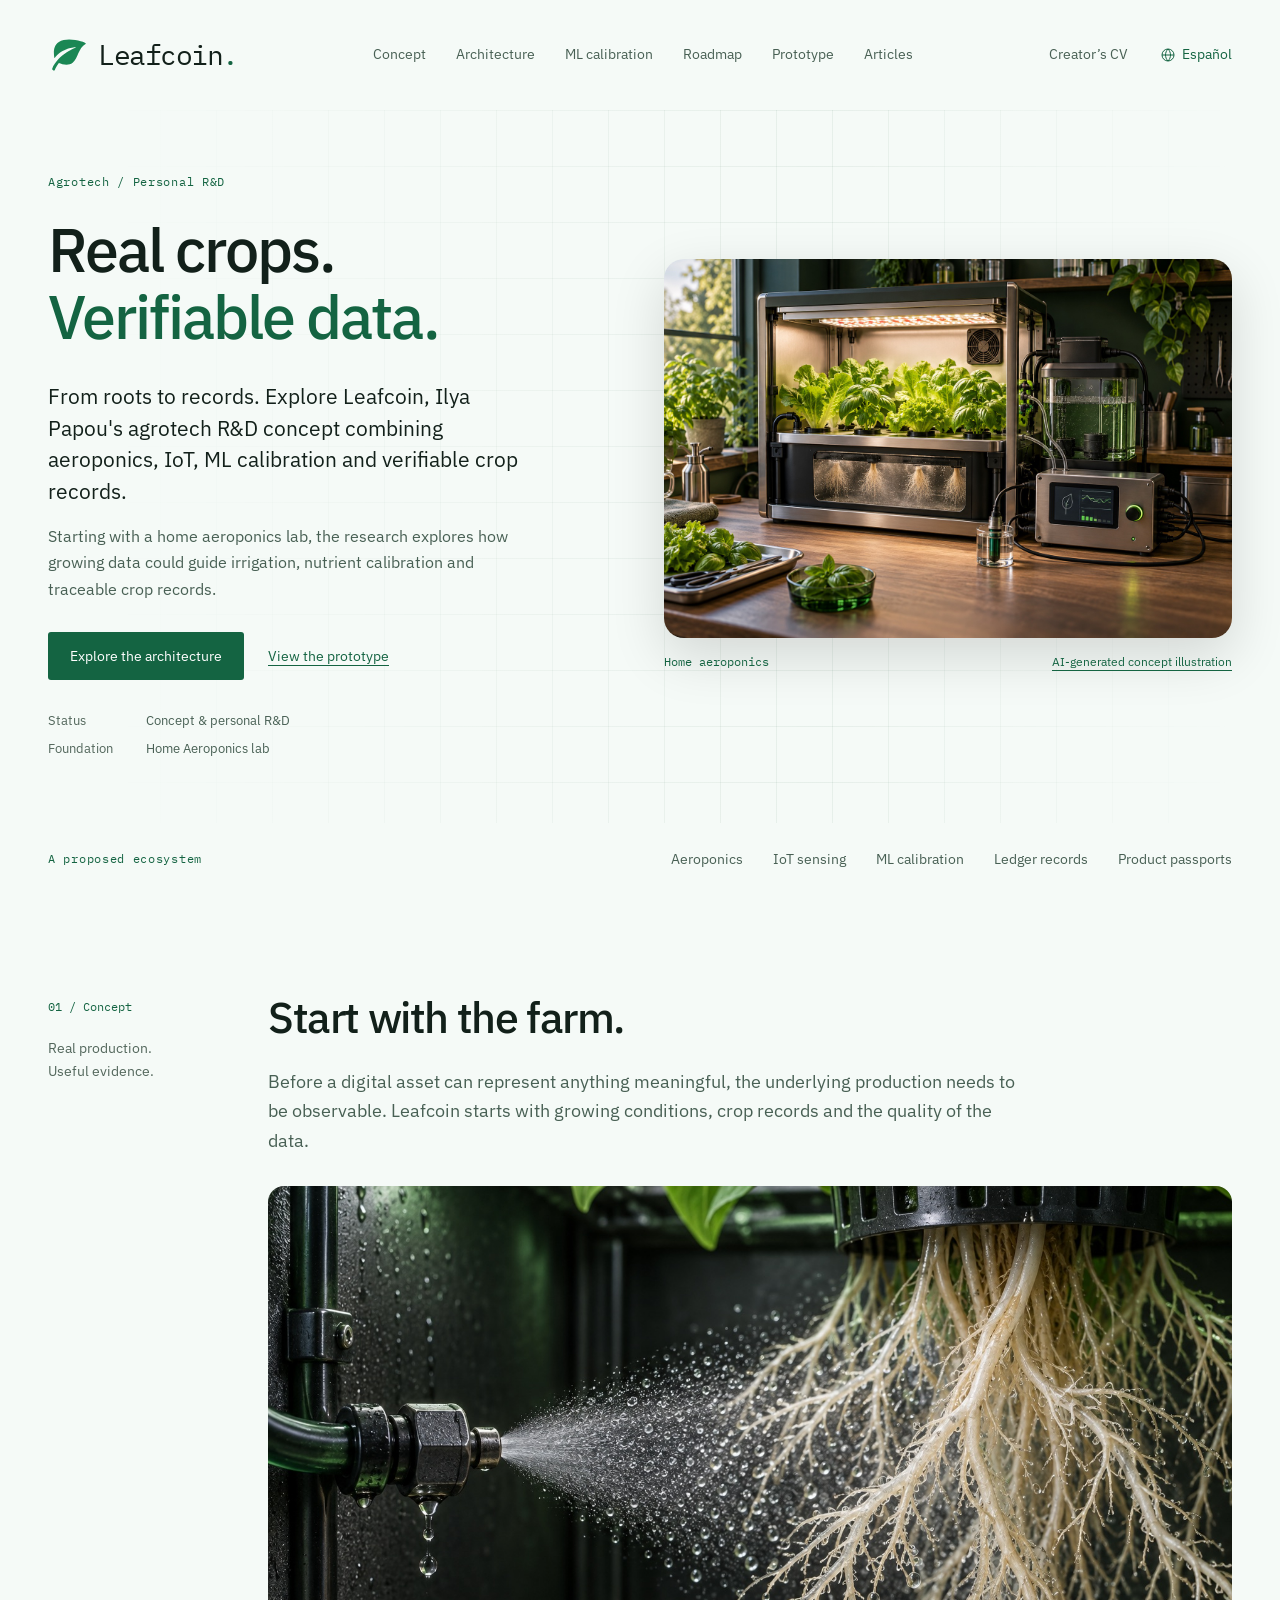
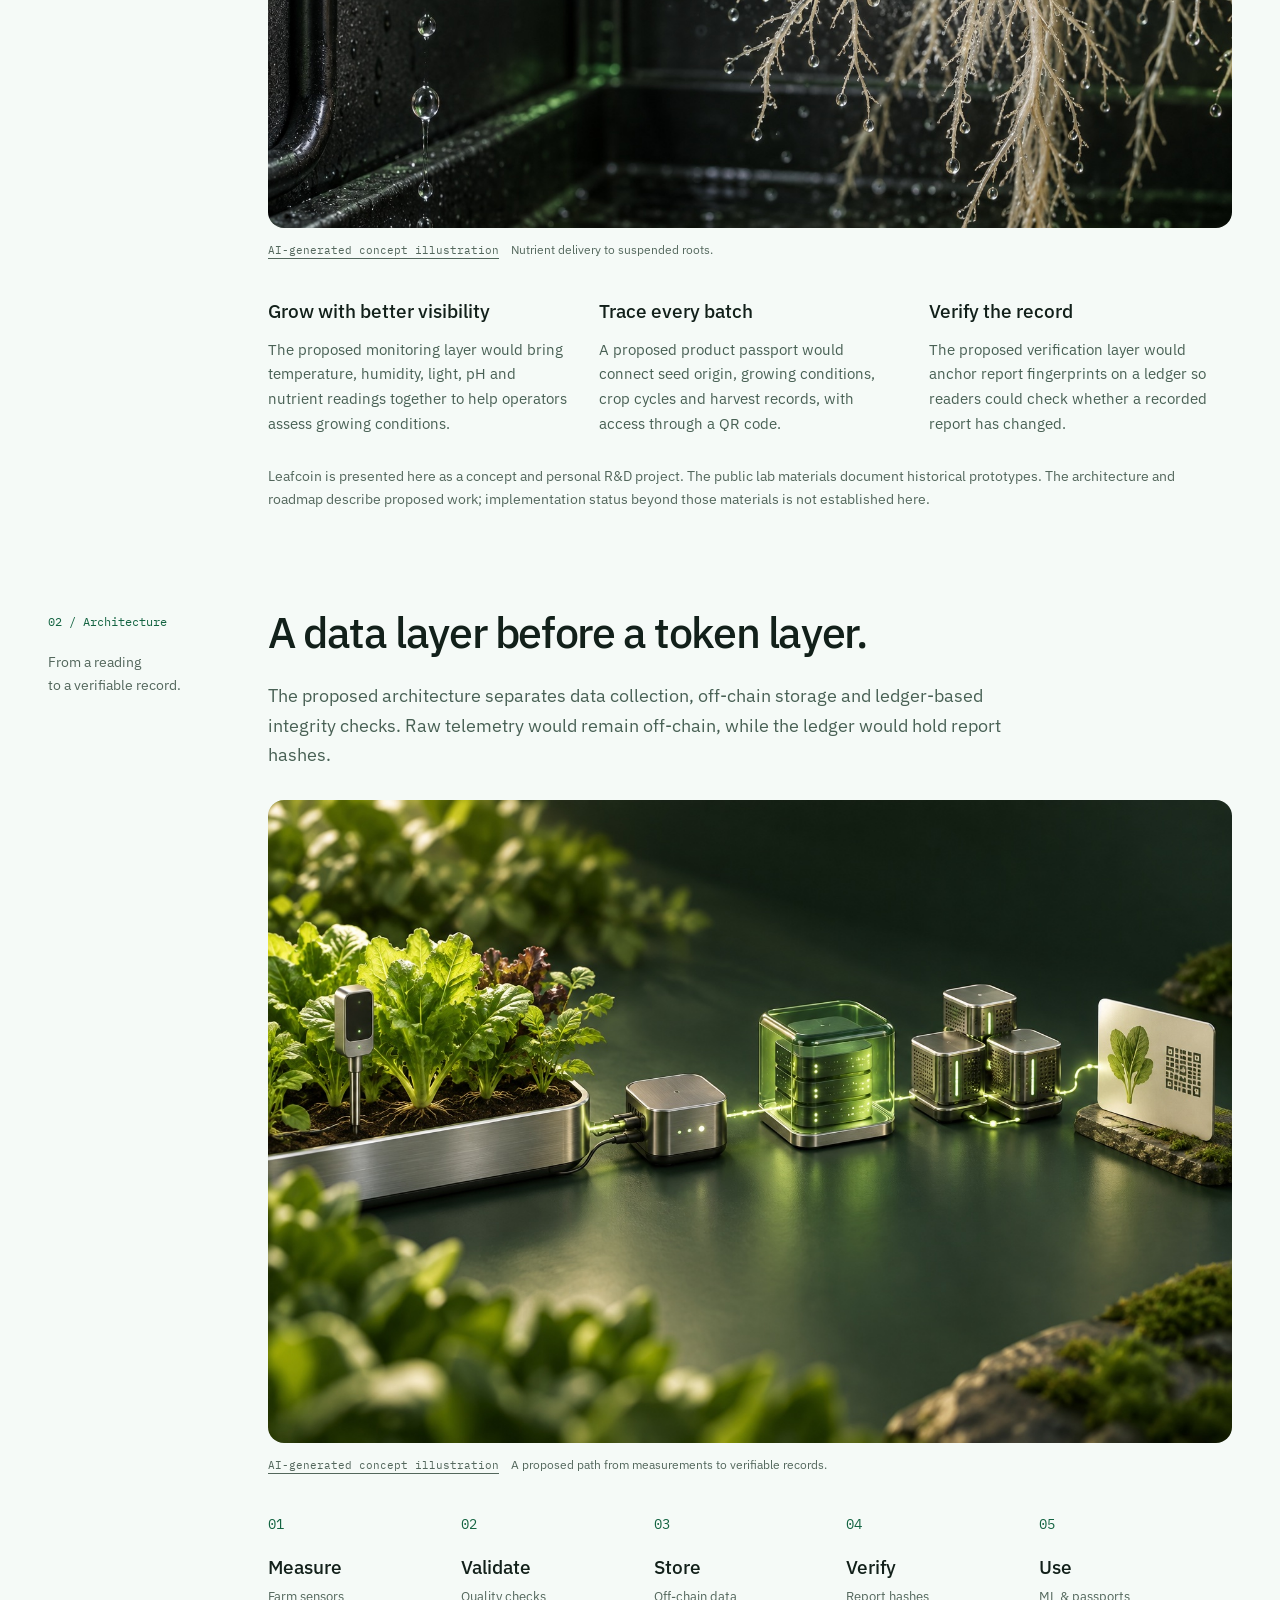
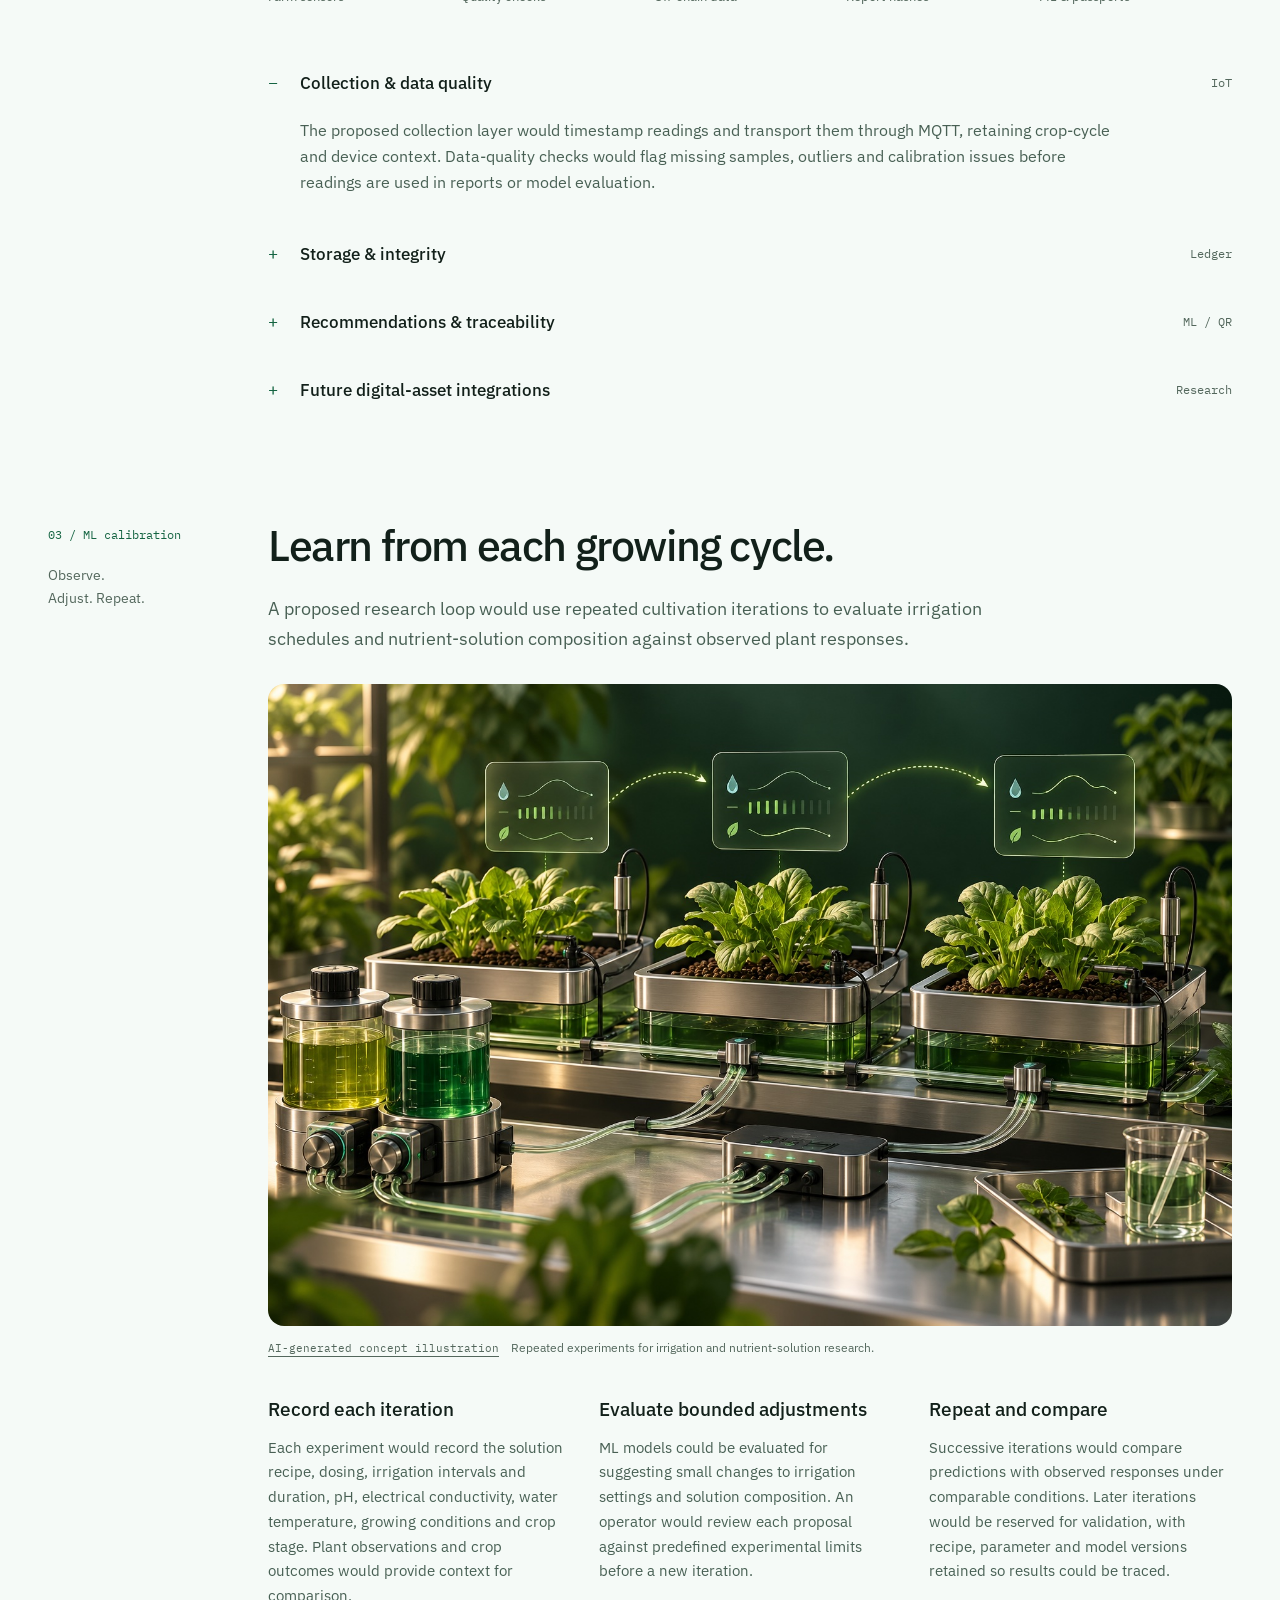
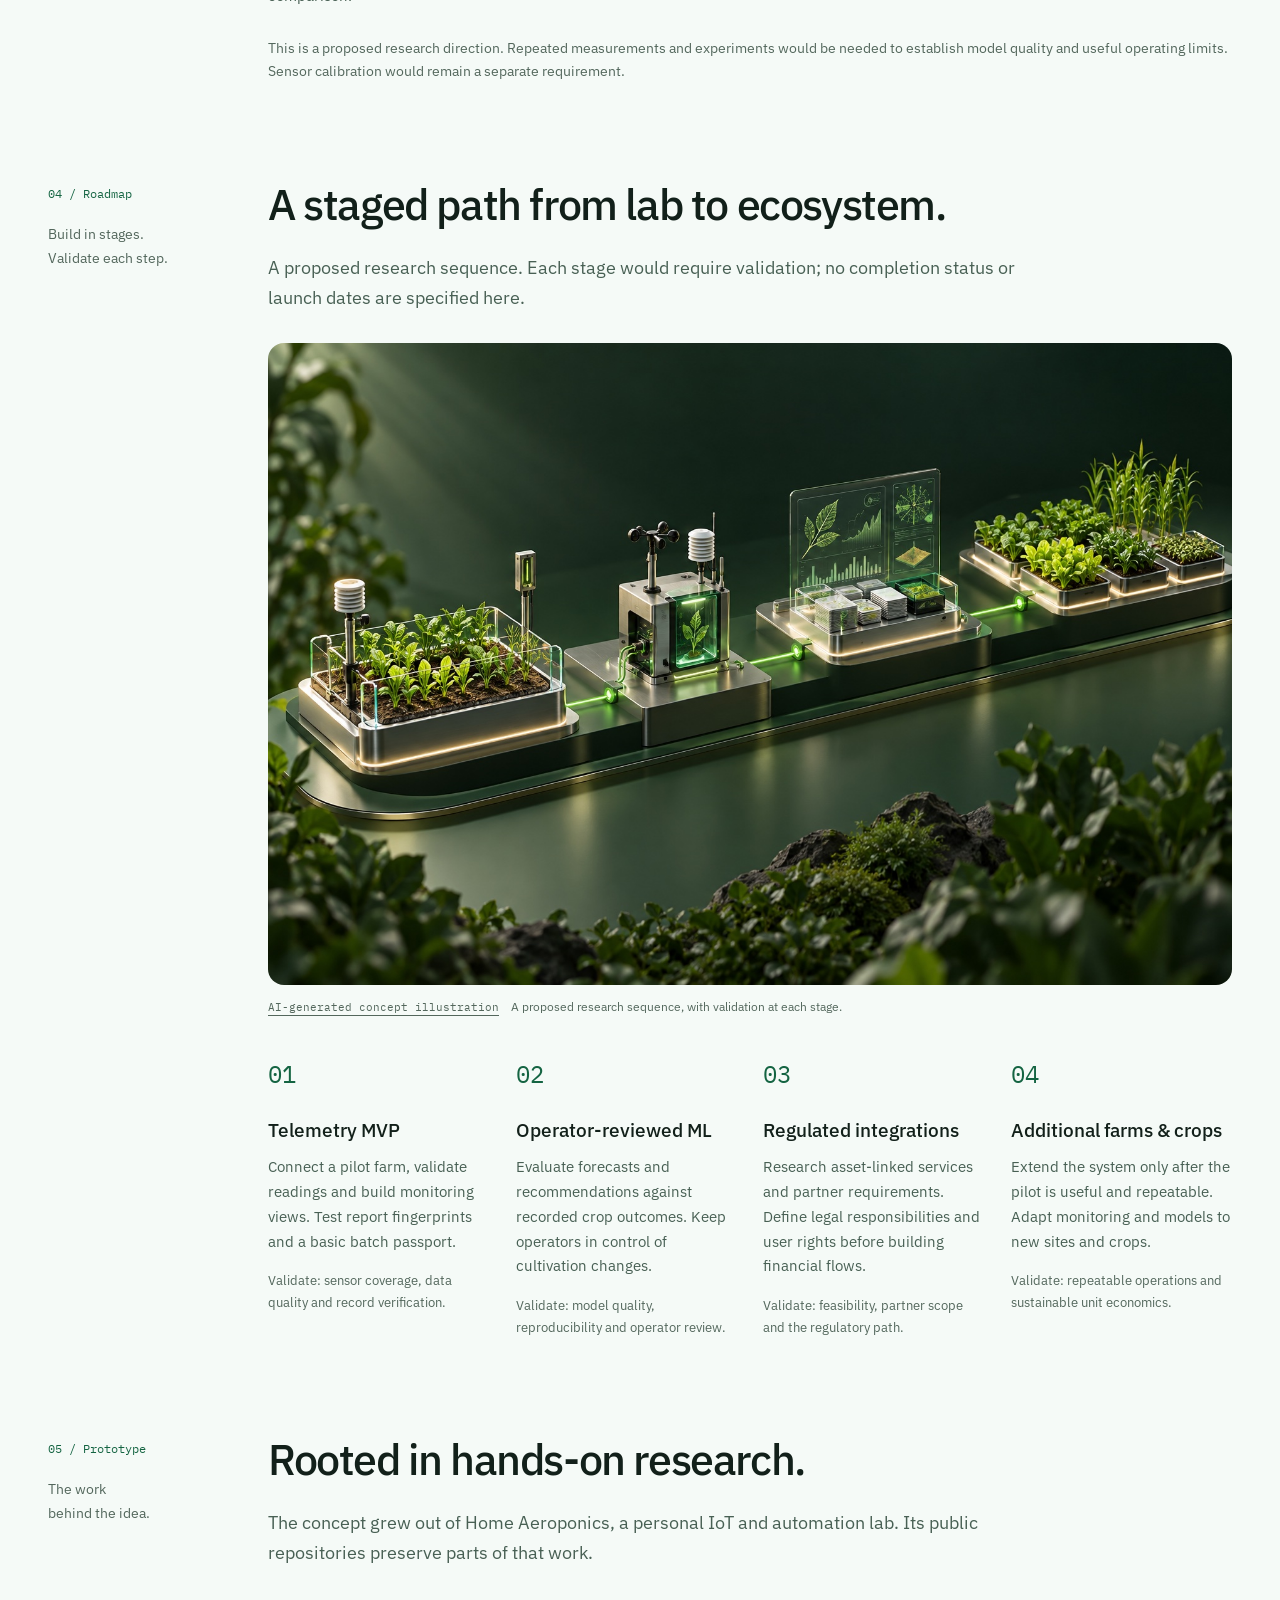
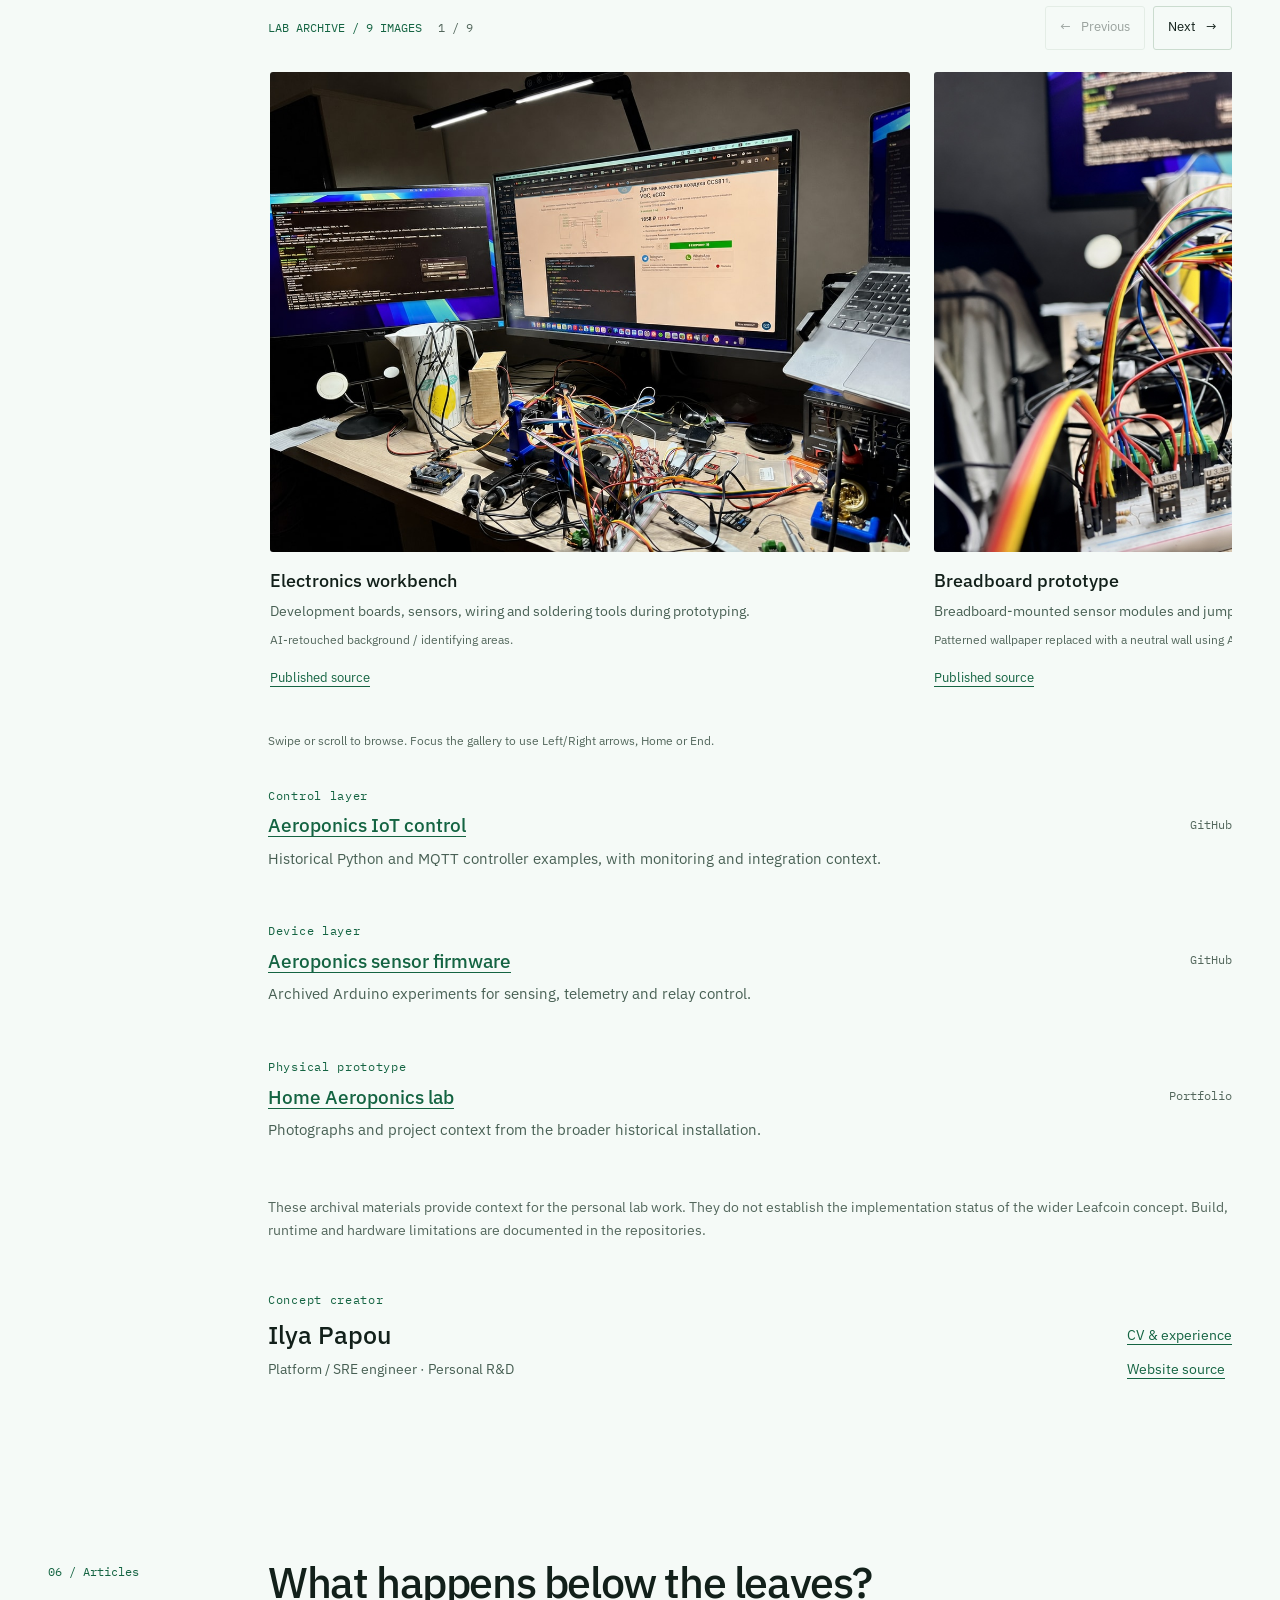
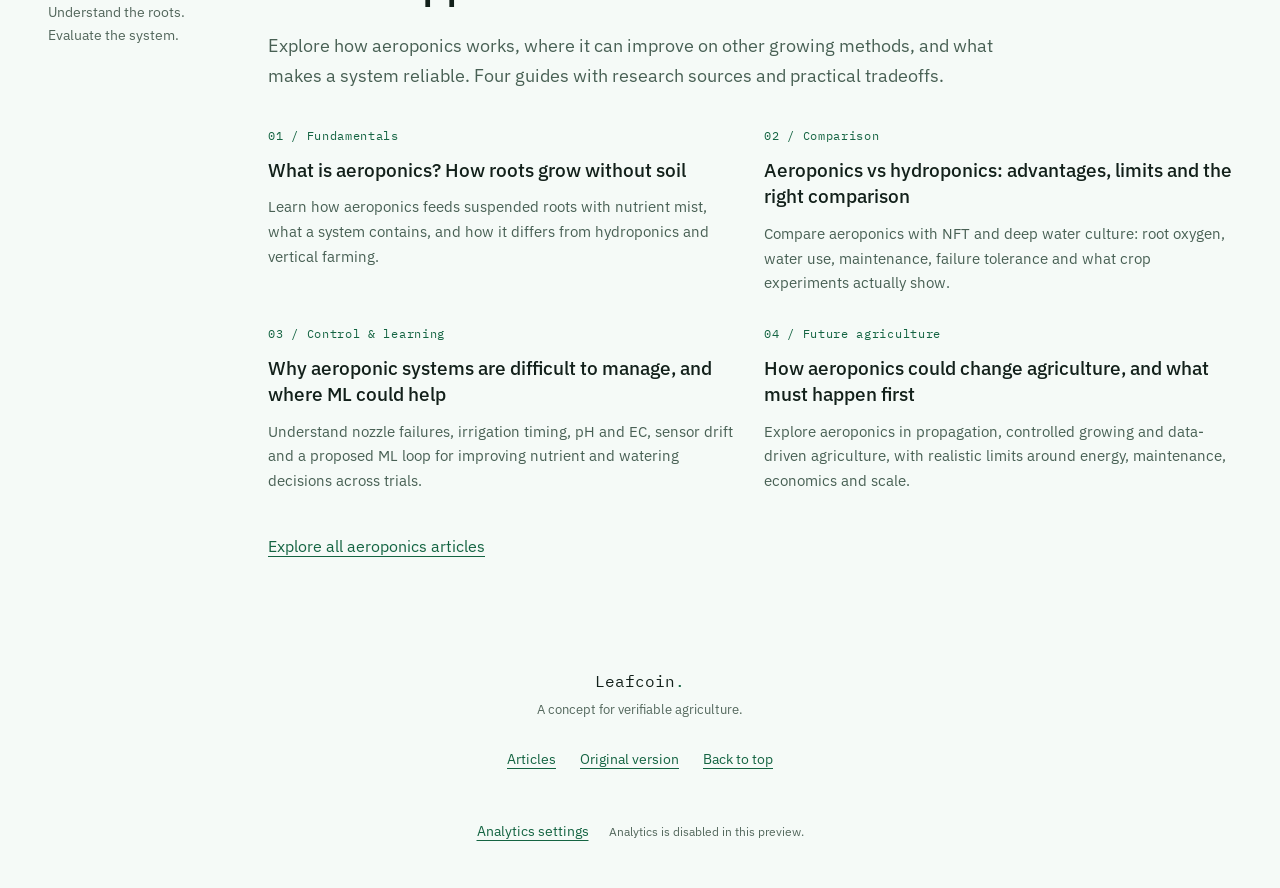
<file: index.html>
<!doctype html>
<html lang="en">
<head>
  <meta charset="utf-8">
  <meta name="viewport" content="width=device-width, initial-scale=1">
  <title>Leafcoin: Real crops. Verifiable data.</title>
  <meta name="description" content="From roots to records. Explore Leafcoin, Ilya Papou's agrotech R&amp;D concept combining aeroponics, IoT, ML calibration and verifiable crop records.">
  <meta name="author" content="Ilya Papou">
  <meta name="robots" content="index, follow, max-image-preview:large">
  <meta name="color-scheme" content="light dark">
  <meta name="theme-color" content="#f5faf7" media="(prefers-color-scheme: light)">
  <meta name="theme-color" content="#081411" media="(prefers-color-scheme: dark)">
  <meta property="og:type" content="website">
  <meta property="og:site_name" content="Leafcoin">
  <meta property="og:locale" content="en_US">
  <meta property="og:title" content="Leafcoin: Real crops. Verifiable data.">
  <meta property="og:description" content="From roots to records. Explore Leafcoin, Ilya Papou's agrotech R&amp;D concept combining aeroponics, IoT, ML calibration and verifiable crop records.">
  <meta property="og:url" content="https://leafcoin.org/">
  <meta property="og:image" content="https://leafcoin.org/assets/images/article-nozzle-roots-detail.jpg">
  <meta property="og:image:type" content="image/jpeg">
  <meta property="og:image:width" content="1536">
  <meta property="og:image:height" content="1024">
  <meta property="og:image:alt" content="AI-generated concept illustration of nutrient mist reaching suspended roots in an aeroponic chamber.">
  <meta name="twitter:card" content="summary_large_image">
  <meta name="twitter:title" content="Leafcoin: Real crops. Verifiable data.">
  <meta name="twitter:description" content="From roots to records. Explore Leafcoin, Ilya Papou's agrotech R&amp;D concept combining aeroponics, IoT, ML calibration and verifiable crop records.">
  <meta name="twitter:image" content="https://leafcoin.org/assets/images/article-nozzle-roots-detail.jpg">
  <meta name="twitter:image:alt" content="AI-generated concept illustration of nutrient mist reaching suspended roots in an aeroponic chamber.">
  <link rel="canonical" href="https://leafcoin.org/">
  <link rel="alternate" hreflang="en" href="https://leafcoin.org/">
  <link rel="alternate" hreflang="es" href="https://leafcoin.org/es/">
  <link rel="alternate" hreflang="x-default" href="https://leafcoin.org/">
  <link rel="describedby" href="llms.txt" type="text/plain" title="Leafcoin concept overview">
  <link rel="alternate" href="index.md" type="text/markdown" title="Leafcoin full concept in Markdown">
  <link rel="describedby" href="concept.jsonld" type="application/ld+json" title="Leafcoin concept and source relationships">
  <link rel="icon" href="assets/favicon-96.png" type="image/png" sizes="96x96">
  <link rel="apple-touch-icon" href="assets/ios_ligth_leafcoin.png">
  <link rel="preload" href="assets/fonts/ibm-plex-sans.ttf" as="font" type="font/ttf" crossorigin>
  <link rel="stylesheet" href="styles.css?v=20261014-es-spacing">
  <link rel="stylesheet" href="gallery.css">
  <link rel="stylesheet" href="articles.css?v=20261014-es-spacing">
  <link rel="stylesheet" href="section-illustrations.css">
  <link rel="stylesheet" href="analytics-ui.css?v=20260930-footer-center">
  <link rel="stylesheet" href="language.css?v=20261014-es">
  <script src="visitor-region.js?v=20261014-es" defer></script>
  <script src="language.js?v=20261014-es" defer></script>
  <script src="site.js?v=20261014-es" defer></script>
  <script src="gallery.js" defer></script>
  <script src="analytics.js?v=20261014-es" defer></script>
  <script type="application/ld+json">
    {
      "@context": "https://schema.org",
      "@graph": [
        {
          "@type": "WebSite",
          "@id": "https://leafcoin.org/#website",
          "url": "https://leafcoin.org/",
          "name": "Leafcoin",
          "alternateName": "leafcoin.org",
          "inLanguage": "en",
          "creator": {"@id": "https://papou.work/#person"}
        },
        {
          "@type": "CreativeWork",
          "@id": "https://leafcoin.org/#concept",
          "name": "Leafcoin: Real crops. Verifiable data.",
          "description": "From roots to records. Explore Leafcoin, Ilya Papou's agrotech R&D concept combining aeroponics, IoT, ML calibration and verifiable crop records. Besu with QBFT is being considered for a permissioned EVM network in the proposed architecture.",
          "creativeWorkStatus": "Concept / personal R&D",
          "url": "https://leafcoin.org/",
          "inLanguage": "en",
          "isPartOf": {"@id": "https://leafcoin.org/#website"},
          "creator": {"@id": "https://papou.work/#person"},
          "mainEntityOfPage": {"@id": "https://leafcoin.org/#webpage"},
          "image": {"@id": "https://leafcoin.org/#image-article-nozzle-roots-detail"},
          "subjectOf": [
            {"@type": "WebPage", "url": "https://papou.work/portfolio.html#home"}
          ]
        },
        {
          "@type": "Person",
          "@id": "https://papou.work/#person",
          "name": "Ilya Papou",
          "url": "https://papou.work/",
          "sameAs": ["https://github.com/pilprod", "https://www.linkedin.com/in/pilprod/"]
        },
        {
          "@type": "WebPage",
          "@id": "https://leafcoin.org/#webpage",
          "url": "https://leafcoin.org/",
          "name": "Leafcoin: Real crops. Verifiable data.",
          "inLanguage": "en",
          "isPartOf": {"@id": "https://leafcoin.org/#website"},
          "mainEntity": {"@id": "https://leafcoin.org/#concept"},
          "primaryImageOfPage": {"@id": "https://leafcoin.org/#image-article-nozzle-roots-detail"}
        },
        {
          "@type": "ImageObject",
          "@id": "https://leafcoin.org/#image-article-nozzle-roots-detail",
          "contentUrl": "https://leafcoin.org/assets/images/article-nozzle-roots-detail.jpg",
          "width": 1536,
          "height": 1024,
          "caption": "AI-generated concept illustration of nutrient mist reaching suspended roots in an aeroponic chamber.",
          "creativeWorkStatus": "AI-generated concept illustration",
          "isBasedOn": "https://leafcoin.org/docs/generated-illustrations.md#article-nozzle-roots-detail"
        }
      ]
    }
  </script>
</head>
<body>
  <a class="skip-link" href="#main">Skip to content</a>
  <header class="site-toolbar">
    <a class="site-brand" href="./" aria-label="Leafcoin home"><img src="assets/leafcoin_revert.svg" width="36" height="36" alt="" aria-hidden="true">Leafcoin<span aria-hidden="true">.</span></a>
    <a class="language-switch" data-language-switch href="es/" lang="es" hreflang="es" aria-label="Read in Spanish"><svg class="language-symbol" viewBox="0 0 24 24" fill="none" stroke="currentColor" stroke-width="1.5" aria-hidden="true"><circle cx="12" cy="12" r="9"></circle><path d="M3 12h18M12 3c-5 5-5 13 0 18M12 3c5 5 5 13 0 18"></path></svg><span class="language-name">Español</span><span class="language-code" aria-hidden="true">ES</span></a>
    <button class="menu-toggle" type="button" aria-controls="site-menu" aria-expanded="false" aria-label="Open menu">
      <span class="menu-toggle-label">Menu</span>
      <span class="menu-toggle-icon" aria-hidden="true"><span></span><span></span><span></span></span>
    </button>
    <div class="toolbar-links" id="site-menu">
      <nav aria-label="Main navigation">
        <a href="#concept">Concept</a>
        <a href="#architecture">Architecture</a>
        <a href="#calibration">ML calibration</a>
        <a href="#roadmap">Roadmap</a>
        <a href="#prototype">Prototype</a>
        <a href="articles/index.html">Articles</a>
      </nav>
      <a class="creator-link" href="https://papou.work/">Creator’s CV</a>
    </div>
  </header>

  <main id="main" class="document">
    <section class="hero" aria-labelledby="hero-title">
      <div class="hero-copy">
        <p class="eyebrow">Agrotech / Personal R&amp;D</p>
        <h1 id="hero-title">Real crops.<br><span>Verifiable data.</span></h1>
        <p class="hero-description">From roots to records. Explore Leafcoin, Ilya Papou's agrotech R&amp;D concept combining aeroponics, IoT, ML calibration and verifiable crop records.</p>
        <p class="hero-context">Starting with a home aeroponics lab, the research explores how growing data could guide irrigation, nutrient calibration and traceable crop records.</p>
        <div class="hero-links">
          <a class="primary-link" href="#architecture">Explore the architecture</a>
          <a class="text-link" href="#prototype">View the prototype</a>
        </div>
        <dl class="project-meta">
          <div><dt>Status</dt><dd>Concept &amp; personal R&amp;D</dd></div>
          <div><dt>Foundation</dt><dd>Home Aeroponics lab</dd></div>
        </dl>
      </div>
      <figure class="hero-figure">
        <img src="assets/images/hero-home-lab.jpg" width="1536" height="1024" fetchpriority="high" decoding="async" alt="AI-generated concept illustration for Leafcoin (leafcoin.org): a compact home aeroponics lab with plants, grow lighting, a nutrient reservoir and a controller.">
        <figcaption><span class="photo-label">Home aeroponics</span><span><a href="docs/generated-illustrations.md#hero">AI-generated concept illustration</a></span></figcaption>
      </figure>
    </section>

    <div class="research-layers" aria-label="Proposed ecosystem layers"><span class="eyebrow">A proposed ecosystem</span><ul><li>Aeroponics</li><li>IoT sensing</li><li>ML calibration</li><li>Ledger records</li><li>Product passports</li></ul></div>

    <section id="concept" class="content-section" aria-labelledby="concept-title">
      <div class="section-label"><span>01 / Concept</span><p>Real production.<br>Useful evidence.</p></div>
      <div class="section-content">
        <h2 id="concept-title">Start with the farm.</h2>
        <p class="section-intro">Before a digital asset can represent anything meaningful, the underlying production needs to be observable. Leafcoin starts with growing conditions, crop records and the quality of the data.</p>
        <figure class="section-illustration">
          <img src="assets/images/article-nozzle-roots-detail.jpg" width="1536" height="1024" loading="lazy" decoding="async" alt="AI-generated concept illustration of nutrient mist reaching suspended roots in an aeroponic chamber.">
          <figcaption><a class="section-illustration-label" href="docs/generated-illustrations.md#article-nozzle-roots-detail">AI-generated concept illustration</a><span>Nutrient delivery to suspended roots.</span></figcaption>
        </figure>
        <div class="principles">
          <article><h3>Grow with better visibility</h3><p>The proposed monitoring layer would bring temperature, humidity, light, pH and nutrient readings together to help operators assess growing conditions.</p></article>
          <article><h3>Trace every batch</h3><p>A proposed product passport would connect seed origin, growing conditions, crop cycles and harvest records, with access through a QR code.</p></article>
          <article><h3>Verify the record</h3><p>The proposed verification layer would anchor report fingerprints on a ledger so readers could check whether a recorded report has changed.</p></article>
        </div>
        <p class="scope-note">Leafcoin is presented here as a concept and personal R&amp;D project. The public lab materials document historical prototypes. The architecture and roadmap describe proposed work; implementation status beyond those materials is not established here.</p>
      </div>
    </section>

    <section id="architecture" class="content-section" aria-labelledby="architecture-title">
      <div class="section-label"><span>02 / Architecture</span><p>From a reading<br>to a verifiable record.</p></div>
      <div class="section-content">
        <h2 id="architecture-title">A data layer before a token layer.</h2>
        <p class="section-intro">The proposed architecture separates data collection, off-chain storage and ledger-based integrity checks. Raw telemetry would remain off-chain, while the ledger would hold report hashes.</p>
        <figure class="section-illustration">
          <img src="assets/images/section-architecture.jpg" width="1536" height="1024" loading="lazy" decoding="async" alt="AI-generated concept illustration linking crop sensors, a gateway, off-chain storage, ledger modules and a batch passport.">
          <figcaption><a class="section-illustration-label" href="docs/generated-illustrations.md#architecture">AI-generated concept illustration</a><span>A proposed path from measurements to verifiable records.</span></figcaption>
        </figure>
        <ol class="data-flow" aria-label="Proposed data flow">
          <li><span>01</span><strong>Measure</strong><small>Farm sensors</small></li>
          <li><span>02</span><strong>Validate</strong><small>Quality checks</small></li>
          <li><span>03</span><strong>Store</strong><small>Off-chain data</small></li>
          <li><span>04</span><strong>Verify</strong><small>Report hashes</small></li>
          <li><span>05</span><strong>Use</strong><small>ML &amp; passports</small></li>
        </ol>
        <div class="architecture-details">
          <details open>
            <summary><span>Collection &amp; data quality</span><span class="detail-category">IoT</span></summary>
            <div class="detail-copy"><p>The proposed collection layer would timestamp readings and transport them through MQTT, retaining crop-cycle and device context. Data-quality checks would flag missing samples, outliers and calibration issues before readings are used in reports or model evaluation.</p></div>
          </details>
          <details>
            <summary><span>Storage &amp; integrity</span><span class="detail-category">Ledger</span></summary>
            <div class="detail-copy"><p>The proposed design would store raw telemetry off-chain in an access-controlled repository and record report hashes on a ledger. A matching hash can indicate that a report has not changed since it was recorded; it does not establish the accuracy of the underlying sensor readings.</p><p>Besu with QBFT consensus is being considered as an option for a permissioned EVM network. Network membership, validator governance, operation and verification design would require evaluation.</p><p>Permissioning and consensus do not by themselves guarantee transaction confidentiality. Data visibility, access controls and any confidentiality mechanism would require separate design and validation.</p></div>
          </details>
          <details>
            <summary><span>Recommendations &amp; traceability</span><span class="detail-category">ML / QR</span></summary>
            <div class="detail-copy"><p>The research direction includes evaluating ML models for forecasts and cultivation recommendations using validated data, with operator review before any cultivation changes. Dataset and model versioning would support investigation of recommendations.</p><p>A proposed batch passport would bring together seed origin, growing conditions, nutrient records, crop-cycle dates and harvest history. Which records could be shared, and with whom, would depend on access rules defined and validated for the implementation.</p></div>
          </details>
          <details>
            <summary><span>Future digital-asset integrations</span><span class="detail-category">Research</span></summary>
            <div class="detail-copy"><p>The concept explores whether verifiable production records could support asset-linked services. Token design, asset rights, custody, valuation and redemption are research questions.</p><p>The feasibility of any financial integration would require evaluation of applicable rules, responsibilities and any necessary authorisations. Partnership, investment and approval status are not established by the materials presented here.</p></div>
          </details>
        </div>
      </div>
    </section>

    <section id="calibration" class="content-section" aria-labelledby="calibration-title">
      <div class="section-label"><span>03 / ML calibration</span><p>Observe.<br>Adjust. Repeat.</p></div>
      <div class="section-content">
        <h2 id="calibration-title">Learn from each growing cycle.</h2>
        <p class="section-intro">A proposed research loop would use repeated cultivation iterations to evaluate irrigation schedules and nutrient-solution composition against observed plant responses.</p>
        <figure class="section-illustration">
          <img src="assets/images/section-calibration.jpg" width="1536" height="1024" loading="lazy" decoding="async" alt="AI-generated concept illustration of three comparable cultivation experiments with irrigation equipment, nutrient dosing reservoirs and sensing probes.">
          <figcaption><a class="section-illustration-label" href="docs/generated-illustrations.md#calibration">AI-generated concept illustration</a><span>Repeated experiments for irrigation and nutrient-solution research.</span></figcaption>
        </figure>
        <div class="principles">
          <article><h3>Record each iteration</h3><p>Each experiment would record the solution recipe, dosing, irrigation intervals and duration, pH, electrical conductivity, water temperature, growing conditions and crop stage. Plant observations and crop outcomes would provide context for comparison.</p></article>
          <article><h3>Evaluate bounded adjustments</h3><p>ML models could be evaluated for suggesting small changes to irrigation settings and solution composition. An operator would review each proposal against predefined experimental limits before a new iteration.</p></article>
          <article><h3>Repeat and compare</h3><p>Successive iterations would compare predictions with observed responses under comparable conditions. Later iterations would be reserved for validation, with recipe, parameter and model versions retained so results could be traced.</p></article>
        </div>
        <p class="scope-note">This is a proposed research direction. Repeated measurements and experiments would be needed to establish model quality and useful operating limits. Sensor calibration would remain a separate requirement.</p>
      </div>
    </section>

    <section id="roadmap" class="content-section" aria-labelledby="roadmap-title">
      <div class="section-label"><span>04 / Roadmap</span><p>Build in stages.<br>Validate each step.</p></div>
      <div class="section-content">
        <h2 id="roadmap-title">A staged path from lab to ecosystem.</h2>
        <p class="section-intro">A proposed research sequence. Each stage would require validation; no completion status or launch dates are specified here.</p>
        <figure class="section-illustration">
          <img src="assets/images/section-roadmap.jpg" width="1536" height="1024" loading="lazy" decoding="async" alt="AI-generated concept illustration of four connected research stages combining crops, sensing, evaluation and additional growing modules.">
          <figcaption><a class="section-illustration-label" href="docs/generated-illustrations.md#roadmap">AI-generated concept illustration</a><span>A proposed research sequence, with validation at each stage.</span></figcaption>
        </figure>
        <ol class="roadmap">
          <li><span class="phase-number">01</span><div><h3>Telemetry MVP</h3><p>Connect a pilot farm, validate readings and build monitoring views. Test report fingerprints and a basic batch passport.</p><p class="phase-check">Validate: sensor coverage, data quality and record verification.</p></div></li>
          <li><span class="phase-number">02</span><div><h3>Operator-reviewed ML</h3><p>Evaluate forecasts and recommendations against recorded crop outcomes. Keep operators in control of cultivation changes.</p><p class="phase-check">Validate: model quality, reproducibility and operator review.</p></div></li>
          <li><span class="phase-number">03</span><div><h3>Regulated integrations</h3><p>Research asset-linked services and partner requirements. Define legal responsibilities and user rights before building financial flows.</p><p class="phase-check">Validate: feasibility, partner scope and the regulatory path.</p></div></li>
          <li><span class="phase-number">04</span><div><h3>Additional farms &amp; crops</h3><p>Extend the system only after the pilot is useful and repeatable. Adapt monitoring and models to new sites and crops.</p><p class="phase-check">Validate: repeatable operations and sustainable unit economics.</p></div></li>
        </ol>
      </div>
    </section>

    <section id="prototype" class="content-section prototype-section" aria-labelledby="prototype-title">
      <div class="section-label"><span>05 / Prototype</span><p>The work<br>behind the idea.</p></div>
      <div class="section-content">
        <h2 id="prototype-title">Rooted in hands-on research.</h2>
        <p class="section-intro">The concept grew out of Home Aeroponics, a personal IoT and automation lab. Its public repositories preserve parts of that work.</p>
        <div class="evidence-gallery" data-lab-gallery role="region" aria-roledescription="carousel" aria-label="Aeroponics lab photographs">
          <div class="gallery-toolbar">
            <div class="gallery-meta">
              <p class="gallery-kicker">LAB ARCHIVE / 9 IMAGES</p>
              <p class="gallery-count" data-gallery-counter role="status" aria-live="polite" aria-atomic="true">1 / 9</p>
            </div>
            <div class="gallery-controls" data-gallery-controls hidden>
              <button class="gallery-control" type="button" data-gallery-previous aria-controls="lab-gallery-track" aria-label="Previous lab photograph"><span aria-hidden="true">←</span> Previous</button>
              <button class="gallery-control" type="button" data-gallery-next aria-controls="lab-gallery-track" aria-label="Next lab photograph">Next <span aria-hidden="true">→</span></button>
            </div>
          </div>
          <ol class="gallery-track" id="lab-gallery-track" data-gallery-track tabindex="0" aria-label="Lab image gallery" aria-describedby="lab-gallery-help">
            <li class="gallery-slide" data-gallery-slide aria-label="1 of 9: Electronics workbench">
              <figure aria-labelledby="lab-photo-electronics-workbench">
                <a class="gallery-media" href="assets/images/electronics-workbench.jpg" aria-label="Open full image: Electronics workbench">
                  <img src="assets/images/electronics-workbench.jpg" width="1200" height="900" loading="lazy" decoding="async" alt="Development boards, sensors, wiring and soldering tools during prototyping.">
                </a>
                <figcaption>
                  <h3 id="lab-photo-electronics-workbench">Electronics workbench</h3>
                  <p>Development boards, sensors, wiring and soldering tools during prototyping.</p>
                  <small class="gallery-retouch">AI-retouched background / identifying areas.</small>
                  <a class="gallery-source" href="https://github.com/pilprod/aeroponics-iot-control/blob/9057bcd017df480416863801cf507760f6c2b6da/docs/images/electronics-workbench.jpg">Published source</a>
                </figcaption>
              </figure>
            </li>
            <li class="gallery-slide" data-gallery-slide aria-label="2 of 9: Breadboard prototype">
              <figure aria-labelledby="lab-photo-breadboard-prototype">
                <a class="gallery-media" href="assets/images/breadboard-prototype-privacy-20260909.jpg" aria-label="Open full image: Breadboard prototype">
                  <img src="assets/images/breadboard-prototype-privacy-20260909.jpg" width="1024" height="768" loading="lazy" decoding="async" alt="Breadboard-mounted sensor modules and jumper wiring during controller prototyping.">
                </a>
                <figcaption>
                  <h3 id="lab-photo-breadboard-prototype">Breadboard prototype</h3>
                  <p>Breadboard-mounted sensor modules and jumper wiring during controller prototyping.</p>
                  <small class="gallery-retouch">Patterned wallpaper replaced with a neutral wall using AI assistance for privacy.</small>
                  <a class="gallery-source" href="https://github.com/pilprod/aeroponics-iot-control/blob/83f7e6a2a1ab138aa541010033e774c1c7a1783b/docs/images/breadboard-prototype-privacy-20260909.jpg">Published source</a>
                </figcaption>
              </figure>
            </li>
            <li class="gallery-slide" data-gallery-slide aria-label="3 of 9: Power shield">
              <figure aria-labelledby="lab-photo-power-shield">
                <a class="gallery-media gallery-media--portrait" href="assets/images/power-shield.jpg" aria-label="Open full image: Power shield" style="--gallery-image: url('assets/images/power-shield.jpg')">
                  <img src="assets/images/power-shield.jpg" width="1086" height="1448" loading="lazy" decoding="async" alt="A commercial power shield integrated into the electronics assembly.">
                </a>
                <figcaption>
                  <h3 id="lab-photo-power-shield">Power shield</h3>
                  <p>A commercial power shield integrated into the electronics assembly.</p>
                  <small class="gallery-retouch">AI-retouched background / identifying areas.</small>
                  <a class="gallery-source" href="https://github.com/pilprod/aeroponics-iot-control/blob/9057bcd017df480416863801cf507760f6c2b6da/docs/images/power-shield.jpg">Published source</a>
                </figcaption>
              </figure>
            </li>
            <li class="gallery-slide" data-gallery-slide aria-label="4 of 9: Lighting and ventilation">
              <figure aria-labelledby="lab-photo-lighting-ventilation">
                <a class="gallery-media gallery-media--portrait" href="assets/images/lighting-ventilation.jpg" aria-label="Open full image: Lighting and ventilation" style="--gallery-image: url('assets/images/lighting-ventilation.jpg')">
                  <img src="assets/images/lighting-ventilation.jpg" width="1086" height="1448" loading="lazy" decoding="async" alt="Suspended fixtures, ventilation equipment and wiring inside the enclosure.">
                </a>
                <figcaption>
                  <h3 id="lab-photo-lighting-ventilation">Lighting and ventilation</h3>
                  <p>Suspended fixtures, ventilation equipment and wiring inside the enclosure.</p>
                  <small class="gallery-retouch">AI-retouched background / identifying areas.</small>
                  <a class="gallery-source" href="https://github.com/pilprod/aeroponics-iot-control/blob/9057bcd017df480416863801cf507760f6c2b6da/docs/images/lighting-ventilation.jpg">Published source</a>
                </figcaption>
              </figure>
            </li>
            <li class="gallery-slide" data-gallery-slide aria-label="5 of 9: Home Assistant dashboard">
              <figure aria-labelledby="lab-photo-home-assistant-dashboard">
                <a class="gallery-media" href="assets/images/home-assistant-dashboard-privacy-20260909.jpg" aria-label="Open full image: Home Assistant dashboard">
                  <img src="assets/images/home-assistant-dashboard-privacy-20260909.jpg" width="1024" height="768" loading="lazy" decoding="async" alt="Climate and water measurements, lighting controls and device states.">
                </a>
                <figcaption>
                  <h3 id="lab-photo-home-assistant-dashboard">Home Assistant dashboard</h3>
                  <p>Climate and water measurements, lighting controls and device states.</p>
                  <small class="gallery-retouch">Patterned wallpaper replaced with a neutral wall using AI assistance for privacy.</small>
                  <a class="gallery-source" href="https://github.com/pilprod/aeroponics-iot-control/blob/994f20e27f54e8f3659731089f2d0208cead39c1/docs/images/home-assistant-dashboard-privacy-20260909.jpg">Published source</a>
                </figcaption>
              </figure>
            </li>
            <li class="gallery-slide" data-gallery-slide aria-label="6 of 9: Enclosure camera">
              <figure aria-labelledby="lab-photo-enclosure-camera">
                <a class="gallery-media gallery-media--portrait" href="assets/images/enclosure-camera.jpg" aria-label="Open full image: Enclosure camera" style="--gallery-image: url('assets/images/enclosure-camera.jpg')">
                  <img src="assets/images/enclosure-camera.jpg" width="1086" height="1448" loading="lazy" decoding="async" alt="Camera placement within the experimental installation.">
                </a>
                <figcaption>
                  <h3 id="lab-photo-enclosure-camera">Enclosure camera</h3>
                  <p>Camera placement within the experimental installation.</p>
                  <small class="gallery-retouch">AI-retouched background / identifying areas.</small>
                  <a class="gallery-source" href="https://github.com/pilprod/aeroponics-iot-control/blob/9057bcd017df480416863801cf507760f6c2b6da/docs/images/enclosure-camera.jpg">Published source</a>
                </figcaption>
              </figure>
            </li>
            <li class="gallery-slide" data-gallery-slide aria-label="7 of 9: Water system">
              <figure aria-labelledby="lab-photo-water-system">
                <a class="gallery-media gallery-media--portrait" href="assets/images/water-system.jpg" aria-label="Open full image: Water system" style="--gallery-image: url('assets/images/water-system.jpg')">
                  <img src="assets/images/water-system.jpg" width="1085" height="1450" loading="lazy" decoding="async" alt="Reservoirs, dosing pumps, valves, tubing and circulation plumbing.">
                </a>
                <figcaption>
                  <h3 id="lab-photo-water-system">Water system</h3>
                  <p>Reservoirs, dosing pumps, valves, tubing and circulation plumbing.</p>
                  <small class="gallery-retouch">AI-retouched background / identifying areas.</small>
                  <a class="gallery-source" href="https://github.com/pilprod/aeroponics-iot-control/blob/9057bcd017df480416863801cf507760f6c2b6da/docs/images/water-system.jpg">Published source</a>
                </figcaption>
              </figure>
            </li>
            <li class="gallery-slide" data-gallery-slide aria-label="8 of 9: Wiring and I/O diagram">
              <figure aria-labelledby="lab-photo-wiring-diagram">
                <a class="gallery-media gallery-media--diagram" href="assets/images/wiring-diagram.jpg" aria-label="Open full image: Wiring and I/O diagram">
                  <img src="assets/images/wiring-diagram.jpg" width="1024" height="768" loading="lazy" decoding="async" alt="Original component-connection drawing from system design.">
                </a>
                <figcaption>
                  <h3 id="lab-photo-wiring-diagram">Wiring and I/O diagram</h3>
                  <p>Original component-connection drawing from system design.</p>
                  <a class="gallery-source" href="https://github.com/pilprod/aeroponics-iot-control/blob/9057bcd017df480416863801cf507760f6c2b6da/docs/images/wiring-diagram.jpg">Published source</a>
                </figcaption>
              </figure>
            </li>
            <li class="gallery-slide" data-gallery-slide aria-label="9 of 9: Root chamber">
              <figure aria-labelledby="lab-photo-root-chamber">
                <a class="gallery-media gallery-media--portrait" href="assets/images/root-chamber-original-1536.jpg" aria-label="Open full image: Root chamber" style="--gallery-image: url('assets/images/root-chamber.webp')">
                  <img src="assets/images/root-chamber.webp" width="1536" height="2048" loading="lazy" decoding="async" alt="Suspended roots and internal tubing in the chamber.">
                </a>
                <figcaption>
                  <h3 id="lab-photo-root-chamber">Root chamber</h3>
                  <p>Suspended roots and internal tubing in the chamber.</p>
                  <a class="gallery-source" href="https://github.com/pilprod/aeroponics-iot-control/blob/7c0c97df694f764d4c7354408b18146c63ca5864/docs/images/root-chamber.jpg">Published source</a>
                </figcaption>
              </figure>
            </li>
          </ol>
          <p class="gallery-help" id="lab-gallery-help">Swipe or scroll to browse. Focus the gallery to use Left/Right arrows, Home or End.</p>
        </div>
        <div class="source-list">
          <article><div><p class="eyebrow">Control layer</p><h3><a href="https://github.com/pilprod/aeroponics-iot-control">Aeroponics IoT control</a></h3><p>Historical Python and MQTT controller examples, with monitoring and integration context.</p></div><span class="source-type">GitHub</span></article>
          <article><div><p class="eyebrow">Device layer</p><h3><a href="https://github.com/pilprod/aeroponics-sensor-firmware">Aeroponics sensor firmware</a></h3><p>Archived Arduino experiments for sensing, telemetry and relay control.</p></div><span class="source-type">GitHub</span></article>
          <article><div><p class="eyebrow">Physical prototype</p><h3><a href="https://papou.work/portfolio.html#home">Home Aeroponics lab</a></h3><p>Photographs and project context from the broader historical installation.</p></div><span class="source-type">Portfolio</span></article>
        </div>
        <p class="scope-note">These archival materials provide context for the personal lab work. They do not establish the implementation status of the wider Leafcoin concept. Build, runtime and hardware limitations are documented in the repositories.</p>
        <div class="creator"><div><p class="eyebrow">Concept creator</p><h3>Ilya Papou</h3><p>Platform / SRE engineer · Personal R&amp;D</p></div><div class="creator-links"><a href="https://papou.work/">CV &amp; experience</a><a href="https://github.com/pilprod/leafcoin">Website source</a></div></div>
      </div>
    </section>
    <section id="guides" class="content-section home-guides" aria-labelledby="guides-title">
      <div class="section-label"><span>06 / Articles</span><p>Understand the roots.<br>Evaluate the system.</p></div>
      <div class="section-content"><h2 id="guides-title">What happens below the leaves?</h2><p class="section-intro">Explore how aeroponics works, where it can improve on other growing methods, and what makes a system reliable. Four guides with research sources and practical tradeoffs.</p><div class="home-guide-list"><article><p class="eyebrow">01 / Fundamentals</p><h3><a href="articles/what-is-aeroponics.html">What is aeroponics? How roots grow without soil</a></h3><p>Learn how aeroponics feeds suspended roots with nutrient mist, what a system contains, and how it differs from hydroponics and vertical farming.</p></article><article><p class="eyebrow">02 / Comparison</p><h3><a href="articles/aeroponics-vs-hydroponics.html">Aeroponics vs hydroponics: advantages, limits and the right comparison</a></h3><p>Compare aeroponics with NFT and deep water culture: root oxygen, water use, maintenance, failure tolerance and what crop experiments actually show.</p></article><article><p class="eyebrow">03 / Control & learning</p><h3><a href="articles/aeroponic-system-control.html">Why aeroponic systems are difficult to manage, and where ML could help</a></h3><p>Understand nozzle failures, irrigation timing, pH and EC, sensor drift and a proposed ML loop for improving nutrient and watering decisions across trials.</p></article><article><p class="eyebrow">04 / Future agriculture</p><h3><a href="articles/future-of-aeroponics.html">How aeroponics could change agriculture, and what must happen first</a></h3><p>Explore aeroponics in propagation, controlled growing and data-driven agriculture, with realistic limits around energy, maintenance, economics and scale.</p></article></div><a class="library-link" href="articles/index.html">Explore all aeroponics articles</a></div>
    </section>
  </main>
  <footer class="site-footer">
    <p>Leafcoin<span aria-hidden="true">.</span> <span class="footer-context">A concept for verifiable agriculture.</span></p>
    <nav class="footer-links" aria-label="Footer navigation">
      <a href="articles/index.html">Articles</a>
      <a href="https://old.leafcoin.org/">Original version</a>
      <a href="#main">Back to top</a>
    </nav>
    <div id="analytics-tools" class="analytics-tools" hidden>
      <button id="analytics-settings" class="analytics-settings" type="button" aria-controls="analytics-consent" aria-expanded="false">Analytics settings</button>
      <span id="analytics-status" class="analytics-status" role="status" aria-live="polite">Google Analytics is off.</span>
    </div>
  </footer>
<section id="analytics-consent" class="analytics-consent" aria-label="Google Analytics settings" hidden>
  <p class="analytics-consent-label">Your choice</p>
  <h2>Allow Google Analytics?</h2>
  <p>Google Analytics uses cookies to measure visits. Outside the EU it starts automatically unless you decline. In the EU, or if your region cannot be determined, it stays off until you allow it. Your choice lasts 180 days and can be changed in Analytics settings at any time.</p>
  <p class="analytics-consent-note">On leafcoin.org, Cloudflare separately measures page performance without cookies, with EU visitors excluded. These buttons control Google Analytics.</p>
  <div class="analytics-consent-actions">
    <button id="analytics-decline" type="button">Decline Google Analytics</button>
    <button id="analytics-allow" type="button">Allow Google Analytics</button>
  </div>
</section>
</body>
</html>
</file>
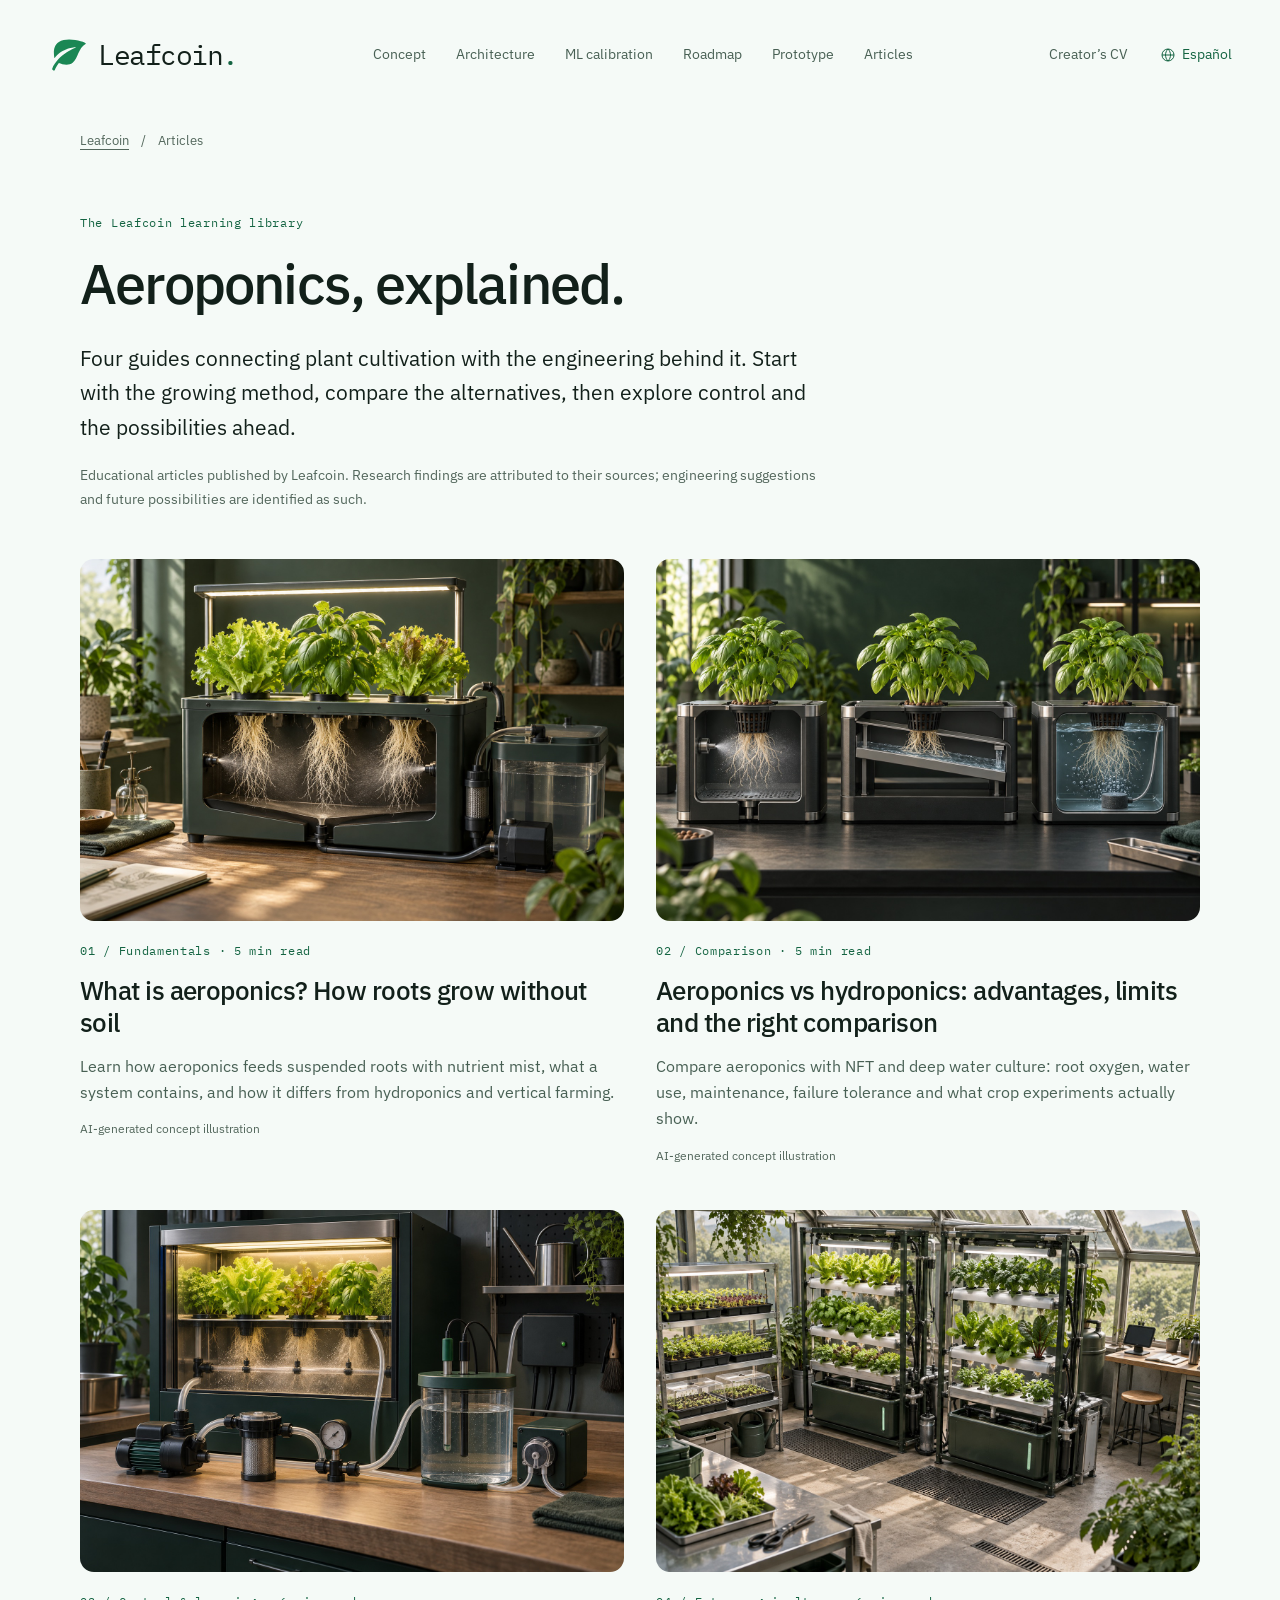
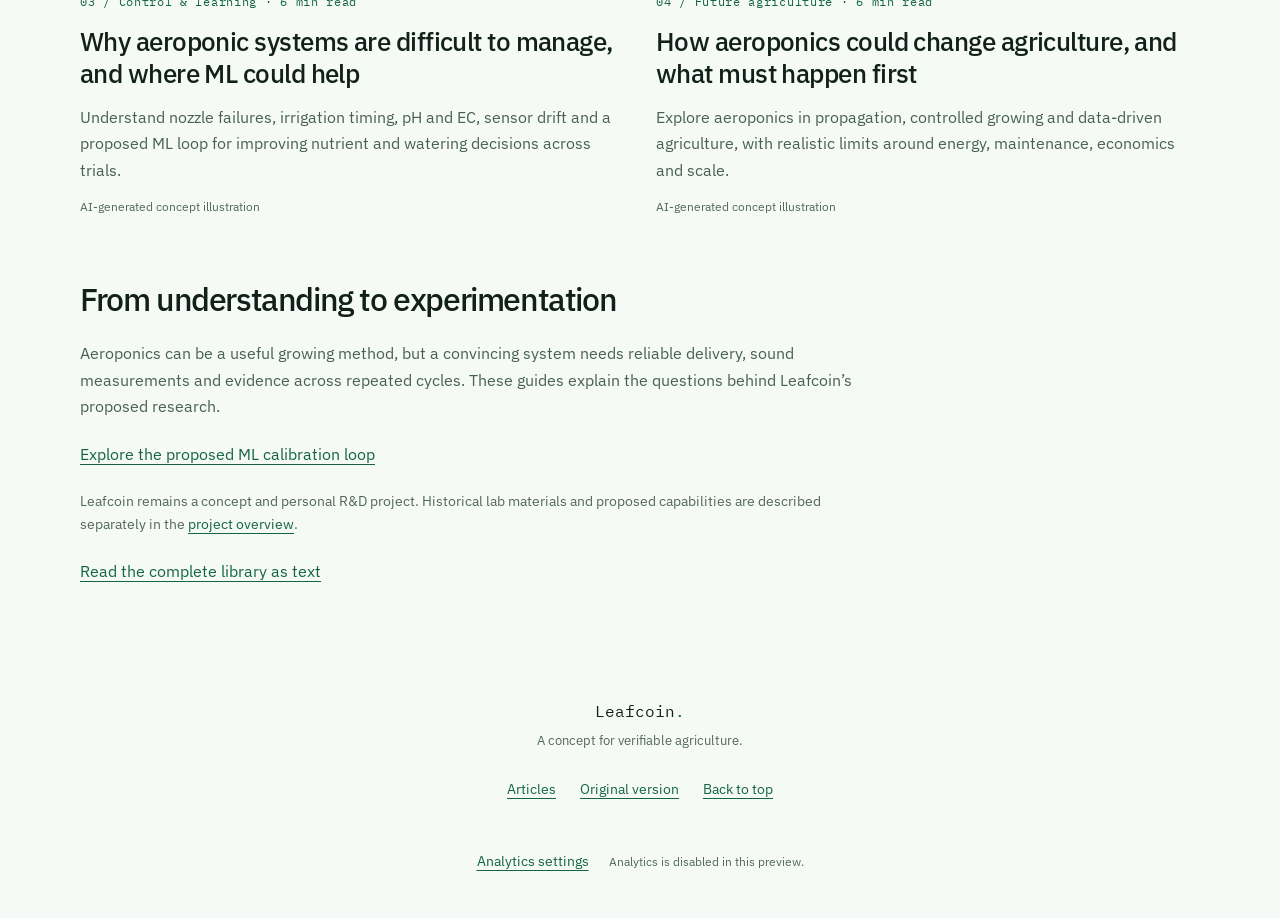
<file: articles/index.html>
<!doctype html>
<html lang="en"><head>
<meta charset="utf-8"><meta name="viewport" content="width=device-width, initial-scale=1">
<title>Aeroponics Guides: Methods, Control and Future | Leafcoin</title><meta name="description" content="Research-based guides to aeroponics, hydroponic comparisons, system control and the future of agriculture, with sources and practical tradeoffs."><meta name="author" content="Ilya Papou">
<meta name="robots" content="index, follow, max-image-preview:large"><meta name="color-scheme" content="light dark">
<meta name="theme-color" content="#f5faf7" media="(prefers-color-scheme: light)"><meta name="theme-color" content="#081411" media="(prefers-color-scheme: dark)">
<link rel="canonical" href="https://leafcoin.org/articles/"><link rel="alternate" href="index.md" type="text/markdown" title="Learning library in Markdown">
<link rel="alternate" hreflang="en" href="https://leafcoin.org/articles/"><link rel="alternate" hreflang="es" href="https://leafcoin.org/es/articles/"><link rel="alternate" hreflang="x-default" href="https://leafcoin.org/articles/">
<link rel="describedby" href="../llms.txt" type="text/plain" title="Leafcoin reading guide"><link rel="describedby" href="llms-full.txt" type="text/plain" title="Complete learning library text">
<link rel="icon" href="../assets/favicon-96.png" type="image/png" sizes="96x96"><link rel="apple-touch-icon" href="../assets/ios_ligth_leafcoin.png">
<link rel="stylesheet" href="../styles.css?v=20261014-es-spacing"><link rel="stylesheet" href="../articles.css?v=20261014-es-spacing"><link rel="stylesheet" href="../analytics-ui.css?v=20260930-footer-center">
<link rel="stylesheet" href="../language.css?v=20261014-es">
<meta property="og:type" content="website"><meta property="og:site_name" content="Leafcoin"><meta property="og:locale" content="en_US">
<meta property="og:title" content="Aeroponics Guides: Methods, Control and Future | Leafcoin"><meta property="og:description" content="Research-based guides to aeroponics, hydroponic comparisons, system control and the future of agriculture, with sources and practical tradeoffs."><meta property="og:url" content="https://leafcoin.org/articles/">
<meta property="og:image" content="https://leafcoin.org/assets/images/article-aeroponics-cutaway.jpg"><meta property="og:image:type" content="image/jpeg"><meta property="og:image:width" content="1536"><meta property="og:image:height" content="1024"><meta property="og:image:alt" content="AI-generated concept illustration. A tabletop aeroponic module with suspended roots, directed spray, a separate reservoir and a drain.">
<meta name="twitter:card" content="summary_large_image"><meta name="twitter:title" content="Aeroponics Guides: Methods, Control and Future | Leafcoin"><meta name="twitter:description" content="Research-based guides to aeroponics, hydroponic comparisons, system control and the future of agriculture, with sources and practical tradeoffs."><meta name="twitter:image" content="https://leafcoin.org/assets/images/article-aeroponics-cutaway.jpg"><meta name="twitter:image:alt" content="AI-generated concept illustration. A tabletop aeroponic module with suspended roots, directed spray, a separate reservoir and a drain.">

<script type="application/ld+json">{"@context": "https://schema.org", "@graph": [{"@type": "WebSite", "@id": "https://leafcoin.org/#website", "url": "https://leafcoin.org/", "name": "Leafcoin", "alternateName": "leafcoin.org", "publisher": {"@id": "https://papou.work/#person"}}, {"@type": "Person", "@id": "https://papou.work/#person", "name": "Ilya Papou", "url": "https://papou.work/"}, {"@type": "CollectionPage", "@id": "https://leafcoin.org/articles/#library", "url": "https://leafcoin.org/articles/", "name": "Aeroponics Guides: Methods, Control and Future | Leafcoin", "description": "Research-based guides to aeroponics, hydroponic comparisons, system control and the future of agriculture, with sources and practical tradeoffs.", "inLanguage": "en", "datePublished": "2026-10-13", "dateModified": "2026-10-13", "isPartOf": {"@id": "https://leafcoin.org/#website"}, "publisher": {"@id": "https://papou.work/#person"}, "mainEntity": {"@id": "https://leafcoin.org/articles/#reading-order"}}, {"@type": "ItemList", "@id": "https://leafcoin.org/articles/#reading-order", "itemListElement": [{"@type": "ListItem", "position": 1, "name": "What is aeroponics? How roots grow without soil", "url": "https://leafcoin.org/articles/what-is-aeroponics.html"}, {"@type": "ListItem", "position": 2, "name": "Aeroponics vs hydroponics: advantages, limits and the right comparison", "url": "https://leafcoin.org/articles/aeroponics-vs-hydroponics.html"}, {"@type": "ListItem", "position": 3, "name": "Why aeroponic systems are difficult to manage, and where ML could help", "url": "https://leafcoin.org/articles/aeroponic-system-control.html"}, {"@type": "ListItem", "position": 4, "name": "How aeroponics could change agriculture, and what must happen first", "url": "https://leafcoin.org/articles/future-of-aeroponics.html"}]}, {"@type": "BreadcrumbList", "@id": "https://leafcoin.org/articles/#breadcrumbs", "itemListElement": [{"@type": "ListItem", "position": 1, "name": "Leafcoin", "item": "https://leafcoin.org/"}, {"@type": "ListItem", "position": 2, "name": "Articles", "item": "https://leafcoin.org/articles/"}]}]}</script>
<script src="../visitor-region.js?v=20261014-es" defer></script><script src="../language.js?v=20261014-es" defer></script><script src="../site.js?v=20261014-es" defer></script><script src="../analytics.js?v=20261014-es" defer></script>
</head><body class="learning-page">
<a class="skip-link" href="#main">Skip to content</a>
  <header class="site-toolbar">
    <a class="site-brand" href="../index.html" aria-label="Leafcoin home"><img src="../assets/leafcoin_revert.svg" width="36" height="36" alt="" aria-hidden="true">Leafcoin<span aria-hidden="true">.</span></a>
    <a class="language-switch" data-language-switch href="../es/articles/" lang="es" hreflang="es" aria-label="Read in Spanish"><svg class="language-symbol" viewBox="0 0 24 24" fill="none" stroke="currentColor" stroke-width="1.5" aria-hidden="true"><circle cx="12" cy="12" r="9"></circle><path d="M3 12h18M12 3c-5 5-5 13 0 18M12 3c5 5 5 13 0 18"></path></svg><span class="language-name">Español</span><span class="language-code" aria-hidden="true">ES</span></a>
    <button class="menu-toggle" type="button" aria-controls="site-menu" aria-expanded="false" aria-label="Open menu">
      <span class="menu-toggle-label">Menu</span>
      <span class="menu-toggle-icon" aria-hidden="true"><span></span><span></span><span></span></span>
    </button>
    <div class="toolbar-links" id="site-menu">
      <nav aria-label="Main navigation">
        <a href="../index.html#concept">Concept</a>
        <a href="../index.html#architecture">Architecture</a>
        <a href="../index.html#calibration">ML calibration</a>
        <a href="../index.html#roadmap">Roadmap</a>
        <a href="../index.html#prototype">Prototype</a>
        <a href="index.html" aria-current="location">Articles</a>
      </nav>
      <a class="creator-link" href="https://papou.work/">Creator’s CV</a>
    </div>
  </header>
<main id="main" class="learning-main"><nav class="breadcrumbs" aria-label="Breadcrumb"><a href="../index.html">Leafcoin</a><span aria-hidden="true">/</span><span>Articles</span></nav>
<header class="library-header" id="library"><p class="eyebrow">The Leafcoin learning library</p><h1>Aeroponics, explained.</h1><p class="library-intro">Four guides connecting plant cultivation with the engineering behind it. Start with the growing method, compare the alternatives, then explore control and the possibilities ahead.</p><p class="editorial-note">Educational articles published by Leafcoin. Research findings are attributed to their sources; engineering suggestions and future possibilities are identified as such.</p></header>
<section class="guide-grid" aria-label="Aeroponics articles"><article class="guide-card">
      <a class="guide-card-cover" href="what-is-aeroponics.html" aria-label="Read: What is aeroponics? How roots grow without soil"><img src="../assets/images/article-aeroponics-cutaway.jpg" width="1536" height="1024" loading="lazy" decoding="async" alt="AI-generated concept illustration. A tabletop aeroponic module with suspended roots, directed spray, a separate reservoir and a drain."></a>
      <div class="guide-card-copy"><p class="eyebrow">01 / Fundamentals · 5 min read</p><h2><a href="what-is-aeroponics.html">What is aeroponics? How roots grow without soil</a></h2><p>Learn how aeroponics feeds suspended roots with nutrient mist, what a system contains, and how it differs from hydroponics and vertical farming.</p><p class="guide-card-note">AI-generated concept illustration</p></div>
    </article><article class="guide-card">
      <a class="guide-card-cover" href="aeroponics-vs-hydroponics.html" aria-label="Read: Aeroponics vs hydroponics: advantages, limits and the right comparison"><img src="../assets/images/article-growing-methods.jpg" width="1536" height="1024" loading="lazy" decoding="async" alt="AI-generated concept illustration. Three comparable plant modules reveal aeroponic spray, an NFT channel and aerated deep water culture."></a>
      <div class="guide-card-copy"><p class="eyebrow">02 / Comparison · 5 min read</p><h2><a href="aeroponics-vs-hydroponics.html">Aeroponics vs hydroponics: advantages, limits and the right comparison</a></h2><p>Compare aeroponics with NFT and deep water culture: root oxygen, water use, maintenance, failure tolerance and what crop experiments actually show.</p><p class="guide-card-note">AI-generated concept illustration</p></div>
    </article><article class="guide-card">
      <a class="guide-card-cover" href="aeroponic-system-control.html" aria-label="Read: Why aeroponic systems are difficult to manage, and where ML could help"><img src="../assets/images/article-control-workbench.jpg" width="1536" height="1024" loading="lazy" decoding="async" alt="AI-generated concept illustration. A home aeroponics workbench with pump, filter, pressure gauge, solution probes and local controller."></a>
      <div class="guide-card-copy"><p class="eyebrow">03 / Control &amp; learning · 6 min read</p><h2><a href="aeroponic-system-control.html">Why aeroponic systems are difficult to manage, and where ML could help</a></h2><p>Understand nozzle failures, irrigation timing, pH and EC, sensor drift and a proposed ML loop for improving nutrient and watering decisions across trials.</p><p class="guide-card-note">AI-generated concept illustration</p></div>
    </article><article class="guide-card">
      <a class="guide-card-cover" href="future-of-aeroponics.html" aria-label="Read: How aeroponics could change agriculture, and what must happen first"><img src="../assets/images/article-future-nursery.jpg" width="1536" height="1024" loading="lazy" decoding="async" alt="AI-generated concept illustration. A modest growing research space with propagation trays, accessible cultivation modules and simple monitoring."></a>
      <div class="guide-card-copy"><p class="eyebrow">04 / Future agriculture · 6 min read</p><h2><a href="future-of-aeroponics.html">How aeroponics could change agriculture, and what must happen first</a></h2><p>Explore aeroponics in propagation, controlled growing and data-driven agriculture, with realistic limits around energy, maintenance, economics and scale.</p><p class="guide-card-note">AI-generated concept illustration</p></div>
    </article></section>
<section class="library-context"><h2>From understanding to experimentation</h2><p>Aeroponics can be a useful growing method, but a convincing system needs reliable delivery, sound measurements and evidence across repeated cycles. These guides explain the questions behind Leafcoin’s proposed research.</p><a href="../index.html#calibration">Explore the proposed ML calibration loop</a><p class="editorial-note">Leafcoin remains a concept and personal R&amp;D project. Historical lab materials and proposed capabilities are described separately in the <a href="../index.html#prototype">project overview</a>.</p><p><a href="llms-full.txt">Read the complete library as text</a></p></section></main>
  <footer class="site-footer">
    <p>Leafcoin<span aria-hidden="true">.</span> <span class="footer-context">A concept for verifiable agriculture.</span></p>
    <nav class="footer-links" aria-label="Footer navigation">
      <a href="index.html">Articles</a>
      <a href="https://old.leafcoin.org/">Original version</a>
      <a href="#main">Back to top</a>
    </nav>
    <div id="analytics-tools" class="analytics-tools" hidden>
      <button id="analytics-settings" class="analytics-settings" type="button" aria-controls="analytics-consent" aria-expanded="false">Analytics settings</button>
      <span id="analytics-status" class="analytics-status" role="status" aria-live="polite">Google Analytics is off.</span>
    </div>
  </footer>
<section id="analytics-consent" class="analytics-consent" aria-label="Google Analytics settings" hidden>
  <p class="analytics-consent-label">Your choice</p>
  <h2>Allow Google Analytics?</h2>
  <p>Google Analytics uses cookies to measure visits. Outside the EU it starts automatically unless you decline. In the EU, or if your region cannot be determined, it stays off until you allow it. Your choice lasts 180 days and can be changed in Analytics settings at any time.</p>
  <p class="analytics-consent-note">On leafcoin.org, Cloudflare separately measures page performance without cookies, with EU visitors excluded. These buttons control Google Analytics.</p>
  <div class="analytics-consent-actions">
    <button id="analytics-decline" type="button">Decline Google Analytics</button>
    <button id="analytics-allow" type="button">Allow Google Analytics</button>
  </div>
</section>
</body></html>
</file>
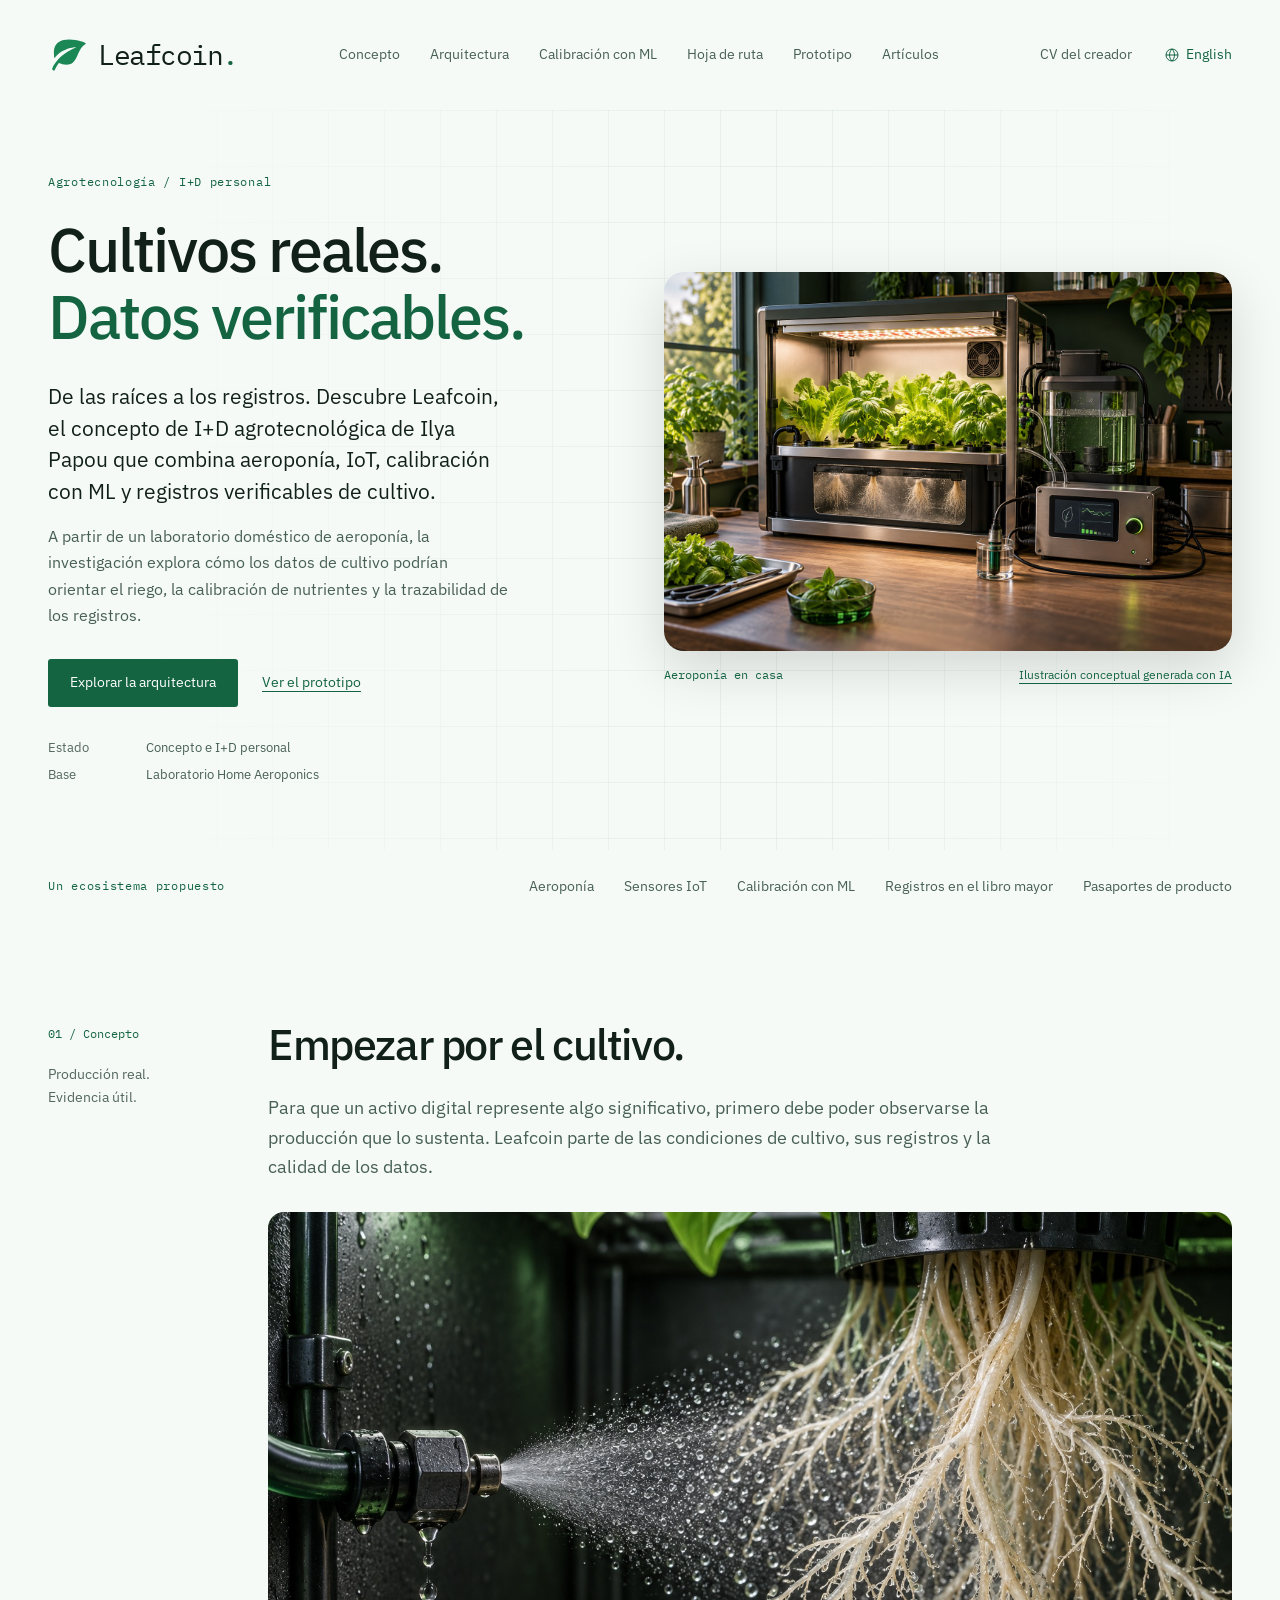
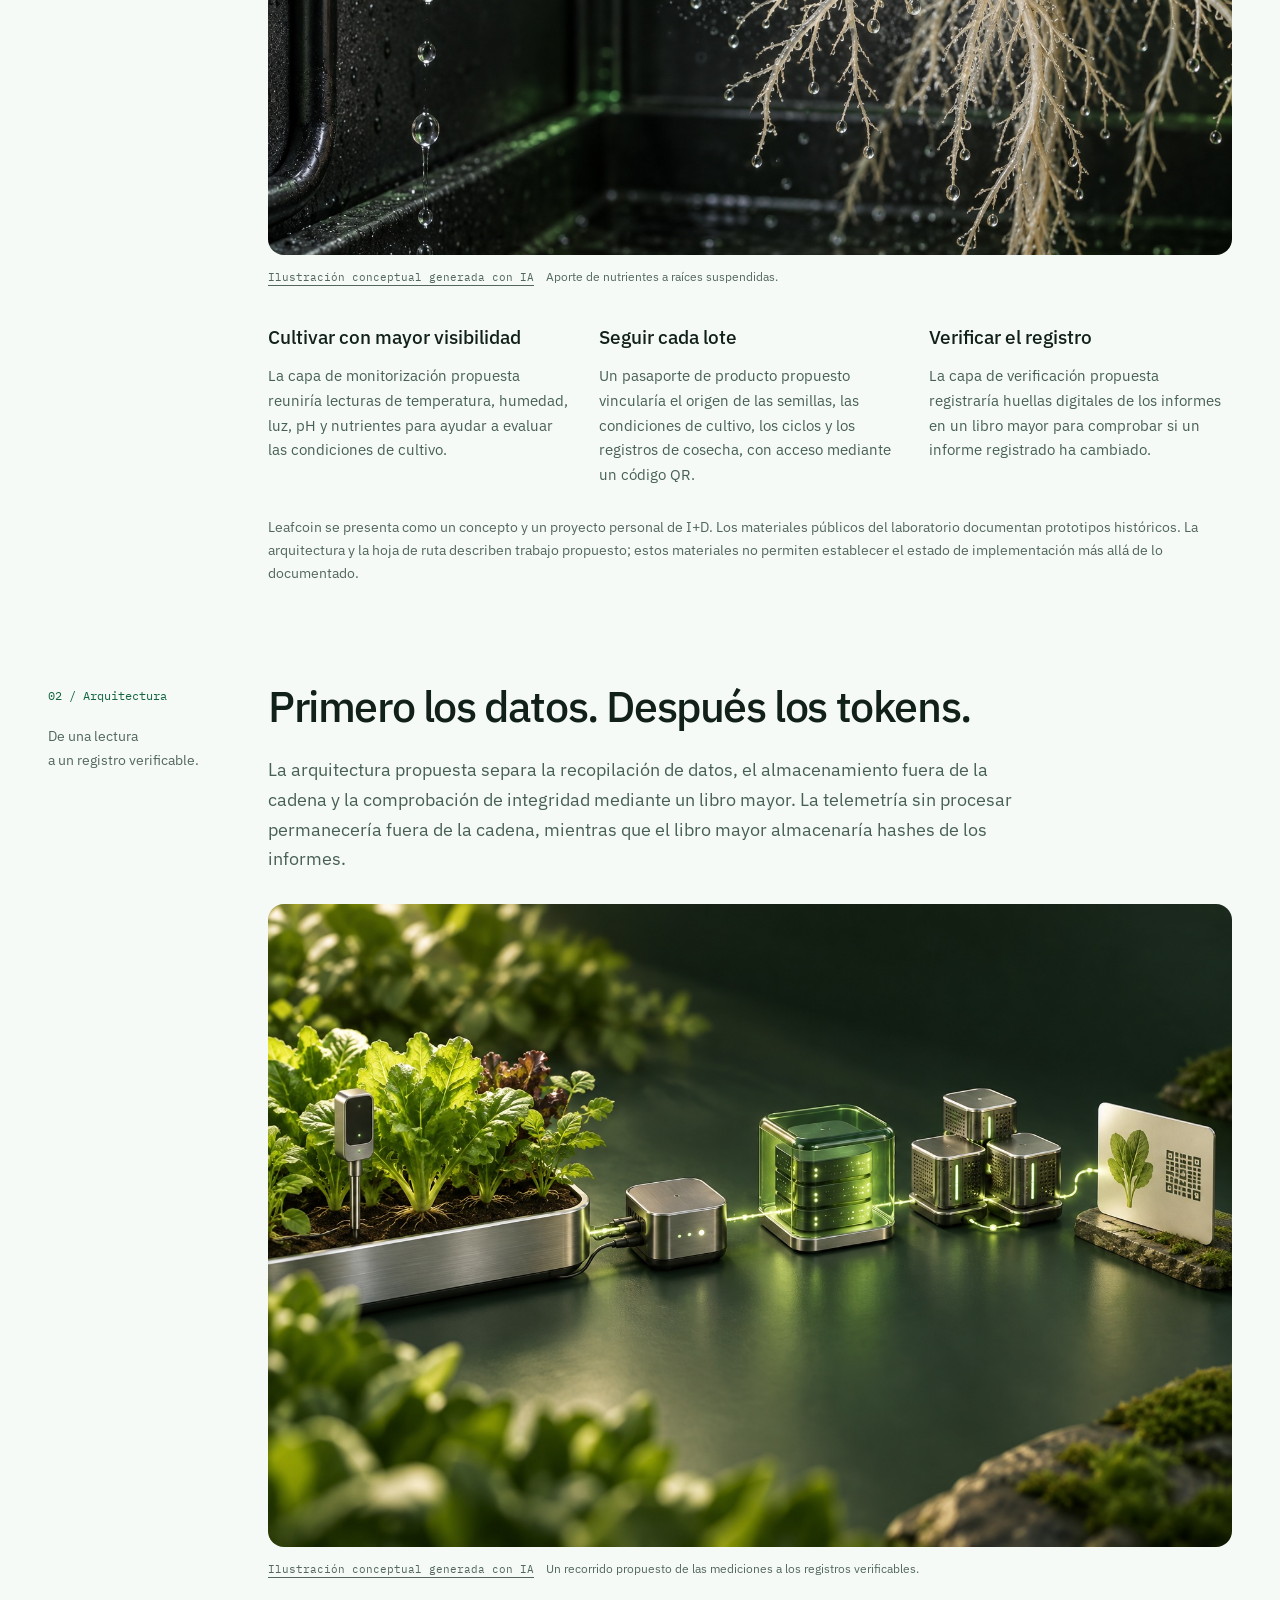
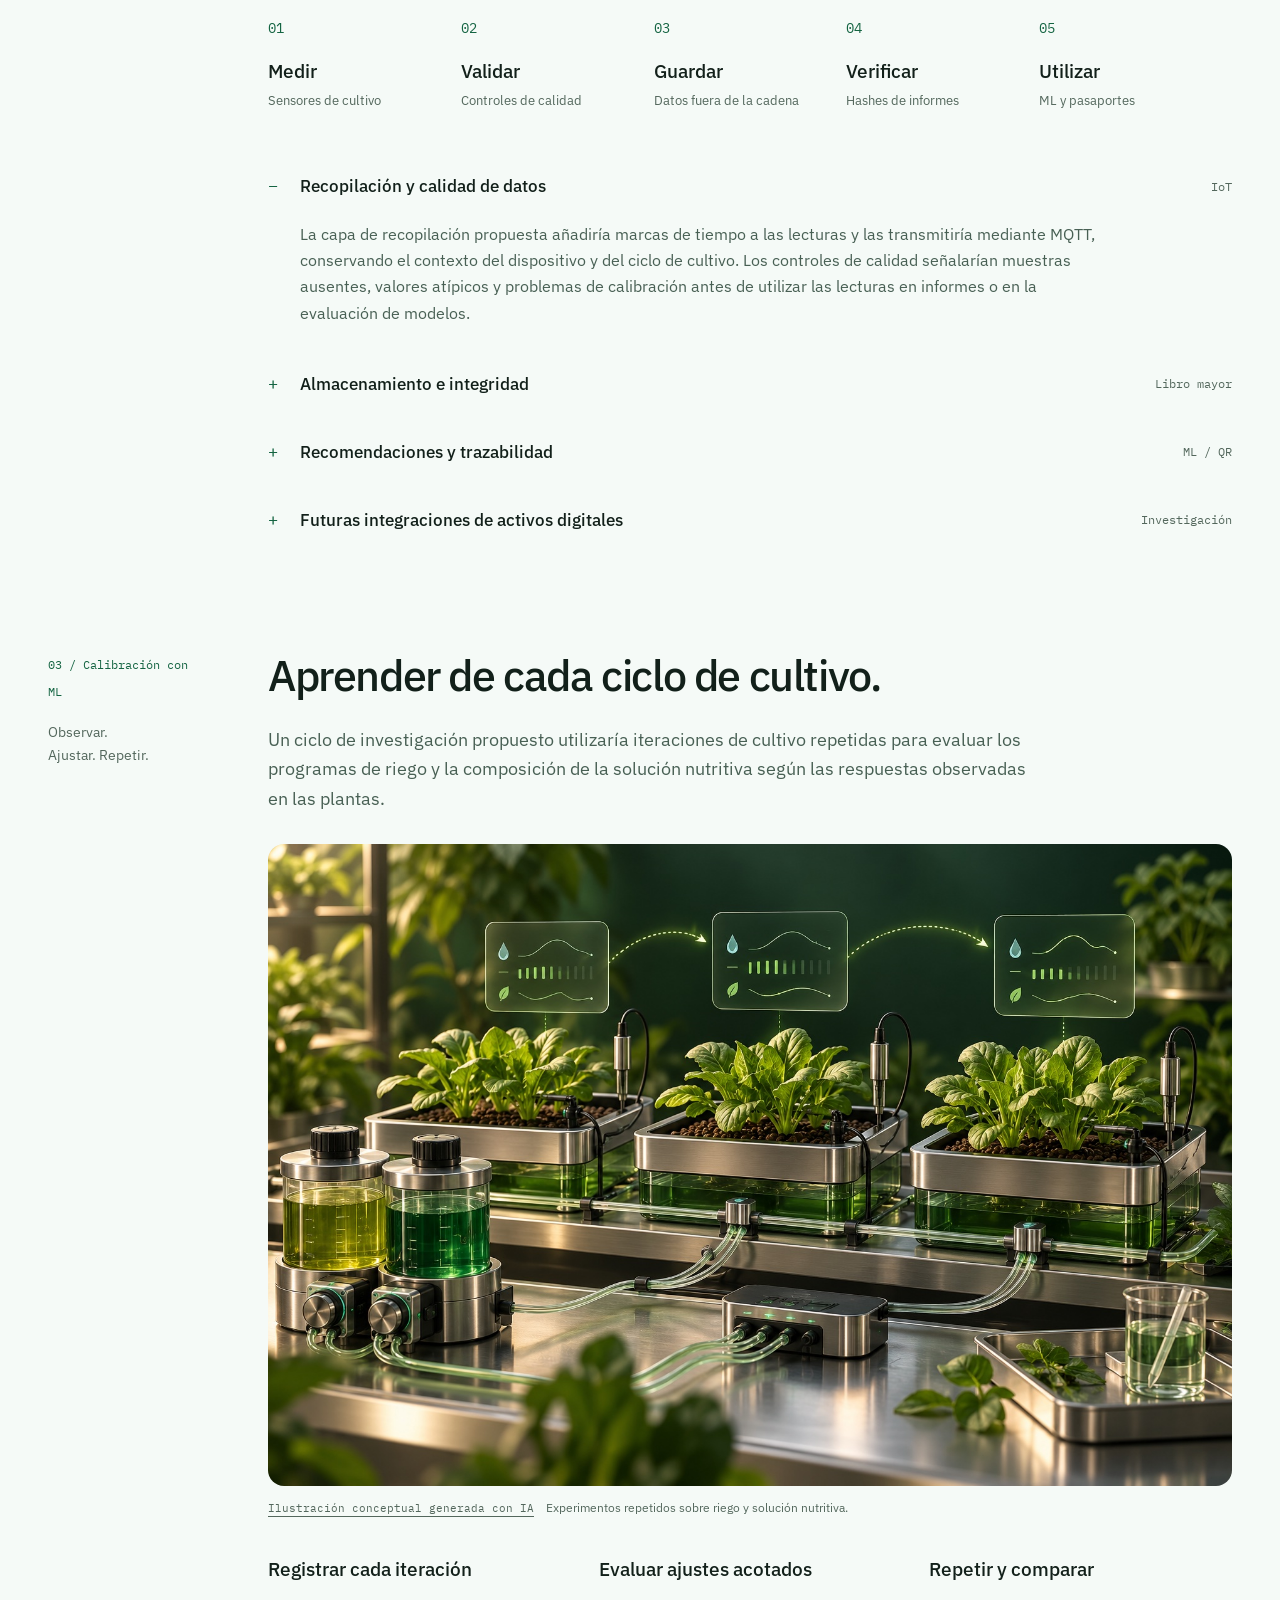
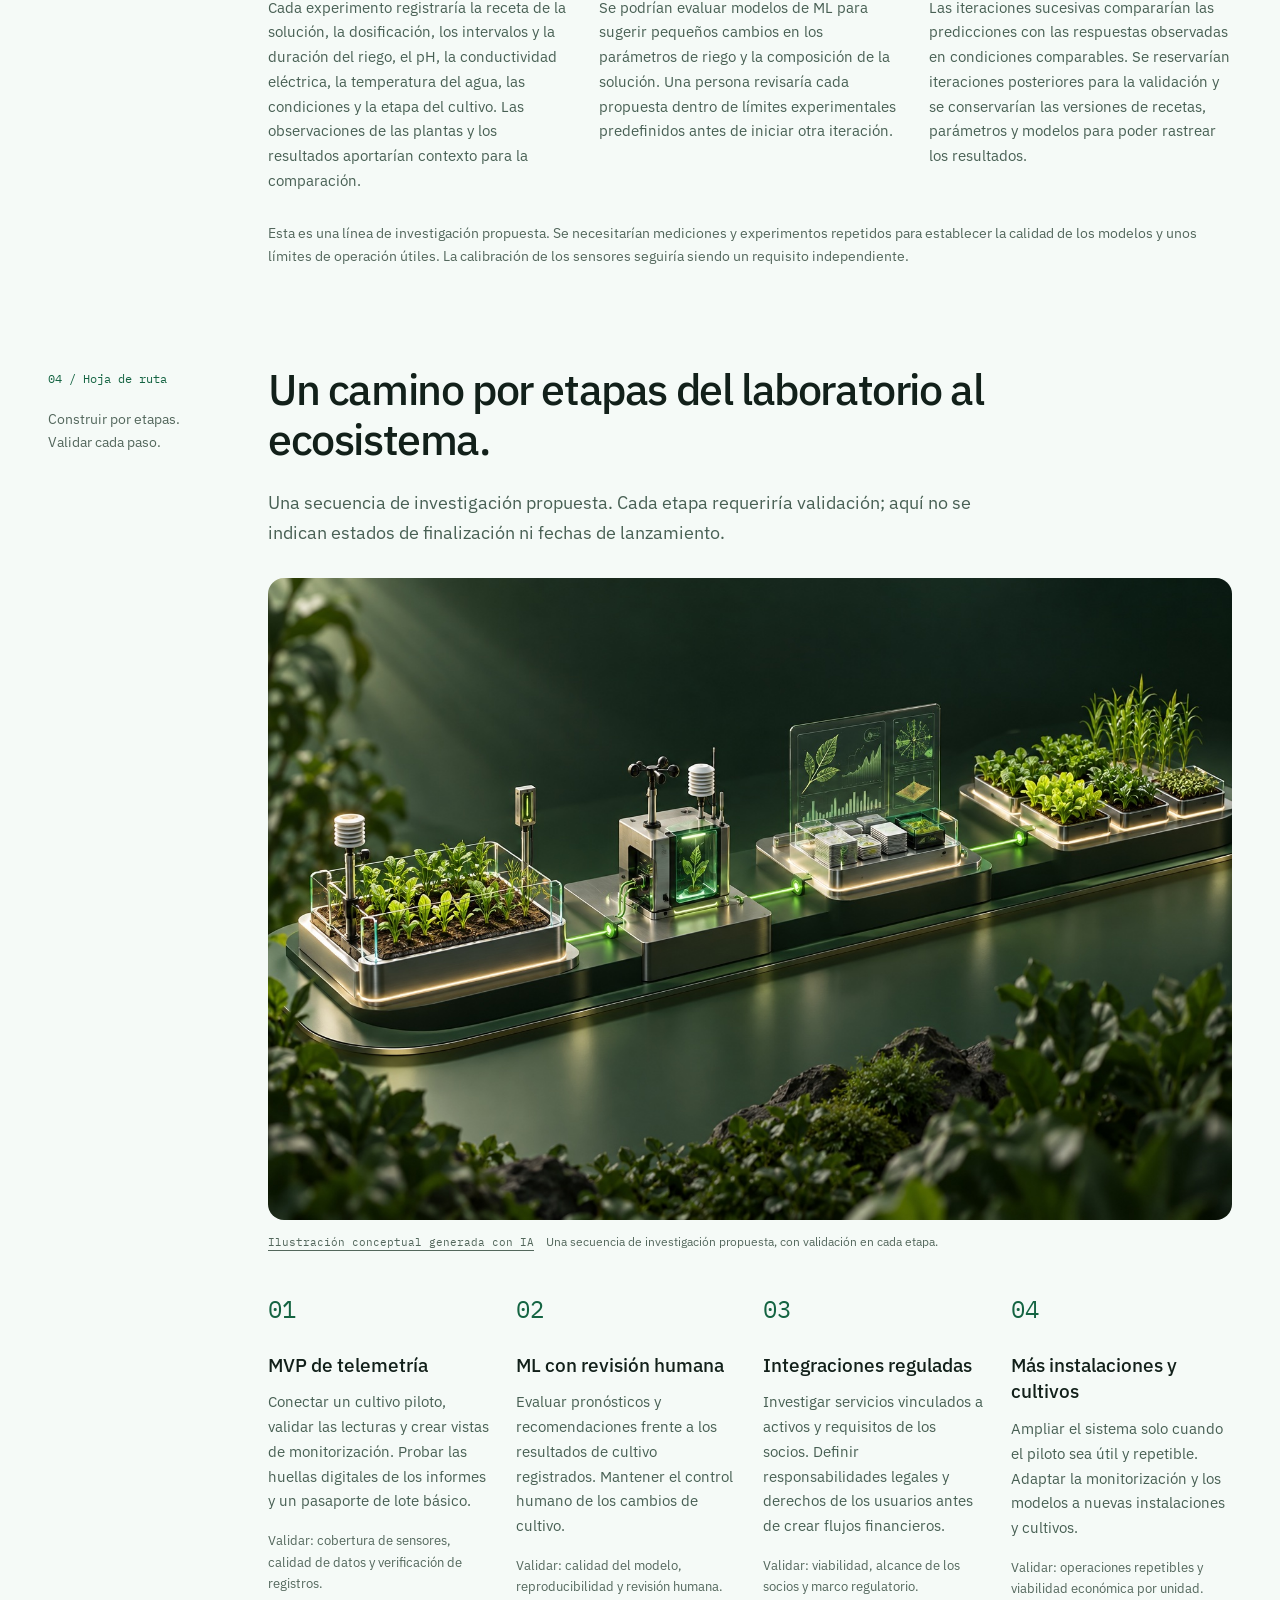
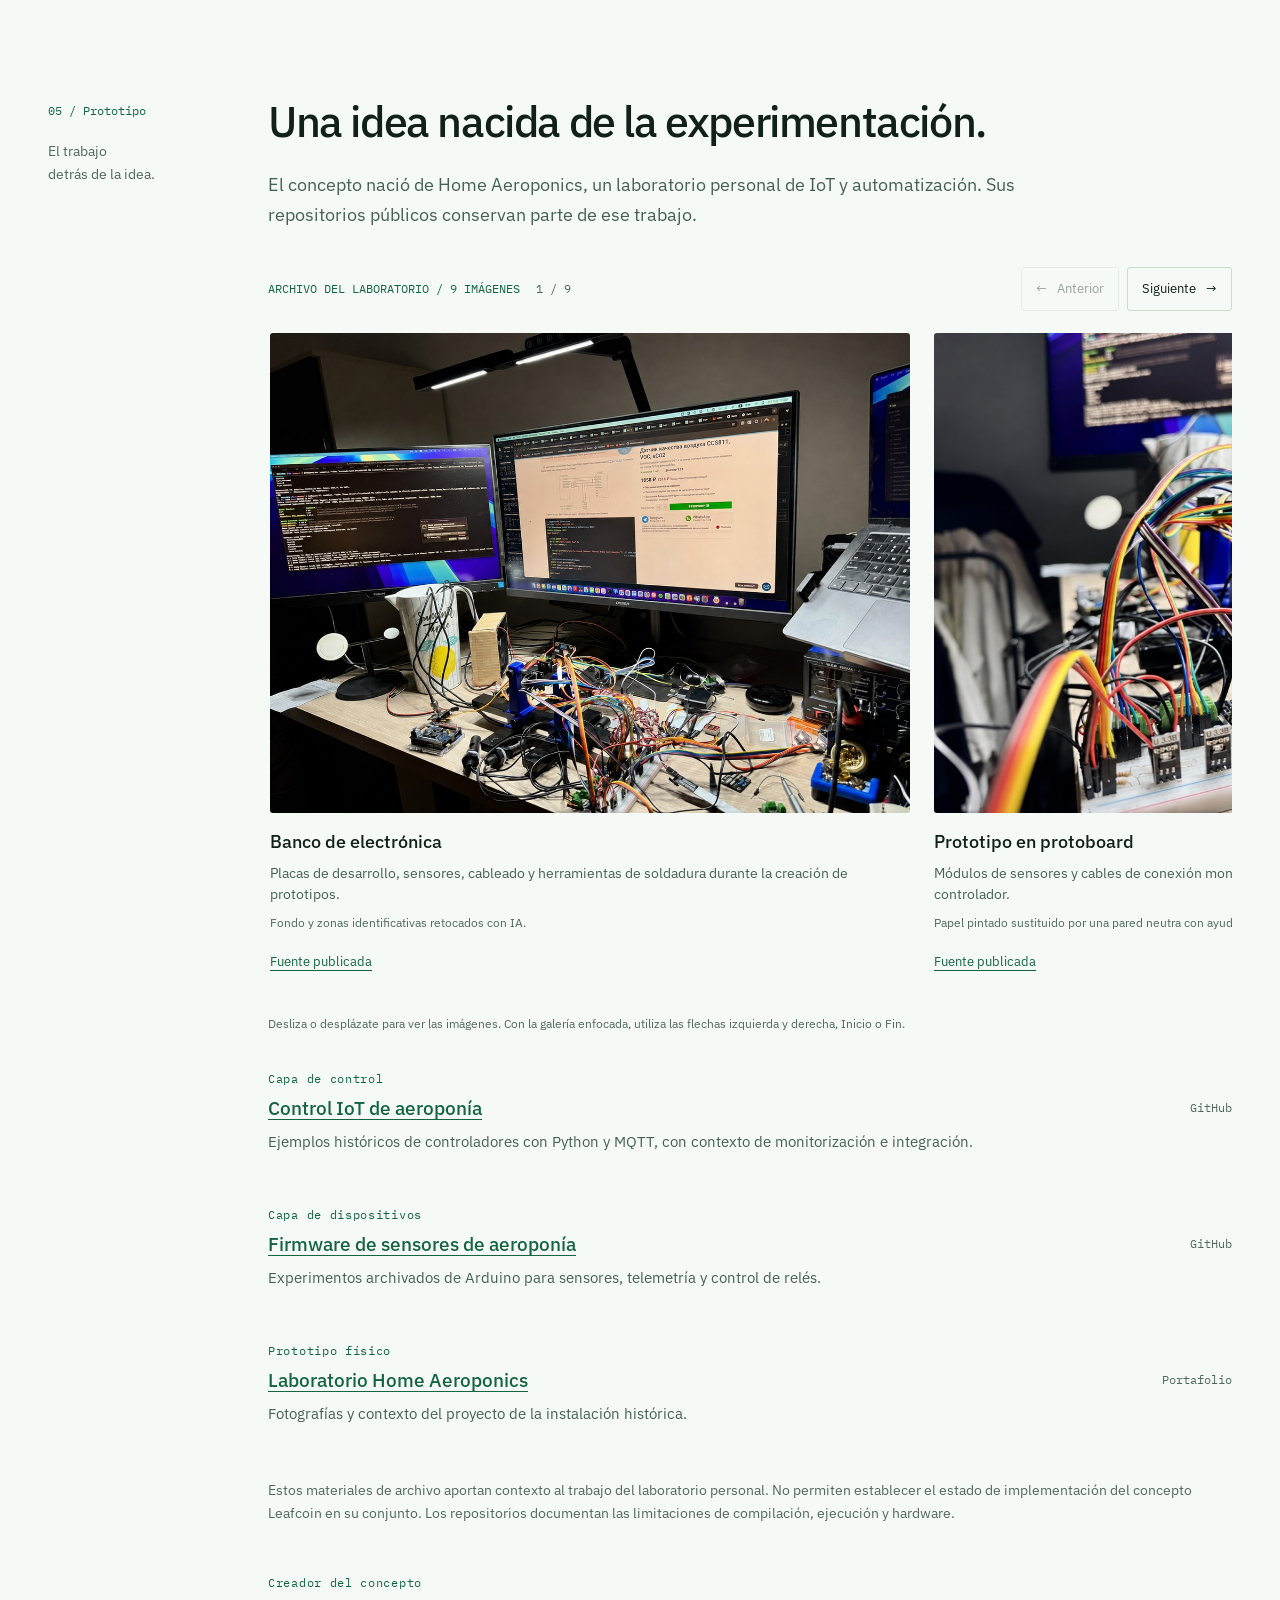
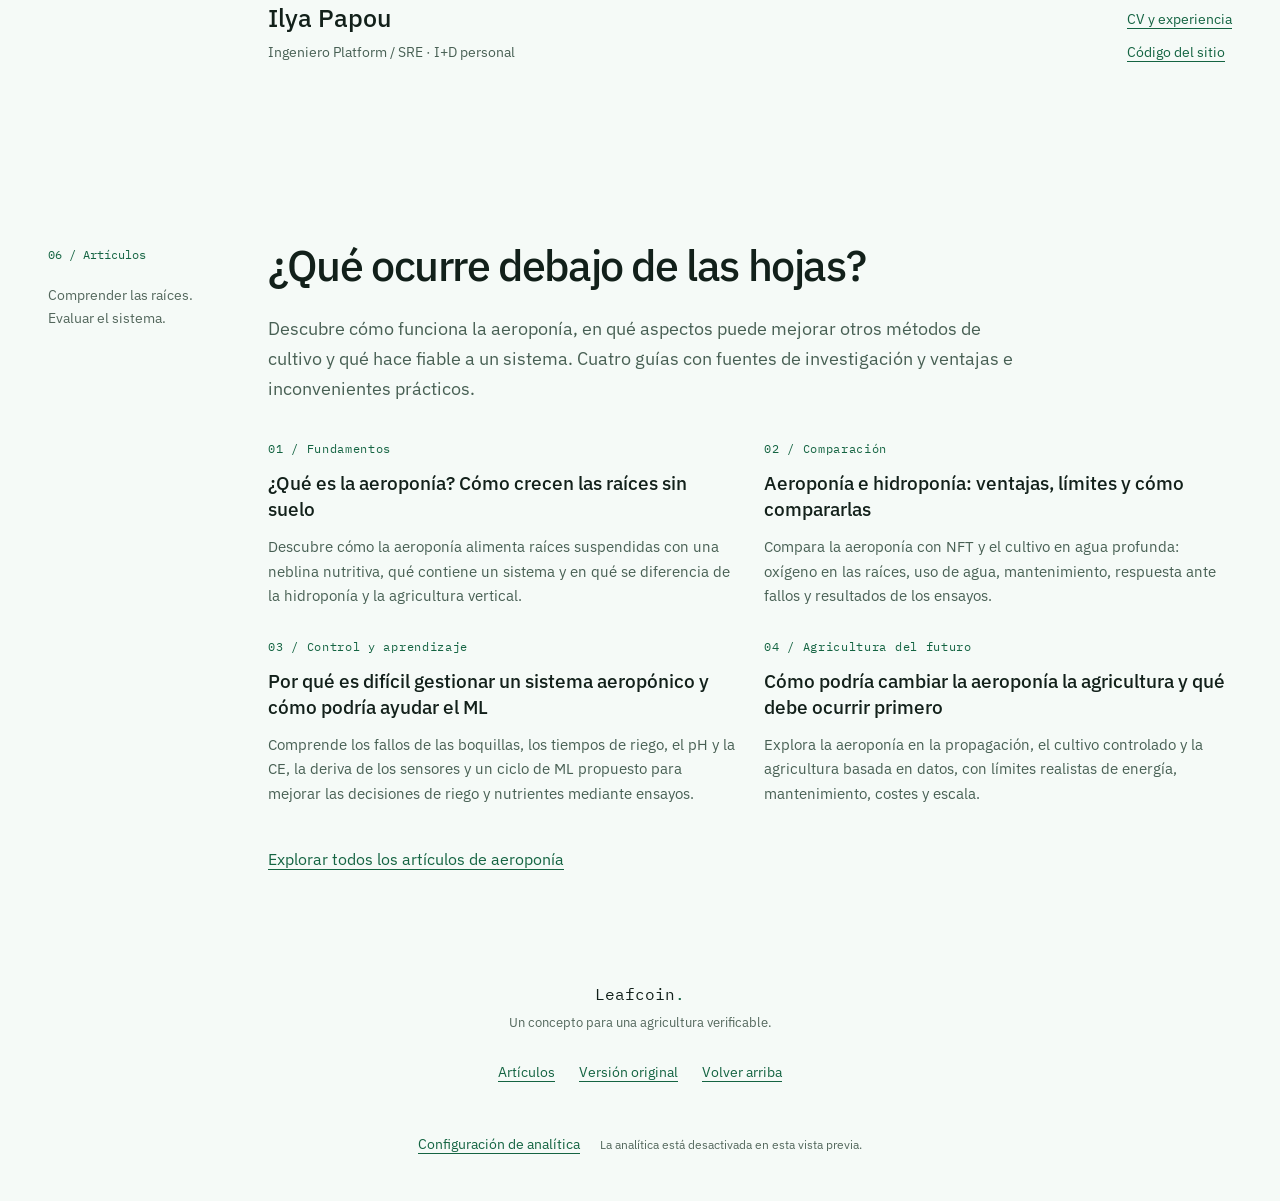
<file: es/index.html>
<!doctype html>
<html lang="es">
<head>
  <meta charset="utf-8">
  <meta name="viewport" content="width=device-width, initial-scale=1">
  <title>Leafcoin: Cultivos reales. Datos verificables.</title>
  <meta name="description" content="De las raíces a los registros. Descubre Leafcoin, el concepto de I+D agrotecnológica de Ilya Papou que combina aeroponía, IoT, calibración con ML y registros verificables de cultivo.">
  <meta name="author" content="Ilya Papou">
  <meta name="robots" content="index, follow, max-image-preview:large">
  <meta name="color-scheme" content="light dark">
  <meta name="theme-color" content="#f5faf7" media="(prefers-color-scheme: light)">
  <meta name="theme-color" content="#081411" media="(prefers-color-scheme: dark)">
  <meta property="og:type" content="website">
  <meta property="og:site_name" content="Leafcoin">
  <meta property="og:locale" content="es_ES">
  <meta property="og:title" content="Leafcoin: Cultivos reales. Datos verificables.">
  <meta property="og:description" content="De las raíces a los registros. Descubre Leafcoin, el concepto de I+D agrotecnológica de Ilya Papou que combina aeroponía, IoT, calibración con ML y registros verificables de cultivo.">
  <meta property="og:url" content="https://leafcoin.org/es/">
  <meta property="og:image" content="https://leafcoin.org/assets/images/article-nozzle-roots-detail.jpg">
  <meta property="og:image:type" content="image/jpeg">
  <meta property="og:image:width" content="1536">
  <meta property="og:image:height" content="1024">
  <meta property="og:image:alt" content="Ilustración conceptual generada con IA de una neblina nutritiva que llega a raíces suspendidas en una cámara aeropónica.">
  <meta name="twitter:card" content="summary_large_image">
  <meta name="twitter:title" content="Leafcoin: Cultivos reales. Datos verificables.">
  <meta name="twitter:description" content="De las raíces a los registros. Descubre Leafcoin, el concepto de I+D agrotecnológica de Ilya Papou que combina aeroponía, IoT, calibración con ML y registros verificables de cultivo.">
  <meta name="twitter:image" content="https://leafcoin.org/assets/images/article-nozzle-roots-detail.jpg">
  <meta name="twitter:image:alt" content="Ilustración conceptual generada con IA de una neblina nutritiva que llega a raíces suspendidas en una cámara aeropónica.">
  <link rel="canonical" href="https://leafcoin.org/es/">
  <link rel="alternate" hreflang="en" href="https://leafcoin.org/">
  <link rel="alternate" hreflang="es" href="https://leafcoin.org/es/">
  <link rel="alternate" hreflang="x-default" href="https://leafcoin.org/">
  <link rel="describedby" href="llms.txt" type="text/plain" title="Resumen del concepto Leafcoin">
  <link rel="alternate" href="index.md" type="text/markdown" title="Concepto completo de Leafcoin en Markdown">
  <link rel="describedby" href="concept.jsonld" type="application/ld+json" title="Relaciones entre Leafcoin y sus fuentes">
  <link rel="icon" href="../assets/favicon-96.png" type="image/png" sizes="96x96">
  <link rel="apple-touch-icon" href="../assets/ios_ligth_leafcoin.png">
  <link rel="preload" href="../assets/fonts/ibm-plex-sans.ttf" as="font" type="font/ttf" crossorigin>
  <link rel="stylesheet" href="../styles.css?v=20261014-es-spacing">
  <link rel="stylesheet" href="../gallery.css">
  <link rel="stylesheet" href="../articles.css?v=20261014-es-spacing">
  <link rel="stylesheet" href="../section-illustrations.css">
  <link rel="stylesheet" href="../analytics-ui.css?v=20260930-footer-center">
  <link rel="stylesheet" href="../language.css?v=20261014-es">
  <script src="../visitor-region.js?v=20261014-es" defer></script>
  <script src="../language.js?v=20261014-es" defer></script>
  <script src="../site.js?v=20261014-es" defer></script>
  <script src="../gallery.js" defer></script>
  <script src="../analytics.js?v=20261014-es" defer></script>
  <script type="application/ld+json">{"@context": "https://schema.org", "@graph": [{"@type": "WebSite", "@id": "https://leafcoin.org/es/#website", "url": "https://leafcoin.org/es/", "name": "Leafcoin", "alternateName": "leafcoin.org", "inLanguage": "es", "creator": {"@id": "https://papou.work/#person"}}, {"@type": "CreativeWork", "@id": "https://leafcoin.org/es/#concept", "name": "Leafcoin: Cultivos reales. Datos verificables.", "description": "De las raíces a los registros. Descubre Leafcoin, el concepto de I+D agrotecnológica de Ilya Papou que combina aeroponía, IoT, calibración con ML y registros verificables de cultivo. Se considera Besu con QBFT para una red EVM con permisos en la arquitectura propuesta.", "creativeWorkStatus": "Concept / personal R&D", "url": "https://leafcoin.org/es/", "inLanguage": "es", "isPartOf": {"@id": "https://leafcoin.org/es/#website"}, "creator": {"@id": "https://papou.work/#person"}, "mainEntityOfPage": {"@id": "https://leafcoin.org/es/#webpage"}, "image": {"@id": "https://leafcoin.org/es/#image-article-nozzle-roots-detail"}, "subjectOf": [{"@type": "WebPage", "url": "https://papou.work/portfolio.html#home", "inLanguage": "es"}]}, {"@type": "Person", "@id": "https://papou.work/#person", "name": "Ilya Papou", "url": "https://papou.work/", "sameAs": ["https://github.com/pilprod", "https://www.linkedin.com/in/pilprod/"]}, {"@type": "WebPage", "@id": "https://leafcoin.org/es/#webpage", "url": "https://leafcoin.org/es/", "name": "Leafcoin: Cultivos reales. Datos verificables.", "inLanguage": "es", "isPartOf": {"@id": "https://leafcoin.org/es/#website"}, "mainEntity": {"@id": "https://leafcoin.org/es/#concept"}, "primaryImageOfPage": {"@id": "https://leafcoin.org/es/#image-article-nozzle-roots-detail"}}, {"@type": "ImageObject", "@id": "https://leafcoin.org/es/#image-article-nozzle-roots-detail", "contentUrl": "https://leafcoin.org/assets/images/article-nozzle-roots-detail.jpg", "width": 1536, "height": 1024, "caption": "Ilustración conceptual generada con IA de una neblina nutritiva que llega a raíces suspendidas en una cámara aeropónica.", "creativeWorkStatus": "AI-generated concept illustration", "isBasedOn": "https://leafcoin.org/docs/generated-illustrations.md#article-nozzle-roots-detail", "inLanguage": "es"}]}</script>
</head>
<body>
  <a class="skip-link" href="#main">Saltar al contenido</a>
  <header class="site-toolbar">
    <a class="site-brand" href="./" aria-label="Inicio de Leafcoin"><img src="../assets/leafcoin_revert.svg" width="36" height="36" alt="" aria-hidden="true">Leafcoin<span aria-hidden="true">.</span></a>
    <a class="language-switch" data-language-switch href="../" lang="en" hreflang="en" aria-label="Leer en inglés"><svg class="language-symbol" viewbox="0 0 24 24" fill="none" stroke="currentColor" stroke-width="1.5" aria-hidden="true"><circle cx="12" cy="12" r="9"></circle><path d="M3 12h18M12 3c-5 5-5 13 0 18M12 3c5 5 5 13 0 18"></path></svg><span class="language-name">English</span><span class="language-code" aria-hidden="true">EN</span></a>
    <button class="menu-toggle" type="button" aria-controls="site-menu" aria-expanded="false" aria-label="Abrir menú">
      <span class="menu-toggle-label">Menú</span>
      <span class="menu-toggle-icon" aria-hidden="true"><span></span><span></span><span></span></span>
    </button>
    <div class="toolbar-links" id="site-menu">
      <nav aria-label="Navegación principal">
        <a href="#concept">Concepto</a>
        <a href="#architecture">Arquitectura</a>
        <a href="#calibration">Calibración con ML</a>
        <a href="#roadmap">Hoja de ruta</a>
        <a href="#prototype">Prototipo</a>
        <a href="articles/index.html">Artículos</a>
      </nav>
      <a class="creator-link" href="https://papou.work/">CV del creador</a>
    </div>
  </header>

  <main id="main" class="document">
    <section class="hero" aria-labelledby="hero-title">
      <div class="hero-copy">
        <p class="eyebrow">Agrotecnología / I+D personal</p>
        <h1 id="hero-title">Cultivos reales.<br><span>Datos verificables.</span></h1>
        <p class="hero-description">De las raíces a los registros. Descubre Leafcoin, el concepto de I+D agrotecnológica de Ilya Papou que combina aeroponía, IoT, calibración con ML y registros verificables de cultivo.</p>
        <p class="hero-context">A partir de un laboratorio doméstico de aeroponía, la investigación explora cómo los datos de cultivo podrían orientar el riego, la calibración de nutrientes y la trazabilidad de los registros.</p>
        <div class="hero-links">
          <a class="primary-link" href="#architecture">Explorar la arquitectura</a>
          <a class="text-link" href="#prototype">Ver el prototipo</a>
        </div>
        <dl class="project-meta">
          <div><dt>Estado</dt><dd>Concepto e I+D personal</dd></div>
          <div><dt>Base</dt><dd>Laboratorio Home Aeroponics</dd></div>
        </dl>
      </div>
      <figure class="hero-figure">
        <img src="../assets/images/hero-home-lab.jpg" width="1536" height="1024" fetchpriority="high" decoding="async" alt="Ilustración conceptual generada con IA para Leafcoin (leafcoin.org): un laboratorio doméstico compacto de aeroponía con plantas, iluminación de cultivo, un depósito de solución nutritiva y un controlador.">
        <figcaption><span class="photo-label">Aeroponía en casa</span><span><a href="../docs/generated-illustrations.md#hero">Ilustración conceptual generada con IA</a></span></figcaption>
      </figure>
    </section>

    <div class="research-layers" aria-label="Capas del ecosistema propuesto"><span class="eyebrow">Un ecosistema propuesto</span><ul><li>Aeroponía</li><li>Sensores IoT</li><li>Calibración con ML</li><li>Registros en el libro mayor</li><li>Pasaportes de producto</li></ul></div>

    <section id="concept" class="content-section" aria-labelledby="concept-title">
      <div class="section-label"><span>01 / Concepto</span><p>Producción real.<br>Evidencia útil.</p></div>
      <div class="section-content">
        <h2 id="concept-title">Empezar por el cultivo.</h2>
        <p class="section-intro">Para que un activo digital represente algo significativo, primero debe poder observarse la producción que lo sustenta. Leafcoin parte de las condiciones de cultivo, sus registros y la calidad de los datos.</p>
        <figure class="section-illustration">
          <img src="../assets/images/article-nozzle-roots-detail.jpg" width="1536" height="1024" loading="lazy" decoding="async" alt="Ilustración conceptual generada con IA de una neblina nutritiva que llega a raíces suspendidas en una cámara aeropónica.">
          <figcaption><a class="section-illustration-label" href="../docs/generated-illustrations.md#article-nozzle-roots-detail">Ilustración conceptual generada con IA</a><span>Aporte de nutrientes a raíces suspendidas.</span></figcaption>
        </figure>
        <div class="principles">
          <article><h3>Cultivar con mayor visibilidad</h3><p>La capa de monitorización propuesta reuniría lecturas de temperatura, humedad, luz, pH y nutrientes para ayudar a evaluar las condiciones de cultivo.</p></article>
          <article><h3>Seguir cada lote</h3><p>Un pasaporte de producto propuesto vincularía el origen de las semillas, las condiciones de cultivo, los ciclos y los registros de cosecha, con acceso mediante un código QR.</p></article>
          <article><h3>Verificar el registro</h3><p>La capa de verificación propuesta registraría huellas digitales de los informes en un libro mayor para comprobar si un informe registrado ha cambiado.</p></article>
        </div>
        <p class="scope-note">Leafcoin se presenta como un concepto y un proyecto personal de I+D. Los materiales públicos del laboratorio documentan prototipos históricos. La arquitectura y la hoja de ruta describen trabajo propuesto; estos materiales no permiten establecer el estado de implementación más allá de lo documentado.</p>
      </div>
    </section>

    <section id="architecture" class="content-section" aria-labelledby="architecture-title">
      <div class="section-label"><span>02 / Arquitectura</span><p>De una lectura<br>a un registro verificable.</p></div>
      <div class="section-content">
        <h2 id="architecture-title">Primero los datos. Después los tokens.</h2>
        <p class="section-intro">La arquitectura propuesta separa la recopilación de datos, el almacenamiento fuera de la cadena y la comprobación de integridad mediante un libro mayor. La telemetría sin procesar permanecería fuera de la cadena, mientras que el libro mayor almacenaría hashes de los informes.</p>
        <figure class="section-illustration">
          <img src="../assets/images/section-architecture.jpg" width="1536" height="1024" loading="lazy" decoding="async" alt="Ilustración conceptual generada con IA que conecta sensores de cultivo, una pasarela, almacenamiento fuera de la cadena, módulos del libro mayor y un pasaporte de lote.">
          <figcaption><a class="section-illustration-label" href="../docs/generated-illustrations.md#architecture">Ilustración conceptual generada con IA</a><span>Un recorrido propuesto de las mediciones a los registros verificables.</span></figcaption>
        </figure>
        <ol class="data-flow" aria-label="Flujo de datos propuesto">
          <li><span>01</span><strong>Medir</strong><small>Sensores de cultivo</small></li>
          <li><span>02</span><strong>Validar</strong><small>Controles de calidad</small></li>
          <li><span>03</span><strong>Guardar</strong><small>Datos fuera de la cadena</small></li>
          <li><span>04</span><strong>Verificar</strong><small>Hashes de informes</small></li>
          <li><span>05</span><strong>Utilizar</strong><small>ML y pasaportes</small></li>
        </ol>
        <div class="architecture-details">
          <details open>
            <summary><span>Recopilación y calidad de datos</span><span class="detail-category">IoT</span></summary>
            <div class="detail-copy"><p>La capa de recopilación propuesta añadiría marcas de tiempo a las lecturas y las transmitiría mediante MQTT, conservando el contexto del dispositivo y del ciclo de cultivo. Los controles de calidad señalarían muestras ausentes, valores atípicos y problemas de calibración antes de utilizar las lecturas en informes o en la evaluación de modelos.</p></div>
          </details>
          <details>
            <summary><span>Almacenamiento e integridad</span><span class="detail-category">Libro mayor</span></summary>
            <div class="detail-copy"><p>El diseño propuesto almacenaría la telemetría sin procesar fuera de la cadena, en un repositorio con control de acceso, y registraría hashes de los informes en un libro mayor. Un hash coincidente puede indicar que un informe no ha cambiado desde su registro; no demuestra la precisión de las lecturas de los sensores.</p><p>Se considera Besu con consenso QBFT como una opción de red EVM con permisos. La participación en la red, la gobernanza de los validadores, la operación y el diseño de la verificación requerirían evaluación.</p><p>Los permisos y el consenso no garantizan por sí solos la confidencialidad de las transacciones. La visibilidad de los datos, los controles de acceso y cualquier mecanismo de confidencialidad necesitarían diseño y validación independientes.</p></div>
          </details>
          <details>
            <summary><span>Recomendaciones y trazabilidad</span><span class="detail-category">ML / QR</span></summary>
            <div class="detail-copy"><p>La línea de investigación incluye evaluar modelos de ML para pronósticos y recomendaciones de cultivo a partir de datos validados, con revisión humana antes de realizar cambios. El versionado de los conjuntos de datos y de los modelos facilitaría el análisis de las recomendaciones.</p><p>Un pasaporte de lote propuesto reuniría el origen de las semillas, las condiciones de cultivo, los registros de nutrientes, las fechas de los ciclos y el historial de cosecha. Los registros que podrían compartirse y sus destinatarios dependerían de reglas de acceso definidas y validadas para la implementación.</p></div>
          </details>
          <details>
            <summary><span>Futuras integraciones de activos digitales</span><span class="detail-category">Investigación</span></summary>
            <div class="detail-copy"><p>El concepto explora si los registros verificables de producción podrían respaldar servicios vinculados a activos. El diseño del token, los derechos sobre los activos, la custodia, la valoración y el reembolso son cuestiones de investigación.</p><p>La viabilidad de cualquier integración financiera requeriría evaluar las normas aplicables, las responsabilidades y las autorizaciones necesarias. Los materiales presentados no permiten establecer el estado de las alianzas, inversiones o aprobaciones.</p></div>
          </details>
        </div>
      </div>
    </section>

    <section id="calibration" class="content-section" aria-labelledby="calibration-title">
      <div class="section-label"><span>03 / Calibración con ML</span><p>Observar.<br>Ajustar. Repetir.</p></div>
      <div class="section-content">
        <h2 id="calibration-title">Aprender de cada ciclo de cultivo.</h2>
        <p class="section-intro">Un ciclo de investigación propuesto utilizaría iteraciones de cultivo repetidas para evaluar los programas de riego y la composición de la solución nutritiva según las respuestas observadas en las plantas.</p>
        <figure class="section-illustration">
          <img src="../assets/images/section-calibration.jpg" width="1536" height="1024" loading="lazy" decoding="async" alt="Ilustración conceptual generada con IA de tres ensayos de cultivo comparables con equipos de riego, depósitos de dosificación y sondas de medición.">
          <figcaption><a class="section-illustration-label" href="../docs/generated-illustrations.md#calibration">Ilustración conceptual generada con IA</a><span>Experimentos repetidos sobre riego y solución nutritiva.</span></figcaption>
        </figure>
        <div class="principles">
          <article><h3>Registrar cada iteración</h3><p>Cada experimento registraría la receta de la solución, la dosificación, los intervalos y la duración del riego, el pH, la conductividad eléctrica, la temperatura del agua, las condiciones y la etapa del cultivo. Las observaciones de las plantas y los resultados aportarían contexto para la comparación.</p></article>
          <article><h3>Evaluar ajustes acotados</h3><p>Se podrían evaluar modelos de ML para sugerir pequeños cambios en los parámetros de riego y la composición de la solución. Una persona revisaría cada propuesta dentro de límites experimentales predefinidos antes de iniciar otra iteración.</p></article>
          <article><h3>Repetir y comparar</h3><p>Las iteraciones sucesivas compararían las predicciones con las respuestas observadas en condiciones comparables. Se reservarían iteraciones posteriores para la validación y se conservarían las versiones de recetas, parámetros y modelos para poder rastrear los resultados.</p></article>
        </div>
        <p class="scope-note">Esta es una línea de investigación propuesta. Se necesitarían mediciones y experimentos repetidos para establecer la calidad de los modelos y unos límites de operación útiles. La calibración de los sensores seguiría siendo un requisito independiente.</p>
      </div>
    </section>

    <section id="roadmap" class="content-section" aria-labelledby="roadmap-title">
      <div class="section-label"><span>04 / Hoja de ruta</span><p>Construir por etapas.<br>Validar cada paso.</p></div>
      <div class="section-content">
        <h2 id="roadmap-title">Un camino por etapas del laboratorio al ecosistema.</h2>
        <p class="section-intro">Una secuencia de investigación propuesta. Cada etapa requeriría validación; aquí no se indican estados de finalización ni fechas de lanzamiento.</p>
        <figure class="section-illustration">
          <img src="../assets/images/section-roadmap.jpg" width="1536" height="1024" loading="lazy" decoding="async" alt="Ilustración conceptual generada con IA de cuatro etapas de investigación conectadas que combinan cultivos, sensores, evaluación y módulos adicionales de cultivo.">
          <figcaption><a class="section-illustration-label" href="../docs/generated-illustrations.md#roadmap">Ilustración conceptual generada con IA</a><span>Una secuencia de investigación propuesta, con validación en cada etapa.</span></figcaption>
        </figure>
        <ol class="roadmap">
          <li><span class="phase-number">01</span><div><h3>MVP de telemetría</h3><p>Conectar un cultivo piloto, validar las lecturas y crear vistas de monitorización. Probar las huellas digitales de los informes y un pasaporte de lote básico.</p><p class="phase-check">Validar: cobertura de sensores, calidad de datos y verificación de registros.</p></div></li>
          <li><span class="phase-number">02</span><div><h3>ML con revisión humana</h3><p>Evaluar pronósticos y recomendaciones frente a los resultados de cultivo registrados. Mantener el control humano de los cambios de cultivo.</p><p class="phase-check">Validar: calidad del modelo, reproducibilidad y revisión humana.</p></div></li>
          <li><span class="phase-number">03</span><div><h3>Integraciones reguladas</h3><p>Investigar servicios vinculados a activos y requisitos de los socios. Definir responsabilidades legales y derechos de los usuarios antes de crear flujos financieros.</p><p class="phase-check">Validar: viabilidad, alcance de los socios y marco regulatorio.</p></div></li>
          <li><span class="phase-number">04</span><div><h3>Más instalaciones y cultivos</h3><p>Ampliar el sistema solo cuando el piloto sea útil y repetible. Adaptar la monitorización y los modelos a nuevas instalaciones y cultivos.</p><p class="phase-check">Validar: operaciones repetibles y viabilidad económica por unidad.</p></div></li>
        </ol>
      </div>
    </section>

    <section id="prototype" class="content-section prototype-section" aria-labelledby="prototype-title">
      <div class="section-label"><span>05 / Prototipo</span><p>El trabajo<br>detrás de la idea.</p></div>
      <div class="section-content">
        <h2 id="prototype-title">Una idea nacida de la experimentación.</h2>
        <p class="section-intro">El concepto nació de Home Aeroponics, un laboratorio personal de IoT y automatización. Sus repositorios públicos conservan parte de ese trabajo.</p>
        <div class="evidence-gallery" data-lab-gallery role="region" aria-roledescription="carousel" aria-label="Fotografías del laboratorio de aeroponía">
          <div class="gallery-toolbar">
            <div class="gallery-meta">
              <p class="gallery-kicker">ARCHIVO DEL LABORATORIO / 9 IMÁGENES</p>
              <p class="gallery-count" data-gallery-counter role="status" aria-live="polite" aria-atomic="true">1 / 9</p>
            </div>
            <div class="gallery-controls" data-gallery-controls hidden>
              <button class="gallery-control" type="button" data-gallery-previous aria-controls="lab-gallery-track" aria-label="Fotografía anterior del laboratorio"><span aria-hidden="true">←</span> Anterior</button>
              <button class="gallery-control" type="button" data-gallery-next aria-controls="lab-gallery-track" aria-label="Siguiente fotografía del laboratorio">Siguiente <span aria-hidden="true">→</span></button>
            </div>
          </div>
          <ol class="gallery-track" id="lab-gallery-track" data-gallery-track tabindex="0" aria-label="Galería de imágenes del laboratorio" aria-describedby="lab-gallery-help">
            <li class="gallery-slide" data-gallery-slide aria-label="1 de 9: Banco de electrónica">
              <figure aria-labelledby="lab-photo-electronics-workbench">
                <a class="gallery-media" href="../assets/images/electronics-workbench.jpg" aria-label="Abrir imagen completa: Banco de electrónica">
                  <img src="../assets/images/electronics-workbench.jpg" width="1200" height="900" loading="lazy" decoding="async" alt="Placas de desarrollo, sensores, cableado y herramientas de soldadura durante la creación de prototipos.">
                </a>
                <figcaption>
                  <h3 id="lab-photo-electronics-workbench">Banco de electrónica</h3>
                  <p>Placas de desarrollo, sensores, cableado y herramientas de soldadura durante la creación de prototipos.</p>
                  <small class="gallery-retouch">Fondo y zonas identificativas retocados con IA.</small>
                  <a class="gallery-source" href="https://github.com/pilprod/aeroponics-iot-control/blob/9057bcd017df480416863801cf507760f6c2b6da/docs/images/electronics-workbench.jpg">Fuente publicada</a>
                </figcaption>
              </figure>
            </li>
            <li class="gallery-slide" data-gallery-slide aria-label="2 de 9: Prototipo en protoboard">
              <figure aria-labelledby="lab-photo-breadboard-prototype">
                <a class="gallery-media" href="../assets/images/breadboard-prototype-privacy-20260909.jpg" aria-label="Abrir imagen completa: Prototipo en protoboard">
                  <img src="../assets/images/breadboard-prototype-privacy-20260909.jpg" width="1024" height="768" loading="lazy" decoding="async" alt="Módulos de sensores y cables de conexión montados en una protoboard durante el desarrollo del controlador.">
                </a>
                <figcaption>
                  <h3 id="lab-photo-breadboard-prototype">Prototipo en protoboard</h3>
                  <p>Módulos de sensores y cables de conexión montados en una protoboard durante el desarrollo del controlador.</p>
                  <small class="gallery-retouch">Papel pintado sustituido por una pared neutra con ayuda de IA para proteger la privacidad.</small>
                  <a class="gallery-source" href="https://github.com/pilprod/aeroponics-iot-control/blob/83f7e6a2a1ab138aa541010033e774c1c7a1783b/docs/images/breadboard-prototype-privacy-20260909.jpg">Fuente publicada</a>
                </figcaption>
              </figure>
            </li>
            <li class="gallery-slide" data-gallery-slide aria-label="3 de 9: Módulo de potencia">
              <figure aria-labelledby="lab-photo-power-shield">
                <a class="gallery-media gallery-media--portrait" href="../assets/images/power-shield.jpg" aria-label="Abrir imagen completa: Módulo de potencia" style="--gallery-image: url(&#x27;assets/images/power-shield.jpg&#x27;)">
                  <img src="../assets/images/power-shield.jpg" width="1086" height="1448" loading="lazy" decoding="async" alt="Un módulo de potencia comercial integrado en el conjunto electrónico.">
                </a>
                <figcaption>
                  <h3 id="lab-photo-power-shield">Módulo de potencia</h3>
                  <p>Un módulo de potencia comercial integrado en el conjunto electrónico.</p>
                  <small class="gallery-retouch">Fondo y zonas identificativas retocados con IA.</small>
                  <a class="gallery-source" href="https://github.com/pilprod/aeroponics-iot-control/blob/9057bcd017df480416863801cf507760f6c2b6da/docs/images/power-shield.jpg">Fuente publicada</a>
                </figcaption>
              </figure>
            </li>
            <li class="gallery-slide" data-gallery-slide aria-label="4 de 9: Iluminación y ventilación">
              <figure aria-labelledby="lab-photo-lighting-ventilation">
                <a class="gallery-media gallery-media--portrait" href="../assets/images/lighting-ventilation.jpg" aria-label="Abrir imagen completa: Iluminación y ventilación" style="--gallery-image: url(&#x27;assets/images/lighting-ventilation.jpg&#x27;)">
                  <img src="../assets/images/lighting-ventilation.jpg" width="1086" height="1448" loading="lazy" decoding="async" alt="Luminarias suspendidas, equipos de ventilación y cableado dentro del recinto.">
                </a>
                <figcaption>
                  <h3 id="lab-photo-lighting-ventilation">Iluminación y ventilación</h3>
                  <p>Luminarias suspendidas, equipos de ventilación y cableado dentro del recinto.</p>
                  <small class="gallery-retouch">Fondo y zonas identificativas retocados con IA.</small>
                  <a class="gallery-source" href="https://github.com/pilprod/aeroponics-iot-control/blob/9057bcd017df480416863801cf507760f6c2b6da/docs/images/lighting-ventilation.jpg">Fuente publicada</a>
                </figcaption>
              </figure>
            </li>
            <li class="gallery-slide" data-gallery-slide aria-label="5 de 9: Panel de Home Assistant">
              <figure aria-labelledby="lab-photo-home-assistant-dashboard">
                <a class="gallery-media" href="../assets/images/home-assistant-dashboard-privacy-20260909.jpg" aria-label="Abrir imagen completa: Panel de Home Assistant">
                  <img src="../assets/images/home-assistant-dashboard-privacy-20260909.jpg" width="1024" height="768" loading="lazy" decoding="async" alt="Mediciones del clima y del agua, controles de iluminación y estados de los dispositivos.">
                </a>
                <figcaption>
                  <h3 id="lab-photo-home-assistant-dashboard">Panel de Home Assistant</h3>
                  <p>Mediciones del clima y del agua, controles de iluminación y estados de los dispositivos.</p>
                  <small class="gallery-retouch">Papel pintado sustituido por una pared neutra con ayuda de IA para proteger la privacidad.</small>
                  <a class="gallery-source" href="https://github.com/pilprod/aeroponics-iot-control/blob/994f20e27f54e8f3659731089f2d0208cead39c1/docs/images/home-assistant-dashboard-privacy-20260909.jpg">Fuente publicada</a>
                </figcaption>
              </figure>
            </li>
            <li class="gallery-slide" data-gallery-slide aria-label="6 de 9: Cámara del recinto">
              <figure aria-labelledby="lab-photo-enclosure-camera">
                <a class="gallery-media gallery-media--portrait" href="../assets/images/enclosure-camera.jpg" aria-label="Abrir imagen completa: Cámara del recinto" style="--gallery-image: url(&#x27;assets/images/enclosure-camera.jpg&#x27;)">
                  <img src="../assets/images/enclosure-camera.jpg" width="1086" height="1448" loading="lazy" decoding="async" alt="Ubicación de la cámara dentro de la instalación experimental.">
                </a>
                <figcaption>
                  <h3 id="lab-photo-enclosure-camera">Cámara del recinto</h3>
                  <p>Ubicación de la cámara dentro de la instalación experimental.</p>
                  <small class="gallery-retouch">Fondo y zonas identificativas retocados con IA.</small>
                  <a class="gallery-source" href="https://github.com/pilprod/aeroponics-iot-control/blob/9057bcd017df480416863801cf507760f6c2b6da/docs/images/enclosure-camera.jpg">Fuente publicada</a>
                </figcaption>
              </figure>
            </li>
            <li class="gallery-slide" data-gallery-slide aria-label="7 de 9: Sistema de agua">
              <figure aria-labelledby="lab-photo-water-system">
                <a class="gallery-media gallery-media--portrait" href="../assets/images/water-system.jpg" aria-label="Abrir imagen completa: Sistema de agua" style="--gallery-image: url(&#x27;assets/images/water-system.jpg&#x27;)">
                  <img src="../assets/images/water-system.jpg" width="1085" height="1450" loading="lazy" decoding="async" alt="Depósitos, bombas dosificadoras, válvulas, tubos y circuito de circulación.">
                </a>
                <figcaption>
                  <h3 id="lab-photo-water-system">Sistema de agua</h3>
                  <p>Depósitos, bombas dosificadoras, válvulas, tubos y circuito de circulación.</p>
                  <small class="gallery-retouch">Fondo y zonas identificativas retocados con IA.</small>
                  <a class="gallery-source" href="https://github.com/pilprod/aeroponics-iot-control/blob/9057bcd017df480416863801cf507760f6c2b6da/docs/images/water-system.jpg">Fuente publicada</a>
                </figcaption>
              </figure>
            </li>
            <li class="gallery-slide" data-gallery-slide aria-label="8 de 9: Esquema de cableado y E/S">
              <figure aria-labelledby="lab-photo-wiring-diagram">
                <a class="gallery-media gallery-media--diagram" href="../assets/images/wiring-diagram.jpg" aria-label="Abrir imagen completa: Esquema de cableado y E/S">
                  <img src="../assets/images/wiring-diagram.jpg" width="1024" height="768" loading="lazy" decoding="async" alt="Dibujo original de conexión de los componentes realizado durante el diseño del sistema.">
                </a>
                <figcaption>
                  <h3 id="lab-photo-wiring-diagram">Esquema de cableado y E/S</h3>
                  <p>Dibujo original de conexión de los componentes realizado durante el diseño del sistema.</p>
                  <a class="gallery-source" href="https://github.com/pilprod/aeroponics-iot-control/blob/9057bcd017df480416863801cf507760f6c2b6da/docs/images/wiring-diagram.jpg">Fuente publicada</a>
                </figcaption>
              </figure>
            </li>
            <li class="gallery-slide" data-gallery-slide aria-label="9 de 9: Cámara de raíces">
              <figure aria-labelledby="lab-photo-root-chamber">
                <a class="gallery-media gallery-media--portrait" href="../assets/images/root-chamber-original-1536.jpg" aria-label="Abrir imagen completa: Cámara de raíces" style="--gallery-image: url(&#x27;assets/images/root-chamber.webp&#x27;)">
                  <img src="../assets/images/root-chamber.webp" width="1536" height="2048" loading="lazy" decoding="async" alt="Raíces suspendidas y tubos dentro de la cámara.">
                </a>
                <figcaption>
                  <h3 id="lab-photo-root-chamber">Cámara de raíces</h3>
                  <p>Raíces suspendidas y tubos dentro de la cámara.</p>
                  <a class="gallery-source" href="https://github.com/pilprod/aeroponics-iot-control/blob/7c0c97df694f764d4c7354408b18146c63ca5864/docs/images/root-chamber.jpg">Fuente publicada</a>
                </figcaption>
              </figure>
            </li>
          </ol>
          <p class="gallery-help" id="lab-gallery-help">Desliza o desplázate para ver las imágenes. Con la galería enfocada, utiliza las flechas izquierda y derecha, Inicio o Fin.</p>
        </div>
        <div class="source-list">
          <article><div><p class="eyebrow">Capa de control</p><h3><a href="https://github.com/pilprod/aeroponics-iot-control">Control IoT de aeroponía</a></h3><p>Ejemplos históricos de controladores con Python y MQTT, con contexto de monitorización e integración.</p></div><span class="source-type">GitHub</span></article>
          <article><div><p class="eyebrow">Capa de dispositivos</p><h3><a href="https://github.com/pilprod/aeroponics-sensor-firmware">Firmware de sensores de aeroponía</a></h3><p>Experimentos archivados de Arduino para sensores, telemetría y control de relés.</p></div><span class="source-type">GitHub</span></article>
          <article><div><p class="eyebrow">Prototipo físico</p><h3><a href="https://papou.work/portfolio.html#home">Laboratorio Home Aeroponics</a></h3><p>Fotografías y contexto del proyecto de la instalación histórica.</p></div><span class="source-type">Portafolio</span></article>
        </div>
        <p class="scope-note">Estos materiales de archivo aportan contexto al trabajo del laboratorio personal. No permiten establecer el estado de implementación del concepto Leafcoin en su conjunto. Los repositorios documentan las limitaciones de compilación, ejecución y hardware.</p>
        <div class="creator"><div><p class="eyebrow">Creador del concepto</p><h3>Ilya Papou</h3><p>Ingeniero Platform / SRE · I+D personal</p></div><div class="creator-links"><a href="https://papou.work/">CV y experiencia</a><a href="https://github.com/pilprod/leafcoin">Código del sitio</a></div></div>
      </div>
    </section>
    <section id="guides" class="content-section home-guides" aria-labelledby="guides-title">
      <div class="section-label"><span>06 / Artículos</span><p>Comprender las raíces.<br>Evaluar el sistema.</p></div>
      <div class="section-content"><h2 id="guides-title">¿Qué ocurre debajo de las hojas?</h2><p class="section-intro">Descubre cómo funciona la aeroponía, en qué aspectos puede mejorar otros métodos de cultivo y qué hace fiable a un sistema. Cuatro guías con fuentes de investigación y ventajas e inconvenientes prácticos.</p><div class="home-guide-list"><article><p class="eyebrow">01 / Fundamentos</p><h3><a href="articles/what-is-aeroponics.html">¿Qué es la aeroponía? Cómo crecen las raíces sin suelo</a></h3><p>Descubre cómo la aeroponía alimenta raíces suspendidas con una neblina nutritiva, qué contiene un sistema y en qué se diferencia de la hidroponía y la agricultura vertical.</p></article><article><p class="eyebrow">02 / Comparación</p><h3><a href="articles/aeroponics-vs-hydroponics.html">Aeroponía e hidroponía: ventajas, límites y cómo compararlas</a></h3><p>Compara la aeroponía con NFT y el cultivo en agua profunda: oxígeno en las raíces, uso de agua, mantenimiento, respuesta ante fallos y resultados de los ensayos.</p></article><article><p class="eyebrow">03 / Control y aprendizaje</p><h3><a href="articles/aeroponic-system-control.html">Por qué es difícil gestionar un sistema aeropónico y cómo podría ayudar el ML</a></h3><p>Comprende los fallos de las boquillas, los tiempos de riego, el pH y la CE, la deriva de los sensores y un ciclo de ML propuesto para mejorar las decisiones de riego y nutrientes mediante ensayos.</p></article><article><p class="eyebrow">04 / Agricultura del futuro</p><h3><a href="articles/future-of-aeroponics.html">Cómo podría cambiar la aeroponía la agricultura y qué debe ocurrir primero</a></h3><p>Explora la aeroponía en la propagación, el cultivo controlado y la agricultura basada en datos, con límites realistas de energía, mantenimiento, costes y escala.</p></article></div><a class="library-link" href="articles/index.html">Explorar todos los artículos de aeroponía</a></div>
    </section>
  </main>
  <footer class="site-footer">
    <p>Leafcoin<span aria-hidden="true">.</span> <span class="footer-context">Un concepto para una agricultura verificable.</span></p>
    <nav class="footer-links" aria-label="Navegación del pie de página">
      <a href="articles/index.html">Artículos</a>
      <a href="https://old.leafcoin.org/">Versión original</a>
      <a href="#main">Volver arriba</a>
    </nav>
    <div id="analytics-tools" class="analytics-tools" hidden>
      <button id="analytics-settings" class="analytics-settings" type="button" aria-controls="analytics-consent" aria-expanded="false">Configuración de analítica</button>
      <span id="analytics-status" class="analytics-status" role="status" aria-live="polite">Google Analytics está desactivado.</span>
    </div>
  </footer>
<section id="analytics-consent" class="analytics-consent" aria-label="Configuración de Google Analytics" hidden>
  <p class="analytics-consent-label">Tu elección</p>
  <h2>¿Permitir Google Analytics?</h2>
  <p>Google Analytics utiliza cookies para medir las visitas. Fuera de la UE se inicia automáticamente, salvo que lo rechaces. En la UE, o si no se puede determinar tu región, permanece desactivado hasta que lo permitas. Tu elección dura 180 días y puedes cambiarla en cualquier momento en la configuración de analítica.</p>
  <p class="analytics-consent-note">En leafcoin.org, Cloudflare mide por separado el rendimiento de las páginas sin cookies y excluye a los visitantes de la UE. Estos botones controlan Google Analytics.</p>
  <div class="analytics-consent-actions">
    <button id="analytics-decline" type="button">Rechazar Google Analytics</button>
    <button id="analytics-allow" type="button">Permitir Google Analytics</button>
  </div>
</section>
</body>
</html>
</file>
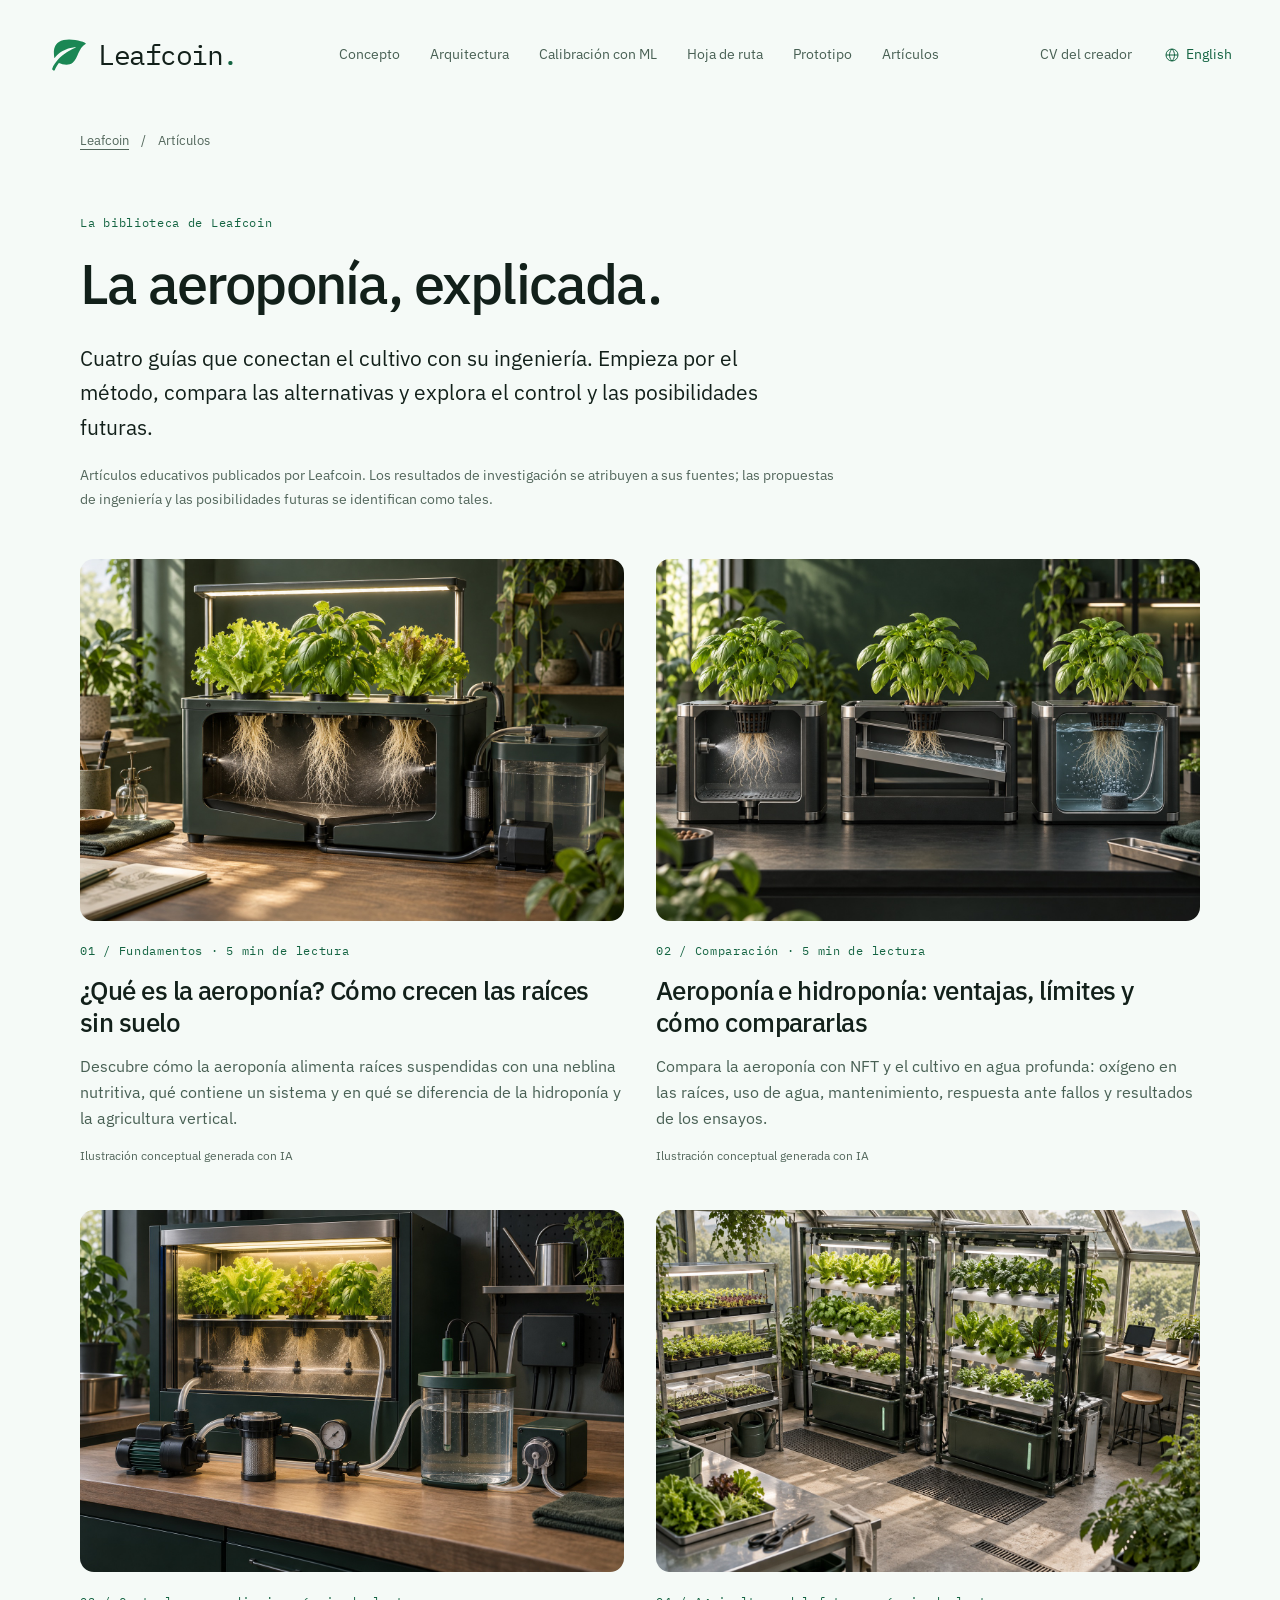
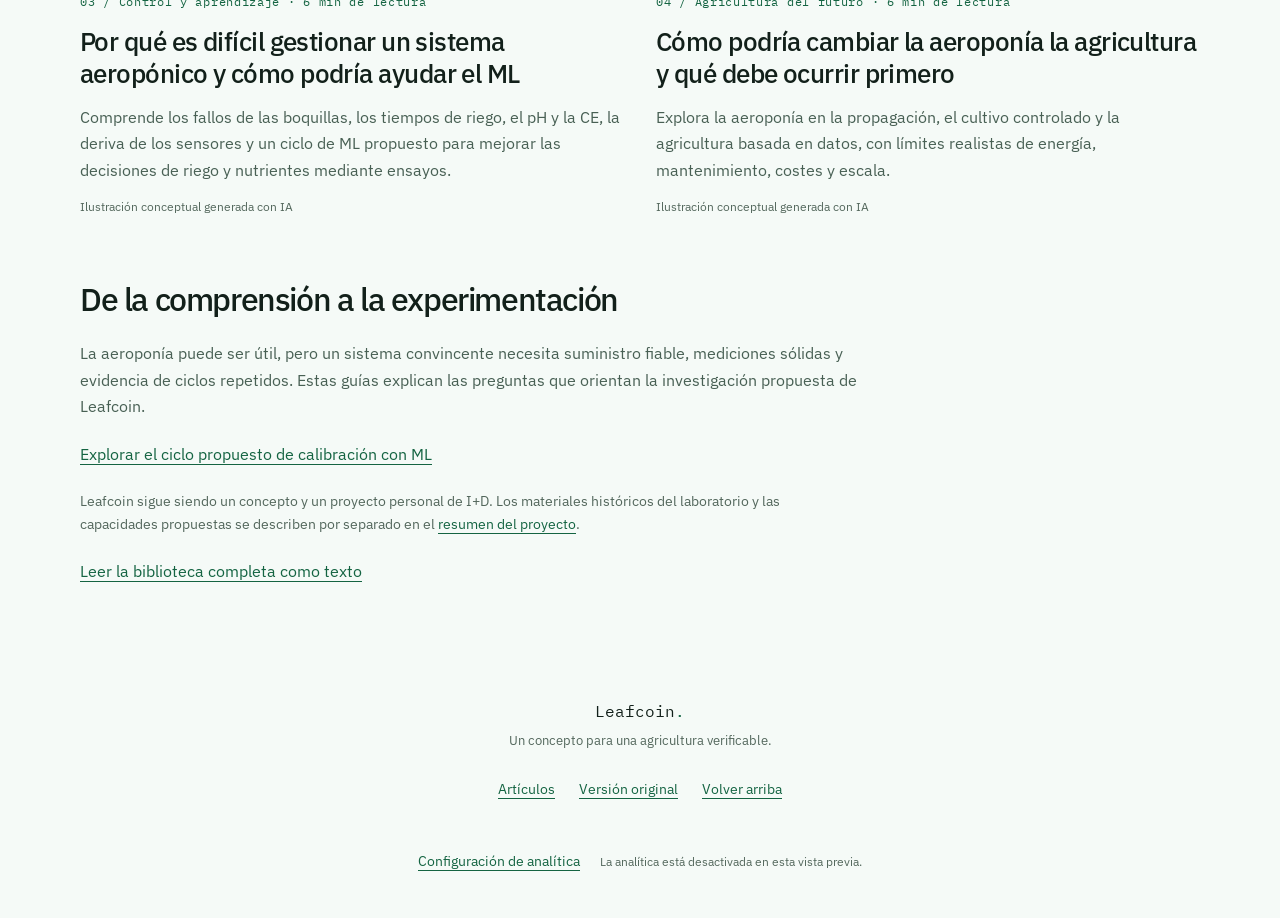
<file: es/articles/index.html>
<!doctype html>
<html lang="es"><head>
<meta charset="utf-8"><meta name="viewport" content="width=device-width, initial-scale=1">
<title>Guías de aeroponía: métodos, control y futuro | Leafcoin</title><meta name="description" content="Guías de aeroponía basadas en investigación: comparaciones con hidroponía, control del sistema y futuro de la agricultura, con fuentes y criterios prácticos."><meta name="author" content="Ilya Papou">
<meta name="robots" content="index, follow, max-image-preview:large"><meta name="color-scheme" content="light dark">
<meta name="theme-color" content="#f5faf7" media="(prefers-color-scheme: light)"><meta name="theme-color" content="#081411" media="(prefers-color-scheme: dark)">
<link rel="canonical" href="https://leafcoin.org/es/articles/"><link rel="alternate" href="index.md" type="text/markdown" title="Biblioteca en Markdown">
<link rel="alternate" hreflang="en" href="https://leafcoin.org/articles/"><link rel="alternate" hreflang="es" href="https://leafcoin.org/es/articles/"><link rel="alternate" hreflang="x-default" href="https://leafcoin.org/articles/">
<link rel="describedby" href="../llms.txt" type="text/plain" title="Guía de lectura de Leafcoin"><link rel="describedby" href="llms-full.txt" type="text/plain" title="Texto completo de la biblioteca">
<link rel="icon" href="../../assets/favicon-96.png" type="image/png" sizes="96x96"><link rel="apple-touch-icon" href="../../assets/ios_ligth_leafcoin.png">
<link rel="stylesheet" href="../../styles.css?v=20261014-es-spacing"><link rel="stylesheet" href="../../articles.css?v=20261014-es-spacing"><link rel="stylesheet" href="../../analytics-ui.css?v=20260930-footer-center">
<link rel="stylesheet" href="../../language.css?v=20261014-es">
<meta property="og:type" content="website"><meta property="og:site_name" content="Leafcoin"><meta property="og:locale" content="es_ES">
<meta property="og:title" content="Guías de aeroponía: métodos, control y futuro | Leafcoin"><meta property="og:description" content="Guías de aeroponía basadas en investigación: comparaciones con hidroponía, control del sistema y futuro de la agricultura, con fuentes y criterios prácticos."><meta property="og:url" content="https://leafcoin.org/es/articles/">
<meta property="og:image" content="https://leafcoin.org/assets/images/article-aeroponics-cutaway.jpg"><meta property="og:image:type" content="image/jpeg"><meta property="og:image:width" content="1536"><meta property="og:image:height" content="1024"><meta property="og:image:alt" content="Ilustración conceptual generada con IA. Un módulo aeropónico de sobremesa con raíces suspendidas, pulverización dirigida, un depósito independiente y un drenaje.">
<meta name="twitter:card" content="summary_large_image"><meta name="twitter:title" content="Guías de aeroponía: métodos, control y futuro | Leafcoin"><meta name="twitter:description" content="Guías de aeroponía basadas en investigación: comparaciones con hidroponía, control del sistema y futuro de la agricultura, con fuentes y criterios prácticos."><meta name="twitter:image" content="https://leafcoin.org/assets/images/article-aeroponics-cutaway.jpg"><meta name="twitter:image:alt" content="Ilustración conceptual generada con IA. Un módulo aeropónico de sobremesa con raíces suspendidas, pulverización dirigida, un depósito independiente y un drenaje.">

<script type="application/ld+json">{"@context": "https://schema.org", "@graph": [{"@type": "WebSite", "@id": "https://leafcoin.org/es/#website", "url": "https://leafcoin.org/es/", "name": "Leafcoin", "alternateName": "leafcoin.org", "publisher": {"@id": "https://papou.work/#person"}, "inLanguage": "es"}, {"@type": "Person", "@id": "https://papou.work/#person", "name": "Ilya Papou", "url": "https://papou.work/"}, {"@type": "CollectionPage", "@id": "https://leafcoin.org/es/articles/#library", "url": "https://leafcoin.org/es/articles/", "name": "Guías de aeroponía: métodos, control y futuro | Leafcoin", "description": "Guías de aeroponía basadas en investigación: comparaciones con hidroponía, control del sistema y futuro de la agricultura, con fuentes y criterios prácticos.", "inLanguage": "es", "datePublished": "2026-10-13", "dateModified": "2026-10-13", "isPartOf": {"@id": "https://leafcoin.org/es/#website"}, "publisher": {"@id": "https://papou.work/#person"}, "mainEntity": {"@id": "https://leafcoin.org/es/articles/#reading-order"}}, {"@type": "ItemList", "@id": "https://leafcoin.org/es/articles/#reading-order", "itemListElement": [{"@type": "ListItem", "position": 1, "name": "¿Qué es la aeroponía? Cómo crecen las raíces sin suelo", "url": "https://leafcoin.org/es/articles/what-is-aeroponics.html"}, {"@type": "ListItem", "position": 2, "name": "Aeroponía e hidroponía: ventajas, límites y cómo compararlas", "url": "https://leafcoin.org/es/articles/aeroponics-vs-hydroponics.html"}, {"@type": "ListItem", "position": 3, "name": "Por qué es difícil gestionar un sistema aeropónico y cómo podría ayudar el ML", "url": "https://leafcoin.org/es/articles/aeroponic-system-control.html"}, {"@type": "ListItem", "position": 4, "name": "Cómo podría cambiar la aeroponía la agricultura y qué debe ocurrir primero", "url": "https://leafcoin.org/es/articles/future-of-aeroponics.html"}]}, {"@type": "BreadcrumbList", "@id": "https://leafcoin.org/es/articles/#breadcrumbs", "itemListElement": [{"@type": "ListItem", "position": 1, "name": "Leafcoin", "item": "https://leafcoin.org/es/"}, {"@type": "ListItem", "position": 2, "name": "Artículos", "item": "https://leafcoin.org/es/articles/"}]}]}</script>
<script src="../../visitor-region.js?v=20261014-es" defer></script><script src="../../language.js?v=20261014-es" defer></script><script src="../../site.js?v=20261014-es" defer></script><script src="../../analytics.js?v=20261014-es" defer></script>
</head><body class="learning-page">
<a class="skip-link" href="#main">Saltar al contenido</a>
  <header class="site-toolbar">
    <a class="site-brand" href="../index.html" aria-label="Inicio de Leafcoin"><img src="../../assets/leafcoin_revert.svg" width="36" height="36" alt="" aria-hidden="true">Leafcoin<span aria-hidden="true">.</span></a>
    <a class="language-switch" data-language-switch href="../../articles/" lang="en" hreflang="en" aria-label="Leer en inglés"><svg class="language-symbol" viewbox="0 0 24 24" fill="none" stroke="currentColor" stroke-width="1.5" aria-hidden="true"><circle cx="12" cy="12" r="9"></circle><path d="M3 12h18M12 3c-5 5-5 13 0 18M12 3c5 5 5 13 0 18"></path></svg><span class="language-name">English</span><span class="language-code" aria-hidden="true">EN</span></a>
    <button class="menu-toggle" type="button" aria-controls="site-menu" aria-expanded="false" aria-label="Abrir menú">
      <span class="menu-toggle-label">Menú</span>
      <span class="menu-toggle-icon" aria-hidden="true"><span></span><span></span><span></span></span>
    </button>
    <div class="toolbar-links" id="site-menu">
      <nav aria-label="Navegación principal">
        <a href="../index.html#concept">Concepto</a>
        <a href="../index.html#architecture">Arquitectura</a>
        <a href="../index.html#calibration">Calibración con ML</a>
        <a href="../index.html#roadmap">Hoja de ruta</a>
        <a href="../index.html#prototype">Prototipo</a>
        <a href="index.html" aria-current="location">Artículos</a>
      </nav>
      <a class="creator-link" href="https://papou.work/">CV del creador</a>
    </div>
  </header>
<main id="main" class="learning-main"><nav class="breadcrumbs" aria-label="Ruta de navegación"><a href="../index.html">Leafcoin</a><span aria-hidden="true">/</span><span>Artículos</span></nav>
<header class="library-header" id="library"><p class="eyebrow">La biblioteca de Leafcoin</p><h1>La aeroponía, explicada.</h1><p class="library-intro">Cuatro guías que conectan el cultivo con su ingeniería. Empieza por el método, compara las alternativas y explora el control y las posibilidades futuras.</p><p class="editorial-note">Artículos educativos publicados por Leafcoin. Los resultados de investigación se atribuyen a sus fuentes; las propuestas de ingeniería y las posibilidades futuras se identifican como tales.</p></header>
<section class="guide-grid" aria-label="Artículos de aeroponía"><article class="guide-card">
      <a class="guide-card-cover" href="what-is-aeroponics.html" aria-label="Leer: ¿Qué es la aeroponía? Cómo crecen las raíces sin suelo"><img src="../../assets/images/article-aeroponics-cutaway.jpg" width="1536" height="1024" loading="lazy" decoding="async" alt="Ilustración conceptual generada con IA. Un módulo aeropónico de sobremesa con raíces suspendidas, pulverización dirigida, un depósito independiente y un drenaje."></a>
      <div class="guide-card-copy"><p class="eyebrow">01 / Fundamentos · 5 min de lectura</p><h2><a href="what-is-aeroponics.html">¿Qué es la aeroponía? Cómo crecen las raíces sin suelo</a></h2><p>Descubre cómo la aeroponía alimenta raíces suspendidas con una neblina nutritiva, qué contiene un sistema y en qué se diferencia de la hidroponía y la agricultura vertical.</p><p class="guide-card-note">Ilustración conceptual generada con IA</p></div>
    </article><article class="guide-card">
      <a class="guide-card-cover" href="aeroponics-vs-hydroponics.html" aria-label="Leer: Aeroponía e hidroponía: ventajas, límites y cómo compararlas"><img src="../../assets/images/article-growing-methods.jpg" width="1536" height="1024" loading="lazy" decoding="async" alt="Ilustración conceptual generada con IA. Tres módulos de cultivo comparables muestran pulverización aeropónica, un canal NFT y cultivo en agua profunda con aireación."></a>
      <div class="guide-card-copy"><p class="eyebrow">02 / Comparación · 5 min de lectura</p><h2><a href="aeroponics-vs-hydroponics.html">Aeroponía e hidroponía: ventajas, límites y cómo compararlas</a></h2><p>Compara la aeroponía con NFT y el cultivo en agua profunda: oxígeno en las raíces, uso de agua, mantenimiento, respuesta ante fallos y resultados de los ensayos.</p><p class="guide-card-note">Ilustración conceptual generada con IA</p></div>
    </article><article class="guide-card">
      <a class="guide-card-cover" href="aeroponic-system-control.html" aria-label="Leer: Por qué es difícil gestionar un sistema aeropónico y cómo podría ayudar el ML"><img src="../../assets/images/article-control-workbench.jpg" width="1536" height="1024" loading="lazy" decoding="async" alt="Ilustración conceptual generada con IA. Un banco doméstico de aeroponía con bomba, filtro, manómetro, sondas de solución y controlador local."></a>
      <div class="guide-card-copy"><p class="eyebrow">03 / Control y aprendizaje · 6 min de lectura</p><h2><a href="aeroponic-system-control.html">Por qué es difícil gestionar un sistema aeropónico y cómo podría ayudar el ML</a></h2><p>Comprende los fallos de las boquillas, los tiempos de riego, el pH y la CE, la deriva de los sensores y un ciclo de ML propuesto para mejorar las decisiones de riego y nutrientes mediante ensayos.</p><p class="guide-card-note">Ilustración conceptual generada con IA</p></div>
    </article><article class="guide-card">
      <a class="guide-card-cover" href="future-of-aeroponics.html" aria-label="Leer: Cómo podría cambiar la aeroponía la agricultura y qué debe ocurrir primero"><img src="../../assets/images/article-future-nursery.jpg" width="1536" height="1024" loading="lazy" decoding="async" alt="Ilustración conceptual generada con IA. Un espacio modesto de investigación con bandejas de propagación, módulos de cultivo accesibles y monitorización sencilla."></a>
      <div class="guide-card-copy"><p class="eyebrow">04 / Agricultura del futuro · 6 min de lectura</p><h2><a href="future-of-aeroponics.html">Cómo podría cambiar la aeroponía la agricultura y qué debe ocurrir primero</a></h2><p>Explora la aeroponía en la propagación, el cultivo controlado y la agricultura basada en datos, con límites realistas de energía, mantenimiento, costes y escala.</p><p class="guide-card-note">Ilustración conceptual generada con IA</p></div>
    </article></section>
<section class="library-context"><h2>De la comprensión a la experimentación</h2><p>La aeroponía puede ser útil, pero un sistema convincente necesita suministro fiable, mediciones sólidas y evidencia de ciclos repetidos. Estas guías explican las preguntas que orientan la investigación propuesta de Leafcoin.</p><a href="../index.html#calibration">Explorar el ciclo propuesto de calibración con ML</a><p class="editorial-note">Leafcoin sigue siendo un concepto y un proyecto personal de I+D. Los materiales históricos del laboratorio y las capacidades propuestas se describen por separado en el <a href="../index.html#prototype">resumen del proyecto</a>.</p><p><a href="llms-full.txt">Leer la biblioteca completa como texto</a></p></section></main>
  <footer class="site-footer">
    <p>Leafcoin<span aria-hidden="true">.</span> <span class="footer-context">Un concepto para una agricultura verificable.</span></p>
    <nav class="footer-links" aria-label="Navegación del pie de página">
      <a href="index.html">Artículos</a>
      <a href="https://old.leafcoin.org/">Versión original</a>
      <a href="#main">Volver arriba</a>
    </nav>
    <div id="analytics-tools" class="analytics-tools" hidden>
      <button id="analytics-settings" class="analytics-settings" type="button" aria-controls="analytics-consent" aria-expanded="false">Configuración de analítica</button>
      <span id="analytics-status" class="analytics-status" role="status" aria-live="polite">Google Analytics está desactivado.</span>
    </div>
  </footer>
<section id="analytics-consent" class="analytics-consent" aria-label="Configuración de Google Analytics" hidden>
  <p class="analytics-consent-label">Tu elección</p>
  <h2>¿Permitir Google Analytics?</h2>
  <p>Google Analytics utiliza cookies para medir las visitas. Fuera de la UE se inicia automáticamente, salvo que lo rechaces. En la UE, o si no se puede determinar tu región, permanece desactivado hasta que lo permitas. Tu elección dura 180 días y puedes cambiarla en cualquier momento en la configuración de analítica.</p>
  <p class="analytics-consent-note">En leafcoin.org, Cloudflare mide por separado el rendimiento de las páginas sin cookies y excluye a los visitantes de la UE. Estos botones controlan Google Analytics.</p>
  <div class="analytics-consent-actions">
    <button id="analytics-decline" type="button">Rechazar Google Analytics</button>
    <button id="analytics-allow" type="button">Permitir Google Analytics</button>
  </div>
</section>
</body></html>
</file>
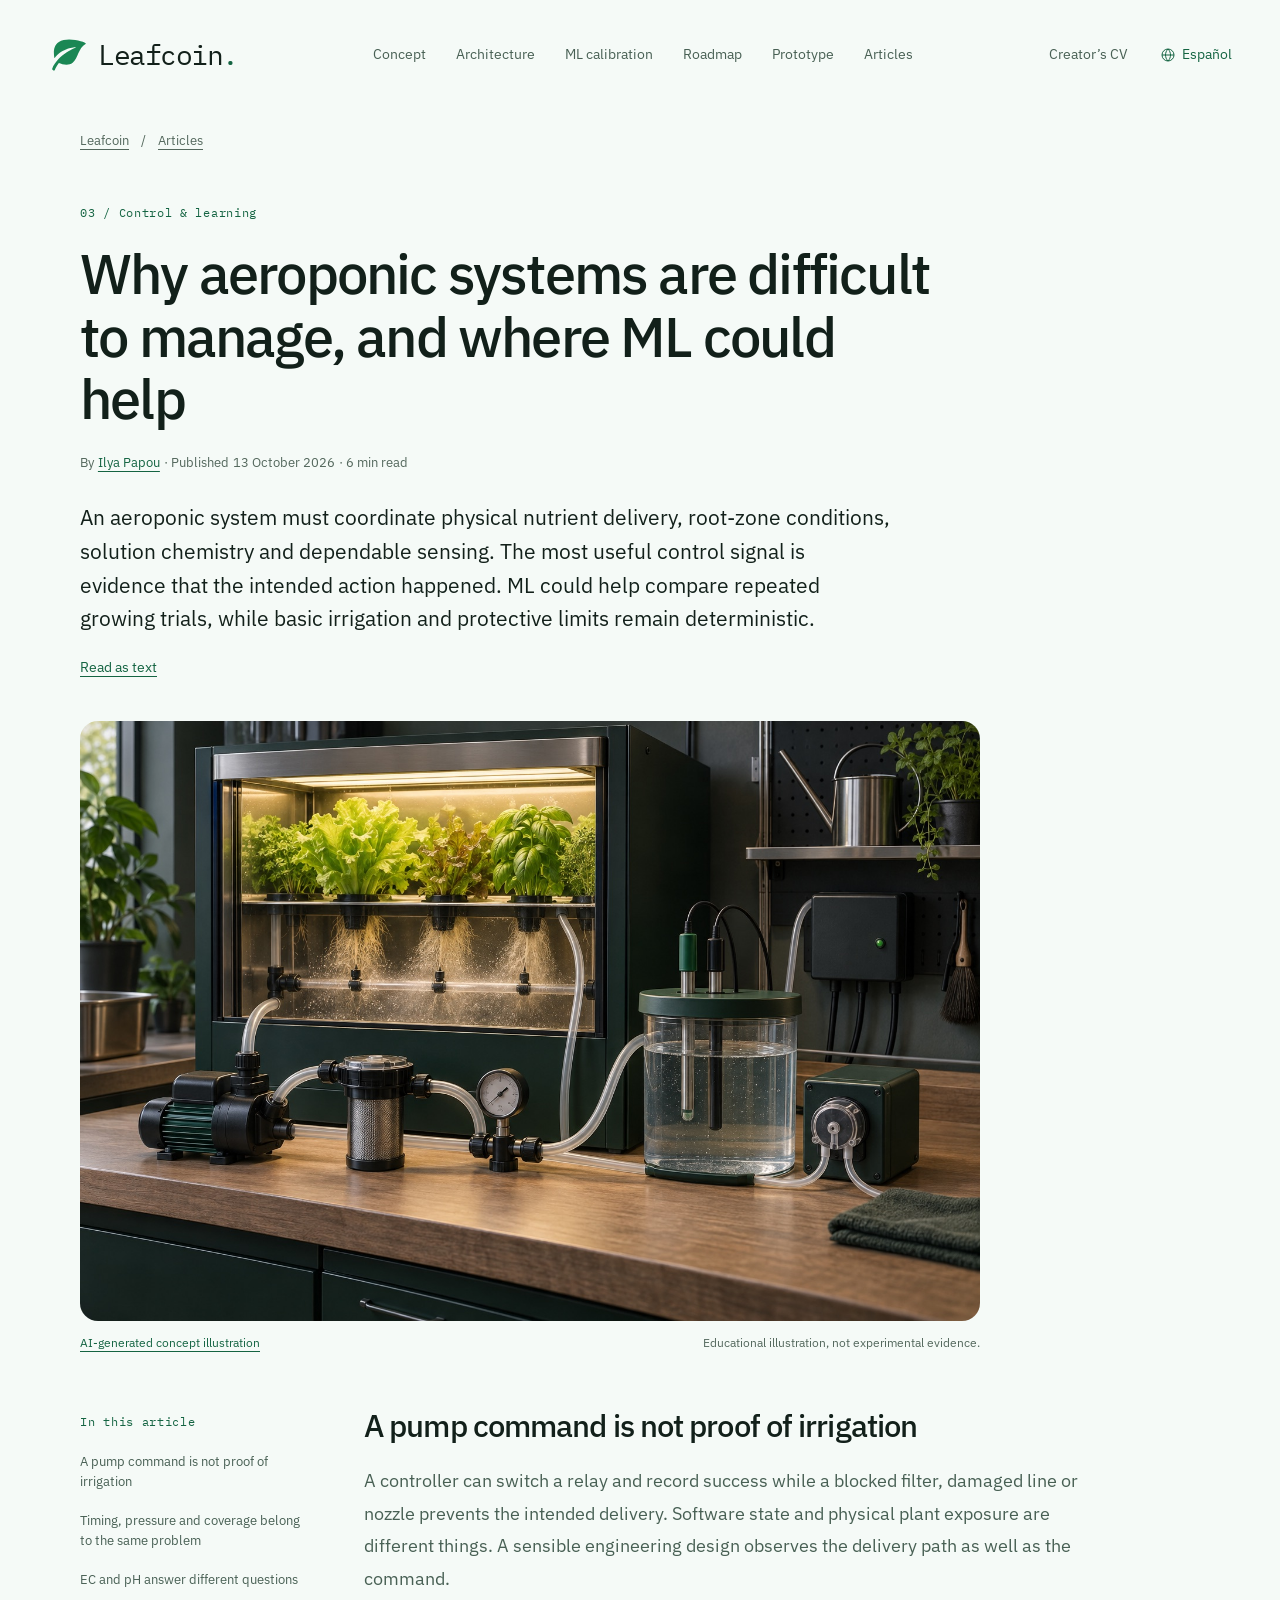
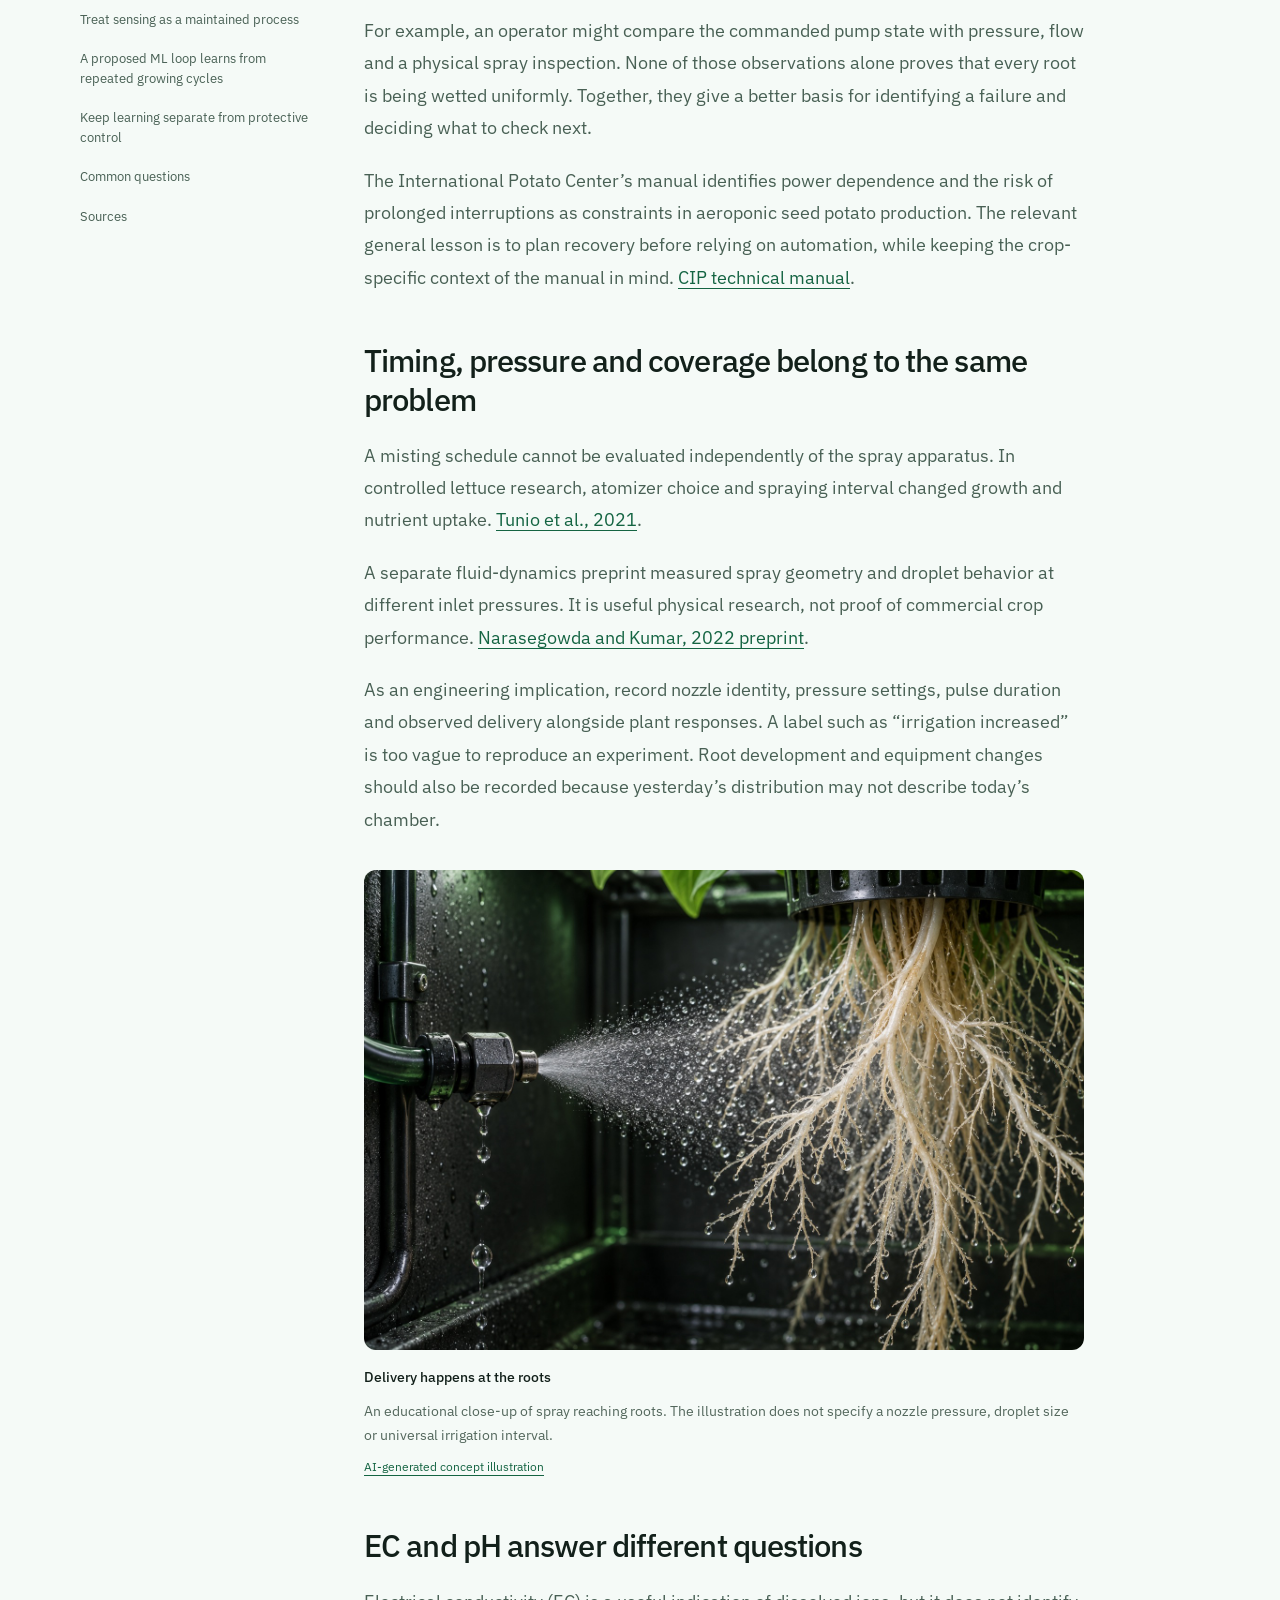
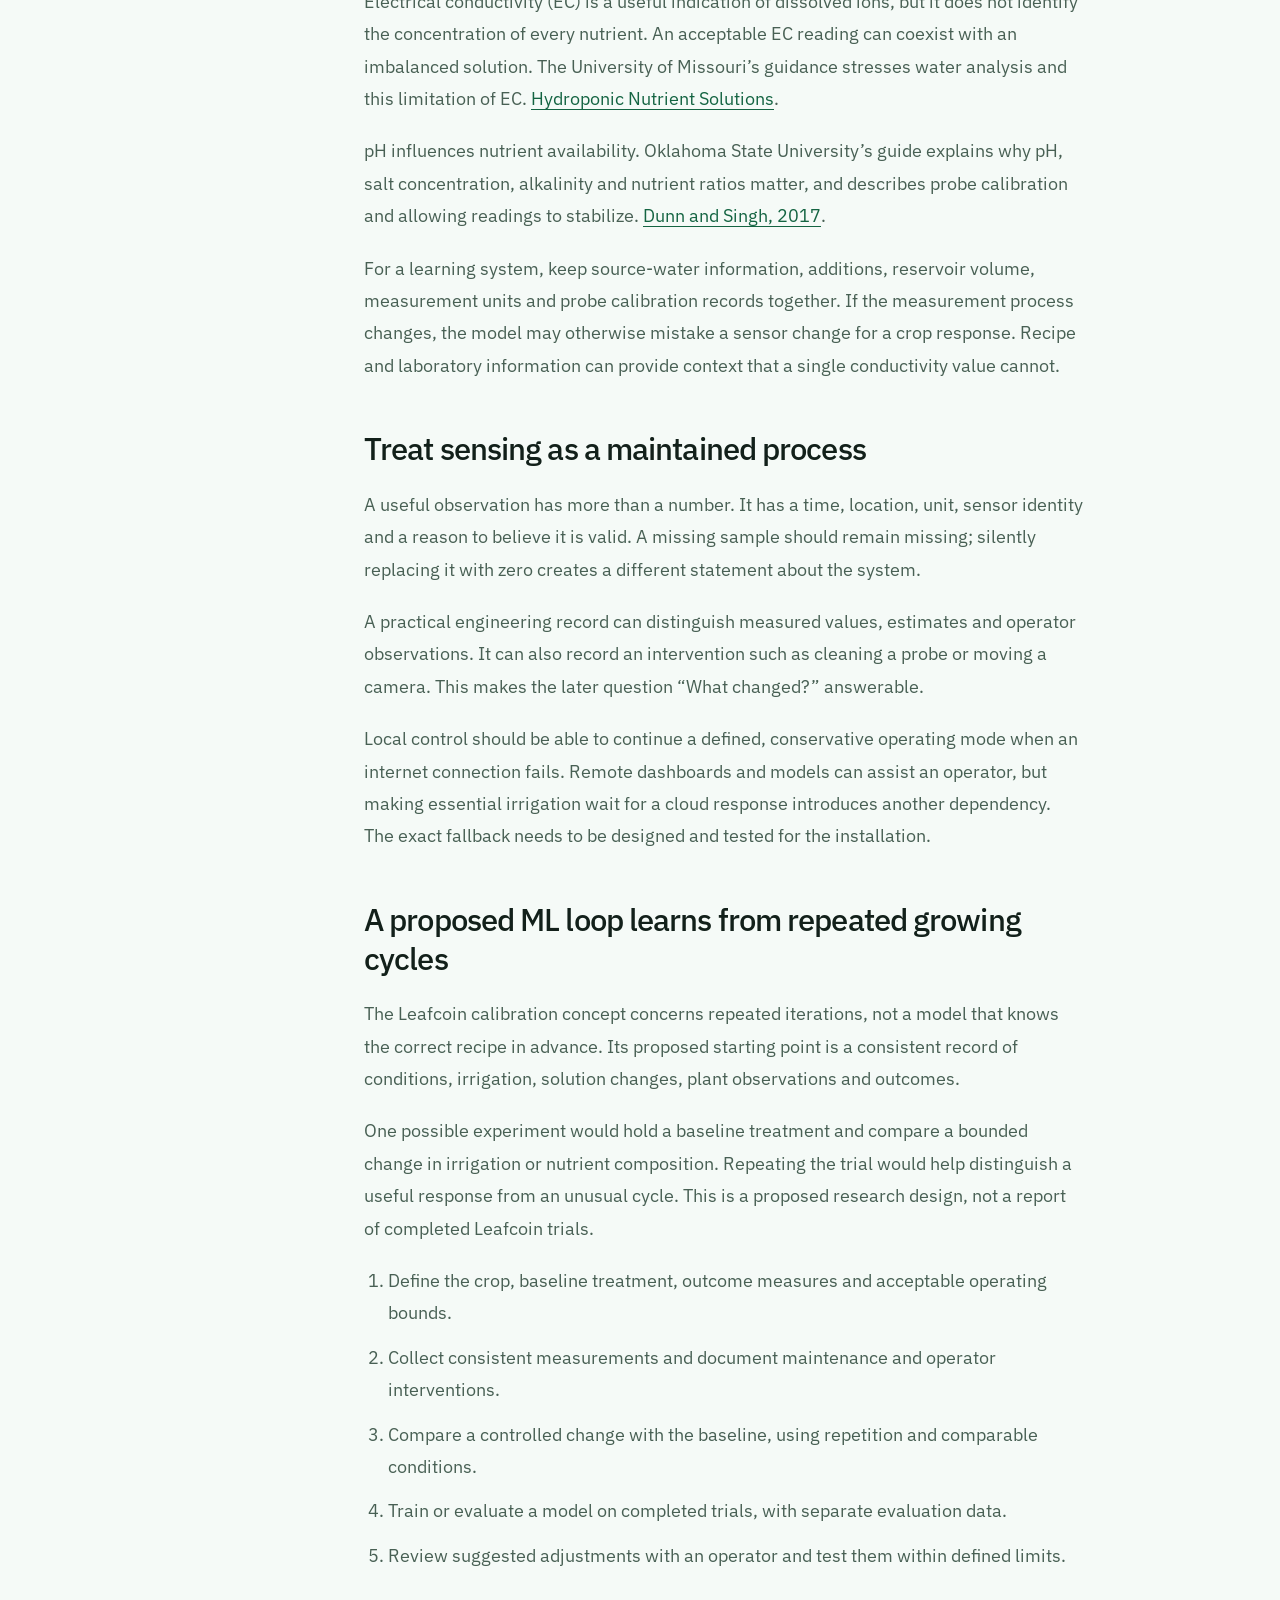
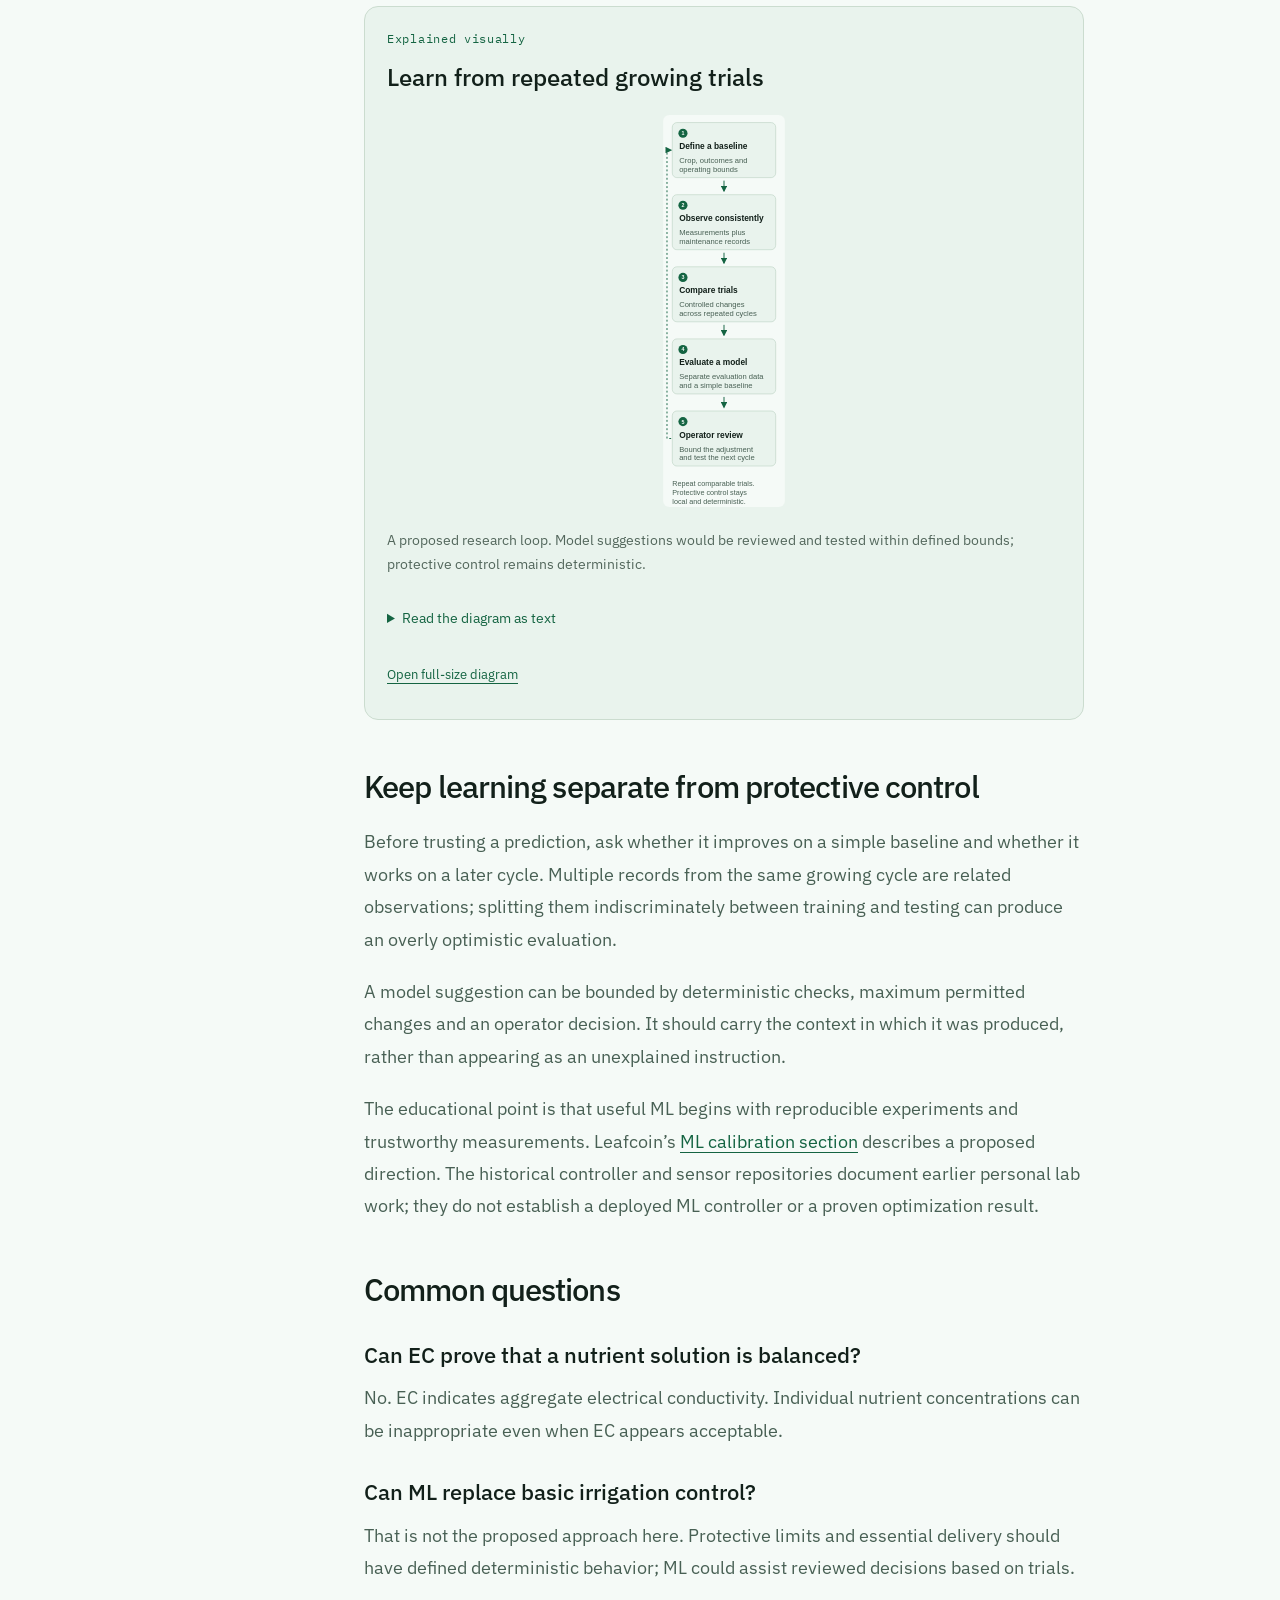
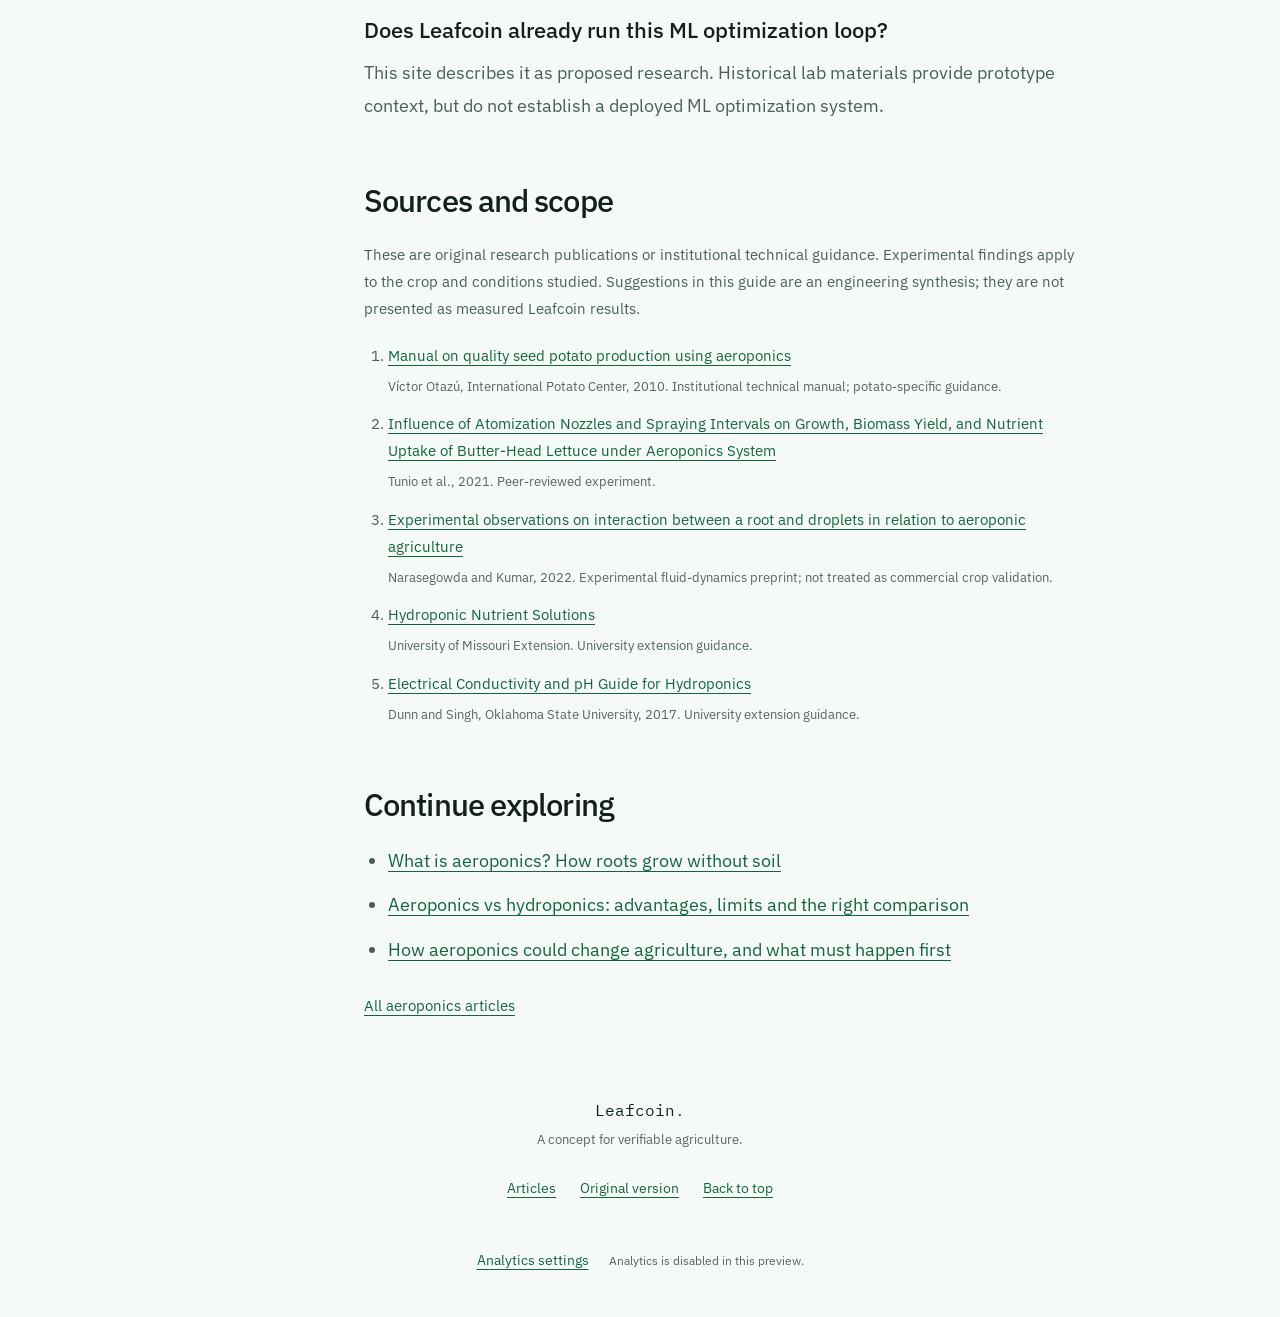
<file: articles/aeroponic-system-control.html>
<!doctype html>
<html lang="en"><head>
<meta charset="utf-8"><meta name="viewport" content="width=device-width, initial-scale=1">
<title>Aeroponic System Control: Sensors, Irrigation and ML | Leafcoin</title><meta name="description" content="Understand nozzle failures, irrigation timing, pH and EC, sensor drift and a proposed ML loop for improving nutrient and watering decisions across trials."><meta name="author" content="Ilya Papou">
<meta name="robots" content="index, follow, max-image-preview:large"><meta name="color-scheme" content="light dark">
<meta name="theme-color" content="#f5faf7" media="(prefers-color-scheme: light)"><meta name="theme-color" content="#081411" media="(prefers-color-scheme: dark)">
<link rel="canonical" href="https://leafcoin.org/articles/aeroponic-system-control.html"><link rel="alternate" href="aeroponic-system-control.md" type="text/markdown" title="Full article in Markdown">
<link rel="alternate" hreflang="en" href="https://leafcoin.org/articles/aeroponic-system-control.html"><link rel="alternate" hreflang="es" href="https://leafcoin.org/es/articles/aeroponic-system-control.html"><link rel="alternate" hreflang="x-default" href="https://leafcoin.org/articles/aeroponic-system-control.html">
<link rel="describedby" href="../llms.txt" type="text/plain" title="Leafcoin reading guide"><link rel="describedby" href="llms-full.txt" type="text/plain" title="Complete learning library text">
<link rel="icon" href="../assets/favicon-96.png" type="image/png" sizes="96x96"><link rel="apple-touch-icon" href="../assets/ios_ligth_leafcoin.png">
<link rel="stylesheet" href="../styles.css?v=20261014-es-spacing"><link rel="stylesheet" href="../articles.css?v=20261014-es-spacing"><link rel="stylesheet" href="../analytics-ui.css?v=20260930-footer-center">
<link rel="stylesheet" href="../language.css?v=20261014-es">
<meta property="og:type" content="article"><meta property="og:site_name" content="Leafcoin"><meta property="og:locale" content="en_US">
<meta property="og:title" content="Aeroponic System Control: Sensors, Irrigation and ML | Leafcoin"><meta property="og:description" content="Understand nozzle failures, irrigation timing, pH and EC, sensor drift and a proposed ML loop for improving nutrient and watering decisions across trials."><meta property="og:url" content="https://leafcoin.org/articles/aeroponic-system-control.html">
<meta property="og:image" content="https://leafcoin.org/assets/images/article-control-workbench.jpg"><meta property="og:image:type" content="image/jpeg"><meta property="og:image:width" content="1536"><meta property="og:image:height" content="1024"><meta property="og:image:alt" content="AI-generated concept illustration. A home aeroponics workbench with pump, filter, pressure gauge, solution probes and local controller.">
<meta name="twitter:card" content="summary_large_image"><meta name="twitter:title" content="Aeroponic System Control: Sensors, Irrigation and ML | Leafcoin"><meta name="twitter:description" content="Understand nozzle failures, irrigation timing, pH and EC, sensor drift and a proposed ML loop for improving nutrient and watering decisions across trials."><meta name="twitter:image" content="https://leafcoin.org/assets/images/article-control-workbench.jpg"><meta name="twitter:image:alt" content="AI-generated concept illustration. A home aeroponics workbench with pump, filter, pressure gauge, solution probes and local controller.">
<meta property="article:published_time" content="2026-10-13"><meta property="article:modified_time" content="2026-10-13">
<script type="application/ld+json">{"@context": "https://schema.org", "@graph": [{"@type": "WebSite", "@id": "https://leafcoin.org/#website", "url": "https://leafcoin.org/", "name": "Leafcoin", "alternateName": "leafcoin.org", "publisher": {"@id": "https://papou.work/#person"}}, {"@type": "Person", "@id": "https://papou.work/#person", "name": "Ilya Papou", "url": "https://papou.work/"}, {"@type": "WebPage", "@id": "https://leafcoin.org/articles/aeroponic-system-control.html#webpage", "url": "https://leafcoin.org/articles/aeroponic-system-control.html", "name": "Why aeroponic systems are difficult to manage, and where ML could help", "description": "Understand nozzle failures, irrigation timing, pH and EC, sensor drift and a proposed ML loop for improving nutrient and watering decisions across trials.", "inLanguage": "en", "isPartOf": {"@id": "https://leafcoin.org/#website"}, "mainEntity": {"@id": "https://leafcoin.org/articles/aeroponic-system-control.html#article"}, "breadcrumb": {"@id": "https://leafcoin.org/articles/aeroponic-system-control.html#breadcrumbs"}, "encoding": {"@type": "MediaObject", "encodingFormat": "text/markdown", "contentUrl": "https://leafcoin.org/articles/aeroponic-system-control.md"}}, {"@type": "Article", "@id": "https://leafcoin.org/articles/aeroponic-system-control.html#article", "url": "https://leafcoin.org/articles/aeroponic-system-control.html", "headline": "Why aeroponic systems are difficult to manage, and where ML could help", "description": "Understand nozzle failures, irrigation timing, pH and EC, sensor drift and a proposed ML loop for improving nutrient and watering decisions across trials.", "inLanguage": "en", "datePublished": "2026-10-13", "dateModified": "2026-10-13", "author": {"@id": "https://papou.work/#person"}, "publisher": {"@id": "https://papou.work/#person"}, "mainEntityOfPage": {"@id": "https://leafcoin.org/articles/aeroponic-system-control.html#webpage"}, "isPartOf": {"@id": "https://leafcoin.org/articles/#library"}, "articleSection": "Control & learning", "articleBody": "Why aeroponic systems are difficult to manage, and where ML could help\n\nAn aeroponic system must coordinate physical nutrient delivery, root-zone conditions, solution chemistry and dependable sensing. The most useful control signal is evidence that the intended action happened. ML could help compare repeated growing trials, while basic irrigation and protective limits remain deterministic.\n\nA pump command is not proof of irrigation\n\nA controller can switch a relay and record success while a blocked filter, damaged line or nozzle prevents the intended delivery. Software state and physical plant exposure are different things. A sensible engineering design observes the delivery path as well as the command.\n\nFor example, an operator might compare the commanded pump state with pressure, flow and a physical spray inspection. None of those observations alone proves that every root is being wetted uniformly. Together, they give a better basis for identifying a failure and deciding what to check next.\n\nThe International Potato Center’s manual identifies power dependence and the risk of prolonged interruptions as constraints in aeroponic seed potato production. The relevant general lesson is to plan recovery before relying on automation, while keeping the crop-specific context of the manual in mind. CIP technical manual.\n\nTiming, pressure and coverage belong to the same problem\n\nA misting schedule cannot be evaluated independently of the spray apparatus. In controlled lettuce research, atomizer choice and spraying interval changed growth and nutrient uptake. Tunio et al., 2021.\n\nA separate fluid-dynamics preprint measured spray geometry and droplet behavior at different inlet pressures. It is useful physical research, not proof of commercial crop performance. Narasegowda and Kumar, 2022 preprint.\n\nAs an engineering implication, record nozzle identity, pressure settings, pulse duration and observed delivery alongside plant responses. A label such as “irrigation increased” is too vague to reproduce an experiment. Root development and equipment changes should also be recorded because yesterday’s distribution may not describe today’s chamber.\n\nDelivery happens at the roots\n\nAn educational close-up of spray reaching roots. The illustration does not specify a nozzle pressure, droplet size or universal irrigation interval.\n\nEC and pH answer different questions\n\nElectrical conductivity (EC) is a useful indication of dissolved ions, but it does not identify the concentration of every nutrient. An acceptable EC reading can coexist with an imbalanced solution. The University of Missouri’s guidance stresses water analysis and this limitation of EC. Hydroponic Nutrient Solutions.\n\npH influences nutrient availability. Oklahoma State University’s guide explains why pH, salt concentration, alkalinity and nutrient ratios matter, and describes probe calibration and allowing readings to stabilize. Dunn and Singh, 2017.\n\nFor a learning system, keep source-water information, additions, reservoir volume, measurement units and probe calibration records together. If the measurement process changes, the model may otherwise mistake a sensor change for a crop response. Recipe and laboratory information can provide context that a single conductivity value cannot.\n\nTreat sensing as a maintained process\n\nA useful observation has more than a number. It has a time, location, unit, sensor identity and a reason to believe it is valid. A missing sample should remain missing; silently replacing it with zero creates a different statement about the system.\n\nA practical engineering record can distinguish measured values, estimates and operator observations. It can also record an intervention such as cleaning a probe or moving a camera. This makes the later question “What changed?” answerable.\n\nLocal control should be able to continue a defined, conservative operating mode when an internet connection fails. Remote dashboards and models can assist an operator, but making essential irrigation wait for a cloud response introduces another dependency. The exact fallback needs to be designed and tested for the installation.\n\nA proposed ML loop learns from repeated growing cycles\n\nThe Leafcoin calibration concept concerns repeated iterations, not a model that knows the correct recipe in advance. Its proposed starting point is a consistent record of conditions, irrigation, solution changes, plant observations and outcomes.\n\nOne possible experiment would hold a baseline treatment and compare a bounded change in irrigation or nutrient composition. Repeating the trial would help distinguish a useful response from an unusual cycle. This is a proposed research design, not a report of completed Leafcoin trials.\n\nDefine the crop, baseline treatment, outcome measures and acceptable operating bounds.\n\nCollect consistent measurements and document maintenance and operator interventions.\n\nCompare a controlled change with the baseline, using repetition and comparable conditions.\n\nTrain or evaluate a model on completed trials, with separate evaluation data.\n\nReview suggested adjustments with an operator and test them within defined limits.\n\nLearn from repeated growing trials\n\nA proposed research loop. Model suggestions would be reviewed and tested within defined bounds; protective control remains deterministic.\n\nDefine a crop and baseline, observe consistent measurements, compare repeated controlled trials, evaluate a model using separate data, and have an operator review a bounded adjustment before testing again. This describes proposed Leafcoin research, not a deployed optimization system.\n\nRepeat comparable trials. Protective control stays local and deterministic.\n\nDefine a baseline\n\nCrop, outcomes and\n\noperating bounds\n\nObserve consistently\n\nMeasurements plus\n\nmaintenance records\n\nCompare trials\n\nControlled changes\n\nacross repeated cycles\n\nEvaluate a model\n\nSeparate evaluation data\n\nand a simple baseline\n\nOperator review\n\nBound the adjustment\n\nand test the next cycle\n\nKeep learning separate from protective control\n\nBefore trusting a prediction, ask whether it improves on a simple baseline and whether it works on a later cycle. Multiple records from the same growing cycle are related observations; splitting them indiscriminately between training and testing can produce an overly optimistic evaluation.\n\nA model suggestion can be bounded by deterministic checks, maximum permitted changes and an operator decision. It should carry the context in which it was produced, rather than appearing as an unexplained instruction.\n\nThe educational point is that useful ML begins with reproducible experiments and trustworthy measurements. Leafcoin’s ML calibration section describes a proposed direction. The historical controller and sensor repositories document earlier personal lab work; they do not establish a deployed ML controller or a proven optimization result.\n\nCan EC prove that a nutrient solution is balanced?\n\nNo. EC indicates aggregate electrical conductivity. Individual nutrient concentrations can be inappropriate even when EC appears acceptable.\n\nCan ML replace basic irrigation control?\n\nThat is not the proposed approach here. Protective limits and essential delivery should have defined deterministic behavior; ML could assist reviewed decisions based on trials.\n\nDoes Leafcoin already run this ML optimization loop?\n\nThis site describes it as proposed research. Historical lab materials provide prototype context, but do not establish a deployed ML optimization system.", "wordCount": 1071, "image": [{"@type": "ImageObject", "contentUrl": "https://leafcoin.org/assets/images/article-control-workbench.jpg", "width": 1536, "height": 1024, "caption": "AI-generated concept illustration. A home aeroponics workbench with pump, filter, pressure gauge, solution probes and local controller.", "creativeWorkStatus": "AI-generated concept illustration", "isBasedOn": "https://leafcoin.org/docs/generated-illustrations.md#article-control-workbench"}, {"@type": "ImageObject", "contentUrl": "https://leafcoin.org/assets/images/article-nozzle-roots-detail.jpg", "width": 1536, "height": 1024, "caption": "AI-generated concept illustration. An educational close-up of spray reaching roots. The illustration does not specify a nozzle pressure, droplet size or universal irrigation interval.", "creativeWorkStatus": "AI-generated concept illustration", "isBasedOn": "https://leafcoin.org/docs/generated-illustrations.md#article-nozzle-roots-detail"}, {"@type": "ImageObject", "contentUrl": "https://leafcoin.org/assets/diagrams/ml-calibration-loop.svg", "width": 800, "height": 466, "caption": "A proposed research loop. Model suggestions would be reviewed and tested within defined bounds; protective control remains deterministic.", "description": "Define a crop and baseline, observe consistent measurements, compare repeated controlled trials, evaluate a model using separate data, and have an operator review a bounded adjustment before testing again. This describes proposed Leafcoin research, not a deployed optimization system.", "creativeWorkStatus": "Educational schematic", "isBasedOn": "https://leafcoin.org/articles/aeroponic-system-control.html#fig-ml-calibration-loop"}], "citation": [{"@type": "CreativeWork", "name": "Manual on quality seed potato production using aeroponics", "url": "https://cipotato.org/wp-content/uploads/2014/08/005447.pdf"}, {"@type": "CreativeWork", "name": "Influence of Atomization Nozzles and Spraying Intervals on Growth, Biomass Yield, and Nutrient Uptake of Butter-Head Lettuce under Aeroponics System", "url": "https://www.mdpi.com/2073-4395/11/1/97"}, {"@type": "CreativeWork", "name": "Experimental observations on interaction between a root and droplets in relation to aeroponic agriculture", "url": "https://arxiv.org/abs/2202.08773"}, {"@type": "CreativeWork", "name": "Hydroponic Nutrient Solutions", "url": "https://extension.missouri.edu/publications/g6984"}, {"@type": "CreativeWork", "name": "Electrical Conductivity and pH Guide for Hydroponics", "url": "https://extension.okstate.edu/fact-sheets/electrical-conductivity-and-ph-guide-for-hydroponics"}]}, {"@type": "BreadcrumbList", "@id": "https://leafcoin.org/articles/aeroponic-system-control.html#breadcrumbs", "itemListElement": [{"@type": "ListItem", "position": 1, "name": "Leafcoin", "item": "https://leafcoin.org/"}, {"@type": "ListItem", "position": 2, "name": "Articles", "item": "https://leafcoin.org/articles/"}, {"@type": "ListItem", "position": 3, "name": "Why aeroponic systems are difficult to manage, and where ML could help", "item": "https://leafcoin.org/articles/aeroponic-system-control.html"}]}]}</script>
<script src="../visitor-region.js?v=20261014-es" defer></script><script src="../language.js?v=20261014-es" defer></script><script src="../site.js?v=20261014-es" defer></script><script src="../analytics.js?v=20261014-es" defer></script>
</head><body class="learning-page">
<a class="skip-link" href="#main">Skip to content</a>
  <header class="site-toolbar">
    <a class="site-brand" href="../index.html" aria-label="Leafcoin home"><img src="../assets/leafcoin_revert.svg" width="36" height="36" alt="" aria-hidden="true">Leafcoin<span aria-hidden="true">.</span></a>
    <a class="language-switch" data-language-switch href="../es/articles/aeroponic-system-control.html" lang="es" hreflang="es" aria-label="Read in Spanish"><svg class="language-symbol" viewBox="0 0 24 24" fill="none" stroke="currentColor" stroke-width="1.5" aria-hidden="true"><circle cx="12" cy="12" r="9"></circle><path d="M3 12h18M12 3c-5 5-5 13 0 18M12 3c5 5 5 13 0 18"></path></svg><span class="language-name">Español</span><span class="language-code" aria-hidden="true">ES</span></a>
    <button class="menu-toggle" type="button" aria-controls="site-menu" aria-expanded="false" aria-label="Open menu">
      <span class="menu-toggle-label">Menu</span>
      <span class="menu-toggle-icon" aria-hidden="true"><span></span><span></span><span></span></span>
    </button>
    <div class="toolbar-links" id="site-menu">
      <nav aria-label="Main navigation">
        <a href="../index.html#concept">Concept</a>
        <a href="../index.html#architecture">Architecture</a>
        <a href="../index.html#calibration">ML calibration</a>
        <a href="../index.html#roadmap">Roadmap</a>
        <a href="../index.html#prototype">Prototype</a>
        <a href="index.html" aria-current="location">Articles</a>
      </nav>
      <a class="creator-link" href="https://papou.work/">Creator’s CV</a>
    </div>
  </header>
<main id="main" class="learning-main"><nav class="breadcrumbs" aria-label="Breadcrumb"><a href="../index.html">Leafcoin</a><span aria-hidden="true">/</span><a href="index.html">Articles</a></nav>
<article class="learning-article"><header class="article-header"><p class="eyebrow">03 / Control &amp; learning</p><h1>Why aeroponic systems are difficult to manage, and where ML could help</h1><p class="article-meta">By <a href="https://papou.work/">Ilya Papou</a> · Published <time datetime="2026-10-13">13 October 2026</time> · 6 min read</p><p class="article-answer">An aeroponic system must coordinate physical nutrient delivery, root-zone conditions, solution chemistry and dependable sensing. The most useful control signal is evidence that the intended action happened. ML could help compare repeated growing trials, while basic irrigation and protective limits remain deterministic.</p><p class="article-text-link"><a href="aeroponic-system-control.md">Read as text</a></p></header>
<figure class="article-cover"><img src="../assets/images/article-control-workbench.jpg" width="1536" height="1024" fetchpriority="high" decoding="async" alt="AI-generated concept illustration. A home aeroponics workbench with pump, filter, pressure gauge, solution probes and local controller."><figcaption><a href="../docs/generated-illustrations.md#article-control-workbench">AI-generated concept illustration</a><span>Educational illustration, not experimental evidence.</span></figcaption></figure>
<div class="article-layout"><aside class="article-toc"><nav aria-label="In this article"><p class="eyebrow">In this article</p><ol><li><a href="#delivery-first">A pump command is not proof of irrigation</a></li><li><a href="#timing-and-coverage">Timing, pressure and coverage belong to the same problem</a></li><li><a href="#solution-chemistry">EC and pH answer different questions</a></li><li><a href="#measurements-you-can-trust">Treat sensing as a maintained process</a></li><li><a href="#learning-over-iterations">A proposed ML loop learns from repeated growing cycles</a></li><li><a href="#boundaries-for-automation">Keep learning separate from protective control</a></li><li><a href="#questions">Common questions</a></li><li><a href="#sources">Sources</a></li></ol></nav></aside><div class="article-prose"><section id="delivery-first"><h2>A pump command is not proof of irrigation</h2><p>A controller can switch a relay and record success while a blocked filter, damaged line or nozzle prevents the intended delivery. Software state and physical plant exposure are different things. A sensible engineering design observes the delivery path as well as the command.</p><p>For example, an operator might compare the commanded pump state with pressure, flow and a physical spray inspection. None of those observations alone proves that every root is being wetted uniformly. Together, they give a better basis for identifying a failure and deciding what to check next.</p><p>The International Potato Center’s manual identifies power dependence and the risk of prolonged interruptions as constraints in aeroponic seed potato production. The relevant general lesson is to plan recovery before relying on automation, while keeping the crop-specific context of the manual in mind. <a href="https://cipotato.org/wp-content/uploads/2014/08/005447.pdf">CIP technical manual</a>.</p></section><section id="timing-and-coverage"><h2>Timing, pressure and coverage belong to the same problem</h2><p>A misting schedule cannot be evaluated independently of the spray apparatus. In controlled lettuce research, atomizer choice and spraying interval changed growth and nutrient uptake. <a href="https://www.mdpi.com/2073-4395/11/1/97">Tunio et al., 2021</a>.</p><p>A separate fluid-dynamics preprint measured spray geometry and droplet behavior at different inlet pressures. It is useful physical research, not proof of commercial crop performance. <a href="https://arxiv.org/abs/2202.08773">Narasegowda and Kumar, 2022 preprint</a>.</p><p>As an engineering implication, record nozzle identity, pressure settings, pulse duration and observed delivery alongside plant responses. A label such as “irrigation increased” is too vague to reproduce an experiment. Root development and equipment changes should also be recorded because yesterday’s distribution may not describe today’s chamber.</p><figure id="fig-nozzle-detail" class="article-inline-image"><img src="../assets/images/article-nozzle-roots-detail.jpg" width="1536" height="1024" loading="lazy" decoding="async" alt="AI-generated concept illustration. A spray nozzle directs clear droplets toward suspended roots inside an air-filled chamber."><figcaption><strong>Delivery happens at the roots</strong><p>An educational close-up of spray reaching roots. The illustration does not specify a nozzle pressure, droplet size or universal irrigation interval.</p><a href="../docs/generated-illustrations.md#article-nozzle-roots-detail">AI-generated concept illustration</a></figcaption></figure></section><section id="solution-chemistry"><h2>EC and pH answer different questions</h2><p>Electrical conductivity (EC) is a useful indication of dissolved ions, but it does not identify the concentration of every nutrient. An acceptable EC reading can coexist with an imbalanced solution. The University of Missouri’s guidance stresses water analysis and this limitation of EC. <a href="https://extension.missouri.edu/publications/g6984">Hydroponic Nutrient Solutions</a>.</p><p>pH influences nutrient availability. Oklahoma State University’s guide explains why pH, salt concentration, alkalinity and nutrient ratios matter, and describes probe calibration and allowing readings to stabilize. <a href="https://extension.okstate.edu/fact-sheets/electrical-conductivity-and-ph-guide-for-hydroponics">Dunn and Singh, 2017</a>.</p><p>For a learning system, keep source-water information, additions, reservoir volume, measurement units and probe calibration records together. If the measurement process changes, the model may otherwise mistake a sensor change for a crop response. Recipe and laboratory information can provide context that a single conductivity value cannot.</p></section><section id="measurements-you-can-trust"><h2>Treat sensing as a maintained process</h2><p>A useful observation has more than a number. It has a time, location, unit, sensor identity and a reason to believe it is valid. A missing sample should remain missing; silently replacing it with zero creates a different statement about the system.</p><p>A practical engineering record can distinguish measured values, estimates and operator observations. It can also record an intervention such as cleaning a probe or moving a camera. This makes the later question “What changed?” answerable.</p><p>Local control should be able to continue a defined, conservative operating mode when an internet connection fails. Remote dashboards and models can assist an operator, but making essential irrigation wait for a cloud response introduces another dependency. The exact fallback needs to be designed and tested for the installation.</p></section><section id="learning-over-iterations"><h2>A proposed ML loop learns from repeated growing cycles</h2><p>The Leafcoin calibration concept concerns repeated iterations, not a model that knows the correct recipe in advance. Its proposed starting point is a consistent record of conditions, irrigation, solution changes, plant observations and outcomes.</p><p>One possible experiment would hold a baseline treatment and compare a bounded change in irrigation or nutrient composition. Repeating the trial would help distinguish a useful response from an unusual cycle. This is a proposed research design, not a report of completed Leafcoin trials.</p><ol><li>Define the crop, baseline treatment, outcome measures and acceptable operating bounds.</li><li>Collect consistent measurements and document maintenance and operator interventions.</li><li>Compare a controlled change with the baseline, using repetition and comparable conditions.</li><li>Train or evaluate a model on completed trials, with separate evaluation data.</li><li>Review suggested adjustments with an operator and test them within defined limits.</li></ol><figure id="fig-ml-calibration-loop" class="article-diagram"><p class="eyebrow">Explained visually</p><h3>Learn from repeated growing trials</h3><picture style="--diagram-ratio:800/466;--diagram-mobile-ratio:320/1033"><source media="(max-width: 600px)" srcset="../assets/diagrams/ml-calibration-loop-mobile.svg"><img src="../assets/diagrams/ml-calibration-loop.svg" width="800" height="466" loading="lazy" decoding="async" alt="Define a crop and baseline, observe consistent measurements, compare repeated controlled trials, evaluate a model using separate data, and have an operator review a bounded adjustment before testing again. This describes proposed Leafcoin research, not a deployed optimization system."></picture><figcaption><p>A proposed research loop. Model suggestions would be reviewed and tested within defined bounds; protective control remains deterministic.</p><details class="diagram-description"><summary>Read the diagram as text</summary><p>Define a crop and baseline, observe consistent measurements, compare repeated controlled trials, evaluate a model using separate data, and have an operator review a bounded adjustment before testing again. This describes proposed Leafcoin research, not a deployed optimization system.</p><ol><li><strong>Define a baseline</strong>: Crop, outcomes and operating bounds.</li><li><strong>Observe consistently</strong>: Measurements plus maintenance records.</li><li><strong>Compare trials</strong>: Controlled changes across repeated cycles.</li><li><strong>Evaluate a model</strong>: Separate evaluation data and a simple baseline.</li><li><strong>Operator review</strong>: Bound the adjustment and test the next cycle.</li></ol><p>Repeat comparable trials. Protective control stays local and deterministic.</p></details><a class="diagram-download" href="../assets/diagrams/ml-calibration-loop.svg">Open full-size diagram</a></figcaption></figure></section><section id="boundaries-for-automation"><h2>Keep learning separate from protective control</h2><p>Before trusting a prediction, ask whether it improves on a simple baseline and whether it works on a later cycle. Multiple records from the same growing cycle are related observations; splitting them indiscriminately between training and testing can produce an overly optimistic evaluation.</p><p>A model suggestion can be bounded by deterministic checks, maximum permitted changes and an operator decision. It should carry the context in which it was produced, rather than appearing as an unexplained instruction.</p><p>The educational point is that useful ML begins with reproducible experiments and trustworthy measurements. Leafcoin’s <a href="../index.html#calibration">ML calibration section</a> describes a proposed direction. The historical controller and sensor repositories document earlier personal lab work; they do not establish a deployed ML controller or a proven optimization result.</p></section><section id="questions"><h2>Common questions</h2><div class="article-question"><h3>Can EC prove that a nutrient solution is balanced?</h3><p>No. EC indicates aggregate electrical conductivity. Individual nutrient concentrations can be inappropriate even when EC appears acceptable.</p></div><div class="article-question"><h3>Can ML replace basic irrigation control?</h3><p>That is not the proposed approach here. Protective limits and essential delivery should have defined deterministic behavior; ML could assist reviewed decisions based on trials.</p></div><div class="article-question"><h3>Does Leafcoin already run this ML optimization loop?</h3><p>This site describes it as proposed research. Historical lab materials provide prototype context, but do not establish a deployed ML optimization system.</p></div></section><section id="sources" class="article-sources"><h2>Sources and scope</h2><p>These are original research publications or institutional technical guidance. Experimental findings apply to the crop and conditions studied. Suggestions in this guide are an engineering synthesis; they are not presented as measured Leafcoin results.</p><ol><li><a href="https://cipotato.org/wp-content/uploads/2014/08/005447.pdf">Manual on quality seed potato production using aeroponics</a><p>Víctor Otazú, International Potato Center, 2010. Institutional technical manual; potato-specific guidance.</p></li><li><a href="https://www.mdpi.com/2073-4395/11/1/97">Influence of Atomization Nozzles and Spraying Intervals on Growth, Biomass Yield, and Nutrient Uptake of Butter-Head Lettuce under Aeroponics System</a><p>Tunio et al., 2021. Peer-reviewed experiment.</p></li><li><a href="https://arxiv.org/abs/2202.08773">Experimental observations on interaction between a root and droplets in relation to aeroponic agriculture</a><p>Narasegowda and Kumar, 2022. Experimental fluid-dynamics preprint; not treated as commercial crop validation.</p></li><li><a href="https://extension.missouri.edu/publications/g6984">Hydroponic Nutrient Solutions</a><p>University of Missouri Extension. University extension guidance.</p></li><li><a href="https://extension.okstate.edu/fact-sheets/electrical-conductivity-and-ph-guide-for-hydroponics">Electrical Conductivity and pH Guide for Hydroponics</a><p>Dunn and Singh, Oklahoma State University, 2017. University extension guidance.</p></li></ol></section><section class="article-related" aria-labelledby="related-heading"><h2 id="related-heading">Continue exploring</h2><ul><li><a href="what-is-aeroponics.html">What is aeroponics? How roots grow without soil</a></li><li><a href="aeroponics-vs-hydroponics.html">Aeroponics vs hydroponics: advantages, limits and the right comparison</a></li><li><a href="future-of-aeroponics.html">How aeroponics could change agriculture, and what must happen first</a></li></ul><a href="index.html">All aeroponics articles</a></section></div></div></article></main>
  <footer class="site-footer">
    <p>Leafcoin<span aria-hidden="true">.</span> <span class="footer-context">A concept for verifiable agriculture.</span></p>
    <nav class="footer-links" aria-label="Footer navigation">
      <a href="index.html">Articles</a>
      <a href="https://old.leafcoin.org/">Original version</a>
      <a href="#main">Back to top</a>
    </nav>
    <div id="analytics-tools" class="analytics-tools" hidden>
      <button id="analytics-settings" class="analytics-settings" type="button" aria-controls="analytics-consent" aria-expanded="false">Analytics settings</button>
      <span id="analytics-status" class="analytics-status" role="status" aria-live="polite">Google Analytics is off.</span>
    </div>
  </footer>
<section id="analytics-consent" class="analytics-consent" aria-label="Google Analytics settings" hidden>
  <p class="analytics-consent-label">Your choice</p>
  <h2>Allow Google Analytics?</h2>
  <p>Google Analytics uses cookies to measure visits. Outside the EU it starts automatically unless you decline. In the EU, or if your region cannot be determined, it stays off until you allow it. Your choice lasts 180 days and can be changed in Analytics settings at any time.</p>
  <p class="analytics-consent-note">On leafcoin.org, Cloudflare separately measures page performance without cookies, with EU visitors excluded. These buttons control Google Analytics.</p>
  <div class="analytics-consent-actions">
    <button id="analytics-decline" type="button">Decline Google Analytics</button>
    <button id="analytics-allow" type="button">Allow Google Analytics</button>
  </div>
</section>
</body></html>
</file>
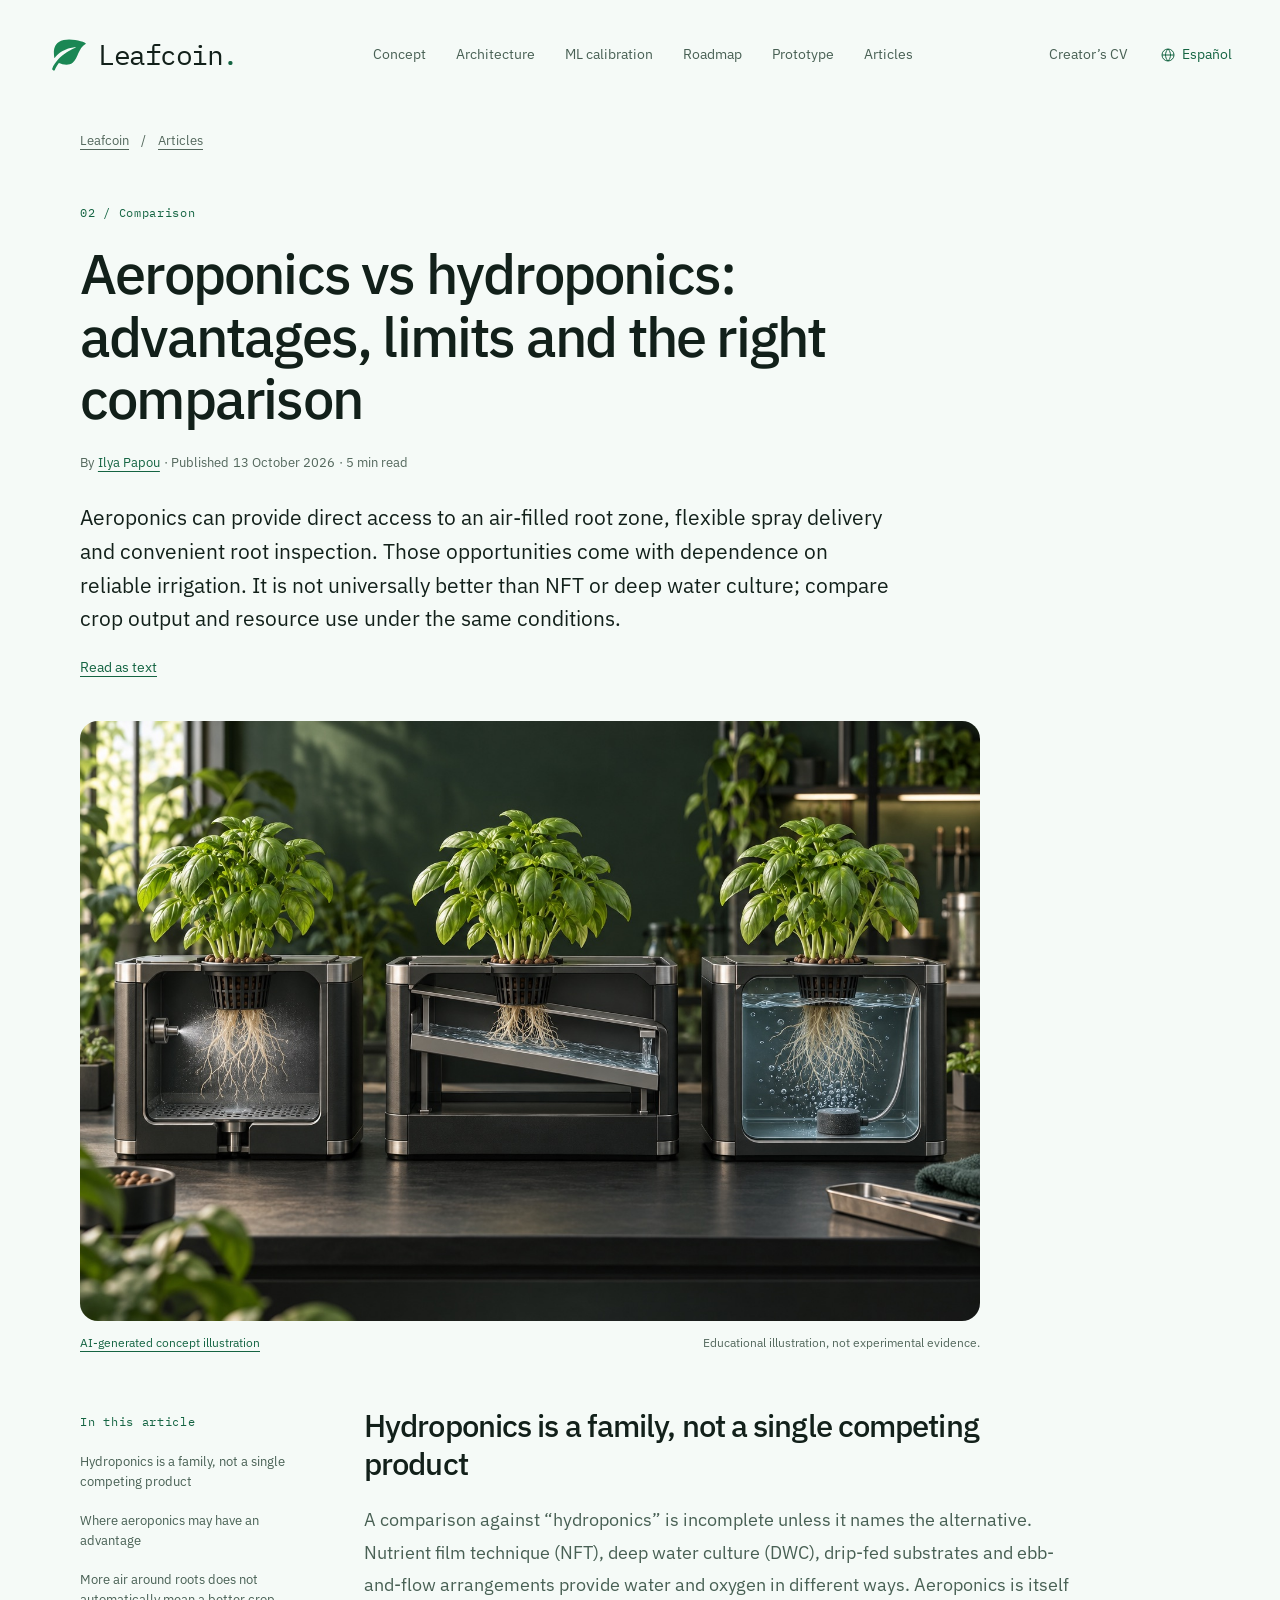
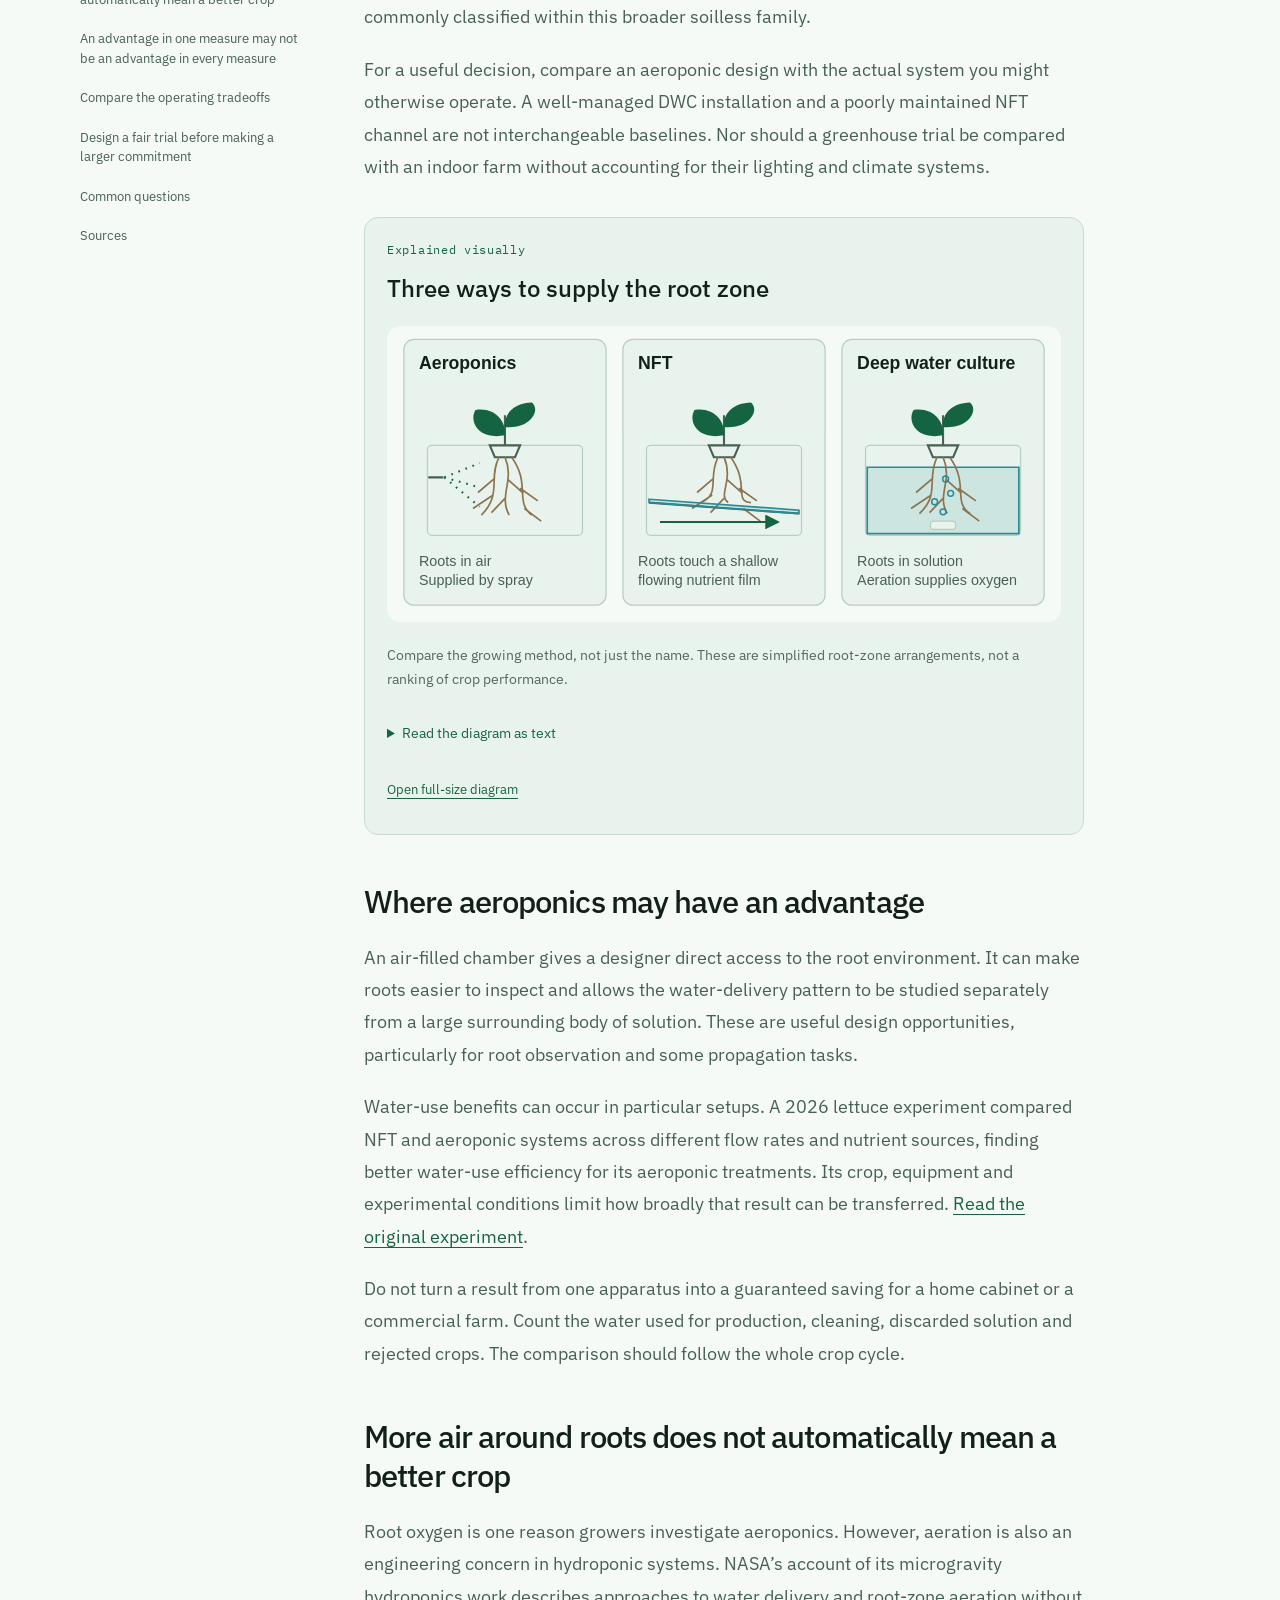
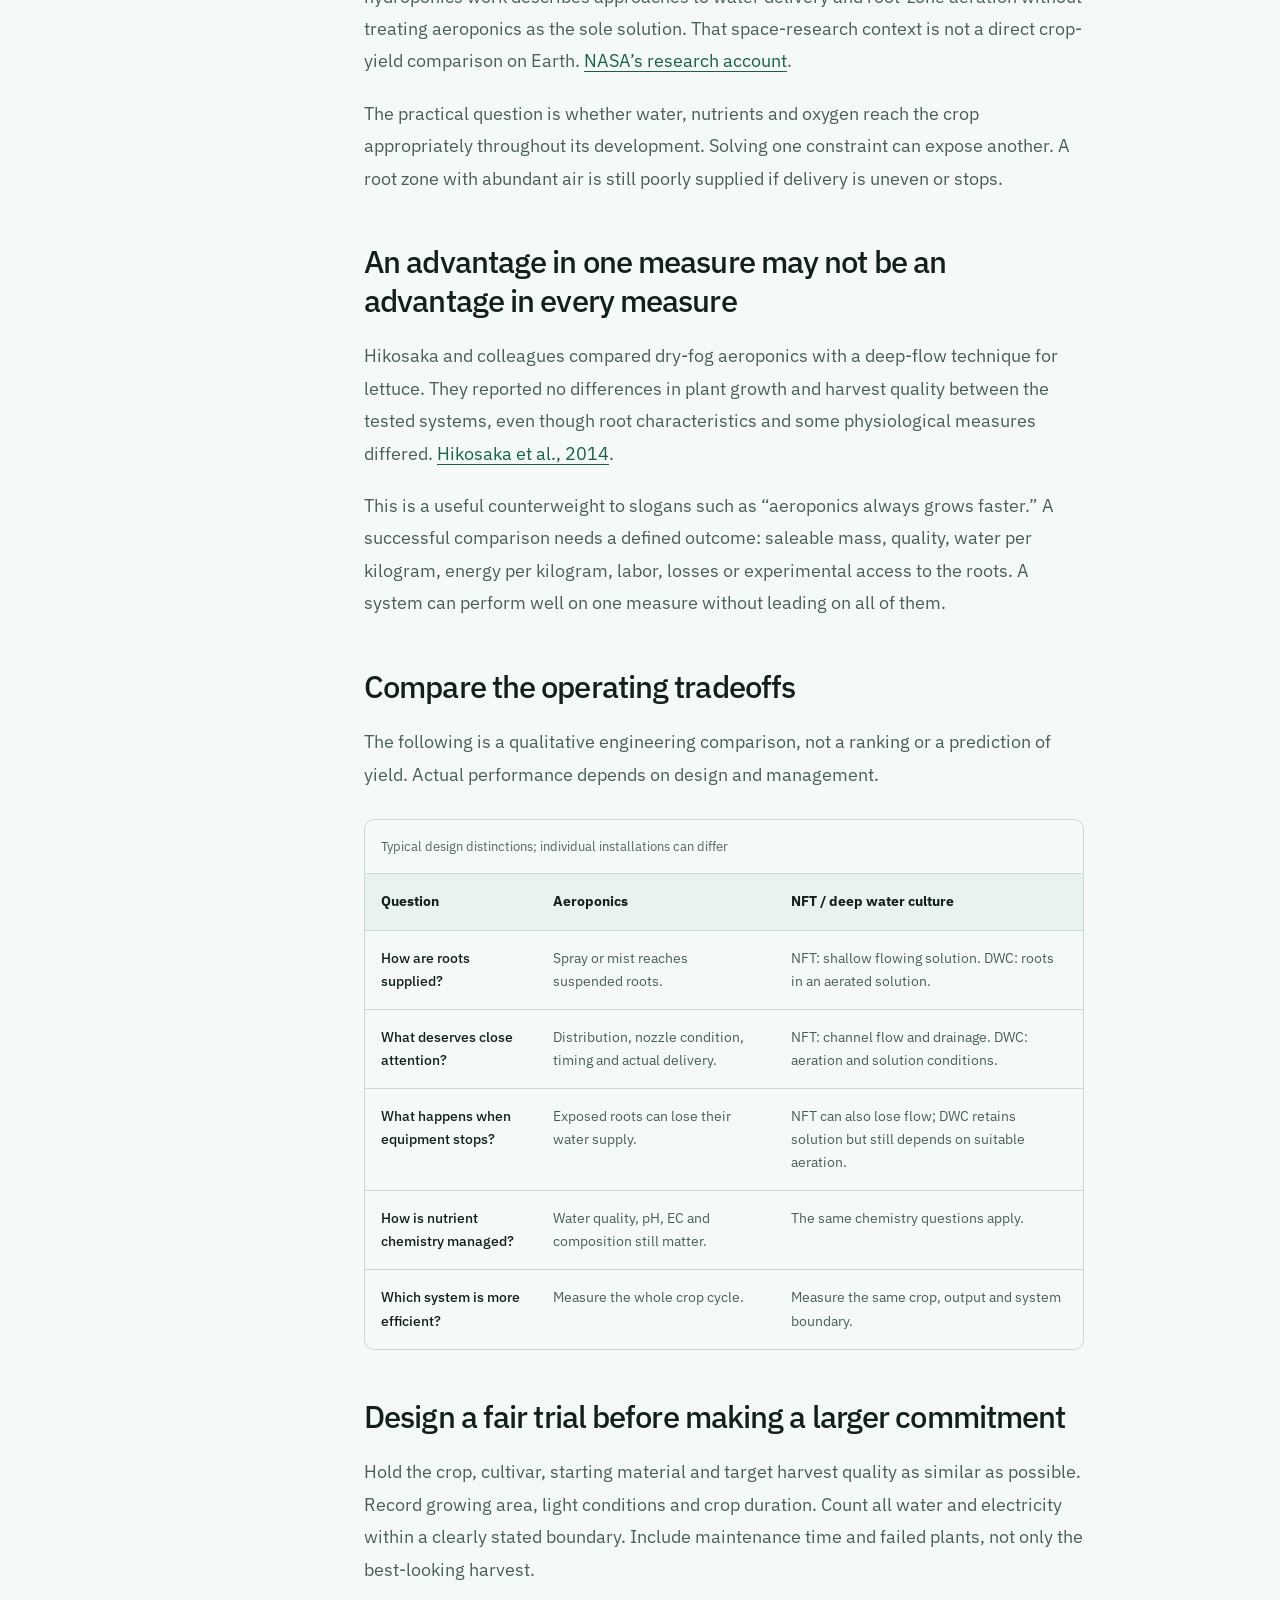
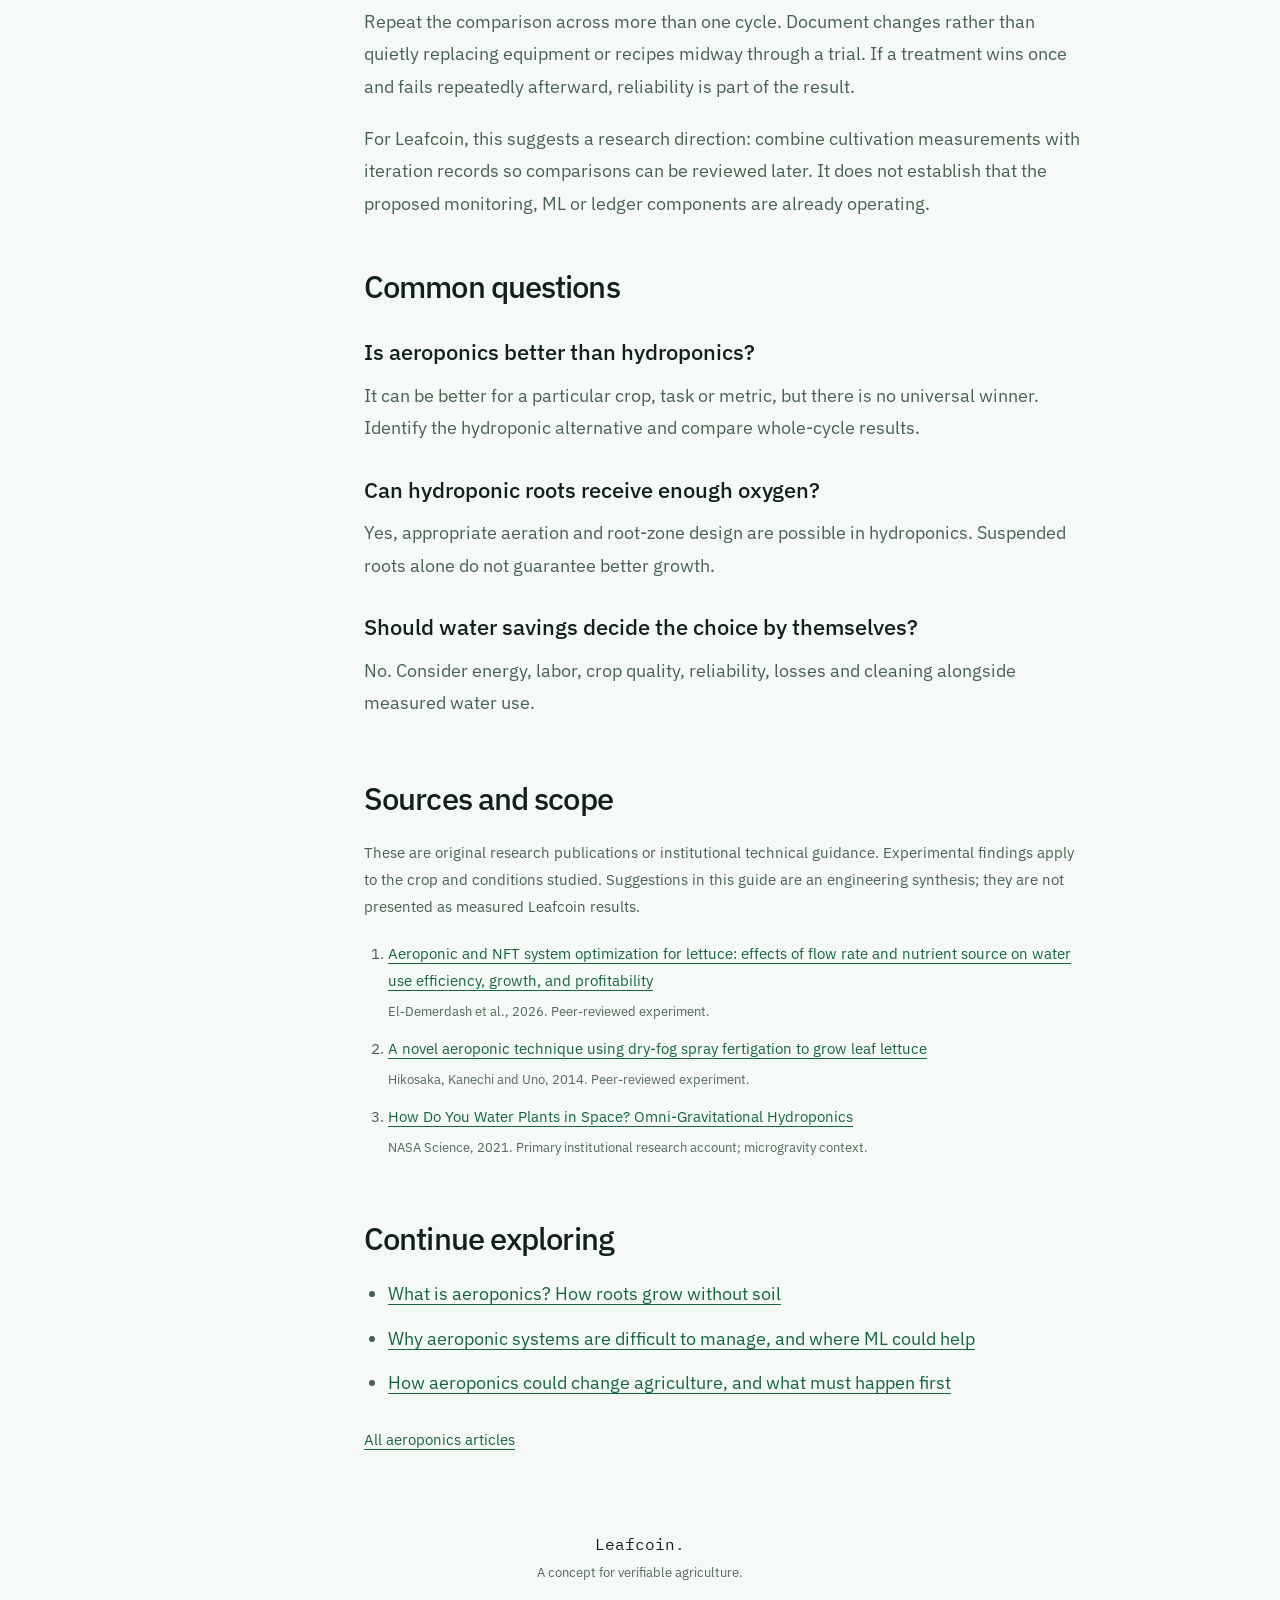
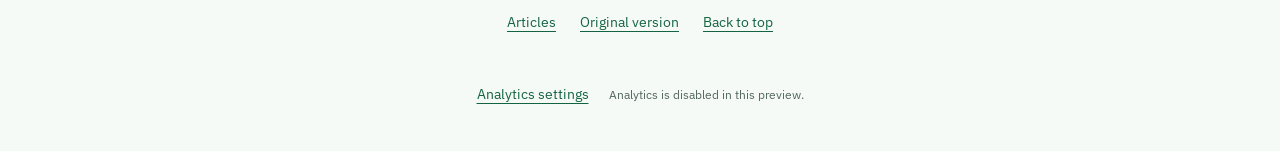
<file: articles/aeroponics-vs-hydroponics.html>
<!doctype html>
<html lang="en"><head>
<meta charset="utf-8"><meta name="viewport" content="width=device-width, initial-scale=1">
<title>Aeroponics vs Hydroponics: Benefits and Limits | Leafcoin</title><meta name="description" content="Compare aeroponics with NFT and deep water culture: root oxygen, water use, maintenance, failure tolerance and what crop experiments actually show."><meta name="author" content="Ilya Papou">
<meta name="robots" content="index, follow, max-image-preview:large"><meta name="color-scheme" content="light dark">
<meta name="theme-color" content="#f5faf7" media="(prefers-color-scheme: light)"><meta name="theme-color" content="#081411" media="(prefers-color-scheme: dark)">
<link rel="canonical" href="https://leafcoin.org/articles/aeroponics-vs-hydroponics.html"><link rel="alternate" href="aeroponics-vs-hydroponics.md" type="text/markdown" title="Full article in Markdown">
<link rel="alternate" hreflang="en" href="https://leafcoin.org/articles/aeroponics-vs-hydroponics.html"><link rel="alternate" hreflang="es" href="https://leafcoin.org/es/articles/aeroponics-vs-hydroponics.html"><link rel="alternate" hreflang="x-default" href="https://leafcoin.org/articles/aeroponics-vs-hydroponics.html">
<link rel="describedby" href="../llms.txt" type="text/plain" title="Leafcoin reading guide"><link rel="describedby" href="llms-full.txt" type="text/plain" title="Complete learning library text">
<link rel="icon" href="../assets/favicon-96.png" type="image/png" sizes="96x96"><link rel="apple-touch-icon" href="../assets/ios_ligth_leafcoin.png">
<link rel="stylesheet" href="../styles.css?v=20261014-es-spacing"><link rel="stylesheet" href="../articles.css?v=20261014-es-spacing"><link rel="stylesheet" href="../analytics-ui.css?v=20260930-footer-center">
<link rel="stylesheet" href="../language.css?v=20261014-es">
<meta property="og:type" content="article"><meta property="og:site_name" content="Leafcoin"><meta property="og:locale" content="en_US">
<meta property="og:title" content="Aeroponics vs Hydroponics: Benefits and Limits | Leafcoin"><meta property="og:description" content="Compare aeroponics with NFT and deep water culture: root oxygen, water use, maintenance, failure tolerance and what crop experiments actually show."><meta property="og:url" content="https://leafcoin.org/articles/aeroponics-vs-hydroponics.html">
<meta property="og:image" content="https://leafcoin.org/assets/images/article-growing-methods.jpg"><meta property="og:image:type" content="image/jpeg"><meta property="og:image:width" content="1536"><meta property="og:image:height" content="1024"><meta property="og:image:alt" content="AI-generated concept illustration. Three comparable plant modules reveal aeroponic spray, an NFT channel and aerated deep water culture.">
<meta name="twitter:card" content="summary_large_image"><meta name="twitter:title" content="Aeroponics vs Hydroponics: Benefits and Limits | Leafcoin"><meta name="twitter:description" content="Compare aeroponics with NFT and deep water culture: root oxygen, water use, maintenance, failure tolerance and what crop experiments actually show."><meta name="twitter:image" content="https://leafcoin.org/assets/images/article-growing-methods.jpg"><meta name="twitter:image:alt" content="AI-generated concept illustration. Three comparable plant modules reveal aeroponic spray, an NFT channel and aerated deep water culture.">
<meta property="article:published_time" content="2026-10-13"><meta property="article:modified_time" content="2026-10-13">
<script type="application/ld+json">{"@context": "https://schema.org", "@graph": [{"@type": "WebSite", "@id": "https://leafcoin.org/#website", "url": "https://leafcoin.org/", "name": "Leafcoin", "alternateName": "leafcoin.org", "publisher": {"@id": "https://papou.work/#person"}}, {"@type": "Person", "@id": "https://papou.work/#person", "name": "Ilya Papou", "url": "https://papou.work/"}, {"@type": "WebPage", "@id": "https://leafcoin.org/articles/aeroponics-vs-hydroponics.html#webpage", "url": "https://leafcoin.org/articles/aeroponics-vs-hydroponics.html", "name": "Aeroponics vs hydroponics: advantages, limits and the right comparison", "description": "Compare aeroponics with NFT and deep water culture: root oxygen, water use, maintenance, failure tolerance and what crop experiments actually show.", "inLanguage": "en", "isPartOf": {"@id": "https://leafcoin.org/#website"}, "mainEntity": {"@id": "https://leafcoin.org/articles/aeroponics-vs-hydroponics.html#article"}, "breadcrumb": {"@id": "https://leafcoin.org/articles/aeroponics-vs-hydroponics.html#breadcrumbs"}, "encoding": {"@type": "MediaObject", "encodingFormat": "text/markdown", "contentUrl": "https://leafcoin.org/articles/aeroponics-vs-hydroponics.md"}}, {"@type": "Article", "@id": "https://leafcoin.org/articles/aeroponics-vs-hydroponics.html#article", "url": "https://leafcoin.org/articles/aeroponics-vs-hydroponics.html", "headline": "Aeroponics vs hydroponics: advantages, limits and the right comparison", "description": "Compare aeroponics with NFT and deep water culture: root oxygen, water use, maintenance, failure tolerance and what crop experiments actually show.", "inLanguage": "en", "datePublished": "2026-10-13", "dateModified": "2026-10-13", "author": {"@id": "https://papou.work/#person"}, "publisher": {"@id": "https://papou.work/#person"}, "mainEntityOfPage": {"@id": "https://leafcoin.org/articles/aeroponics-vs-hydroponics.html#webpage"}, "isPartOf": {"@id": "https://leafcoin.org/articles/#library"}, "articleSection": "Comparison", "articleBody": "Aeroponics vs hydroponics: advantages, limits and the right comparison\n\nAeroponics can provide direct access to an air-filled root zone, flexible spray delivery and convenient root inspection. Those opportunities come with dependence on reliable irrigation. It is not universally better than NFT or deep water culture; compare crop output and resource use under the same conditions.\n\nHydroponics is a family, not a single competing product\n\nA comparison against “hydroponics” is incomplete unless it names the alternative. Nutrient film technique (NFT), deep water culture (DWC), drip-fed substrates and ebb-and-flow arrangements provide water and oxygen in different ways. Aeroponics is itself commonly classified within this broader soilless family.\n\nFor a useful decision, compare an aeroponic design with the actual system you might otherwise operate. A well-managed DWC installation and a poorly maintained NFT channel are not interchangeable baselines. Nor should a greenhouse trial be compared with an indoor farm without accounting for their lighting and climate systems.\n\nThree ways to supply the root zone\n\nCompare the growing method, not just the name. These are simplified root-zone arrangements, not a ranking of crop performance.\n\nAeroponics supplies suspended roots with spray. Nutrient film technique (NFT) brings a shallow flow through a channel. Deep water culture (DWC) places roots in an aerated solution. Crop performance still depends on the complete design and operation.\n\nAeroponics\n\nRoots in air\n\nSupplied by spray\n\nNFT\n\nRoots touch a shallow\n\nflowing nutrient film\n\nDeep water culture\n\nRoots in solution\n\nAeration supplies oxygen\n\nWhere aeroponics may have an advantage\n\nAn air-filled chamber gives a designer direct access to the root environment. It can make roots easier to inspect and allows the water-delivery pattern to be studied separately from a large surrounding body of solution. These are useful design opportunities, particularly for root observation and some propagation tasks.\n\nWater-use benefits can occur in particular setups. A 2026 lettuce experiment compared NFT and aeroponic systems across different flow rates and nutrient sources, finding better water-use efficiency for its aeroponic treatments. Its crop, equipment and experimental conditions limit how broadly that result can be transferred. Read the original experiment.\n\nDo not turn a result from one apparatus into a guaranteed saving for a home cabinet or a commercial farm. Count the water used for production, cleaning, discarded solution and rejected crops. The comparison should follow the whole crop cycle.\n\nMore air around roots does not automatically mean a better crop\n\nRoot oxygen is one reason growers investigate aeroponics. However, aeration is also an engineering concern in hydroponic systems. NASA’s account of its microgravity hydroponics work describes approaches to water delivery and root-zone aeration without treating aeroponics as the sole solution. That space-research context is not a direct crop-yield comparison on Earth. NASA’s research account.\n\nThe practical question is whether water, nutrients and oxygen reach the crop appropriately throughout its development. Solving one constraint can expose another. A root zone with abundant air is still poorly supplied if delivery is uneven or stops.\n\nAn advantage in one measure may not be an advantage in every measure\n\nHikosaka and colleagues compared dry-fog aeroponics with a deep-flow technique for lettuce. They reported no differences in plant growth and harvest quality between the tested systems, even though root characteristics and some physiological measures differed. Hikosaka et al., 2014.\n\nThis is a useful counterweight to slogans such as “aeroponics always grows faster.” A successful comparison needs a defined outcome: saleable mass, quality, water per kilogram, energy per kilogram, labor, losses or experimental access to the roots. A system can perform well on one measure without leading on all of them.\n\nCompare the operating tradeoffs\n\nThe following is a qualitative engineering comparison, not a ranking or a prediction of yield. Actual performance depends on design and management.\n\nTypical design distinctions; individual installations can differ\n\nQuestion\n\nAeroponics\n\nNFT / deep water culture\n\nHow are roots supplied?\n\nSpray or mist reaches suspended roots.\n\nNFT: shallow flowing solution. DWC: roots in an aerated solution.\n\nWhat deserves close attention?\n\nDistribution, nozzle condition, timing and actual delivery.\n\nNFT: channel flow and drainage. DWC: aeration and solution conditions.\n\nWhat happens when equipment stops?\n\nExposed roots can lose their water supply.\n\nNFT can also lose flow; DWC retains solution but still depends on suitable aeration.\n\nHow is nutrient chemistry managed?\n\nWater quality, pH, EC and composition still matter.\n\nThe same chemistry questions apply.\n\nWhich system is more efficient?\n\nMeasure the whole crop cycle.\n\nMeasure the same crop, output and system boundary.\n\nDesign a fair trial before making a larger commitment\n\nHold the crop, cultivar, starting material and target harvest quality as similar as possible. Record growing area, light conditions and crop duration. Count all water and electricity within a clearly stated boundary. Include maintenance time and failed plants, not only the best-looking harvest.\n\nRepeat the comparison across more than one cycle. Document changes rather than quietly replacing equipment or recipes midway through a trial. If a treatment wins once and fails repeatedly afterward, reliability is part of the result.\n\nFor Leafcoin, this suggests a research direction: combine cultivation measurements with iteration records so comparisons can be reviewed later. It does not establish that the proposed monitoring, ML or ledger components are already operating.\n\nIs aeroponics better than hydroponics?\n\nIt can be better for a particular crop, task or metric, but there is no universal winner. Identify the hydroponic alternative and compare whole-cycle results.\n\nCan hydroponic roots receive enough oxygen?\n\nYes, appropriate aeration and root-zone design are possible in hydroponics. Suspended roots alone do not guarantee better growth.\n\nShould water savings decide the choice by themselves?\n\nNo. Consider energy, labor, crop quality, reliability, losses and cleaning alongside measured water use.", "wordCount": 931, "image": [{"@type": "ImageObject", "contentUrl": "https://leafcoin.org/assets/images/article-growing-methods.jpg", "width": 1536, "height": 1024, "caption": "AI-generated concept illustration. Three comparable plant modules reveal aeroponic spray, an NFT channel and aerated deep water culture.", "creativeWorkStatus": "AI-generated concept illustration", "isBasedOn": "https://leafcoin.org/docs/generated-illustrations.md#article-growing-methods"}, {"@type": "ImageObject", "contentUrl": "https://leafcoin.org/assets/diagrams/root-zones.svg", "width": 800, "height": 352, "caption": "Compare the growing method, not just the name. These are simplified root-zone arrangements, not a ranking of crop performance.", "description": "Aeroponics supplies suspended roots with spray. Nutrient film technique (NFT) brings a shallow flow through a channel. Deep water culture (DWC) places roots in an aerated solution. Crop performance still depends on the complete design and operation.", "creativeWorkStatus": "Educational schematic", "isBasedOn": "https://leafcoin.org/articles/aeroponics-vs-hydroponics.html#fig-root-zones"}], "citation": [{"@type": "CreativeWork", "name": "Aeroponic and NFT system optimization for lettuce: effects of flow rate and nutrient source on water use efficiency, growth, and profitability", "url": "https://www.nature.com/articles/s41598-026-41347-z"}, {"@type": "CreativeWork", "name": "A novel aeroponic technique using dry-fog spray fertigation to grow leaf lettuce", "url": "https://oaj.fupress.net/index.php/ahs/article/view/18440"}, {"@type": "CreativeWork", "name": "How Do You Water Plants in Space? Omni-Gravitational Hydroponics", "url": "https://science.nasa.gov/science-research/science-enabling-technology/technology-highlights/how-do-you-water-plants-in-space/"}]}, {"@type": "BreadcrumbList", "@id": "https://leafcoin.org/articles/aeroponics-vs-hydroponics.html#breadcrumbs", "itemListElement": [{"@type": "ListItem", "position": 1, "name": "Leafcoin", "item": "https://leafcoin.org/"}, {"@type": "ListItem", "position": 2, "name": "Articles", "item": "https://leafcoin.org/articles/"}, {"@type": "ListItem", "position": 3, "name": "Aeroponics vs hydroponics: advantages, limits and the right comparison", "item": "https://leafcoin.org/articles/aeroponics-vs-hydroponics.html"}]}]}</script>
<script src="../visitor-region.js?v=20261014-es" defer></script><script src="../language.js?v=20261014-es" defer></script><script src="../site.js?v=20261014-es" defer></script><script src="../analytics.js?v=20261014-es" defer></script>
</head><body class="learning-page">
<a class="skip-link" href="#main">Skip to content</a>
  <header class="site-toolbar">
    <a class="site-brand" href="../index.html" aria-label="Leafcoin home"><img src="../assets/leafcoin_revert.svg" width="36" height="36" alt="" aria-hidden="true">Leafcoin<span aria-hidden="true">.</span></a>
    <a class="language-switch" data-language-switch href="../es/articles/aeroponics-vs-hydroponics.html" lang="es" hreflang="es" aria-label="Read in Spanish"><svg class="language-symbol" viewBox="0 0 24 24" fill="none" stroke="currentColor" stroke-width="1.5" aria-hidden="true"><circle cx="12" cy="12" r="9"></circle><path d="M3 12h18M12 3c-5 5-5 13 0 18M12 3c5 5 5 13 0 18"></path></svg><span class="language-name">Español</span><span class="language-code" aria-hidden="true">ES</span></a>
    <button class="menu-toggle" type="button" aria-controls="site-menu" aria-expanded="false" aria-label="Open menu">
      <span class="menu-toggle-label">Menu</span>
      <span class="menu-toggle-icon" aria-hidden="true"><span></span><span></span><span></span></span>
    </button>
    <div class="toolbar-links" id="site-menu">
      <nav aria-label="Main navigation">
        <a href="../index.html#concept">Concept</a>
        <a href="../index.html#architecture">Architecture</a>
        <a href="../index.html#calibration">ML calibration</a>
        <a href="../index.html#roadmap">Roadmap</a>
        <a href="../index.html#prototype">Prototype</a>
        <a href="index.html" aria-current="location">Articles</a>
      </nav>
      <a class="creator-link" href="https://papou.work/">Creator’s CV</a>
    </div>
  </header>
<main id="main" class="learning-main"><nav class="breadcrumbs" aria-label="Breadcrumb"><a href="../index.html">Leafcoin</a><span aria-hidden="true">/</span><a href="index.html">Articles</a></nav>
<article class="learning-article"><header class="article-header"><p class="eyebrow">02 / Comparison</p><h1>Aeroponics vs hydroponics: advantages, limits and the right comparison</h1><p class="article-meta">By <a href="https://papou.work/">Ilya Papou</a> · Published <time datetime="2026-10-13">13 October 2026</time> · 5 min read</p><p class="article-answer">Aeroponics can provide direct access to an air-filled root zone, flexible spray delivery and convenient root inspection. Those opportunities come with dependence on reliable irrigation. It is not universally better than NFT or deep water culture; compare crop output and resource use under the same conditions.</p><p class="article-text-link"><a href="aeroponics-vs-hydroponics.md">Read as text</a></p></header>
<figure class="article-cover"><img src="../assets/images/article-growing-methods.jpg" width="1536" height="1024" fetchpriority="high" decoding="async" alt="AI-generated concept illustration. Three comparable plant modules reveal aeroponic spray, an NFT channel and aerated deep water culture."><figcaption><a href="../docs/generated-illustrations.md#article-growing-methods">AI-generated concept illustration</a><span>Educational illustration, not experimental evidence.</span></figcaption></figure>
<div class="article-layout"><aside class="article-toc"><nav aria-label="In this article"><p class="eyebrow">In this article</p><ol><li><a href="#define-the-baseline">Hydroponics is a family, not a single competing product</a></li><li><a href="#potential-advantages">Where aeroponics may have an advantage</a></li><li><a href="#oxygen-with-context">More air around roots does not automatically mean a better crop</a></li><li><a href="#what-experiments-show">An advantage in one measure may not be an advantage in every measure</a></li><li><a href="#practical-tradeoffs">Compare the operating tradeoffs</a></li><li><a href="#a-fair-trial">Design a fair trial before making a larger commitment</a></li><li><a href="#questions">Common questions</a></li><li><a href="#sources">Sources</a></li></ol></nav></aside><div class="article-prose"><section id="define-the-baseline"><h2>Hydroponics is a family, not a single competing product</h2><p>A comparison against “hydroponics” is incomplete unless it names the alternative. Nutrient film technique (NFT), deep water culture (DWC), drip-fed substrates and ebb-and-flow arrangements provide water and oxygen in different ways. Aeroponics is itself commonly classified within this broader soilless family.</p><p>For a useful decision, compare an aeroponic design with the actual system you might otherwise operate. A well-managed DWC installation and a poorly maintained NFT channel are not interchangeable baselines. Nor should a greenhouse trial be compared with an indoor farm without accounting for their lighting and climate systems.</p><figure id="fig-root-zones" class="article-diagram"><p class="eyebrow">Explained visually</p><h3>Three ways to supply the root zone</h3><picture style="--diagram-ratio:800/352;--diagram-mobile-ratio:320/1020"><source media="(max-width: 600px)" srcset="../assets/diagrams/root-zones-mobile.svg"><img src="../assets/diagrams/root-zones.svg" width="800" height="352" loading="lazy" decoding="async" alt="Aeroponics supplies suspended roots with spray. Nutrient film technique (NFT) brings a shallow flow through a channel. Deep water culture (DWC) places roots in an aerated solution. Crop performance still depends on the complete design and operation."></picture><figcaption><p>Compare the growing method, not just the name. These are simplified root-zone arrangements, not a ranking of crop performance.</p><details class="diagram-description"><summary>Read the diagram as text</summary><p>Aeroponics supplies suspended roots with spray. Nutrient film technique (NFT) brings a shallow flow through a channel. Deep water culture (DWC) places roots in an aerated solution. Crop performance still depends on the complete design and operation.</p><ol><li><strong>Aeroponics</strong>: Roots in air. Supplied by spray.</li><li><strong>NFT</strong>: Roots touch a shallow flowing nutrient film.</li><li><strong>Deep water culture</strong>: Roots in solution. Aeration supplies oxygen.</li></ol></details><a class="diagram-download" href="../assets/diagrams/root-zones.svg">Open full-size diagram</a></figcaption></figure></section><section id="potential-advantages"><h2>Where aeroponics may have an advantage</h2><p>An air-filled chamber gives a designer direct access to the root environment. It can make roots easier to inspect and allows the water-delivery pattern to be studied separately from a large surrounding body of solution. These are useful design opportunities, particularly for root observation and some propagation tasks.</p><p>Water-use benefits can occur in particular setups. A 2026 lettuce experiment compared NFT and aeroponic systems across different flow rates and nutrient sources, finding better water-use efficiency for its aeroponic treatments. Its crop, equipment and experimental conditions limit how broadly that result can be transferred. <a href="https://www.nature.com/articles/s41598-026-41347-z">Read the original experiment</a>.</p><p>Do not turn a result from one apparatus into a guaranteed saving for a home cabinet or a commercial farm. Count the water used for production, cleaning, discarded solution and rejected crops. The comparison should follow the whole crop cycle.</p></section><section id="oxygen-with-context"><h2>More air around roots does not automatically mean a better crop</h2><p>Root oxygen is one reason growers investigate aeroponics. However, aeration is also an engineering concern in hydroponic systems. NASA’s account of its microgravity hydroponics work describes approaches to water delivery and root-zone aeration without treating aeroponics as the sole solution. That space-research context is not a direct crop-yield comparison on Earth. <a href="https://science.nasa.gov/science-research/science-enabling-technology/technology-highlights/how-do-you-water-plants-in-space/">NASA’s research account</a>.</p><p>The practical question is whether water, nutrients and oxygen reach the crop appropriately throughout its development. Solving one constraint can expose another. A root zone with abundant air is still poorly supplied if delivery is uneven or stops.</p></section><section id="what-experiments-show"><h2>An advantage in one measure may not be an advantage in every measure</h2><p>Hikosaka and colleagues compared dry-fog aeroponics with a deep-flow technique for lettuce. They reported no differences in plant growth and harvest quality between the tested systems, even though root characteristics and some physiological measures differed. <a href="https://oaj.fupress.net/index.php/ahs/article/view/18440">Hikosaka et al., 2014</a>.</p><p>This is a useful counterweight to slogans such as “aeroponics always grows faster.” A successful comparison needs a defined outcome: saleable mass, quality, water per kilogram, energy per kilogram, labor, losses or experimental access to the roots. A system can perform well on one measure without leading on all of them.</p></section><section id="practical-tradeoffs"><h2>Compare the operating tradeoffs</h2><p>The following is a qualitative engineering comparison, not a ranking or a prediction of yield. Actual performance depends on design and management.</p><p class="comparison-hint">Scroll sideways to compare all columns.</p><div class="comparison-scroll" role="region" aria-label="Growing-system comparison" tabindex="0"><table><caption>Typical design distinctions; individual installations can differ</caption><thead><tr><th scope="col">Question</th><th scope="col">Aeroponics</th><th scope="col">NFT / deep water culture</th></tr></thead><tbody><tr><th scope="row">How are roots supplied?</th><td>Spray or mist reaches suspended roots.</td><td>NFT: shallow flowing solution. DWC: roots in an aerated solution.</td></tr><tr><th scope="row">What deserves close attention?</th><td>Distribution, nozzle condition, timing and actual delivery.</td><td>NFT: channel flow and drainage. DWC: aeration and solution conditions.</td></tr><tr><th scope="row">What happens when equipment stops?</th><td>Exposed roots can lose their water supply.</td><td>NFT can also lose flow; DWC retains solution but still depends on suitable aeration.</td></tr><tr><th scope="row">How is nutrient chemistry managed?</th><td>Water quality, pH, EC and composition still matter.</td><td>The same chemistry questions apply.</td></tr><tr><th scope="row">Which system is more efficient?</th><td>Measure the whole crop cycle.</td><td>Measure the same crop, output and system boundary.</td></tr></tbody></table></div></section><section id="a-fair-trial"><h2>Design a fair trial before making a larger commitment</h2><p>Hold the crop, cultivar, starting material and target harvest quality as similar as possible. Record growing area, light conditions and crop duration. Count all water and electricity within a clearly stated boundary. Include maintenance time and failed plants, not only the best-looking harvest.</p><p>Repeat the comparison across more than one cycle. Document changes rather than quietly replacing equipment or recipes midway through a trial. If a treatment wins once and fails repeatedly afterward, reliability is part of the result.</p><p>For Leafcoin, this suggests a research direction: combine cultivation measurements with iteration records so comparisons can be reviewed later. It does not establish that the proposed monitoring, ML or ledger components are already operating.</p></section><section id="questions"><h2>Common questions</h2><div class="article-question"><h3>Is aeroponics better than hydroponics?</h3><p>It can be better for a particular crop, task or metric, but there is no universal winner. Identify the hydroponic alternative and compare whole-cycle results.</p></div><div class="article-question"><h3>Can hydroponic roots receive enough oxygen?</h3><p>Yes, appropriate aeration and root-zone design are possible in hydroponics. Suspended roots alone do not guarantee better growth.</p></div><div class="article-question"><h3>Should water savings decide the choice by themselves?</h3><p>No. Consider energy, labor, crop quality, reliability, losses and cleaning alongside measured water use.</p></div></section><section id="sources" class="article-sources"><h2>Sources and scope</h2><p>These are original research publications or institutional technical guidance. Experimental findings apply to the crop and conditions studied. Suggestions in this guide are an engineering synthesis; they are not presented as measured Leafcoin results.</p><ol><li><a href="https://www.nature.com/articles/s41598-026-41347-z">Aeroponic and NFT system optimization for lettuce: effects of flow rate and nutrient source on water use efficiency, growth, and profitability</a><p>El-Demerdash et al., 2026. Peer-reviewed experiment.</p></li><li><a href="https://oaj.fupress.net/index.php/ahs/article/view/18440">A novel aeroponic technique using dry-fog spray fertigation to grow leaf lettuce</a><p>Hikosaka, Kanechi and Uno, 2014. Peer-reviewed experiment.</p></li><li><a href="https://science.nasa.gov/science-research/science-enabling-technology/technology-highlights/how-do-you-water-plants-in-space/">How Do You Water Plants in Space? Omni-Gravitational Hydroponics</a><p>NASA Science, 2021. Primary institutional research account; microgravity context.</p></li></ol></section><section class="article-related" aria-labelledby="related-heading"><h2 id="related-heading">Continue exploring</h2><ul><li><a href="what-is-aeroponics.html">What is aeroponics? How roots grow without soil</a></li><li><a href="aeroponic-system-control.html">Why aeroponic systems are difficult to manage, and where ML could help</a></li><li><a href="future-of-aeroponics.html">How aeroponics could change agriculture, and what must happen first</a></li></ul><a href="index.html">All aeroponics articles</a></section></div></div></article></main>
  <footer class="site-footer">
    <p>Leafcoin<span aria-hidden="true">.</span> <span class="footer-context">A concept for verifiable agriculture.</span></p>
    <nav class="footer-links" aria-label="Footer navigation">
      <a href="index.html">Articles</a>
      <a href="https://old.leafcoin.org/">Original version</a>
      <a href="#main">Back to top</a>
    </nav>
    <div id="analytics-tools" class="analytics-tools" hidden>
      <button id="analytics-settings" class="analytics-settings" type="button" aria-controls="analytics-consent" aria-expanded="false">Analytics settings</button>
      <span id="analytics-status" class="analytics-status" role="status" aria-live="polite">Google Analytics is off.</span>
    </div>
  </footer>
<section id="analytics-consent" class="analytics-consent" aria-label="Google Analytics settings" hidden>
  <p class="analytics-consent-label">Your choice</p>
  <h2>Allow Google Analytics?</h2>
  <p>Google Analytics uses cookies to measure visits. Outside the EU it starts automatically unless you decline. In the EU, or if your region cannot be determined, it stays off until you allow it. Your choice lasts 180 days and can be changed in Analytics settings at any time.</p>
  <p class="analytics-consent-note">On leafcoin.org, Cloudflare separately measures page performance without cookies, with EU visitors excluded. These buttons control Google Analytics.</p>
  <div class="analytics-consent-actions">
    <button id="analytics-decline" type="button">Decline Google Analytics</button>
    <button id="analytics-allow" type="button">Allow Google Analytics</button>
  </div>
</section>
</body></html>
</file>
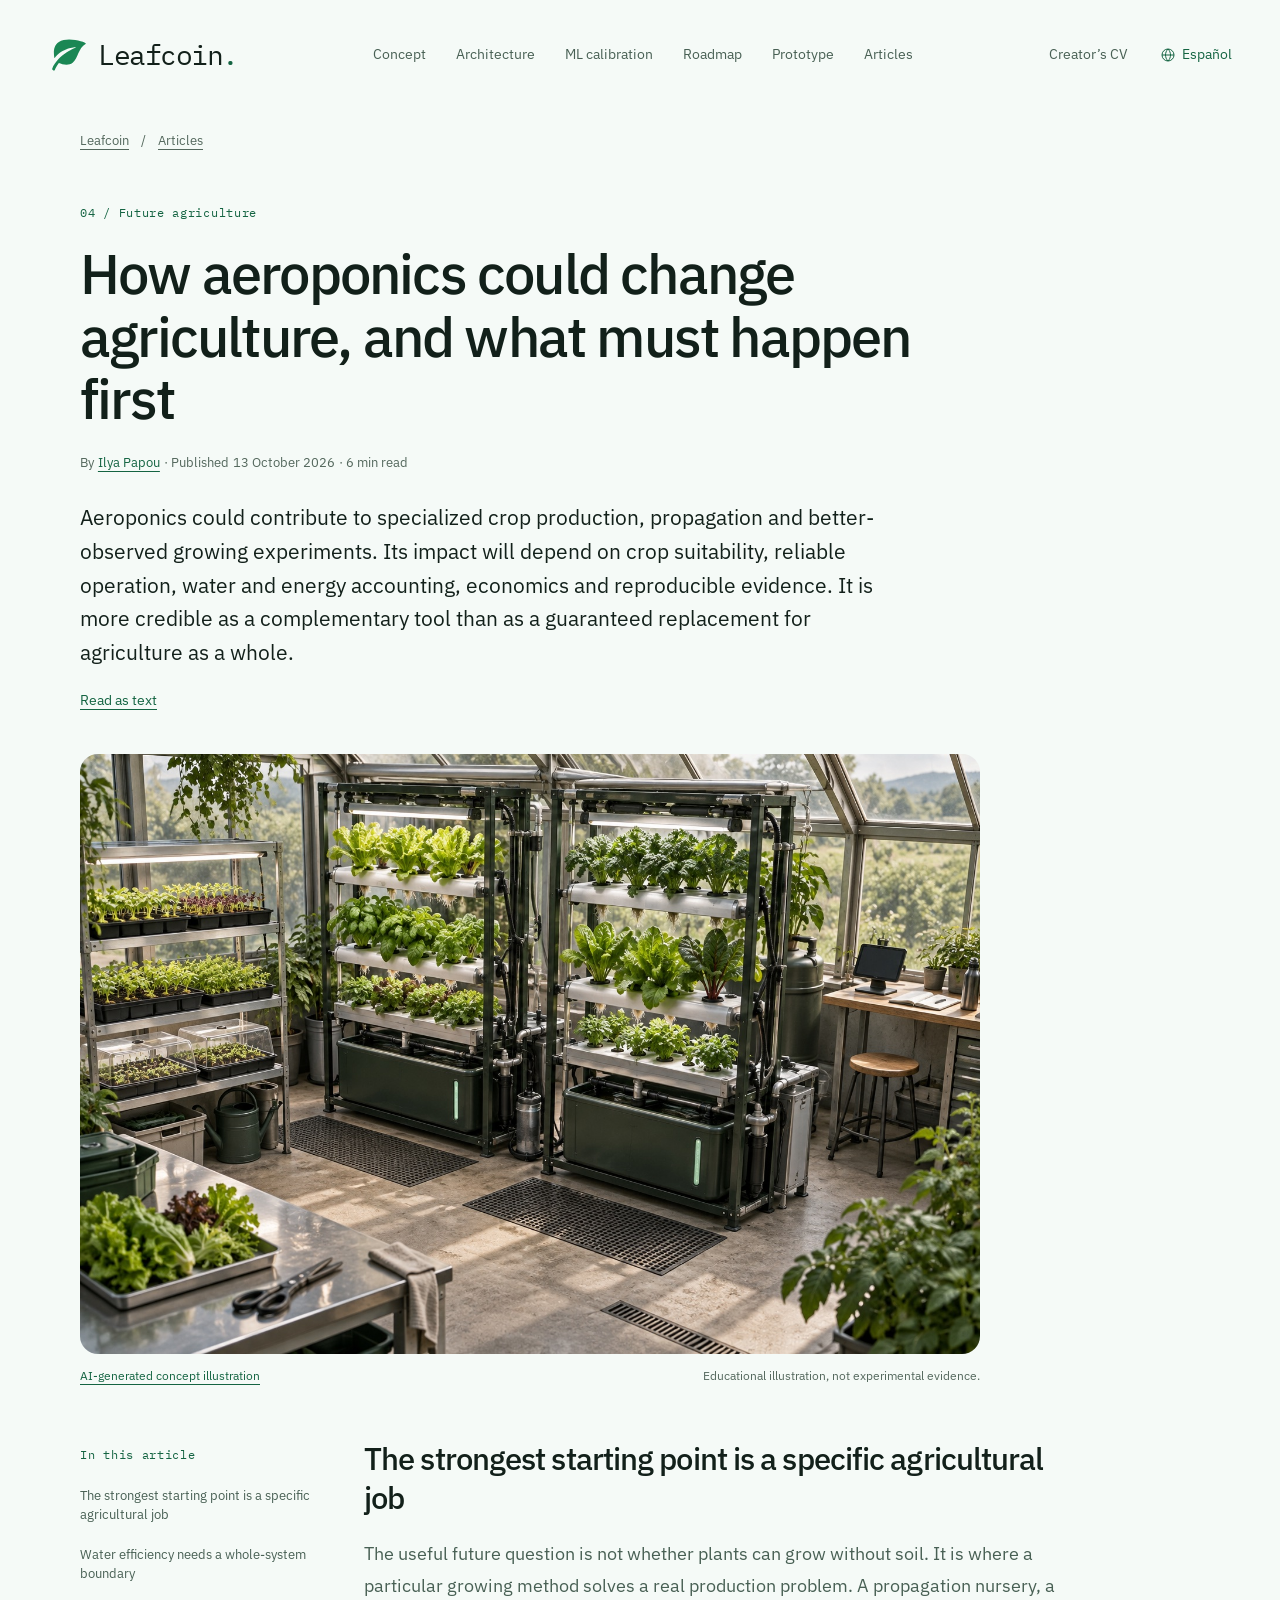
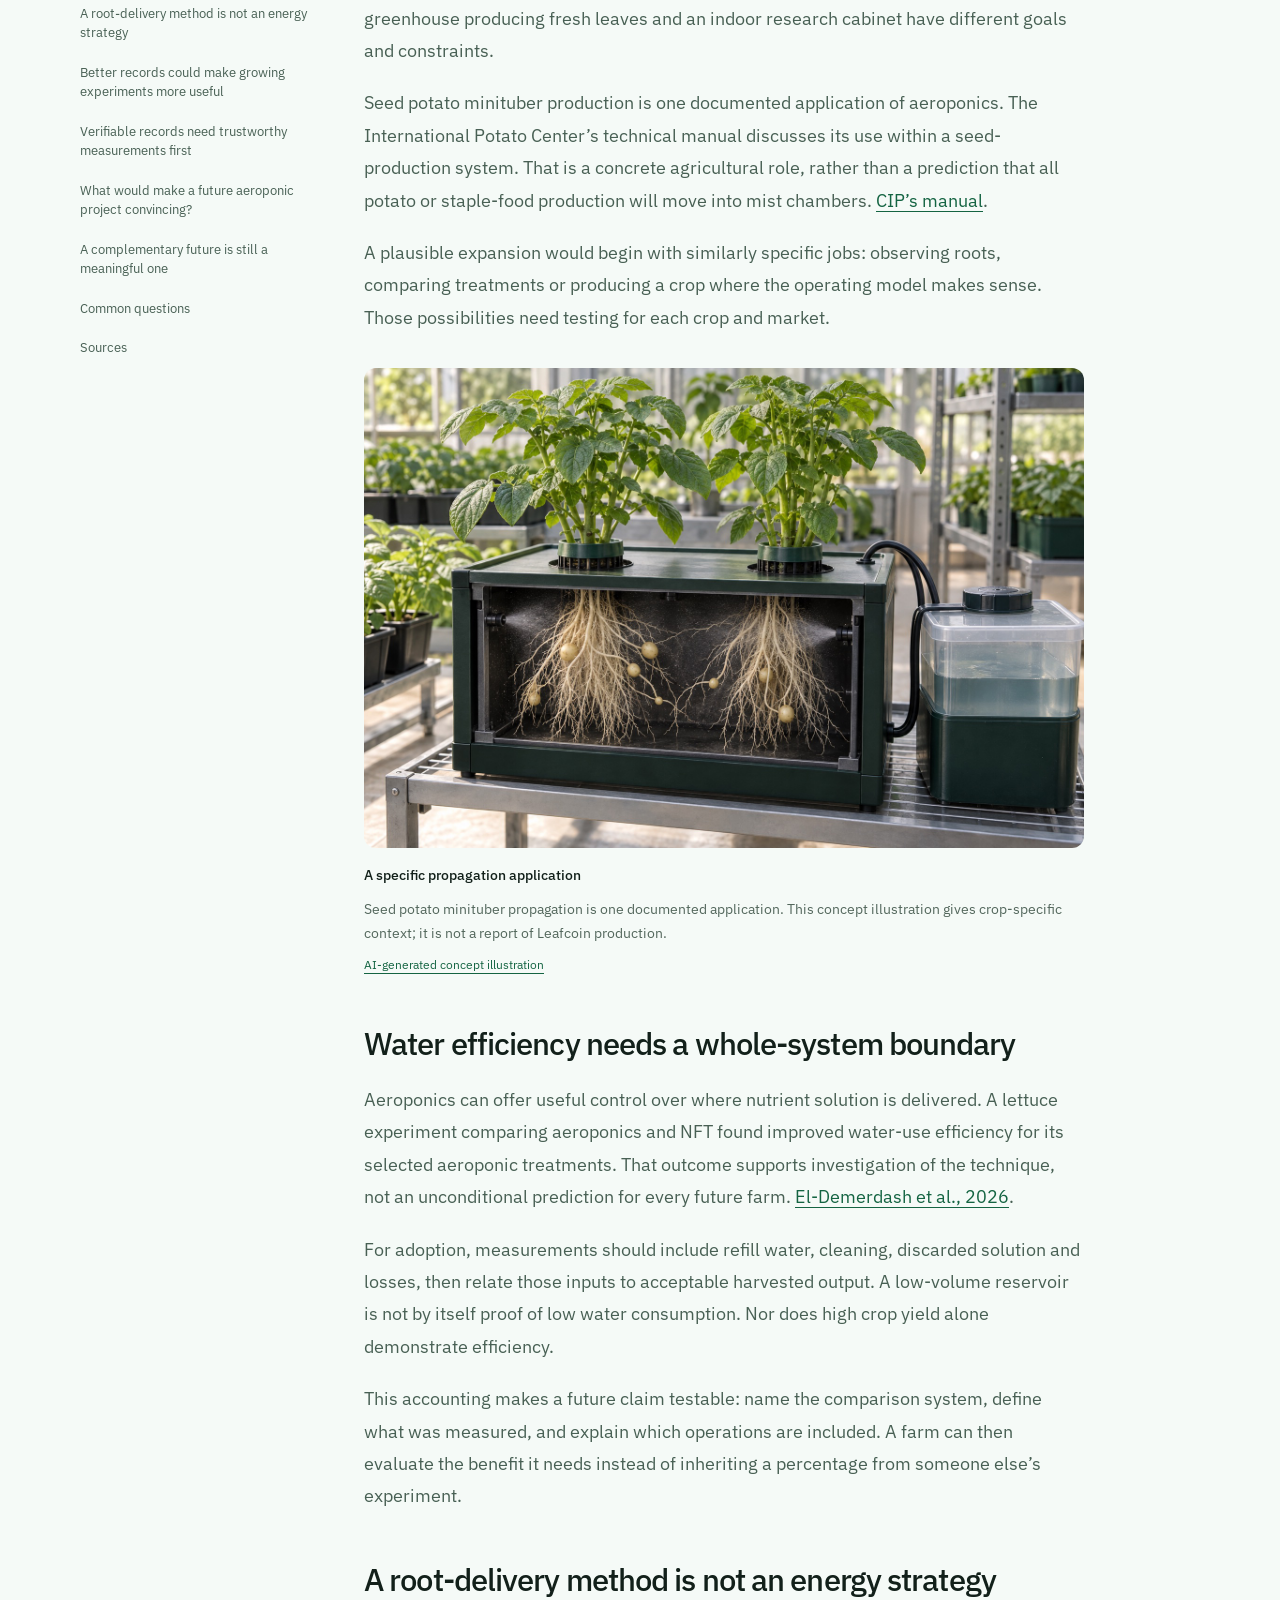
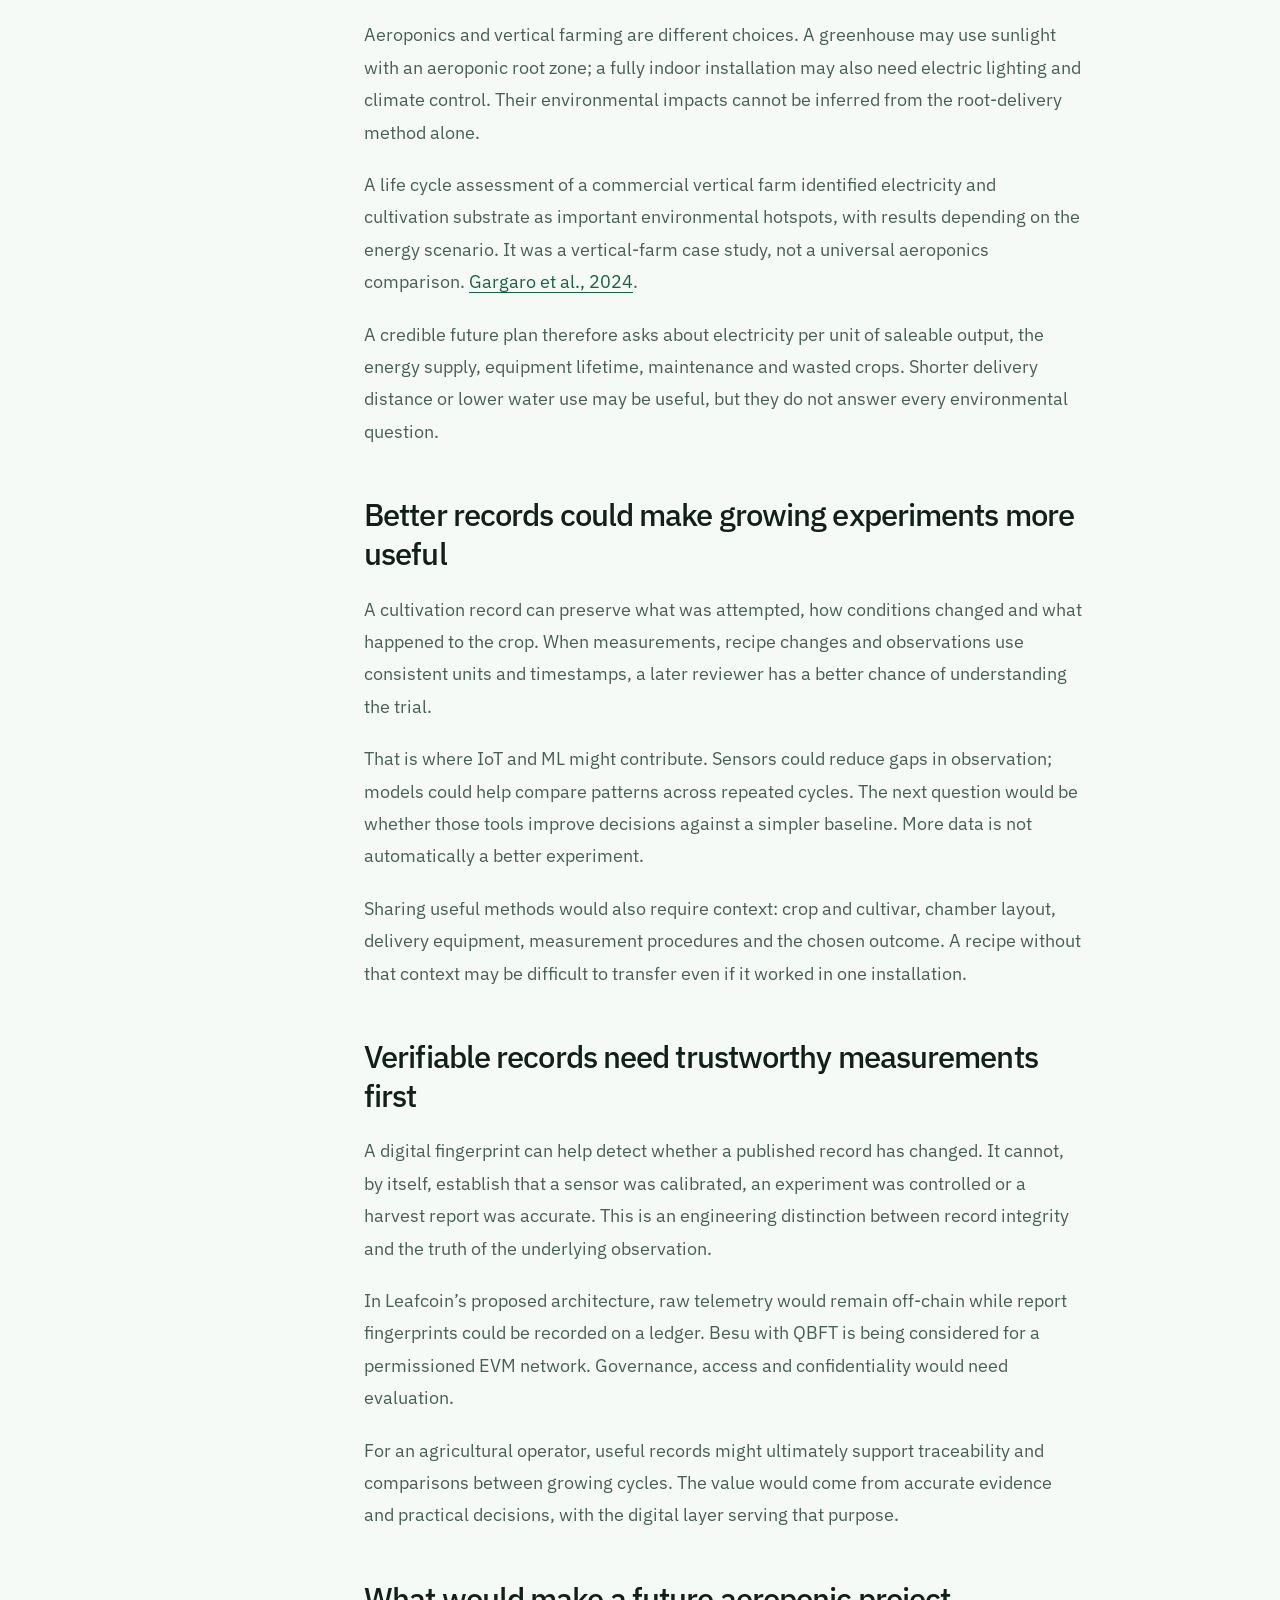
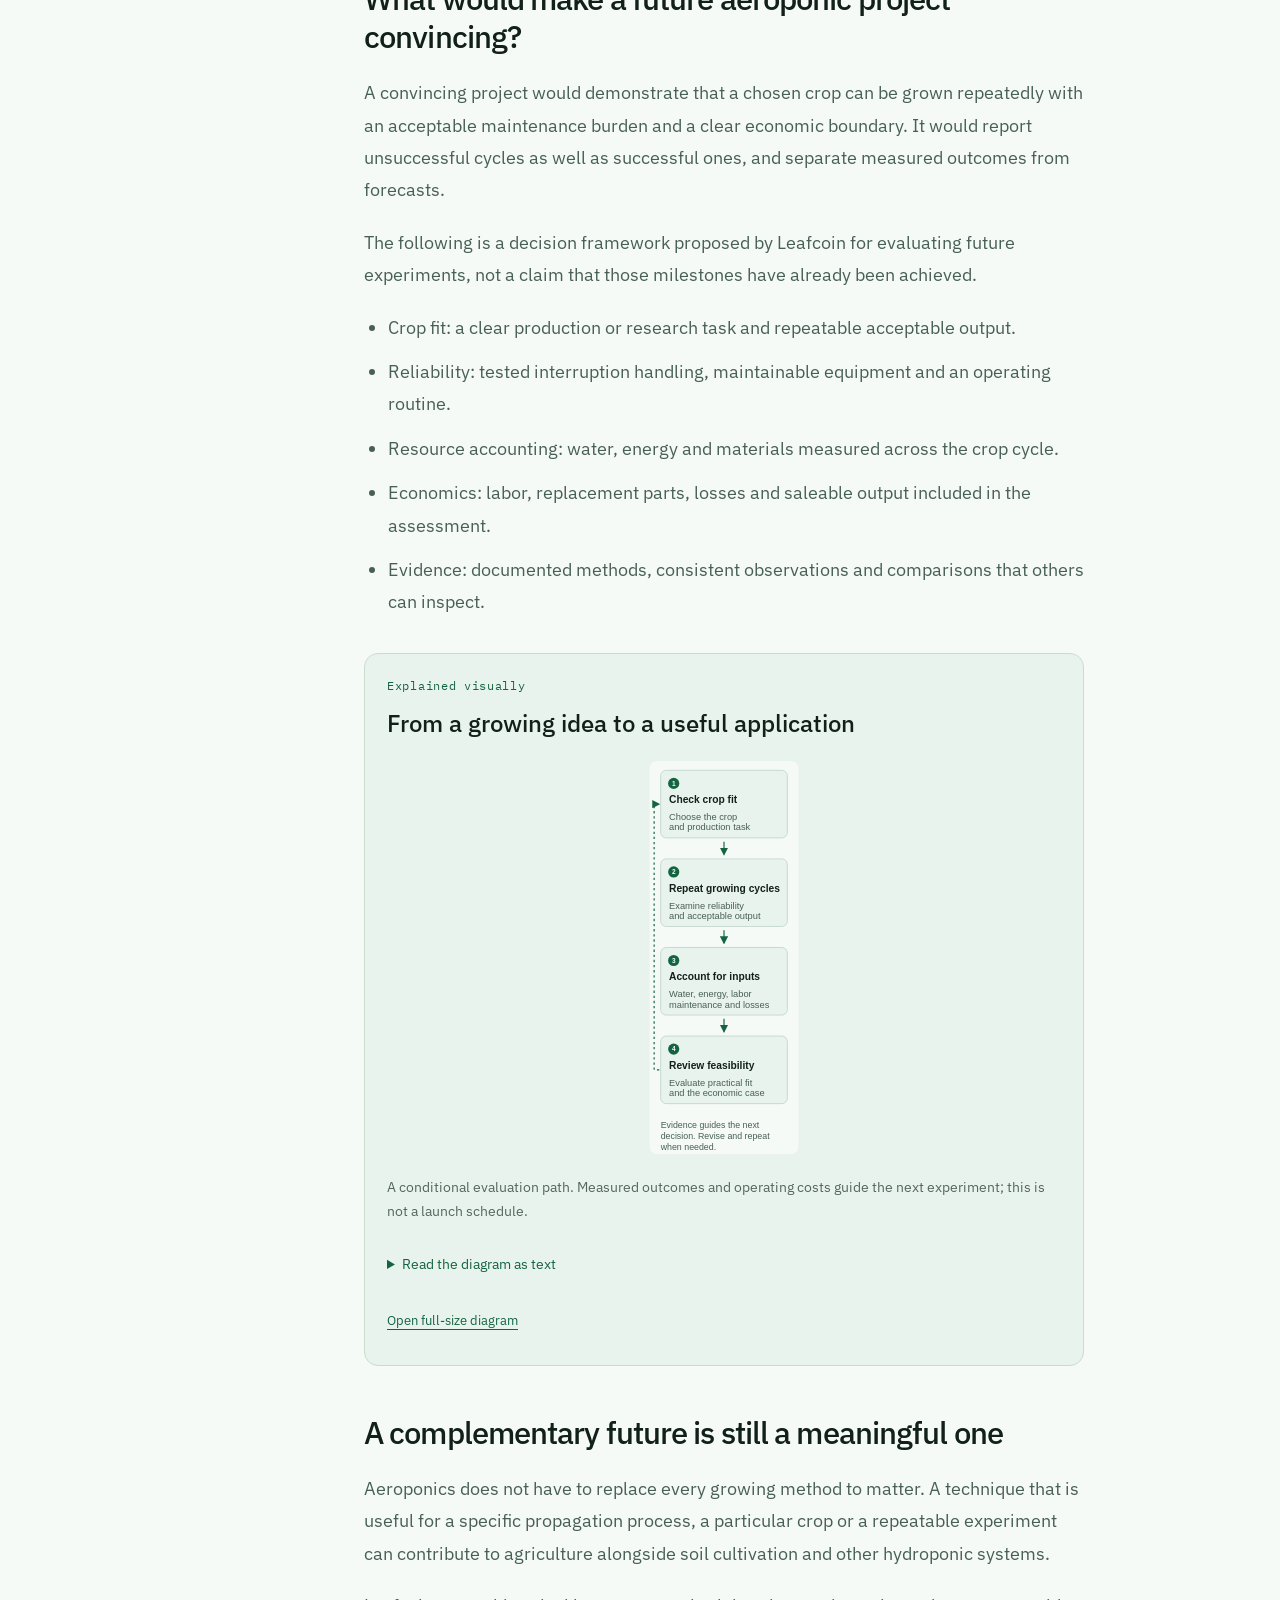
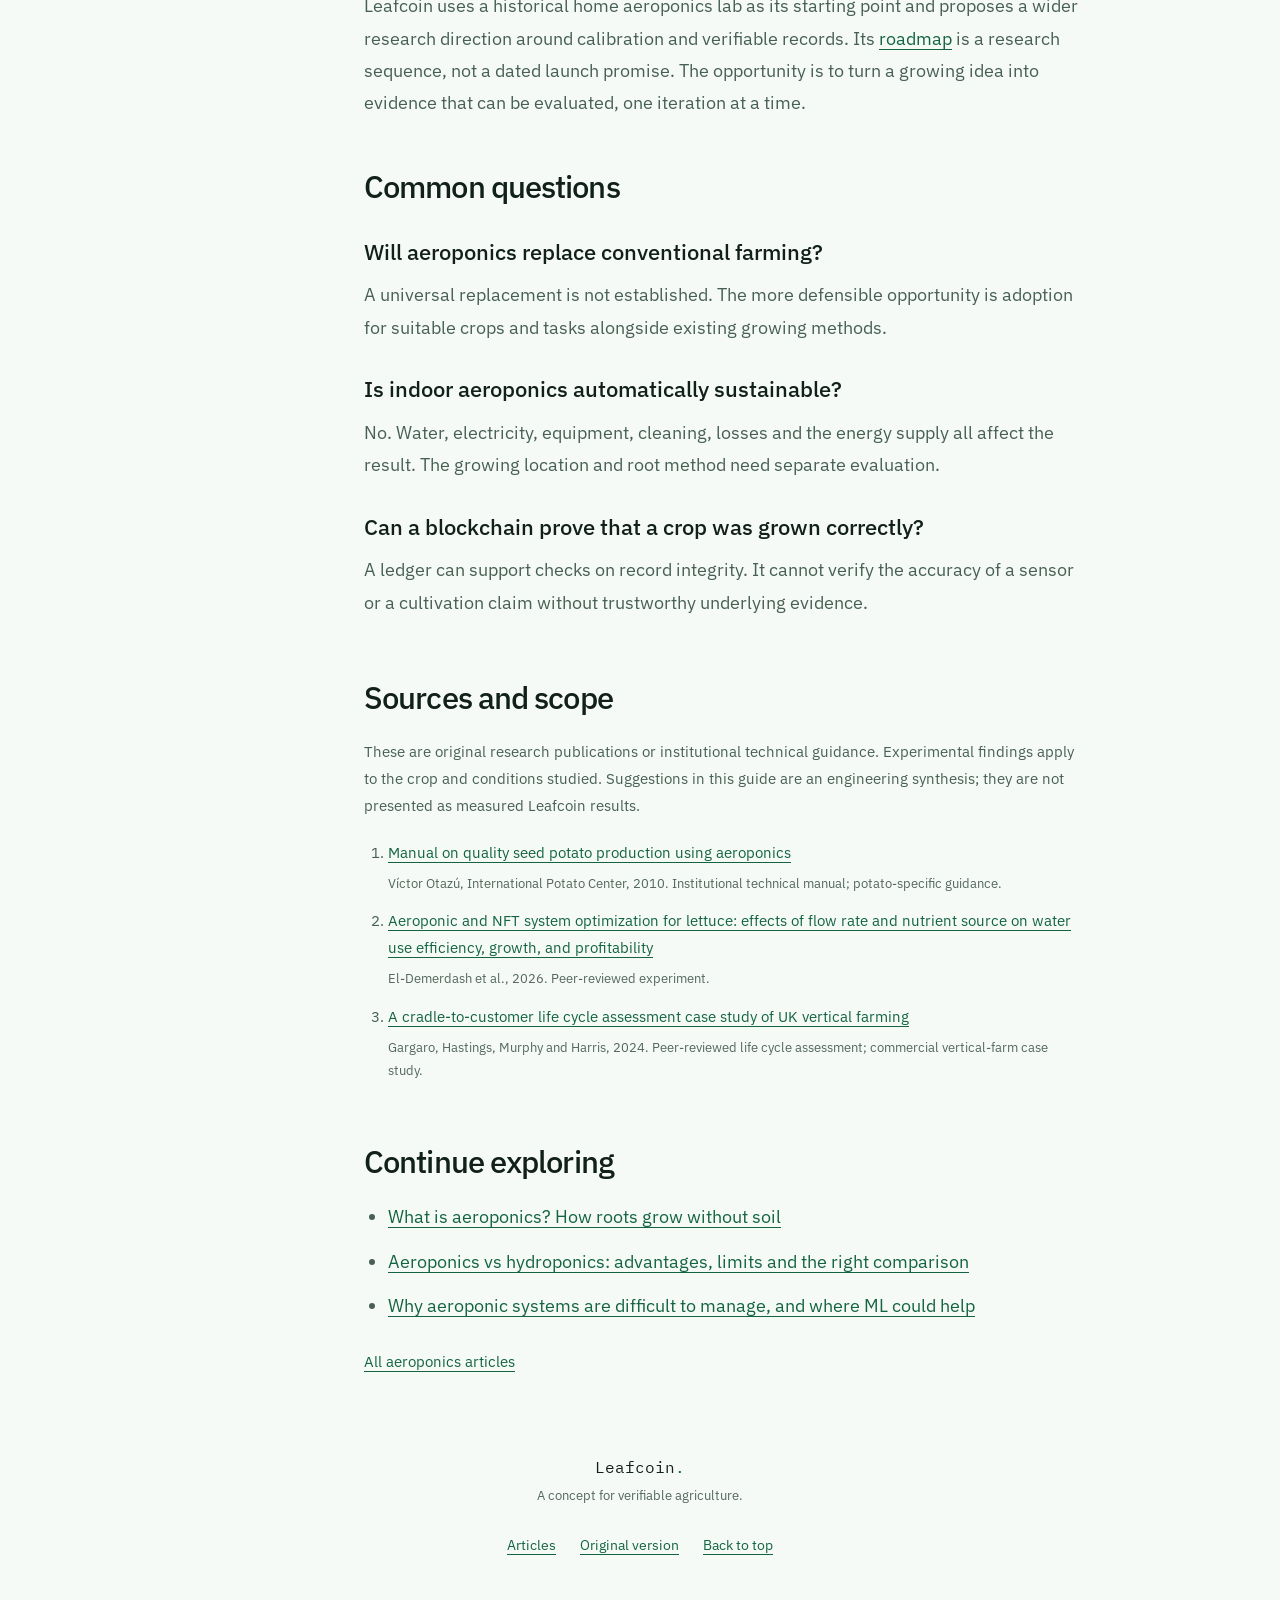
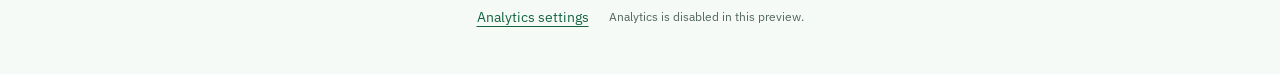
<file: articles/future-of-aeroponics.html>
<!doctype html>
<html lang="en"><head>
<meta charset="utf-8"><meta name="viewport" content="width=device-width, initial-scale=1">
<title>The Future of Aeroponics: Opportunities and Limits | Leafcoin</title><meta name="description" content="Explore aeroponics in propagation, controlled growing and data-driven agriculture, with realistic limits around energy, maintenance, economics and scale."><meta name="author" content="Ilya Papou">
<meta name="robots" content="index, follow, max-image-preview:large"><meta name="color-scheme" content="light dark">
<meta name="theme-color" content="#f5faf7" media="(prefers-color-scheme: light)"><meta name="theme-color" content="#081411" media="(prefers-color-scheme: dark)">
<link rel="canonical" href="https://leafcoin.org/articles/future-of-aeroponics.html"><link rel="alternate" href="future-of-aeroponics.md" type="text/markdown" title="Full article in Markdown">
<link rel="alternate" hreflang="en" href="https://leafcoin.org/articles/future-of-aeroponics.html"><link rel="alternate" hreflang="es" href="https://leafcoin.org/es/articles/future-of-aeroponics.html"><link rel="alternate" hreflang="x-default" href="https://leafcoin.org/articles/future-of-aeroponics.html">
<link rel="describedby" href="../llms.txt" type="text/plain" title="Leafcoin reading guide"><link rel="describedby" href="llms-full.txt" type="text/plain" title="Complete learning library text">
<link rel="icon" href="../assets/favicon-96.png" type="image/png" sizes="96x96"><link rel="apple-touch-icon" href="../assets/ios_ligth_leafcoin.png">
<link rel="stylesheet" href="../styles.css?v=20261014-es-spacing"><link rel="stylesheet" href="../articles.css?v=20261014-es-spacing"><link rel="stylesheet" href="../analytics-ui.css?v=20260930-footer-center">
<link rel="stylesheet" href="../language.css?v=20261014-es">
<meta property="og:type" content="article"><meta property="og:site_name" content="Leafcoin"><meta property="og:locale" content="en_US">
<meta property="og:title" content="The Future of Aeroponics: Opportunities and Limits | Leafcoin"><meta property="og:description" content="Explore aeroponics in propagation, controlled growing and data-driven agriculture, with realistic limits around energy, maintenance, economics and scale."><meta property="og:url" content="https://leafcoin.org/articles/future-of-aeroponics.html">
<meta property="og:image" content="https://leafcoin.org/assets/images/article-future-nursery.jpg"><meta property="og:image:type" content="image/jpeg"><meta property="og:image:width" content="1536"><meta property="og:image:height" content="1024"><meta property="og:image:alt" content="AI-generated concept illustration. A modest growing research space with propagation trays, accessible cultivation modules and simple monitoring.">
<meta name="twitter:card" content="summary_large_image"><meta name="twitter:title" content="The Future of Aeroponics: Opportunities and Limits | Leafcoin"><meta name="twitter:description" content="Explore aeroponics in propagation, controlled growing and data-driven agriculture, with realistic limits around energy, maintenance, economics and scale."><meta name="twitter:image" content="https://leafcoin.org/assets/images/article-future-nursery.jpg"><meta name="twitter:image:alt" content="AI-generated concept illustration. A modest growing research space with propagation trays, accessible cultivation modules and simple monitoring.">
<meta property="article:published_time" content="2026-10-13"><meta property="article:modified_time" content="2026-10-13">
<script type="application/ld+json">{"@context": "https://schema.org", "@graph": [{"@type": "WebSite", "@id": "https://leafcoin.org/#website", "url": "https://leafcoin.org/", "name": "Leafcoin", "alternateName": "leafcoin.org", "publisher": {"@id": "https://papou.work/#person"}}, {"@type": "Person", "@id": "https://papou.work/#person", "name": "Ilya Papou", "url": "https://papou.work/"}, {"@type": "WebPage", "@id": "https://leafcoin.org/articles/future-of-aeroponics.html#webpage", "url": "https://leafcoin.org/articles/future-of-aeroponics.html", "name": "How aeroponics could change agriculture, and what must happen first", "description": "Explore aeroponics in propagation, controlled growing and data-driven agriculture, with realistic limits around energy, maintenance, economics and scale.", "inLanguage": "en", "isPartOf": {"@id": "https://leafcoin.org/#website"}, "mainEntity": {"@id": "https://leafcoin.org/articles/future-of-aeroponics.html#article"}, "breadcrumb": {"@id": "https://leafcoin.org/articles/future-of-aeroponics.html#breadcrumbs"}, "encoding": {"@type": "MediaObject", "encodingFormat": "text/markdown", "contentUrl": "https://leafcoin.org/articles/future-of-aeroponics.md"}}, {"@type": "Article", "@id": "https://leafcoin.org/articles/future-of-aeroponics.html#article", "url": "https://leafcoin.org/articles/future-of-aeroponics.html", "headline": "How aeroponics could change agriculture, and what must happen first", "description": "Explore aeroponics in propagation, controlled growing and data-driven agriculture, with realistic limits around energy, maintenance, economics and scale.", "inLanguage": "en", "datePublished": "2026-10-13", "dateModified": "2026-10-13", "author": {"@id": "https://papou.work/#person"}, "publisher": {"@id": "https://papou.work/#person"}, "mainEntityOfPage": {"@id": "https://leafcoin.org/articles/future-of-aeroponics.html#webpage"}, "isPartOf": {"@id": "https://leafcoin.org/articles/#library"}, "articleSection": "Future agriculture", "articleBody": "How aeroponics could change agriculture, and what must happen first\n\nAeroponics could contribute to specialized crop production, propagation and better-observed growing experiments. Its impact will depend on crop suitability, reliable operation, water and energy accounting, economics and reproducible evidence. It is more credible as a complementary tool than as a guaranteed replacement for agriculture as a whole.\n\nThe strongest starting point is a specific agricultural job\n\nThe useful future question is not whether plants can grow without soil. It is where a particular growing method solves a real production problem. A propagation nursery, a greenhouse producing fresh leaves and an indoor research cabinet have different goals and constraints.\n\nSeed potato minituber production is one documented application of aeroponics. The International Potato Center’s technical manual discusses its use within a seed-production system. That is a concrete agricultural role, rather than a prediction that all potato or staple-food production will move into mist chambers. CIP’s manual.\n\nA plausible expansion would begin with similarly specific jobs: observing roots, comparing treatments or producing a crop where the operating model makes sense. Those possibilities need testing for each crop and market.\n\nA specific propagation application\n\nSeed potato minituber propagation is one documented application. This concept illustration gives crop-specific context; it is not a report of Leafcoin production.\n\nWater efficiency needs a whole-system boundary\n\nAeroponics can offer useful control over where nutrient solution is delivered. A lettuce experiment comparing aeroponics and NFT found improved water-use efficiency for its selected aeroponic treatments. That outcome supports investigation of the technique, not an unconditional prediction for every future farm. El-Demerdash et al., 2026.\n\nFor adoption, measurements should include refill water, cleaning, discarded solution and losses, then relate those inputs to acceptable harvested output. A low-volume reservoir is not by itself proof of low water consumption. Nor does high crop yield alone demonstrate efficiency.\n\nThis accounting makes a future claim testable: name the comparison system, define what was measured, and explain which operations are included. A farm can then evaluate the benefit it needs instead of inheriting a percentage from someone else’s experiment.\n\nA root-delivery method is not an energy strategy\n\nAeroponics and vertical farming are different choices. A greenhouse may use sunlight with an aeroponic root zone; a fully indoor installation may also need electric lighting and climate control. Their environmental impacts cannot be inferred from the root-delivery method alone.\n\nA life cycle assessment of a commercial vertical farm identified electricity and cultivation substrate as important environmental hotspots, with results depending on the energy scenario. It was a vertical-farm case study, not a universal aeroponics comparison. Gargaro et al., 2024.\n\nA credible future plan therefore asks about electricity per unit of saleable output, the energy supply, equipment lifetime, maintenance and wasted crops. Shorter delivery distance or lower water use may be useful, but they do not answer every environmental question.\n\nBetter records could make growing experiments more useful\n\nA cultivation record can preserve what was attempted, how conditions changed and what happened to the crop. When measurements, recipe changes and observations use consistent units and timestamps, a later reviewer has a better chance of understanding the trial.\n\nThat is where IoT and ML might contribute. Sensors could reduce gaps in observation; models could help compare patterns across repeated cycles. The next question would be whether those tools improve decisions against a simpler baseline. More data is not automatically a better experiment.\n\nSharing useful methods would also require context: crop and cultivar, chamber layout, delivery equipment, measurement procedures and the chosen outcome. A recipe without that context may be difficult to transfer even if it worked in one installation.\n\nVerifiable records need trustworthy measurements first\n\nA digital fingerprint can help detect whether a published record has changed. It cannot, by itself, establish that a sensor was calibrated, an experiment was controlled or a harvest report was accurate. This is an engineering distinction between record integrity and the truth of the underlying observation.\n\nIn Leafcoin’s proposed architecture, raw telemetry would remain off-chain while report fingerprints could be recorded on a ledger. Besu with QBFT is being considered for a permissioned EVM network. Governance, access and confidentiality would need evaluation.\n\nFor an agricultural operator, useful records might ultimately support traceability and comparisons between growing cycles. The value would come from accurate evidence and practical decisions, with the digital layer serving that purpose.\n\nWhat would make a future aeroponic project convincing?\n\nA convincing project would demonstrate that a chosen crop can be grown repeatedly with an acceptable maintenance burden and a clear economic boundary. It would report unsuccessful cycles as well as successful ones, and separate measured outcomes from forecasts.\n\nThe following is a decision framework proposed by Leafcoin for evaluating future experiments, not a claim that those milestones have already been achieved.\n\nCrop fit: a clear production or research task and repeatable acceptable output.\n\nReliability: tested interruption handling, maintainable equipment and an operating routine.\n\nResource accounting: water, energy and materials measured across the crop cycle.\n\nEconomics: labor, replacement parts, losses and saleable output included in the assessment.\n\nEvidence: documented methods, consistent observations and comparisons that others can inspect.\n\nFrom a growing idea to a useful application\n\nA conditional evaluation path. Measured outcomes and operating costs guide the next experiment; this is not a launch schedule.\n\nCheck whether the crop and task suit the system, repeat growing cycles to examine reliability, account for water, energy, labor and losses, then review practical and economic feasibility. Revise and repeat when the evidence is insufficient.\n\nEvidence guides the next decision. Revise and repeat when needed.\n\nCheck crop fit\n\nChoose the crop\n\nand production task\n\nRepeat growing cycles\n\nExamine reliability\n\nand acceptable output\n\nAccount for inputs\n\nWater, energy, labor\n\nmaintenance and losses\n\nReview feasibility\n\nEvaluate practical fit\n\nand the economic case\n\nA complementary future is still a meaningful one\n\nAeroponics does not have to replace every growing method to matter. A technique that is useful for a specific propagation process, a particular crop or a repeatable experiment can contribute to agriculture alongside soil cultivation and other hydroponic systems.\n\nLeafcoin uses a historical home aeroponics lab as its starting point and proposes a wider research direction around calibration and verifiable records. Its roadmap is a research sequence, not a dated launch promise. The opportunity is to turn a growing idea into evidence that can be evaluated, one iteration at a time.\n\nWill aeroponics replace conventional farming?\n\nA universal replacement is not established. The more defensible opportunity is adoption for suitable crops and tasks alongside existing growing methods.\n\nIs indoor aeroponics automatically sustainable?\n\nNo. Water, electricity, equipment, cleaning, losses and the energy supply all affect the result. The growing location and root method need separate evaluation.\n\nCan a blockchain prove that a crop was grown correctly?\n\nA ledger can support checks on record integrity. It cannot verify the accuracy of a sensor or a cultivation claim without trustworthy underlying evidence.", "wordCount": 1141, "image": [{"@type": "ImageObject", "contentUrl": "https://leafcoin.org/assets/images/article-future-nursery.jpg", "width": 1536, "height": 1024, "caption": "AI-generated concept illustration. A modest growing research space with propagation trays, accessible cultivation modules and simple monitoring.", "creativeWorkStatus": "AI-generated concept illustration", "isBasedOn": "https://leafcoin.org/docs/generated-illustrations.md#article-future-nursery"}, {"@type": "ImageObject", "contentUrl": "https://leafcoin.org/assets/images/article-seed-potato-propagation.jpg", "width": 1536, "height": 1024, "caption": "AI-generated concept illustration. Seed potato minituber propagation is one documented application. This concept illustration gives crop-specific context; it is not a report of Leafcoin production.", "creativeWorkStatus": "AI-generated concept illustration", "isBasedOn": "https://leafcoin.org/docs/generated-illustrations.md#article-seed-potato-propagation"}, {"@type": "ImageObject", "contentUrl": "https://leafcoin.org/assets/diagrams/future-decision-loop.svg", "width": 800, "height": 466, "caption": "A conditional evaluation path. Measured outcomes and operating costs guide the next experiment; this is not a launch schedule.", "description": "Check whether the crop and task suit the system, repeat growing cycles to examine reliability, account for water, energy, labor and losses, then review practical and economic feasibility. Revise and repeat when the evidence is insufficient.", "creativeWorkStatus": "Educational schematic", "isBasedOn": "https://leafcoin.org/articles/future-of-aeroponics.html#fig-future-decision-loop"}], "citation": [{"@type": "CreativeWork", "name": "Manual on quality seed potato production using aeroponics", "url": "https://cipotato.org/wp-content/uploads/2014/08/005447.pdf"}, {"@type": "CreativeWork", "name": "Aeroponic and NFT system optimization for lettuce: effects of flow rate and nutrient source on water use efficiency, growth, and profitability", "url": "https://www.nature.com/articles/s41598-026-41347-z"}, {"@type": "CreativeWork", "name": "A cradle-to-customer life cycle assessment case study of UK vertical farming", "url": "https://www.sciencedirect.com/science/article/pii/S0959652624027732"}]}, {"@type": "BreadcrumbList", "@id": "https://leafcoin.org/articles/future-of-aeroponics.html#breadcrumbs", "itemListElement": [{"@type": "ListItem", "position": 1, "name": "Leafcoin", "item": "https://leafcoin.org/"}, {"@type": "ListItem", "position": 2, "name": "Articles", "item": "https://leafcoin.org/articles/"}, {"@type": "ListItem", "position": 3, "name": "How aeroponics could change agriculture, and what must happen first", "item": "https://leafcoin.org/articles/future-of-aeroponics.html"}]}]}</script>
<script src="../visitor-region.js?v=20261014-es" defer></script><script src="../language.js?v=20261014-es" defer></script><script src="../site.js?v=20261014-es" defer></script><script src="../analytics.js?v=20261014-es" defer></script>
</head><body class="learning-page">
<a class="skip-link" href="#main">Skip to content</a>
  <header class="site-toolbar">
    <a class="site-brand" href="../index.html" aria-label="Leafcoin home"><img src="../assets/leafcoin_revert.svg" width="36" height="36" alt="" aria-hidden="true">Leafcoin<span aria-hidden="true">.</span></a>
    <a class="language-switch" data-language-switch href="../es/articles/future-of-aeroponics.html" lang="es" hreflang="es" aria-label="Read in Spanish"><svg class="language-symbol" viewBox="0 0 24 24" fill="none" stroke="currentColor" stroke-width="1.5" aria-hidden="true"><circle cx="12" cy="12" r="9"></circle><path d="M3 12h18M12 3c-5 5-5 13 0 18M12 3c5 5 5 13 0 18"></path></svg><span class="language-name">Español</span><span class="language-code" aria-hidden="true">ES</span></a>
    <button class="menu-toggle" type="button" aria-controls="site-menu" aria-expanded="false" aria-label="Open menu">
      <span class="menu-toggle-label">Menu</span>
      <span class="menu-toggle-icon" aria-hidden="true"><span></span><span></span><span></span></span>
    </button>
    <div class="toolbar-links" id="site-menu">
      <nav aria-label="Main navigation">
        <a href="../index.html#concept">Concept</a>
        <a href="../index.html#architecture">Architecture</a>
        <a href="../index.html#calibration">ML calibration</a>
        <a href="../index.html#roadmap">Roadmap</a>
        <a href="../index.html#prototype">Prototype</a>
        <a href="index.html" aria-current="location">Articles</a>
      </nav>
      <a class="creator-link" href="https://papou.work/">Creator’s CV</a>
    </div>
  </header>
<main id="main" class="learning-main"><nav class="breadcrumbs" aria-label="Breadcrumb"><a href="../index.html">Leafcoin</a><span aria-hidden="true">/</span><a href="index.html">Articles</a></nav>
<article class="learning-article"><header class="article-header"><p class="eyebrow">04 / Future agriculture</p><h1>How aeroponics could change agriculture, and what must happen first</h1><p class="article-meta">By <a href="https://papou.work/">Ilya Papou</a> · Published <time datetime="2026-10-13">13 October 2026</time> · 6 min read</p><p class="article-answer">Aeroponics could contribute to specialized crop production, propagation and better-observed growing experiments. Its impact will depend on crop suitability, reliable operation, water and energy accounting, economics and reproducible evidence. It is more credible as a complementary tool than as a guaranteed replacement for agriculture as a whole.</p><p class="article-text-link"><a href="future-of-aeroponics.md">Read as text</a></p></header>
<figure class="article-cover"><img src="../assets/images/article-future-nursery.jpg" width="1536" height="1024" fetchpriority="high" decoding="async" alt="AI-generated concept illustration. A modest growing research space with propagation trays, accessible cultivation modules and simple monitoring."><figcaption><a href="../docs/generated-illustrations.md#article-future-nursery">AI-generated concept illustration</a><span>Educational illustration, not experimental evidence.</span></figcaption></figure>
<div class="article-layout"><aside class="article-toc"><nav aria-label="In this article"><p class="eyebrow">In this article</p><ol><li><a href="#specific-jobs">The strongest starting point is a specific agricultural job</a></li><li><a href="#water-with-a-boundary">Water efficiency needs a whole-system boundary</a></li><li><a href="#energy-matters">A root-delivery method is not an energy strategy</a></li><li><a href="#repeatable-learning">Better records could make growing experiments more useful</a></li><li><a href="#verifiable-records">Verifiable records need trustworthy measurements first</a></li><li><a href="#adoption-test">What would make a future aeroponic project convincing?</a></li><li><a href="#a-complementary-future">A complementary future is still a meaningful one</a></li><li><a href="#questions">Common questions</a></li><li><a href="#sources">Sources</a></li></ol></nav></aside><div class="article-prose"><section id="specific-jobs"><h2>The strongest starting point is a specific agricultural job</h2><p>The useful future question is not whether plants can grow without soil. It is where a particular growing method solves a real production problem. A propagation nursery, a greenhouse producing fresh leaves and an indoor research cabinet have different goals and constraints.</p><p>Seed potato minituber production is one documented application of aeroponics. The International Potato Center’s technical manual discusses its use within a seed-production system. That is a concrete agricultural role, rather than a prediction that all potato or staple-food production will move into mist chambers. <a href="https://cipotato.org/wp-content/uploads/2014/08/005447.pdf">CIP’s manual</a>.</p><p>A plausible expansion would begin with similarly specific jobs: observing roots, comparing treatments or producing a crop where the operating model makes sense. Those possibilities need testing for each crop and market.</p><figure id="fig-potato-propagation" class="article-inline-image"><img src="../assets/images/article-seed-potato-propagation.jpg" width="1536" height="1024" loading="lazy" decoding="async" alt="AI-generated concept illustration. A concept cutaway of a small aeroponic potato propagation module with minitubers, suspended roots and a separate nutrient reservoir."><figcaption><strong>A specific propagation application</strong><p>Seed potato minituber propagation is one documented application. This concept illustration gives crop-specific context; it is not a report of Leafcoin production.</p><a href="../docs/generated-illustrations.md#article-seed-potato-propagation">AI-generated concept illustration</a></figcaption></figure></section><section id="water-with-a-boundary"><h2>Water efficiency needs a whole-system boundary</h2><p>Aeroponics can offer useful control over where nutrient solution is delivered. A lettuce experiment comparing aeroponics and NFT found improved water-use efficiency for its selected aeroponic treatments. That outcome supports investigation of the technique, not an unconditional prediction for every future farm. <a href="https://www.nature.com/articles/s41598-026-41347-z">El-Demerdash et al., 2026</a>.</p><p>For adoption, measurements should include refill water, cleaning, discarded solution and losses, then relate those inputs to acceptable harvested output. A low-volume reservoir is not by itself proof of low water consumption. Nor does high crop yield alone demonstrate efficiency.</p><p>This accounting makes a future claim testable: name the comparison system, define what was measured, and explain which operations are included. A farm can then evaluate the benefit it needs instead of inheriting a percentage from someone else’s experiment.</p></section><section id="energy-matters"><h2>A root-delivery method is not an energy strategy</h2><p>Aeroponics and vertical farming are different choices. A greenhouse may use sunlight with an aeroponic root zone; a fully indoor installation may also need electric lighting and climate control. Their environmental impacts cannot be inferred from the root-delivery method alone.</p><p>A life cycle assessment of a commercial vertical farm identified electricity and cultivation substrate as important environmental hotspots, with results depending on the energy scenario. It was a vertical-farm case study, not a universal aeroponics comparison. <a href="https://www.sciencedirect.com/science/article/pii/S0959652624027732">Gargaro et al., 2024</a>.</p><p>A credible future plan therefore asks about electricity per unit of saleable output, the energy supply, equipment lifetime, maintenance and wasted crops. Shorter delivery distance or lower water use may be useful, but they do not answer every environmental question.</p></section><section id="repeatable-learning"><h2>Better records could make growing experiments more useful</h2><p>A cultivation record can preserve what was attempted, how conditions changed and what happened to the crop. When measurements, recipe changes and observations use consistent units and timestamps, a later reviewer has a better chance of understanding the trial.</p><p>That is where IoT and ML might contribute. Sensors could reduce gaps in observation; models could help compare patterns across repeated cycles. The next question would be whether those tools improve decisions against a simpler baseline. More data is not automatically a better experiment.</p><p>Sharing useful methods would also require context: crop and cultivar, chamber layout, delivery equipment, measurement procedures and the chosen outcome. A recipe without that context may be difficult to transfer even if it worked in one installation.</p></section><section id="verifiable-records"><h2>Verifiable records need trustworthy measurements first</h2><p>A digital fingerprint can help detect whether a published record has changed. It cannot, by itself, establish that a sensor was calibrated, an experiment was controlled or a harvest report was accurate. This is an engineering distinction between record integrity and the truth of the underlying observation.</p><p>In Leafcoin’s proposed architecture, raw telemetry would remain off-chain while report fingerprints could be recorded on a ledger. Besu with QBFT is being considered for a permissioned EVM network. Governance, access and confidentiality would need evaluation.</p><p>For an agricultural operator, useful records might ultimately support traceability and comparisons between growing cycles. The value would come from accurate evidence and practical decisions, with the digital layer serving that purpose.</p></section><section id="adoption-test"><h2>What would make a future aeroponic project convincing?</h2><p>A convincing project would demonstrate that a chosen crop can be grown repeatedly with an acceptable maintenance burden and a clear economic boundary. It would report unsuccessful cycles as well as successful ones, and separate measured outcomes from forecasts.</p><p>The following is a decision framework proposed by Leafcoin for evaluating future experiments, not a claim that those milestones have already been achieved.</p><ul><li>Crop fit: a clear production or research task and repeatable acceptable output.</li><li>Reliability: tested interruption handling, maintainable equipment and an operating routine.</li><li>Resource accounting: water, energy and materials measured across the crop cycle.</li><li>Economics: labor, replacement parts, losses and saleable output included in the assessment.</li><li>Evidence: documented methods, consistent observations and comparisons that others can inspect.</li></ul><figure id="fig-future-decision-loop" class="article-diagram"><p class="eyebrow">Explained visually</p><h3>From a growing idea to a useful application</h3><picture style="--diagram-ratio:800/466;--diagram-mobile-ratio:320/843"><source media="(max-width: 600px)" srcset="../assets/diagrams/future-decision-loop-mobile.svg"><img src="../assets/diagrams/future-decision-loop.svg" width="800" height="466" loading="lazy" decoding="async" alt="Check whether the crop and task suit the system, repeat growing cycles to examine reliability, account for water, energy, labor and losses, then review practical and economic feasibility. Revise and repeat when the evidence is insufficient."></picture><figcaption><p>A conditional evaluation path. Measured outcomes and operating costs guide the next experiment; this is not a launch schedule.</p><details class="diagram-description"><summary>Read the diagram as text</summary><p>Check whether the crop and task suit the system, repeat growing cycles to examine reliability, account for water, energy, labor and losses, then review practical and economic feasibility. Revise and repeat when the evidence is insufficient.</p><ol><li><strong>Check crop fit</strong>: Choose the crop and production task.</li><li><strong>Repeat growing cycles</strong>: Examine reliability and acceptable output.</li><li><strong>Account for inputs</strong>: Water, energy, labor maintenance and losses.</li><li><strong>Review feasibility</strong>: Evaluate practical fit and the economic case.</li></ol><p>Evidence guides the next decision. Revise and repeat when needed.</p></details><a class="diagram-download" href="../assets/diagrams/future-decision-loop.svg">Open full-size diagram</a></figcaption></figure></section><section id="a-complementary-future"><h2>A complementary future is still a meaningful one</h2><p>Aeroponics does not have to replace every growing method to matter. A technique that is useful for a specific propagation process, a particular crop or a repeatable experiment can contribute to agriculture alongside soil cultivation and other hydroponic systems.</p><p>Leafcoin uses a historical home aeroponics lab as its starting point and proposes a wider research direction around calibration and verifiable records. Its <a href="../index.html#roadmap">roadmap</a> is a research sequence, not a dated launch promise. The opportunity is to turn a growing idea into evidence that can be evaluated, one iteration at a time.</p></section><section id="questions"><h2>Common questions</h2><div class="article-question"><h3>Will aeroponics replace conventional farming?</h3><p>A universal replacement is not established. The more defensible opportunity is adoption for suitable crops and tasks alongside existing growing methods.</p></div><div class="article-question"><h3>Is indoor aeroponics automatically sustainable?</h3><p>No. Water, electricity, equipment, cleaning, losses and the energy supply all affect the result. The growing location and root method need separate evaluation.</p></div><div class="article-question"><h3>Can a blockchain prove that a crop was grown correctly?</h3><p>A ledger can support checks on record integrity. It cannot verify the accuracy of a sensor or a cultivation claim without trustworthy underlying evidence.</p></div></section><section id="sources" class="article-sources"><h2>Sources and scope</h2><p>These are original research publications or institutional technical guidance. Experimental findings apply to the crop and conditions studied. Suggestions in this guide are an engineering synthesis; they are not presented as measured Leafcoin results.</p><ol><li><a href="https://cipotato.org/wp-content/uploads/2014/08/005447.pdf">Manual on quality seed potato production using aeroponics</a><p>Víctor Otazú, International Potato Center, 2010. Institutional technical manual; potato-specific guidance.</p></li><li><a href="https://www.nature.com/articles/s41598-026-41347-z">Aeroponic and NFT system optimization for lettuce: effects of flow rate and nutrient source on water use efficiency, growth, and profitability</a><p>El-Demerdash et al., 2026. Peer-reviewed experiment.</p></li><li><a href="https://www.sciencedirect.com/science/article/pii/S0959652624027732">A cradle-to-customer life cycle assessment case study of UK vertical farming</a><p>Gargaro, Hastings, Murphy and Harris, 2024. Peer-reviewed life cycle assessment; commercial vertical-farm case study.</p></li></ol></section><section class="article-related" aria-labelledby="related-heading"><h2 id="related-heading">Continue exploring</h2><ul><li><a href="what-is-aeroponics.html">What is aeroponics? How roots grow without soil</a></li><li><a href="aeroponics-vs-hydroponics.html">Aeroponics vs hydroponics: advantages, limits and the right comparison</a></li><li><a href="aeroponic-system-control.html">Why aeroponic systems are difficult to manage, and where ML could help</a></li></ul><a href="index.html">All aeroponics articles</a></section></div></div></article></main>
  <footer class="site-footer">
    <p>Leafcoin<span aria-hidden="true">.</span> <span class="footer-context">A concept for verifiable agriculture.</span></p>
    <nav class="footer-links" aria-label="Footer navigation">
      <a href="index.html">Articles</a>
      <a href="https://old.leafcoin.org/">Original version</a>
      <a href="#main">Back to top</a>
    </nav>
    <div id="analytics-tools" class="analytics-tools" hidden>
      <button id="analytics-settings" class="analytics-settings" type="button" aria-controls="analytics-consent" aria-expanded="false">Analytics settings</button>
      <span id="analytics-status" class="analytics-status" role="status" aria-live="polite">Google Analytics is off.</span>
    </div>
  </footer>
<section id="analytics-consent" class="analytics-consent" aria-label="Google Analytics settings" hidden>
  <p class="analytics-consent-label">Your choice</p>
  <h2>Allow Google Analytics?</h2>
  <p>Google Analytics uses cookies to measure visits. Outside the EU it starts automatically unless you decline. In the EU, or if your region cannot be determined, it stays off until you allow it. Your choice lasts 180 days and can be changed in Analytics settings at any time.</p>
  <p class="analytics-consent-note">On leafcoin.org, Cloudflare separately measures page performance without cookies, with EU visitors excluded. These buttons control Google Analytics.</p>
  <div class="analytics-consent-actions">
    <button id="analytics-decline" type="button">Decline Google Analytics</button>
    <button id="analytics-allow" type="button">Allow Google Analytics</button>
  </div>
</section>
</body></html>
</file>
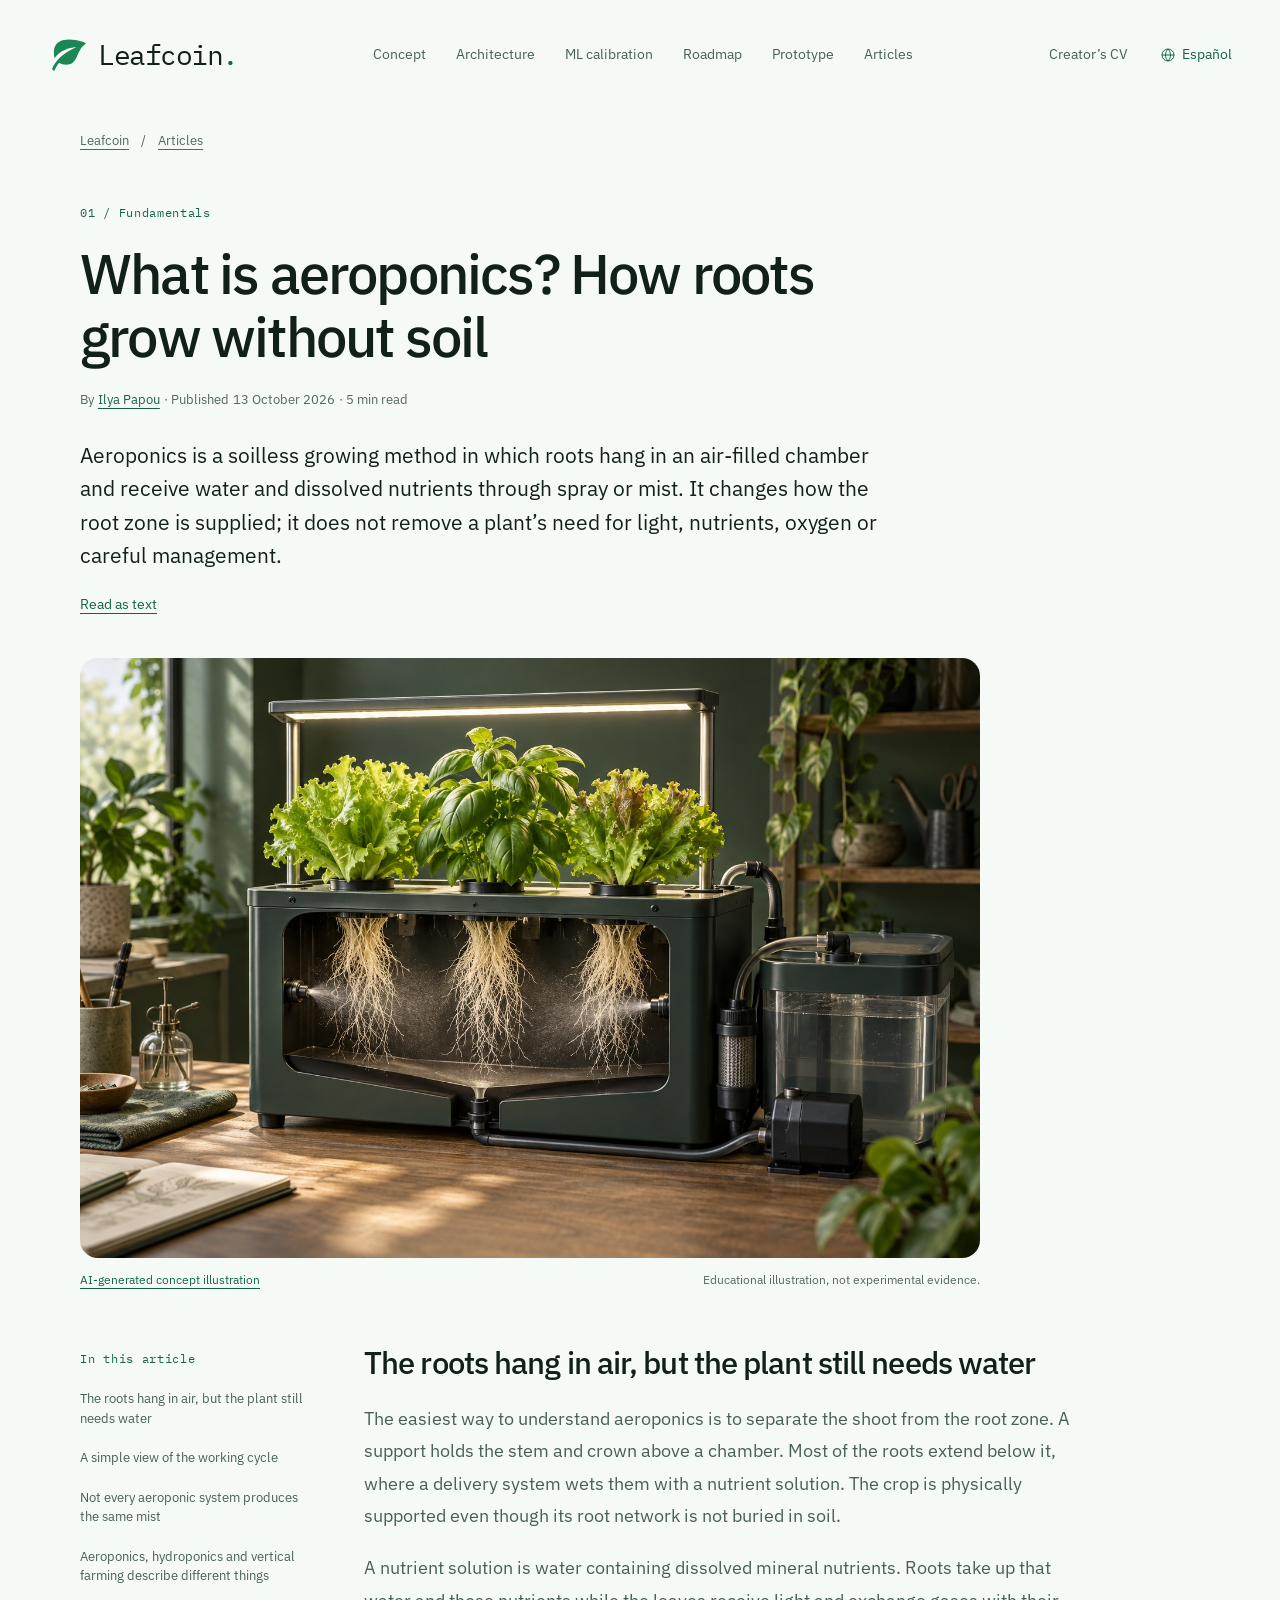
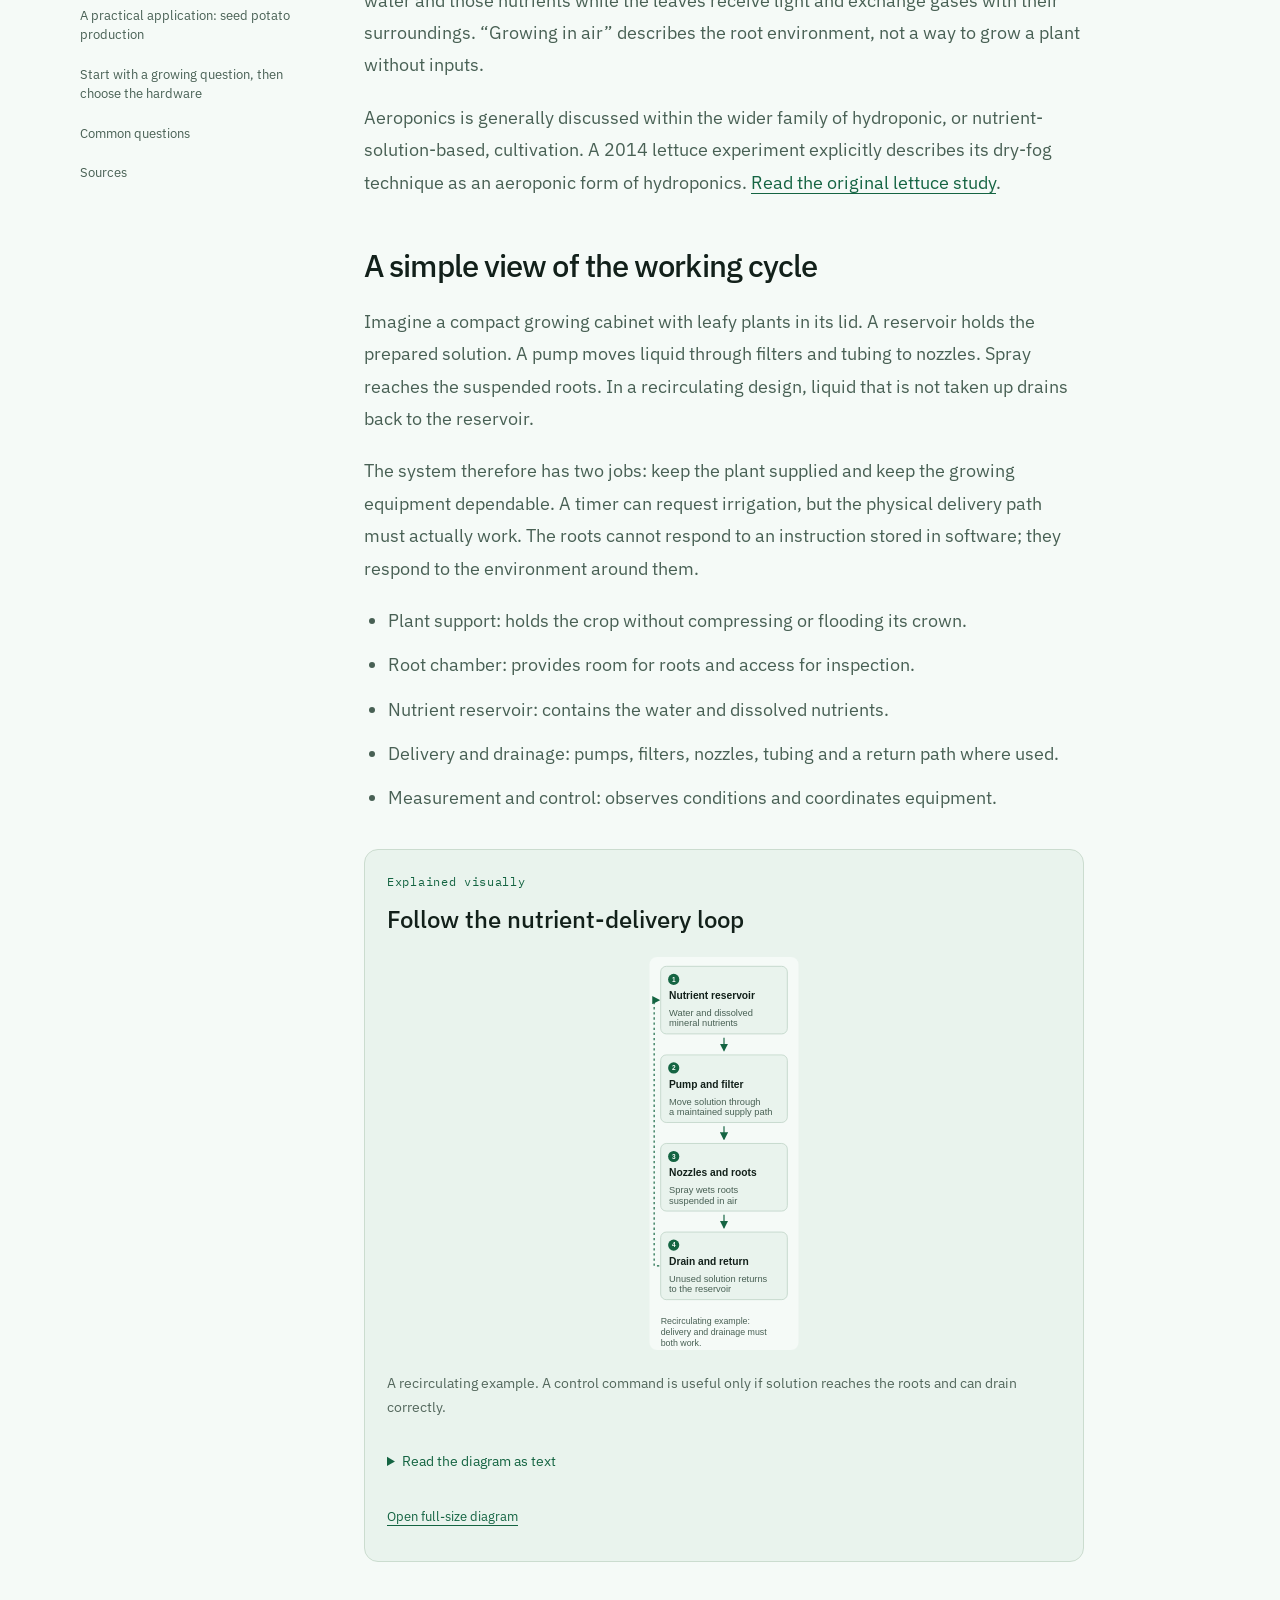
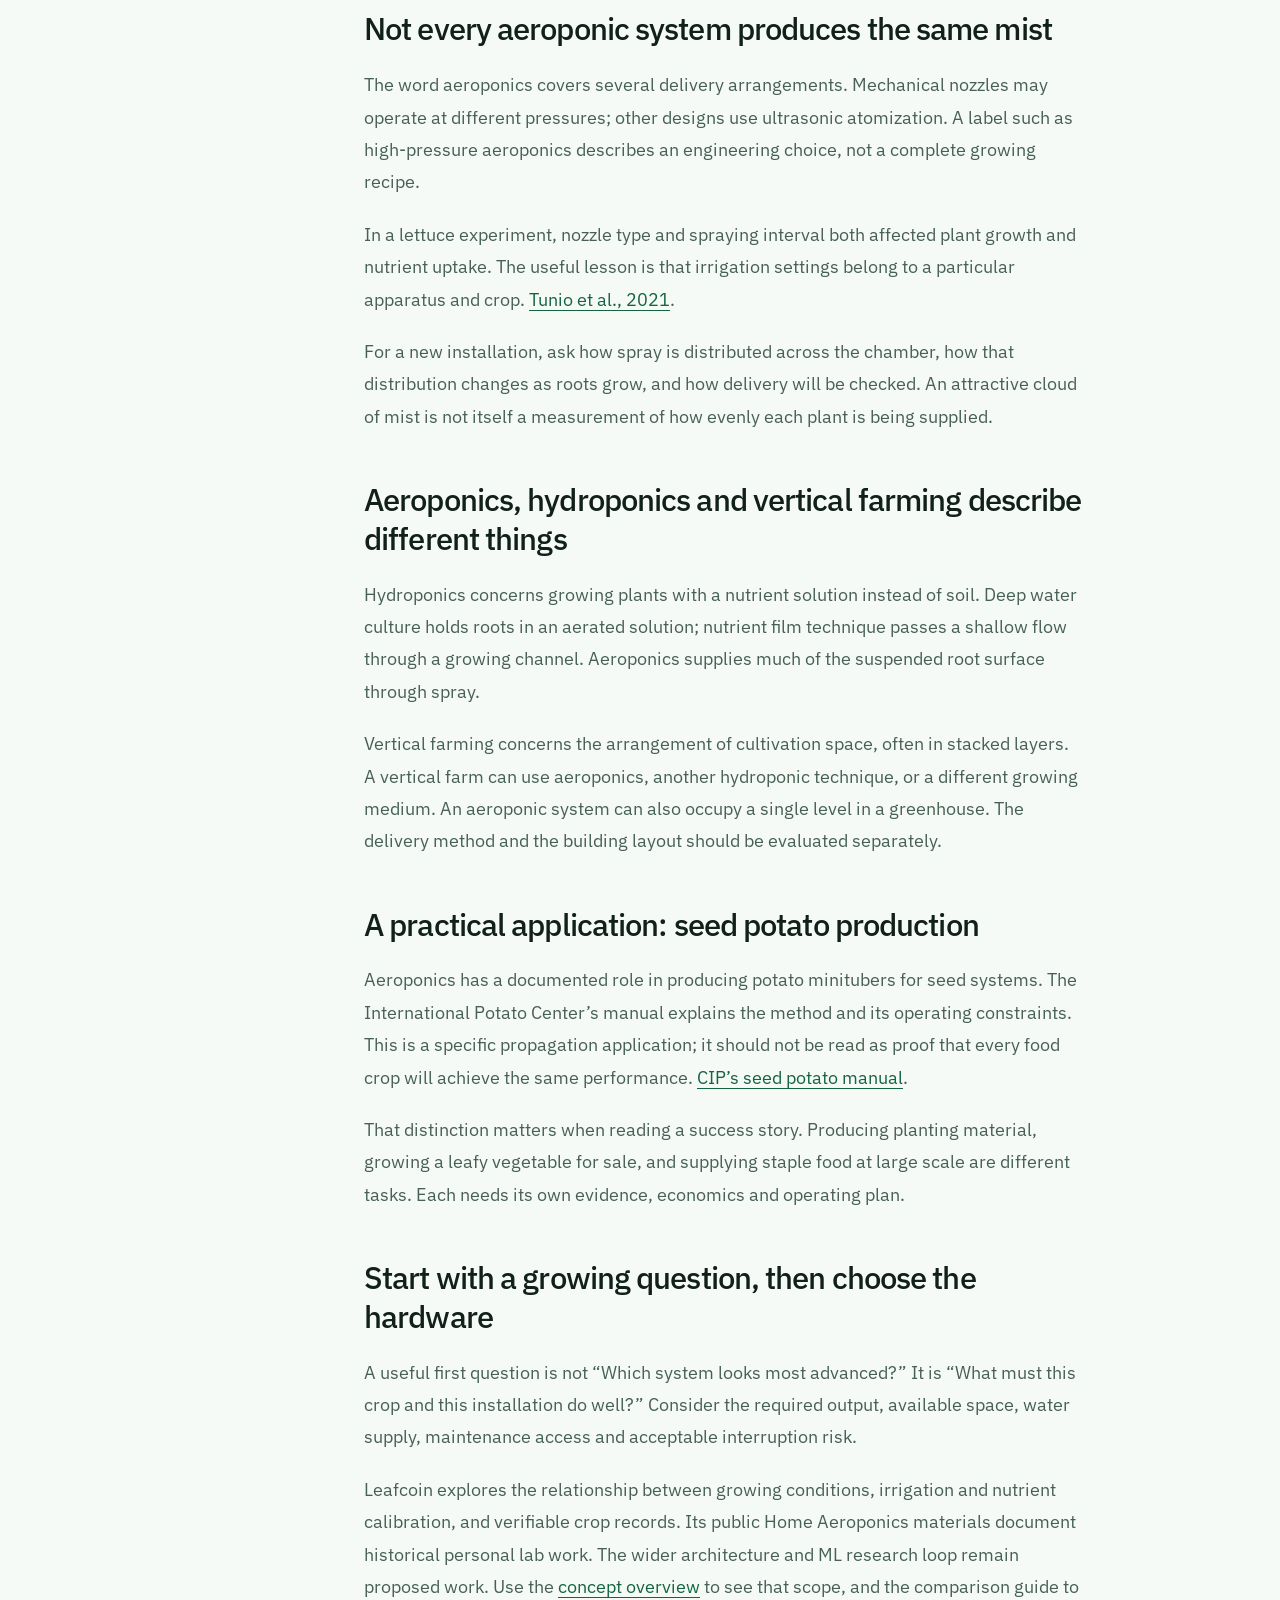
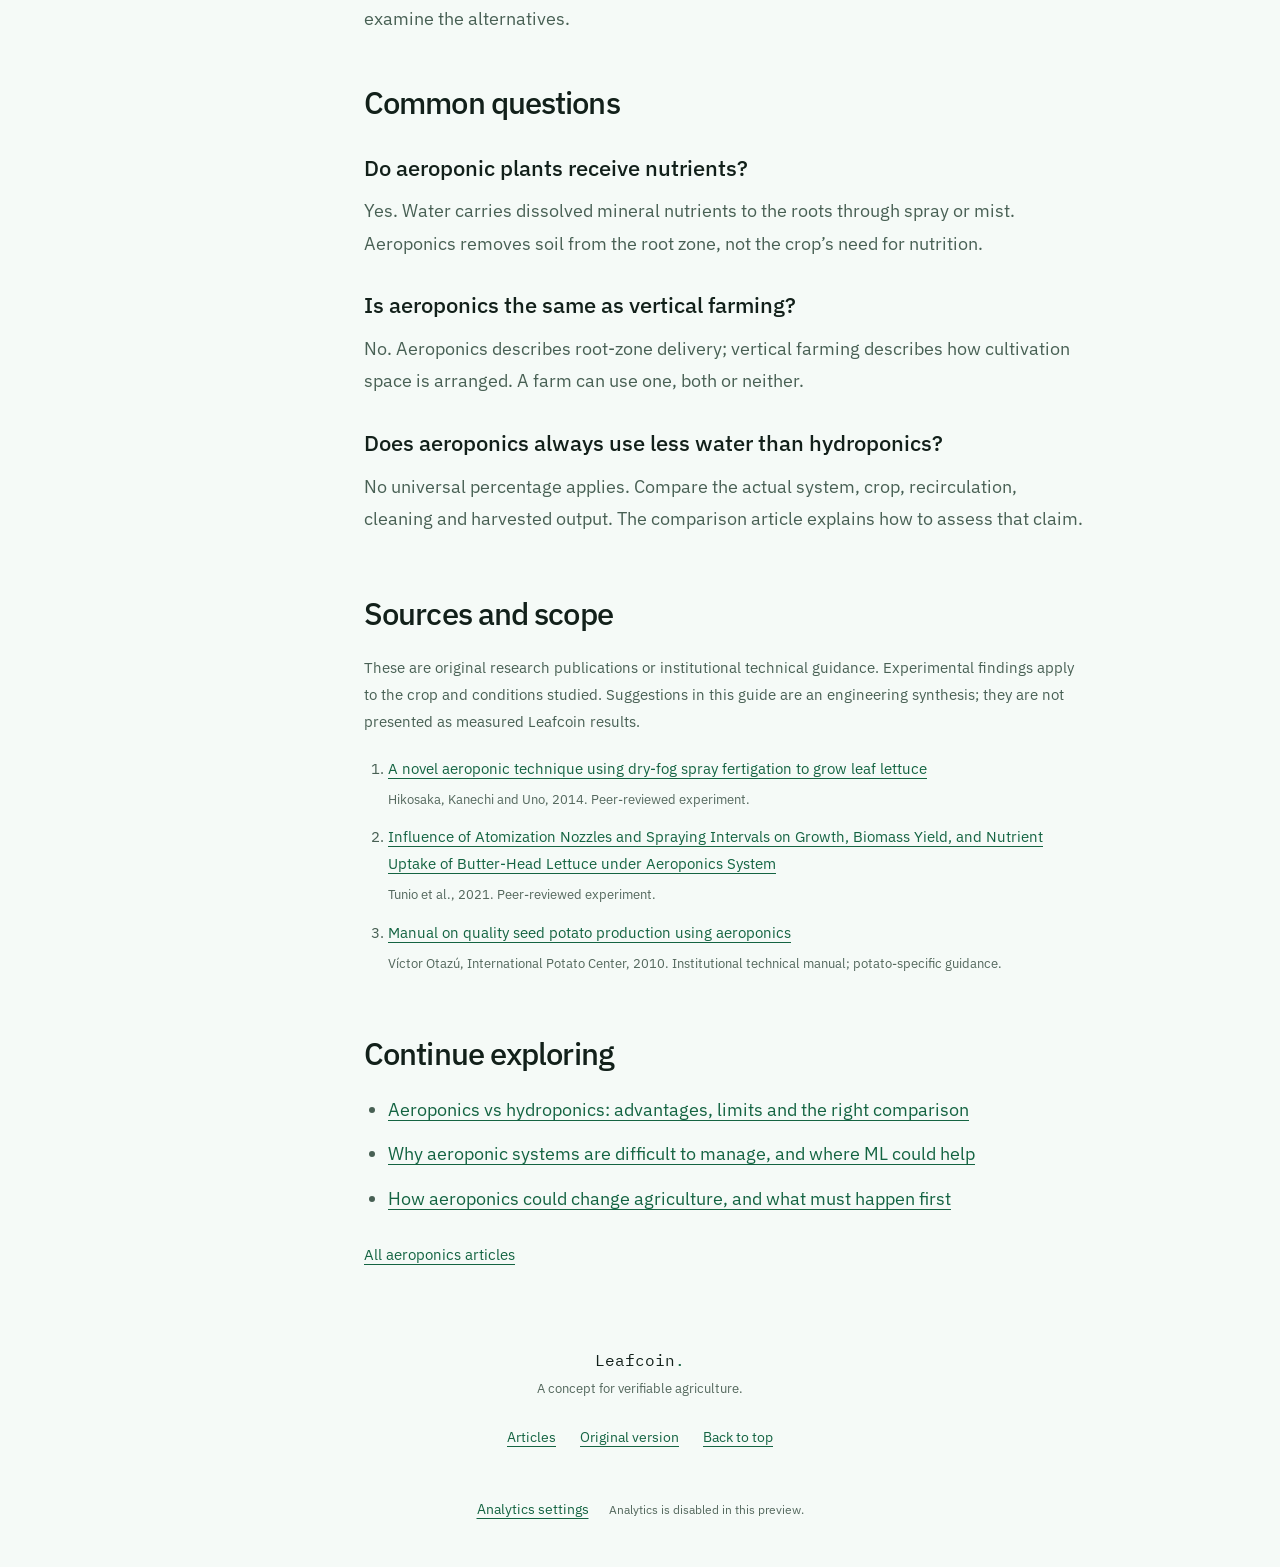
<file: articles/what-is-aeroponics.html>
<!doctype html>
<html lang="en"><head>
<meta charset="utf-8"><meta name="viewport" content="width=device-width, initial-scale=1">
<title>What Is Aeroponics? How It Works | Leafcoin</title><meta name="description" content="Learn how aeroponics feeds suspended roots with nutrient mist, what a system contains, and how it differs from hydroponics and vertical farming."><meta name="author" content="Ilya Papou">
<meta name="robots" content="index, follow, max-image-preview:large"><meta name="color-scheme" content="light dark">
<meta name="theme-color" content="#f5faf7" media="(prefers-color-scheme: light)"><meta name="theme-color" content="#081411" media="(prefers-color-scheme: dark)">
<link rel="canonical" href="https://leafcoin.org/articles/what-is-aeroponics.html"><link rel="alternate" href="what-is-aeroponics.md" type="text/markdown" title="Full article in Markdown">
<link rel="alternate" hreflang="en" href="https://leafcoin.org/articles/what-is-aeroponics.html"><link rel="alternate" hreflang="es" href="https://leafcoin.org/es/articles/what-is-aeroponics.html"><link rel="alternate" hreflang="x-default" href="https://leafcoin.org/articles/what-is-aeroponics.html">
<link rel="describedby" href="../llms.txt" type="text/plain" title="Leafcoin reading guide"><link rel="describedby" href="llms-full.txt" type="text/plain" title="Complete learning library text">
<link rel="icon" href="../assets/favicon-96.png" type="image/png" sizes="96x96"><link rel="apple-touch-icon" href="../assets/ios_ligth_leafcoin.png">
<link rel="stylesheet" href="../styles.css?v=20261014-es-spacing"><link rel="stylesheet" href="../articles.css?v=20261014-es-spacing"><link rel="stylesheet" href="../analytics-ui.css?v=20260930-footer-center">
<link rel="stylesheet" href="../language.css?v=20261014-es">
<meta property="og:type" content="article"><meta property="og:site_name" content="Leafcoin"><meta property="og:locale" content="en_US">
<meta property="og:title" content="What Is Aeroponics? How It Works | Leafcoin"><meta property="og:description" content="Learn how aeroponics feeds suspended roots with nutrient mist, what a system contains, and how it differs from hydroponics and vertical farming."><meta property="og:url" content="https://leafcoin.org/articles/what-is-aeroponics.html">
<meta property="og:image" content="https://leafcoin.org/assets/images/article-aeroponics-cutaway.jpg"><meta property="og:image:type" content="image/jpeg"><meta property="og:image:width" content="1536"><meta property="og:image:height" content="1024"><meta property="og:image:alt" content="AI-generated concept illustration. A tabletop aeroponic module with suspended roots, directed spray, a separate reservoir and a drain.">
<meta name="twitter:card" content="summary_large_image"><meta name="twitter:title" content="What Is Aeroponics? How It Works | Leafcoin"><meta name="twitter:description" content="Learn how aeroponics feeds suspended roots with nutrient mist, what a system contains, and how it differs from hydroponics and vertical farming."><meta name="twitter:image" content="https://leafcoin.org/assets/images/article-aeroponics-cutaway.jpg"><meta name="twitter:image:alt" content="AI-generated concept illustration. A tabletop aeroponic module with suspended roots, directed spray, a separate reservoir and a drain.">
<meta property="article:published_time" content="2026-10-13"><meta property="article:modified_time" content="2026-10-13">
<script type="application/ld+json">{"@context": "https://schema.org", "@graph": [{"@type": "WebSite", "@id": "https://leafcoin.org/#website", "url": "https://leafcoin.org/", "name": "Leafcoin", "alternateName": "leafcoin.org", "publisher": {"@id": "https://papou.work/#person"}}, {"@type": "Person", "@id": "https://papou.work/#person", "name": "Ilya Papou", "url": "https://papou.work/"}, {"@type": "WebPage", "@id": "https://leafcoin.org/articles/what-is-aeroponics.html#webpage", "url": "https://leafcoin.org/articles/what-is-aeroponics.html", "name": "What is aeroponics? How roots grow without soil", "description": "Learn how aeroponics feeds suspended roots with nutrient mist, what a system contains, and how it differs from hydroponics and vertical farming.", "inLanguage": "en", "isPartOf": {"@id": "https://leafcoin.org/#website"}, "mainEntity": {"@id": "https://leafcoin.org/articles/what-is-aeroponics.html#article"}, "breadcrumb": {"@id": "https://leafcoin.org/articles/what-is-aeroponics.html#breadcrumbs"}, "encoding": {"@type": "MediaObject", "encodingFormat": "text/markdown", "contentUrl": "https://leafcoin.org/articles/what-is-aeroponics.md"}}, {"@type": "Article", "@id": "https://leafcoin.org/articles/what-is-aeroponics.html#article", "url": "https://leafcoin.org/articles/what-is-aeroponics.html", "headline": "What is aeroponics? How roots grow without soil", "description": "Learn how aeroponics feeds suspended roots with nutrient mist, what a system contains, and how it differs from hydroponics and vertical farming.", "inLanguage": "en", "datePublished": "2026-10-13", "dateModified": "2026-10-13", "author": {"@id": "https://papou.work/#person"}, "publisher": {"@id": "https://papou.work/#person"}, "mainEntityOfPage": {"@id": "https://leafcoin.org/articles/what-is-aeroponics.html#webpage"}, "isPartOf": {"@id": "https://leafcoin.org/articles/#library"}, "articleSection": "Fundamentals", "articleBody": "What is aeroponics? How roots grow without soil\n\nAeroponics is a soilless growing method in which roots hang in an air-filled chamber and receive water and dissolved nutrients through spray or mist. It changes how the root zone is supplied; it does not remove a plant’s need for light, nutrients, oxygen or careful management.\n\nThe roots hang in air, but the plant still needs water\n\nThe easiest way to understand aeroponics is to separate the shoot from the root zone. A support holds the stem and crown above a chamber. Most of the roots extend below it, where a delivery system wets them with a nutrient solution. The crop is physically supported even though its root network is not buried in soil.\n\nA nutrient solution is water containing dissolved mineral nutrients. Roots take up that water and those nutrients while the leaves receive light and exchange gases with their surroundings. “Growing in air” describes the root environment, not a way to grow a plant without inputs.\n\nAeroponics is generally discussed within the wider family of hydroponic, or nutrient-solution-based, cultivation. A 2014 lettuce experiment explicitly describes its dry-fog technique as an aeroponic form of hydroponics. Read the original lettuce study.\n\nA simple view of the working cycle\n\nImagine a compact growing cabinet with leafy plants in its lid. A reservoir holds the prepared solution. A pump moves liquid through filters and tubing to nozzles. Spray reaches the suspended roots. In a recirculating design, liquid that is not taken up drains back to the reservoir.\n\nThe system therefore has two jobs: keep the plant supplied and keep the growing equipment dependable. A timer can request irrigation, but the physical delivery path must actually work. The roots cannot respond to an instruction stored in software; they respond to the environment around them.\n\nPlant support: holds the crop without compressing or flooding its crown.\n\nRoot chamber: provides room for roots and access for inspection.\n\nNutrient reservoir: contains the water and dissolved nutrients.\n\nDelivery and drainage: pumps, filters, nozzles, tubing and a return path where used.\n\nMeasurement and control: observes conditions and coordinates equipment.\n\nFollow the nutrient-delivery loop\n\nA recirculating example. A control command is useful only if solution reaches the roots and can drain correctly.\n\nNutrient solution leaves the reservoir, passes through a pump and filter, reaches nozzles and suspended roots, then drains back to the reservoir. The physical delivery path and return path both need attention.\n\nRecirculating example: delivery and drainage must both work.\n\nNutrient reservoir\n\nWater and dissolved\n\nmineral nutrients\n\nPump and filter\n\nMove solution through\n\na maintained supply path\n\nNozzles and roots\n\nSpray wets roots\n\nsuspended in air\n\nDrain and return\n\nUnused solution returns\n\nto the reservoir\n\nNot every aeroponic system produces the same mist\n\nThe word aeroponics covers several delivery arrangements. Mechanical nozzles may operate at different pressures; other designs use ultrasonic atomization. A label such as high-pressure aeroponics describes an engineering choice, not a complete growing recipe.\n\nIn a lettuce experiment, nozzle type and spraying interval both affected plant growth and nutrient uptake. The useful lesson is that irrigation settings belong to a particular apparatus and crop. Tunio et al., 2021.\n\nFor a new installation, ask how spray is distributed across the chamber, how that distribution changes as roots grow, and how delivery will be checked. An attractive cloud of mist is not itself a measurement of how evenly each plant is being supplied.\n\nAeroponics, hydroponics and vertical farming describe different things\n\nHydroponics concerns growing plants with a nutrient solution instead of soil. Deep water culture holds roots in an aerated solution; nutrient film technique passes a shallow flow through a growing channel. Aeroponics supplies much of the suspended root surface through spray.\n\nVertical farming concerns the arrangement of cultivation space, often in stacked layers. A vertical farm can use aeroponics, another hydroponic technique, or a different growing medium. An aeroponic system can also occupy a single level in a greenhouse. The delivery method and the building layout should be evaluated separately.\n\nA practical application: seed potato production\n\nAeroponics has a documented role in producing potato minitubers for seed systems. The International Potato Center’s manual explains the method and its operating constraints. This is a specific propagation application; it should not be read as proof that every food crop will achieve the same performance. CIP’s seed potato manual.\n\nThat distinction matters when reading a success story. Producing planting material, growing a leafy vegetable for sale, and supplying staple food at large scale are different tasks. Each needs its own evidence, economics and operating plan.\n\nStart with a growing question, then choose the hardware\n\nA useful first question is not “Which system looks most advanced?” It is “What must this crop and this installation do well?” Consider the required output, available space, water supply, maintenance access and acceptable interruption risk.\n\nLeafcoin explores the relationship between growing conditions, irrigation and nutrient calibration, and verifiable crop records. Its public Home Aeroponics materials document historical personal lab work. The wider architecture and ML research loop remain proposed work. Use the concept overview to see that scope, and the comparison guide to examine the alternatives.\n\nDo aeroponic plants receive nutrients?\n\nYes. Water carries dissolved mineral nutrients to the roots through spray or mist. Aeroponics removes soil from the root zone, not the crop’s need for nutrition.\n\nIs aeroponics the same as vertical farming?\n\nNo. Aeroponics describes root-zone delivery; vertical farming describes how cultivation space is arranged. A farm can use one, both or neither.\n\nDoes aeroponics always use less water than hydroponics?\n\nNo universal percentage applies. Compare the actual system, crop, recirculation, cleaning and harvested output. The comparison article explains how to assess that claim.", "wordCount": 941, "image": [{"@type": "ImageObject", "contentUrl": "https://leafcoin.org/assets/images/article-aeroponics-cutaway.jpg", "width": 1536, "height": 1024, "caption": "AI-generated concept illustration. A tabletop aeroponic module with suspended roots, directed spray, a separate reservoir and a drain.", "creativeWorkStatus": "AI-generated concept illustration", "isBasedOn": "https://leafcoin.org/docs/generated-illustrations.md#article-aeroponics-cutaway"}, {"@type": "ImageObject", "contentUrl": "https://leafcoin.org/assets/diagrams/delivery-loop.svg", "width": 800, "height": 466, "caption": "A recirculating example. A control command is useful only if solution reaches the roots and can drain correctly.", "description": "Nutrient solution leaves the reservoir, passes through a pump and filter, reaches nozzles and suspended roots, then drains back to the reservoir. The physical delivery path and return path both need attention.", "creativeWorkStatus": "Educational schematic", "isBasedOn": "https://leafcoin.org/articles/what-is-aeroponics.html#fig-delivery-loop"}], "citation": [{"@type": "CreativeWork", "name": "A novel aeroponic technique using dry-fog spray fertigation to grow leaf lettuce", "url": "https://oaj.fupress.net/index.php/ahs/article/view/18440"}, {"@type": "CreativeWork", "name": "Influence of Atomization Nozzles and Spraying Intervals on Growth, Biomass Yield, and Nutrient Uptake of Butter-Head Lettuce under Aeroponics System", "url": "https://www.mdpi.com/2073-4395/11/1/97"}, {"@type": "CreativeWork", "name": "Manual on quality seed potato production using aeroponics", "url": "https://cipotato.org/wp-content/uploads/2014/08/005447.pdf"}]}, {"@type": "BreadcrumbList", "@id": "https://leafcoin.org/articles/what-is-aeroponics.html#breadcrumbs", "itemListElement": [{"@type": "ListItem", "position": 1, "name": "Leafcoin", "item": "https://leafcoin.org/"}, {"@type": "ListItem", "position": 2, "name": "Articles", "item": "https://leafcoin.org/articles/"}, {"@type": "ListItem", "position": 3, "name": "What is aeroponics? How roots grow without soil", "item": "https://leafcoin.org/articles/what-is-aeroponics.html"}]}]}</script>
<script src="../visitor-region.js?v=20261014-es" defer></script><script src="../language.js?v=20261014-es" defer></script><script src="../site.js?v=20261014-es" defer></script><script src="../analytics.js?v=20261014-es" defer></script>
</head><body class="learning-page">
<a class="skip-link" href="#main">Skip to content</a>
  <header class="site-toolbar">
    <a class="site-brand" href="../index.html" aria-label="Leafcoin home"><img src="../assets/leafcoin_revert.svg" width="36" height="36" alt="" aria-hidden="true">Leafcoin<span aria-hidden="true">.</span></a>
    <a class="language-switch" data-language-switch href="../es/articles/what-is-aeroponics.html" lang="es" hreflang="es" aria-label="Read in Spanish"><svg class="language-symbol" viewBox="0 0 24 24" fill="none" stroke="currentColor" stroke-width="1.5" aria-hidden="true"><circle cx="12" cy="12" r="9"></circle><path d="M3 12h18M12 3c-5 5-5 13 0 18M12 3c5 5 5 13 0 18"></path></svg><span class="language-name">Español</span><span class="language-code" aria-hidden="true">ES</span></a>
    <button class="menu-toggle" type="button" aria-controls="site-menu" aria-expanded="false" aria-label="Open menu">
      <span class="menu-toggle-label">Menu</span>
      <span class="menu-toggle-icon" aria-hidden="true"><span></span><span></span><span></span></span>
    </button>
    <div class="toolbar-links" id="site-menu">
      <nav aria-label="Main navigation">
        <a href="../index.html#concept">Concept</a>
        <a href="../index.html#architecture">Architecture</a>
        <a href="../index.html#calibration">ML calibration</a>
        <a href="../index.html#roadmap">Roadmap</a>
        <a href="../index.html#prototype">Prototype</a>
        <a href="index.html" aria-current="location">Articles</a>
      </nav>
      <a class="creator-link" href="https://papou.work/">Creator’s CV</a>
    </div>
  </header>
<main id="main" class="learning-main"><nav class="breadcrumbs" aria-label="Breadcrumb"><a href="../index.html">Leafcoin</a><span aria-hidden="true">/</span><a href="index.html">Articles</a></nav>
<article class="learning-article"><header class="article-header"><p class="eyebrow">01 / Fundamentals</p><h1>What is aeroponics? How roots grow without soil</h1><p class="article-meta">By <a href="https://papou.work/">Ilya Papou</a> · Published <time datetime="2026-10-13">13 October 2026</time> · 5 min read</p><p class="article-answer">Aeroponics is a soilless growing method in which roots hang in an air-filled chamber and receive water and dissolved nutrients through spray or mist. It changes how the root zone is supplied; it does not remove a plant’s need for light, nutrients, oxygen or careful management.</p><p class="article-text-link"><a href="what-is-aeroponics.md">Read as text</a></p></header>
<figure class="article-cover"><img src="../assets/images/article-aeroponics-cutaway.jpg" width="1536" height="1024" fetchpriority="high" decoding="async" alt="AI-generated concept illustration. A tabletop aeroponic module with suspended roots, directed spray, a separate reservoir and a drain."><figcaption><a href="../docs/generated-illustrations.md#article-aeroponics-cutaway">AI-generated concept illustration</a><span>Educational illustration, not experimental evidence.</span></figcaption></figure>
<div class="article-layout"><aside class="article-toc"><nav aria-label="In this article"><p class="eyebrow">In this article</p><ol><li><a href="#roots-in-air">The roots hang in air, but the plant still needs water</a></li><li><a href="#working-cycle">A simple view of the working cycle</a></li><li><a href="#spray-and-fog">Not every aeroponic system produces the same mist</a></li><li><a href="#three-different-ideas">Aeroponics, hydroponics and vertical farming describe different things</a></li><li><a href="#where-it-is-used">A practical application: seed potato production</a></li><li><a href="#start-with-a-question">Start with a growing question, then choose the hardware</a></li><li><a href="#questions">Common questions</a></li><li><a href="#sources">Sources</a></li></ol></nav></aside><div class="article-prose"><section id="roots-in-air"><h2>The roots hang in air, but the plant still needs water</h2><p>The easiest way to understand aeroponics is to separate the shoot from the root zone. A support holds the stem and crown above a chamber. Most of the roots extend below it, where a delivery system wets them with a nutrient solution. The crop is physically supported even though its root network is not buried in soil.</p><p>A nutrient solution is water containing dissolved mineral nutrients. Roots take up that water and those nutrients while the leaves receive light and exchange gases with their surroundings. “Growing in air” describes the root environment, not a way to grow a plant without inputs.</p><p>Aeroponics is generally discussed within the wider family of hydroponic, or nutrient-solution-based, cultivation. A 2014 lettuce experiment explicitly describes its dry-fog technique as an aeroponic form of hydroponics. <a href="https://oaj.fupress.net/index.php/ahs/article/view/18440">Read the original lettuce study</a>.</p></section><section id="working-cycle"><h2>A simple view of the working cycle</h2><p>Imagine a compact growing cabinet with leafy plants in its lid. A reservoir holds the prepared solution. A pump moves liquid through filters and tubing to nozzles. Spray reaches the suspended roots. In a recirculating design, liquid that is not taken up drains back to the reservoir.</p><p>The system therefore has two jobs: keep the plant supplied and keep the growing equipment dependable. A timer can request irrigation, but the physical delivery path must actually work. The roots cannot respond to an instruction stored in software; they respond to the environment around them.</p><ul><li>Plant support: holds the crop without compressing or flooding its crown.</li><li>Root chamber: provides room for roots and access for inspection.</li><li>Nutrient reservoir: contains the water and dissolved nutrients.</li><li>Delivery and drainage: pumps, filters, nozzles, tubing and a return path where used.</li><li>Measurement and control: observes conditions and coordinates equipment.</li></ul><figure id="fig-delivery-loop" class="article-diagram"><p class="eyebrow">Explained visually</p><h3>Follow the nutrient-delivery loop</h3><picture style="--diagram-ratio:800/466;--diagram-mobile-ratio:320/843"><source media="(max-width: 600px)" srcset="../assets/diagrams/delivery-loop-mobile.svg"><img src="../assets/diagrams/delivery-loop.svg" width="800" height="466" loading="lazy" decoding="async" alt="Nutrient solution leaves the reservoir, passes through a pump and filter, reaches nozzles and suspended roots, then drains back to the reservoir. The physical delivery path and return path both need attention."></picture><figcaption><p>A recirculating example. A control command is useful only if solution reaches the roots and can drain correctly.</p><details class="diagram-description"><summary>Read the diagram as text</summary><p>Nutrient solution leaves the reservoir, passes through a pump and filter, reaches nozzles and suspended roots, then drains back to the reservoir. The physical delivery path and return path both need attention.</p><ol><li><strong>Nutrient reservoir</strong>: Water and dissolved mineral nutrients.</li><li><strong>Pump and filter</strong>: Move solution through a maintained supply path.</li><li><strong>Nozzles and roots</strong>: Spray wets roots suspended in air.</li><li><strong>Drain and return</strong>: Unused solution returns to the reservoir.</li></ol><p>Recirculating example: delivery and drainage must both work.</p></details><a class="diagram-download" href="../assets/diagrams/delivery-loop.svg">Open full-size diagram</a></figcaption></figure></section><section id="spray-and-fog"><h2>Not every aeroponic system produces the same mist</h2><p>The word aeroponics covers several delivery arrangements. Mechanical nozzles may operate at different pressures; other designs use ultrasonic atomization. A label such as high-pressure aeroponics describes an engineering choice, not a complete growing recipe.</p><p>In a lettuce experiment, nozzle type and spraying interval both affected plant growth and nutrient uptake. The useful lesson is that irrigation settings belong to a particular apparatus and crop. <a href="https://www.mdpi.com/2073-4395/11/1/97">Tunio et al., 2021</a>.</p><p>For a new installation, ask how spray is distributed across the chamber, how that distribution changes as roots grow, and how delivery will be checked. An attractive cloud of mist is not itself a measurement of how evenly each plant is being supplied.</p></section><section id="three-different-ideas"><h2>Aeroponics, hydroponics and vertical farming describe different things</h2><p>Hydroponics concerns growing plants with a nutrient solution instead of soil. Deep water culture holds roots in an aerated solution; nutrient film technique passes a shallow flow through a growing channel. Aeroponics supplies much of the suspended root surface through spray.</p><p>Vertical farming concerns the arrangement of cultivation space, often in stacked layers. A vertical farm can use aeroponics, another hydroponic technique, or a different growing medium. An aeroponic system can also occupy a single level in a greenhouse. The delivery method and the building layout should be evaluated separately.</p></section><section id="where-it-is-used"><h2>A practical application: seed potato production</h2><p>Aeroponics has a documented role in producing potato minitubers for seed systems. The International Potato Center’s manual explains the method and its operating constraints. This is a specific propagation application; it should not be read as proof that every food crop will achieve the same performance. <a href="https://cipotato.org/wp-content/uploads/2014/08/005447.pdf">CIP’s seed potato manual</a>.</p><p>That distinction matters when reading a success story. Producing planting material, growing a leafy vegetable for sale, and supplying staple food at large scale are different tasks. Each needs its own evidence, economics and operating plan.</p></section><section id="start-with-a-question"><h2>Start with a growing question, then choose the hardware</h2><p>A useful first question is not “Which system looks most advanced?” It is “What must this crop and this installation do well?” Consider the required output, available space, water supply, maintenance access and acceptable interruption risk.</p><p>Leafcoin explores the relationship between growing conditions, irrigation and nutrient calibration, and verifiable crop records. Its public Home Aeroponics materials document historical personal lab work. The wider architecture and ML research loop remain proposed work. Use the <a href="../index.html#concept">concept overview</a> to see that scope, and the comparison guide to examine the alternatives.</p></section><section id="questions"><h2>Common questions</h2><div class="article-question"><h3>Do aeroponic plants receive nutrients?</h3><p>Yes. Water carries dissolved mineral nutrients to the roots through spray or mist. Aeroponics removes soil from the root zone, not the crop’s need for nutrition.</p></div><div class="article-question"><h3>Is aeroponics the same as vertical farming?</h3><p>No. Aeroponics describes root-zone delivery; vertical farming describes how cultivation space is arranged. A farm can use one, both or neither.</p></div><div class="article-question"><h3>Does aeroponics always use less water than hydroponics?</h3><p>No universal percentage applies. Compare the actual system, crop, recirculation, cleaning and harvested output. The comparison article explains how to assess that claim.</p></div></section><section id="sources" class="article-sources"><h2>Sources and scope</h2><p>These are original research publications or institutional technical guidance. Experimental findings apply to the crop and conditions studied. Suggestions in this guide are an engineering synthesis; they are not presented as measured Leafcoin results.</p><ol><li><a href="https://oaj.fupress.net/index.php/ahs/article/view/18440">A novel aeroponic technique using dry-fog spray fertigation to grow leaf lettuce</a><p>Hikosaka, Kanechi and Uno, 2014. Peer-reviewed experiment.</p></li><li><a href="https://www.mdpi.com/2073-4395/11/1/97">Influence of Atomization Nozzles and Spraying Intervals on Growth, Biomass Yield, and Nutrient Uptake of Butter-Head Lettuce under Aeroponics System</a><p>Tunio et al., 2021. Peer-reviewed experiment.</p></li><li><a href="https://cipotato.org/wp-content/uploads/2014/08/005447.pdf">Manual on quality seed potato production using aeroponics</a><p>Víctor Otazú, International Potato Center, 2010. Institutional technical manual; potato-specific guidance.</p></li></ol></section><section class="article-related" aria-labelledby="related-heading"><h2 id="related-heading">Continue exploring</h2><ul><li><a href="aeroponics-vs-hydroponics.html">Aeroponics vs hydroponics: advantages, limits and the right comparison</a></li><li><a href="aeroponic-system-control.html">Why aeroponic systems are difficult to manage, and where ML could help</a></li><li><a href="future-of-aeroponics.html">How aeroponics could change agriculture, and what must happen first</a></li></ul><a href="index.html">All aeroponics articles</a></section></div></div></article></main>
  <footer class="site-footer">
    <p>Leafcoin<span aria-hidden="true">.</span> <span class="footer-context">A concept for verifiable agriculture.</span></p>
    <nav class="footer-links" aria-label="Footer navigation">
      <a href="index.html">Articles</a>
      <a href="https://old.leafcoin.org/">Original version</a>
      <a href="#main">Back to top</a>
    </nav>
    <div id="analytics-tools" class="analytics-tools" hidden>
      <button id="analytics-settings" class="analytics-settings" type="button" aria-controls="analytics-consent" aria-expanded="false">Analytics settings</button>
      <span id="analytics-status" class="analytics-status" role="status" aria-live="polite">Google Analytics is off.</span>
    </div>
  </footer>
<section id="analytics-consent" class="analytics-consent" aria-label="Google Analytics settings" hidden>
  <p class="analytics-consent-label">Your choice</p>
  <h2>Allow Google Analytics?</h2>
  <p>Google Analytics uses cookies to measure visits. Outside the EU it starts automatically unless you decline. In the EU, or if your region cannot be determined, it stays off until you allow it. Your choice lasts 180 days and can be changed in Analytics settings at any time.</p>
  <p class="analytics-consent-note">On leafcoin.org, Cloudflare separately measures page performance without cookies, with EU visitors excluded. These buttons control Google Analytics.</p>
  <div class="analytics-consent-actions">
    <button id="analytics-decline" type="button">Decline Google Analytics</button>
    <button id="analytics-allow" type="button">Allow Google Analytics</button>
  </div>
</section>
</body></html>
</file>
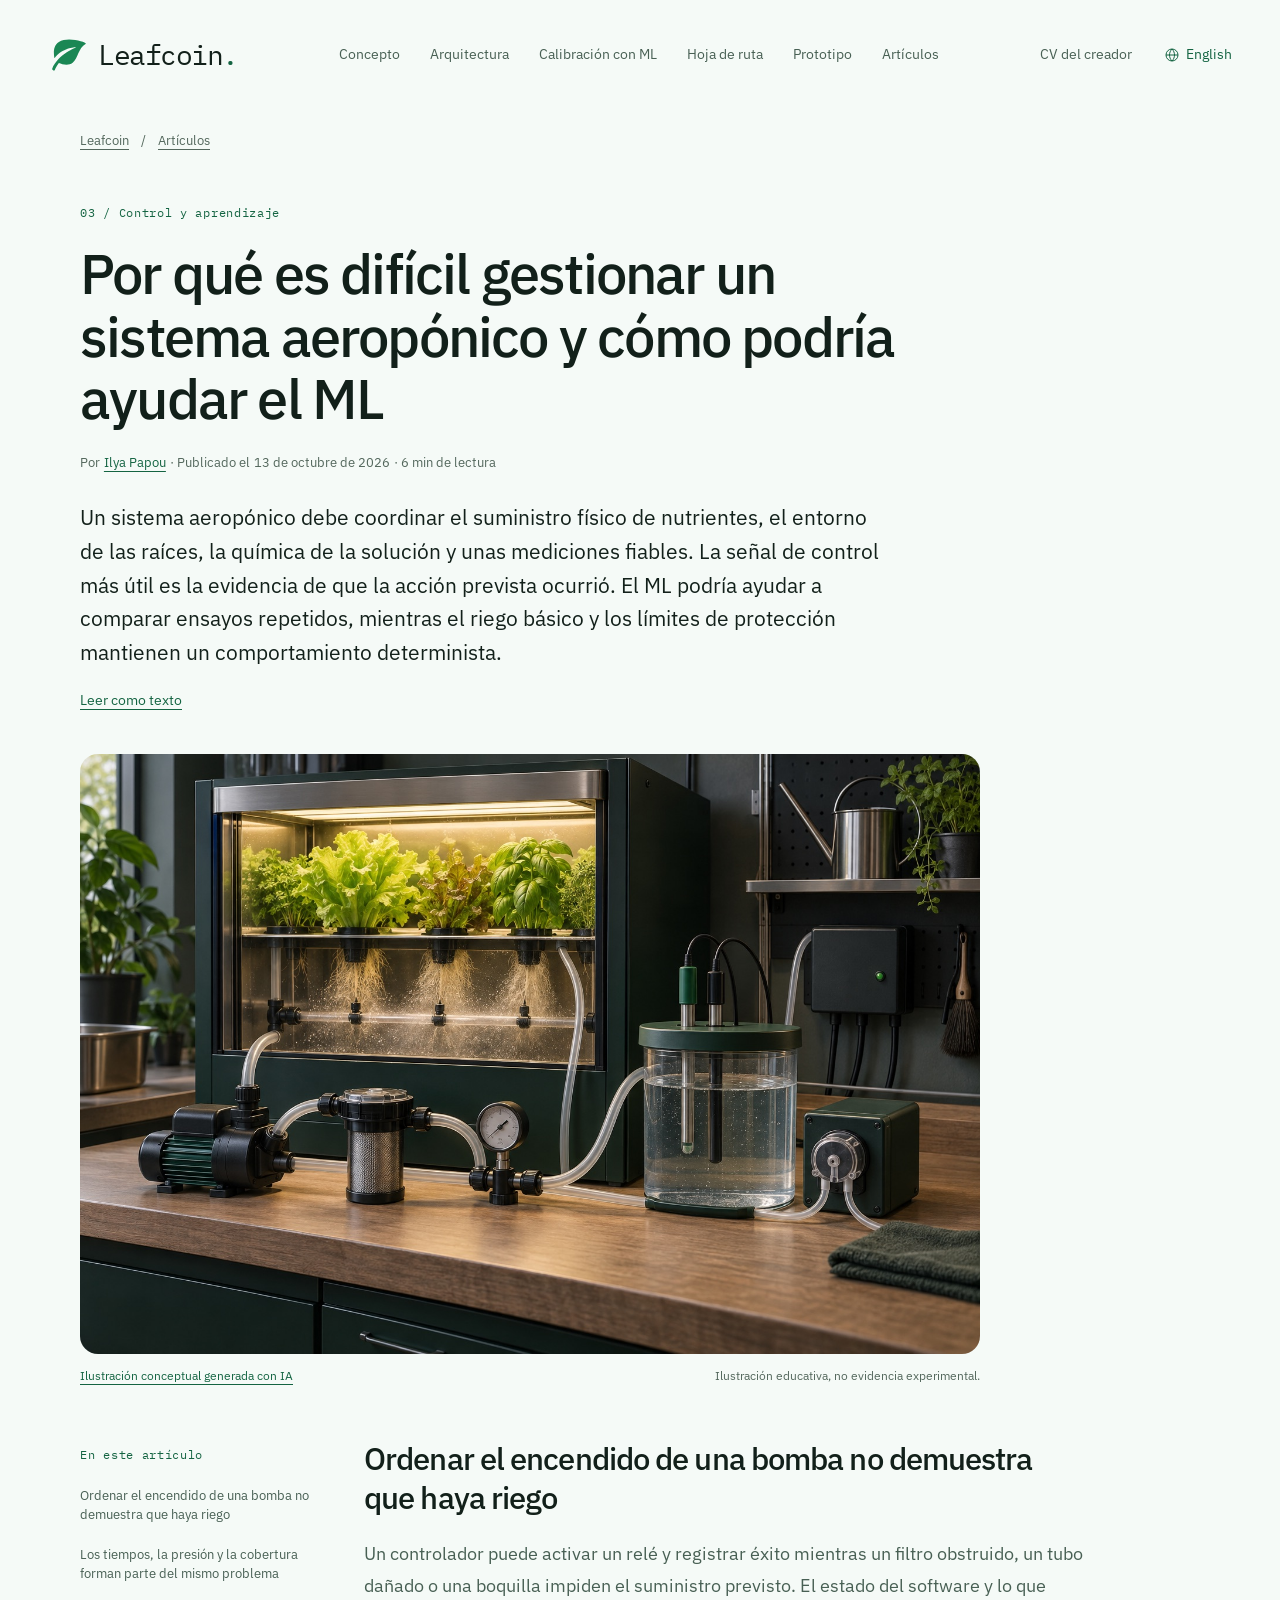
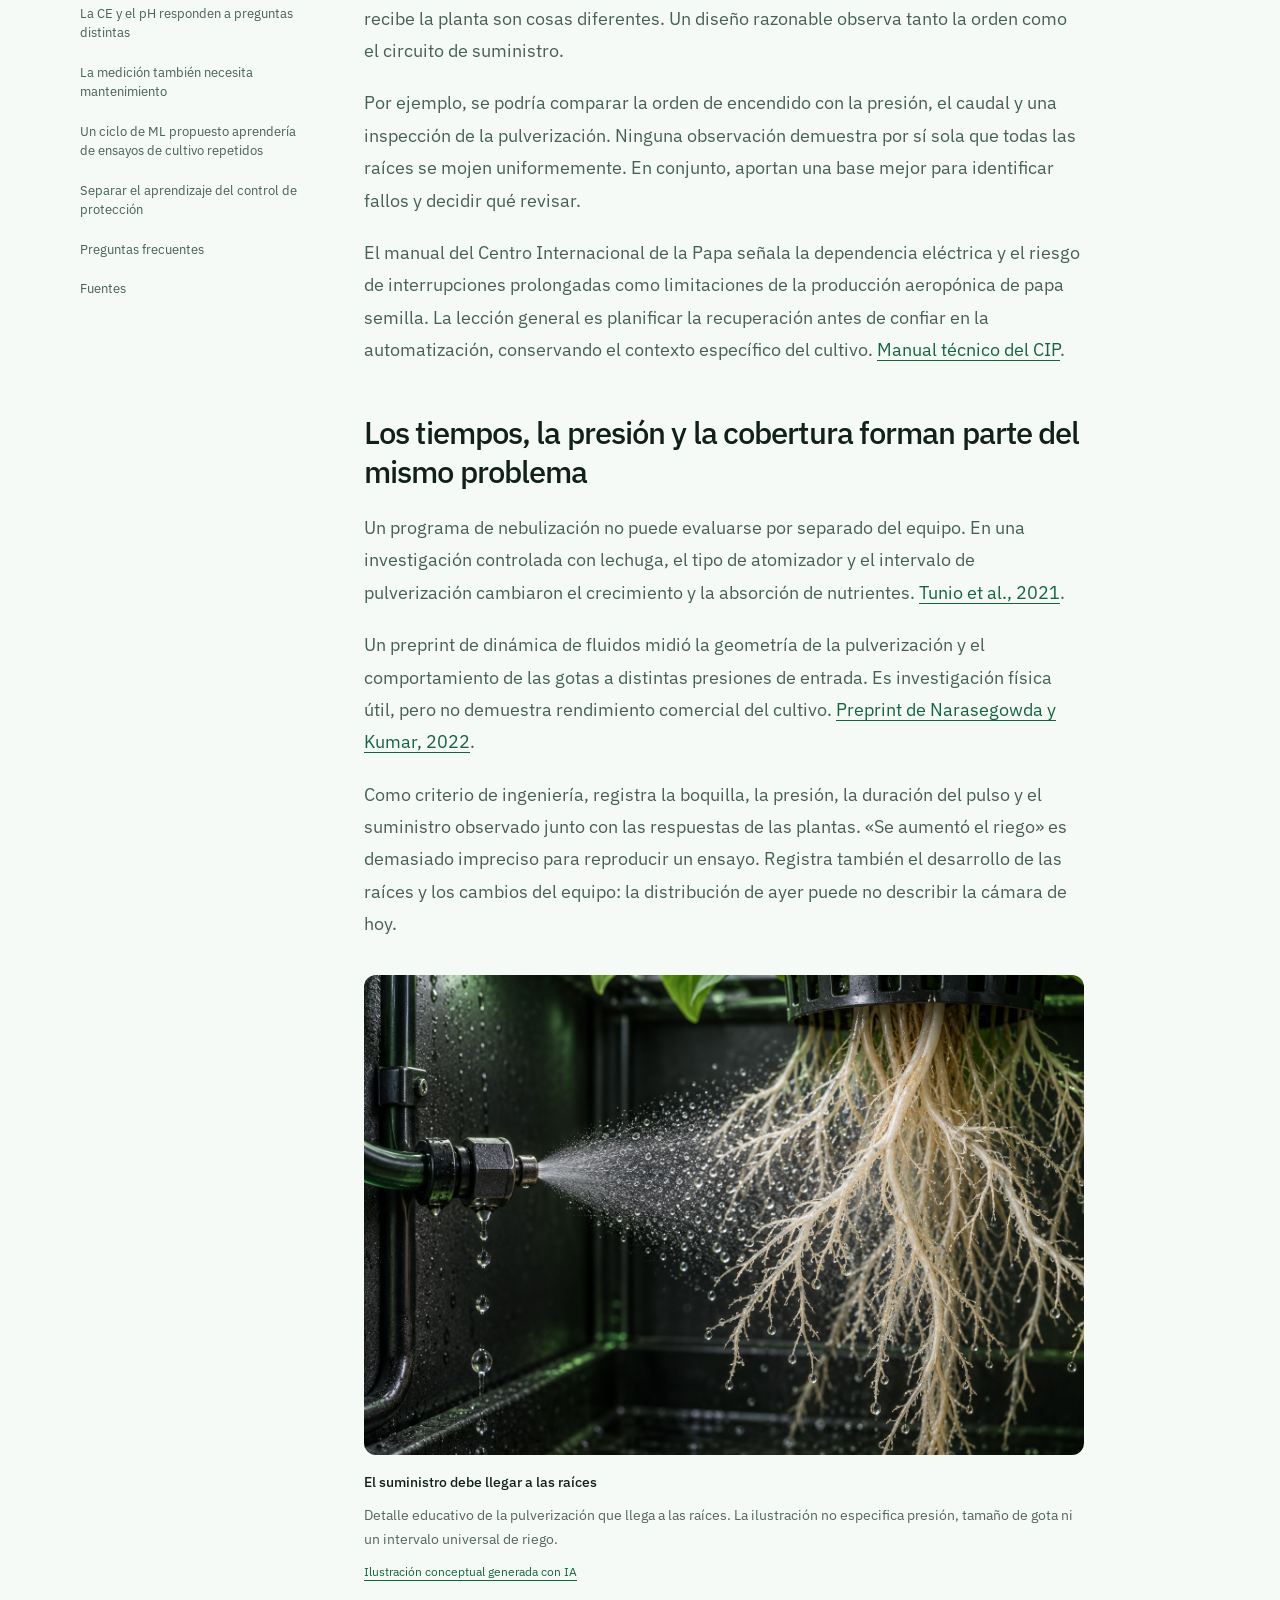
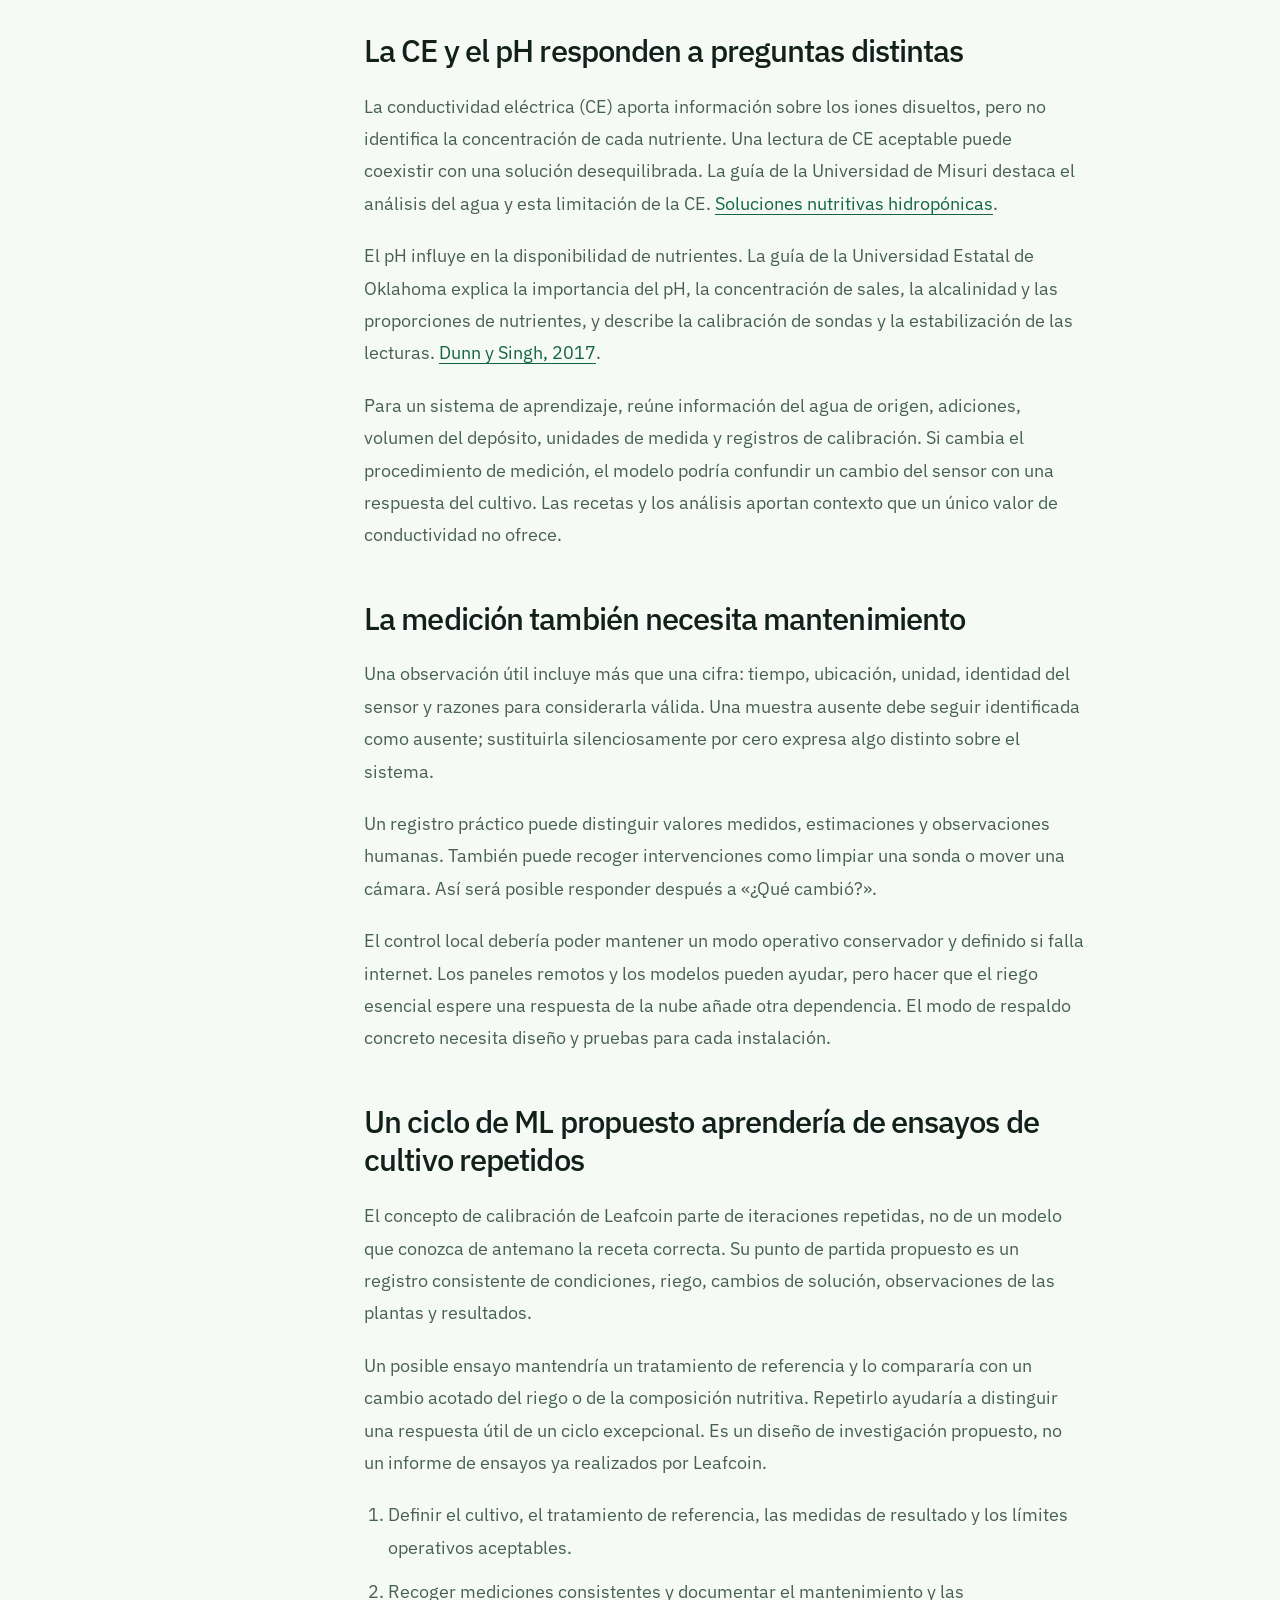
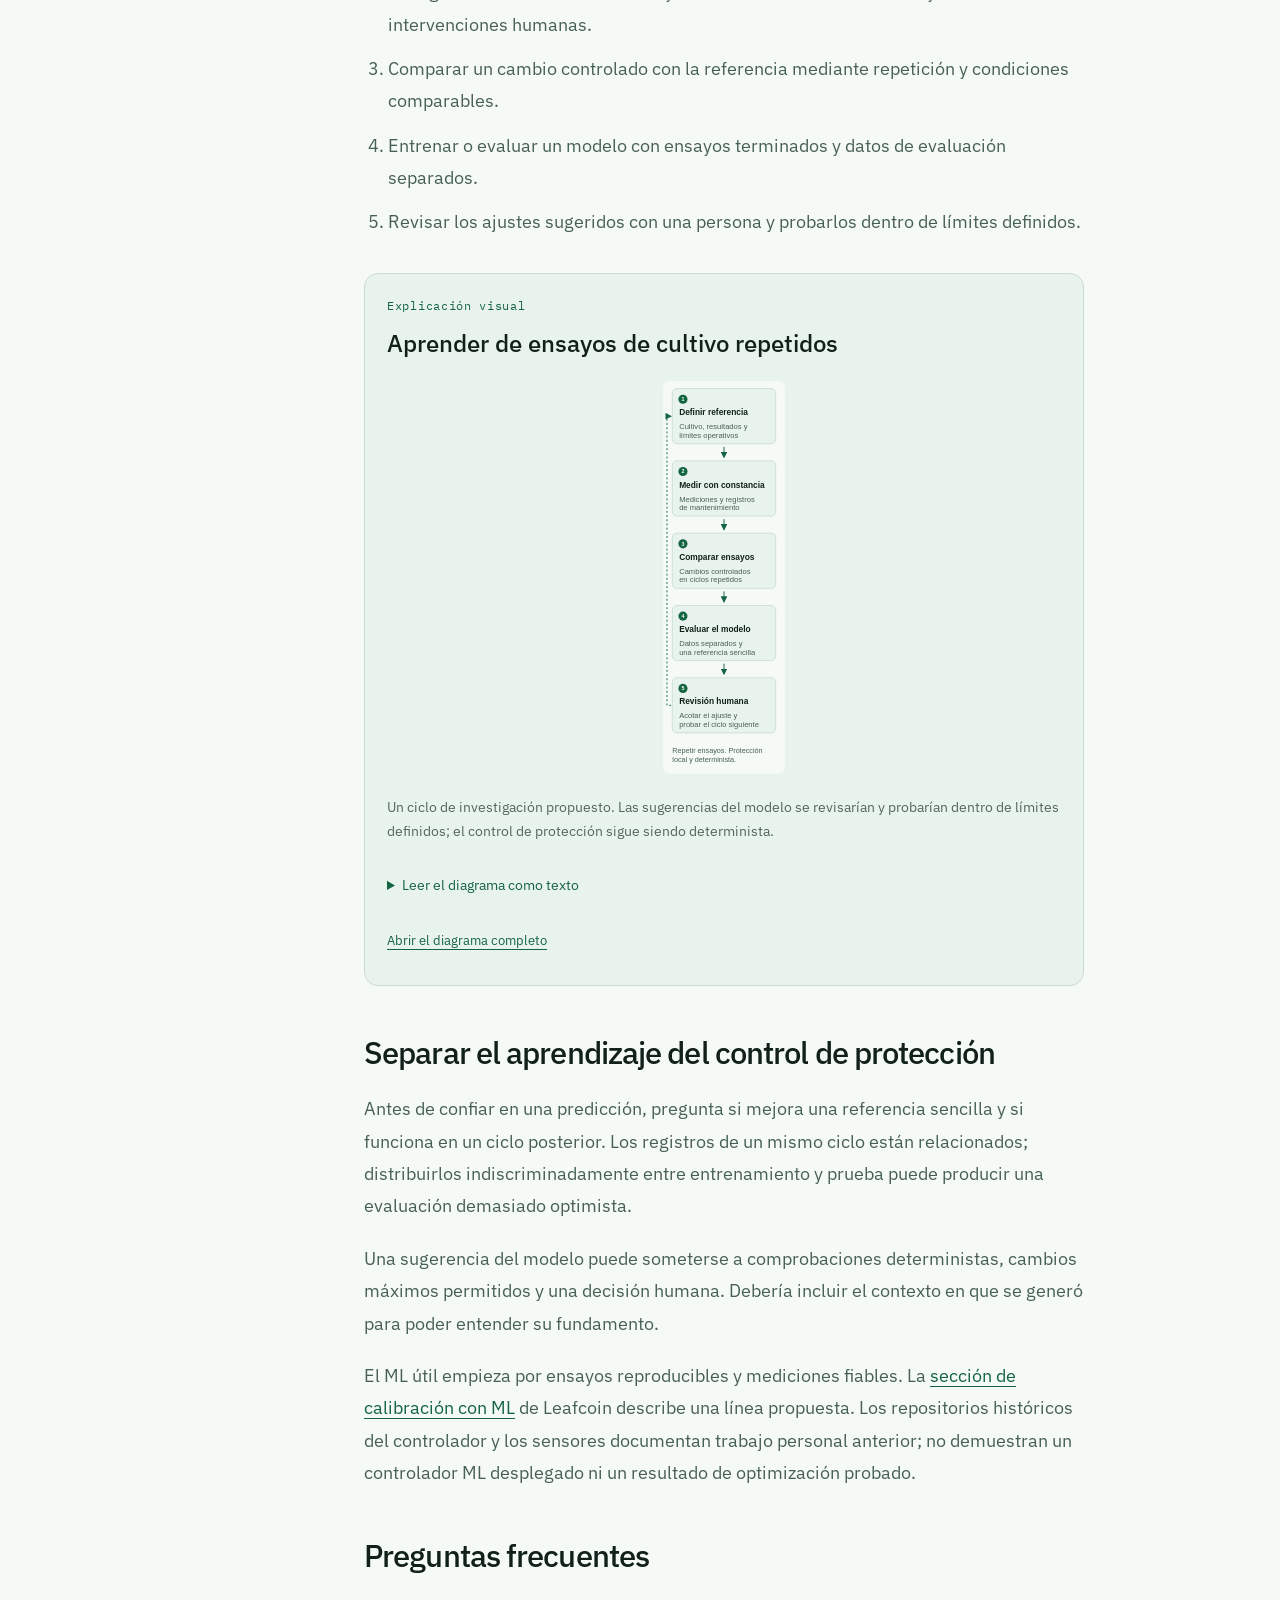
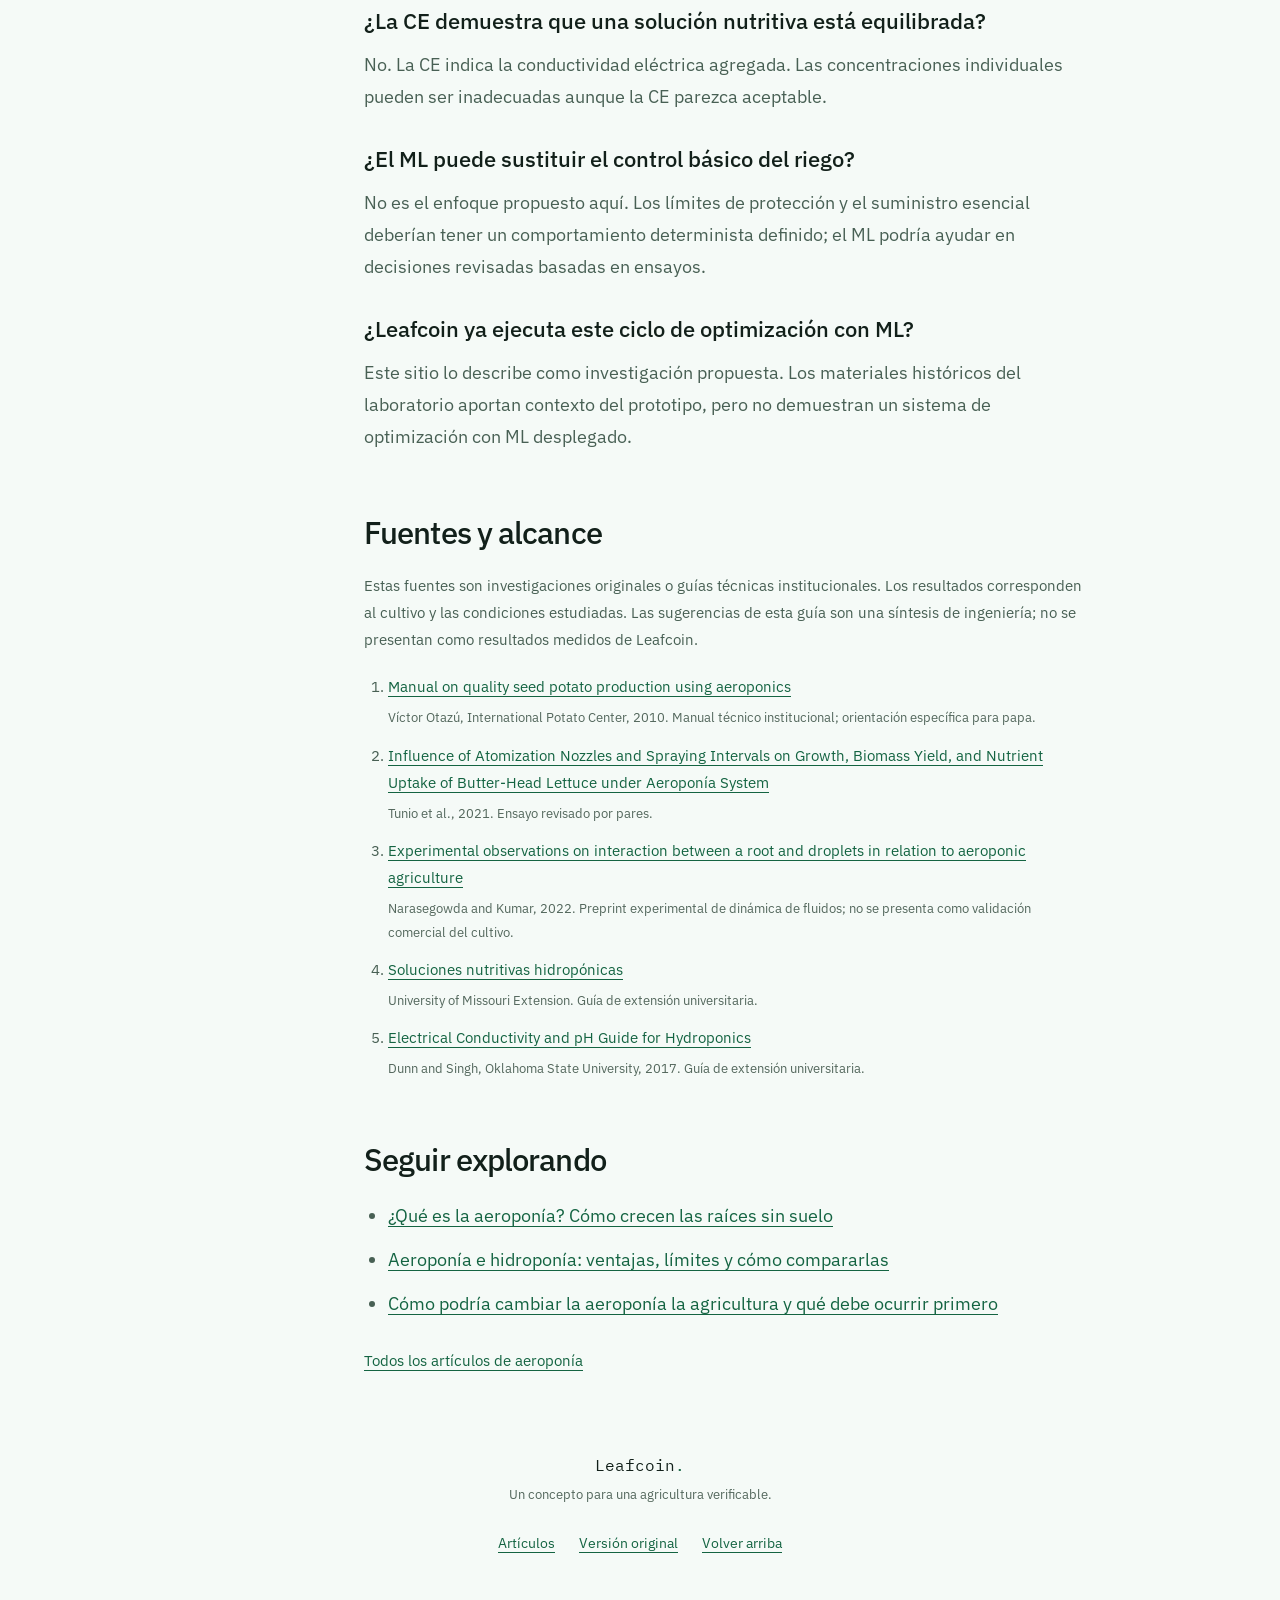
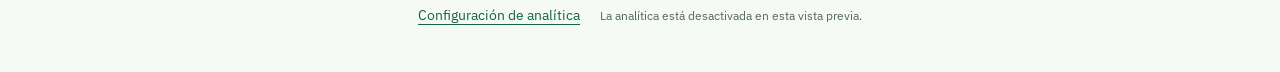
<file: es/articles/aeroponic-system-control.html>
<!doctype html>
<html lang="es"><head>
<meta charset="utf-8"><meta name="viewport" content="width=device-width, initial-scale=1">
<title>Control aeropónico: sensores, riego y ML | Leafcoin</title><meta name="description" content="Comprende los fallos de las boquillas, los tiempos de riego, el pH y la CE, la deriva de los sensores y un ciclo de ML propuesto para mejorar las decisiones de riego y nutrientes mediante ensayos."><meta name="author" content="Ilya Papou">
<meta name="robots" content="index, follow, max-image-preview:large"><meta name="color-scheme" content="light dark">
<meta name="theme-color" content="#f5faf7" media="(prefers-color-scheme: light)"><meta name="theme-color" content="#081411" media="(prefers-color-scheme: dark)">
<link rel="canonical" href="https://leafcoin.org/es/articles/aeroponic-system-control.html"><link rel="alternate" href="aeroponic-system-control.md" type="text/markdown" title="Artículo completo en Markdown">
<link rel="alternate" hreflang="en" href="https://leafcoin.org/articles/aeroponic-system-control.html"><link rel="alternate" hreflang="es" href="https://leafcoin.org/es/articles/aeroponic-system-control.html"><link rel="alternate" hreflang="x-default" href="https://leafcoin.org/articles/aeroponic-system-control.html">
<link rel="describedby" href="../llms.txt" type="text/plain" title="Guía de lectura de Leafcoin"><link rel="describedby" href="llms-full.txt" type="text/plain" title="Texto completo de la biblioteca">
<link rel="icon" href="../../assets/favicon-96.png" type="image/png" sizes="96x96"><link rel="apple-touch-icon" href="../../assets/ios_ligth_leafcoin.png">
<link rel="stylesheet" href="../../styles.css?v=20261014-es-spacing"><link rel="stylesheet" href="../../articles.css?v=20261014-es-spacing"><link rel="stylesheet" href="../../analytics-ui.css?v=20260930-footer-center">
<link rel="stylesheet" href="../../language.css?v=20261014-es">
<meta property="og:type" content="article"><meta property="og:site_name" content="Leafcoin"><meta property="og:locale" content="es_ES">
<meta property="og:title" content="Control aeropónico: sensores, riego y ML | Leafcoin"><meta property="og:description" content="Comprende los fallos de las boquillas, los tiempos de riego, el pH y la CE, la deriva de los sensores y un ciclo de ML propuesto para mejorar las decisiones de riego y nutrientes mediante ensayos."><meta property="og:url" content="https://leafcoin.org/es/articles/aeroponic-system-control.html">
<meta property="og:image" content="https://leafcoin.org/assets/images/article-control-workbench.jpg"><meta property="og:image:type" content="image/jpeg"><meta property="og:image:width" content="1536"><meta property="og:image:height" content="1024"><meta property="og:image:alt" content="Ilustración conceptual generada con IA. Un banco doméstico de aeroponía con bomba, filtro, manómetro, sondas de solución y controlador local.">
<meta name="twitter:card" content="summary_large_image"><meta name="twitter:title" content="Control aeropónico: sensores, riego y ML | Leafcoin"><meta name="twitter:description" content="Comprende los fallos de las boquillas, los tiempos de riego, el pH y la CE, la deriva de los sensores y un ciclo de ML propuesto para mejorar las decisiones de riego y nutrientes mediante ensayos."><meta name="twitter:image" content="https://leafcoin.org/assets/images/article-control-workbench.jpg"><meta name="twitter:image:alt" content="Ilustración conceptual generada con IA. Un banco doméstico de aeroponía con bomba, filtro, manómetro, sondas de solución y controlador local.">
<meta property="article:published_time" content="2026-10-13"><meta property="article:modified_time" content="2026-10-13">
<script type="application/ld+json">{"@context": "https://schema.org", "@graph": [{"@type": "WebSite", "@id": "https://leafcoin.org/es/#website", "url": "https://leafcoin.org/es/", "name": "Leafcoin", "alternateName": "leafcoin.org", "publisher": {"@id": "https://papou.work/#person"}, "inLanguage": "es"}, {"@type": "Person", "@id": "https://papou.work/#person", "name": "Ilya Papou", "url": "https://papou.work/"}, {"@type": "WebPage", "@id": "https://leafcoin.org/es/articles/aeroponic-system-control.html#webpage", "url": "https://leafcoin.org/es/articles/aeroponic-system-control.html", "name": "Por qué es difícil gestionar un sistema aeropónico y cómo podría ayudar el ML", "description": "Comprende los fallos de las boquillas, los tiempos de riego, el pH y la CE, la deriva de los sensores y un ciclo de ML propuesto para mejorar las decisiones de riego y nutrientes mediante ensayos.", "inLanguage": "es", "isPartOf": {"@id": "https://leafcoin.org/es/#website"}, "mainEntity": {"@id": "https://leafcoin.org/es/articles/aeroponic-system-control.html#article"}, "breadcrumb": {"@id": "https://leafcoin.org/es/articles/aeroponic-system-control.html#breadcrumbs"}, "encoding": {"@type": "MediaObject", "encodingFormat": "text/markdown", "contentUrl": "https://leafcoin.org/es/articles/aeroponic-system-control.md"}}, {"@type": "Article", "@id": "https://leafcoin.org/es/articles/aeroponic-system-control.html#article", "url": "https://leafcoin.org/es/articles/aeroponic-system-control.html", "headline": "Por qué es difícil gestionar un sistema aeropónico y cómo podría ayudar el ML", "description": "Comprende los fallos de las boquillas, los tiempos de riego, el pH y la CE, la deriva de los sensores y un ciclo de ML propuesto para mejorar las decisiones de riego y nutrientes mediante ensayos.", "inLanguage": "es", "datePublished": "2026-10-13", "dateModified": "2026-10-13", "author": {"@id": "https://papou.work/#person"}, "publisher": {"@id": "https://papou.work/#person"}, "mainEntityOfPage": {"@id": "https://leafcoin.org/es/articles/aeroponic-system-control.html#webpage"}, "isPartOf": {"@id": "https://leafcoin.org/es/articles/#library"}, "articleSection": "Control y aprendizaje", "articleBody": "Por qué es difícil gestionar un sistema aeropónico y cómo podría ayudar el ML\n\nUn sistema aeropónico debe coordinar el suministro físico de nutrientes, el entorno de las raíces, la química de la solución y unas mediciones fiables. La señal de control más útil es la evidencia de que la acción prevista ocurrió. El ML podría ayudar a comparar ensayos repetidos, mientras el riego básico y los límites de protección mantienen un comportamiento determinista.\n\nOrdenar el encendido de una bomba no demuestra que haya riego\n\nUn controlador puede activar un relé y registrar éxito mientras un filtro obstruido, un tubo dañado o una boquilla impiden el suministro previsto. El estado del software y lo que recibe la planta son cosas diferentes. Un diseño razonable observa tanto la orden como el circuito de suministro.\n\nPor ejemplo, se podría comparar la orden de encendido con la presión, el caudal y una inspección de la pulverización. Ninguna observación demuestra por sí sola que todas las raíces se mojen uniformemente. En conjunto, aportan una base mejor para identificar fallos y decidir qué revisar.\n\nEl manual del Centro Internacional de la Papa señala la dependencia eléctrica y el riesgo de interrupciones prolongadas como limitaciones de la producción aeropónica de papa semilla. La lección general es planificar la recuperación antes de confiar en la automatización, conservando el contexto específico del cultivo. Manual técnico del CIP.\n\nLos tiempos, la presión y la cobertura forman parte del mismo problema\n\nUn programa de nebulización no puede evaluarse por separado del equipo. En una investigación controlada con lechuga, el tipo de atomizador y el intervalo de pulverización cambiaron el crecimiento y la absorción de nutrientes. Tunio et al., 2021.\n\nUn preprint de dinámica de fluidos midió la geometría de la pulverización y el comportamiento de las gotas a distintas presiones de entrada. Es investigación física útil, pero no demuestra rendimiento comercial del cultivo. Preprint de Narasegowda y Kumar, 2022.\n\nComo criterio de ingeniería, registra la boquilla, la presión, la duración del pulso y el suministro observado junto con las respuestas de las plantas. «Se aumentó el riego» es demasiado impreciso para reproducir un ensayo. Registra también el desarrollo de las raíces y los cambios del equipo: la distribución de ayer puede no describir la cámara de hoy.\n\nEl suministro debe llegar a las raíces\n\nDetalle educativo de la pulverización que llega a las raíces. La ilustración no especifica presión, tamaño de gota ni un intervalo universal de riego.\n\nLa CE y el pH responden a preguntas distintas\n\nLa conductividad eléctrica (CE) aporta información sobre los iones disueltos, pero no identifica la concentración de cada nutriente. Una lectura de CE aceptable puede coexistir con una solución desequilibrada. La guía de la Universidad de Misuri destaca el análisis del agua y esta limitación de la CE. Soluciones nutritivas hidropónicas.\n\nEl pH influye en la disponibilidad de nutrientes. La guía de la Universidad Estatal de Oklahoma explica la importancia del pH, la concentración de sales, la alcalinidad y las proporciones de nutrientes, y describe la calibración de sondas y la estabilización de las lecturas. Dunn y Singh, 2017.\n\nPara un sistema de aprendizaje, reúne información del agua de origen, adiciones, volumen del depósito, unidades de medida y registros de calibración. Si cambia el procedimiento de medición, el modelo podría confundir un cambio del sensor con una respuesta del cultivo. Las recetas y los análisis aportan contexto que un único valor de conductividad no ofrece.\n\nLa medición también necesita mantenimiento\n\nUna observación útil incluye más que una cifra: tiempo, ubicación, unidad, identidad del sensor y razones para considerarla válida. Una muestra ausente debe seguir identificada como ausente; sustituirla silenciosamente por cero expresa algo distinto sobre el sistema.\n\nUn registro práctico puede distinguir valores medidos, estimaciones y observaciones humanas. También puede recoger intervenciones como limpiar una sonda o mover una cámara. Así será posible responder después a «¿Qué cambió?».\n\nEl control local debería poder mantener un modo operativo conservador y definido si falla internet. Los paneles remotos y los modelos pueden ayudar, pero hacer que el riego esencial espere una respuesta de la nube añade otra dependencia. El modo de respaldo concreto necesita diseño y pruebas para cada instalación.\n\nUn ciclo de ML propuesto aprendería de ensayos de cultivo repetidos\n\nEl concepto de calibración de Leafcoin parte de iteraciones repetidas, no de un modelo que conozca de antemano la receta correcta. Su punto de partida propuesto es un registro consistente de condiciones, riego, cambios de solución, observaciones de las plantas y resultados.\n\nUn posible ensayo mantendría un tratamiento de referencia y lo compararía con un cambio acotado del riego o de la composición nutritiva. Repetirlo ayudaría a distinguir una respuesta útil de un ciclo excepcional. Es un diseño de investigación propuesto, no un informe de ensayos ya realizados por Leafcoin.\n\nDefinir el cultivo, el tratamiento de referencia, las medidas de resultado y los límites operativos aceptables.\n\nRecoger mediciones consistentes y documentar el mantenimiento y las intervenciones humanas.\n\nComparar un cambio controlado con la referencia mediante repetición y condiciones comparables.\n\nEntrenar o evaluar un modelo con ensayos terminados y datos de evaluación separados.\n\nRevisar los ajustes sugeridos con una persona y probarlos dentro de límites definidos.\n\nAprender de ensayos de cultivo repetidos\n\nUn ciclo de investigación propuesto. Las sugerencias del modelo se revisarían y probarían dentro de límites definidos; el control de protección sigue siendo determinista.\n\nDefinir un cultivo y una referencia, obtener mediciones consistentes, comparar ensayos controlados repetidos, evaluar un modelo con datos separados y revisar un ajuste acotado antes de volver a probar. Describe investigación propuesta de Leafcoin, no un sistema de optimización desplegado.\n\nRepetir ensayos. Protección local y determinista.\n\nDefinir referencia\n\nCultivo, resultados y\n\nlímites operativos\n\nMedir con constancia\n\nMediciones y registros\n\nde mantenimiento\n\nComparar ensayos\n\nCambios controlados\n\nen ciclos repetidos\n\nEvaluar el modelo\n\nDatos separados y\n\nuna referencia sencilla\n\nRevisión humana\n\nAcotar el ajuste y\n\nprobar el ciclo siguiente\n\nSeparar el aprendizaje del control de protección\n\nAntes de confiar en una predicción, pregunta si mejora una referencia sencilla y si funciona en un ciclo posterior. Los registros de un mismo ciclo están relacionados; distribuirlos indiscriminadamente entre entrenamiento y prueba puede producir una evaluación demasiado optimista.\n\nUna sugerencia del modelo puede someterse a comprobaciones deterministas, cambios máximos permitidos y una decisión humana. Debería incluir el contexto en que se generó para poder entender su fundamento.\n\nEl ML útil empieza por ensayos reproducibles y mediciones fiables. La sección de calibración con ML de Leafcoin describe una línea propuesta. Los repositorios históricos del controlador y los sensores documentan trabajo personal anterior; no demuestran un controlador ML desplegado ni un resultado de optimización probado.\n\n¿La CE demuestra que una solución nutritiva está equilibrada?\n\nNo. La CE indica la conductividad eléctrica agregada. Las concentraciones individuales pueden ser inadecuadas aunque la CE parezca aceptable.\n\n¿El ML puede sustituir el control básico del riego?\n\nNo es el enfoque propuesto aquí. Los límites de protección y el suministro esencial deberían tener un comportamiento determinista definido; el ML podría ayudar en decisiones revisadas basadas en ensayos.\n\n¿Leafcoin ya ejecuta este ciclo de optimización con ML?\n\nEste sitio lo describe como investigación propuesta. Los materiales históricos del laboratorio aportan contexto del prototipo, pero no demuestran un sistema de optimización con ML desplegado.", "wordCount": 1200, "image": [{"@type": "ImageObject", "contentUrl": "https://leafcoin.org/assets/images/article-control-workbench.jpg", "width": 1536, "height": 1024, "caption": "Ilustración conceptual generada con IA. Un banco doméstico de aeroponía con bomba, filtro, manómetro, sondas de solución y controlador local.", "creativeWorkStatus": "AI-generated concept illustration", "isBasedOn": "https://leafcoin.org/docs/generated-illustrations.md#article-control-workbench", "inLanguage": "es"}, {"@type": "ImageObject", "contentUrl": "https://leafcoin.org/assets/images/article-nozzle-roots-detail.jpg", "width": 1536, "height": 1024, "caption": "Ilustración conceptual generada con IA. Detalle educativo de la pulverización que llega a las raíces. La ilustración no especifica presión, tamaño de gota ni un intervalo universal de riego.", "creativeWorkStatus": "AI-generated concept illustration", "isBasedOn": "https://leafcoin.org/docs/generated-illustrations.md#article-nozzle-roots-detail", "inLanguage": "es"}, {"@type": "ImageObject", "contentUrl": "https://leafcoin.org/assets/diagrams/es/ml-calibration-loop.svg", "width": 800, "height": 466, "caption": "Un ciclo de investigación propuesto. Las sugerencias del modelo se revisarían y probarían dentro de límites definidos; el control de protección sigue siendo determinista.", "description": "Definir un cultivo y una referencia, obtener mediciones consistentes, comparar ensayos controlados repetidos, evaluar un modelo con datos separados y revisar un ajuste acotado antes de volver a probar. Describe investigación propuesta de Leafcoin, no un sistema de optimización desplegado.", "creativeWorkStatus": "Educational schematic", "isBasedOn": "https://leafcoin.org/es/articles/aeroponic-system-control.html#fig-ml-calibration-loop", "inLanguage": "es"}], "citation": [{"@type": "CreativeWork", "name": "Manual on quality seed potato production using aeroponics", "url": "https://cipotato.org/wp-content/uploads/2014/08/005447.pdf", "inLanguage": "es"}, {"@type": "CreativeWork", "name": "Influence of Atomization Nozzles and Spraying Intervals on Growth, Biomass Yield, and Nutrient Uptake of Butter-Head Lettuce under Aeroponía System", "url": "https://www.mdpi.com/2073-4395/11/1/97", "inLanguage": "es"}, {"@type": "CreativeWork", "name": "Experimental observations on interaction between a root and droplets in relation to aeroponic agriculture", "url": "https://arxiv.org/abs/2202.08773", "inLanguage": "es"}, {"@type": "CreativeWork", "name": "Soluciones nutritivas hidropónicas", "url": "https://extension.missouri.edu/publications/g6984", "inLanguage": "es"}, {"@type": "CreativeWork", "name": "Electrical Conductivity and pH Guide for Hydroponics", "url": "https://extension.okstate.edu/fact-sheets/electrical-conductivity-and-ph-guide-for-hydroponics", "inLanguage": "es"}]}, {"@type": "BreadcrumbList", "@id": "https://leafcoin.org/es/articles/aeroponic-system-control.html#breadcrumbs", "itemListElement": [{"@type": "ListItem", "position": 1, "name": "Leafcoin", "item": "https://leafcoin.org/es/"}, {"@type": "ListItem", "position": 2, "name": "Artículos", "item": "https://leafcoin.org/es/articles/"}, {"@type": "ListItem", "position": 3, "name": "Por qué es difícil gestionar un sistema aeropónico y cómo podría ayudar el ML", "item": "https://leafcoin.org/es/articles/aeroponic-system-control.html"}]}]}</script>
<script src="../../visitor-region.js?v=20261014-es" defer></script><script src="../../language.js?v=20261014-es" defer></script><script src="../../site.js?v=20261014-es" defer></script><script src="../../analytics.js?v=20261014-es" defer></script>
</head><body class="learning-page">
<a class="skip-link" href="#main">Saltar al contenido</a>
  <header class="site-toolbar">
    <a class="site-brand" href="../index.html" aria-label="Inicio de Leafcoin"><img src="../../assets/leafcoin_revert.svg" width="36" height="36" alt="" aria-hidden="true">Leafcoin<span aria-hidden="true">.</span></a>
    <a class="language-switch" data-language-switch href="../../articles/aeroponic-system-control.html" lang="en" hreflang="en" aria-label="Leer en inglés"><svg class="language-symbol" viewbox="0 0 24 24" fill="none" stroke="currentColor" stroke-width="1.5" aria-hidden="true"><circle cx="12" cy="12" r="9"></circle><path d="M3 12h18M12 3c-5 5-5 13 0 18M12 3c5 5 5 13 0 18"></path></svg><span class="language-name">English</span><span class="language-code" aria-hidden="true">EN</span></a>
    <button class="menu-toggle" type="button" aria-controls="site-menu" aria-expanded="false" aria-label="Abrir menú">
      <span class="menu-toggle-label">Menú</span>
      <span class="menu-toggle-icon" aria-hidden="true"><span></span><span></span><span></span></span>
    </button>
    <div class="toolbar-links" id="site-menu">
      <nav aria-label="Navegación principal">
        <a href="../index.html#concept">Concepto</a>
        <a href="../index.html#architecture">Arquitectura</a>
        <a href="../index.html#calibration">Calibración con ML</a>
        <a href="../index.html#roadmap">Hoja de ruta</a>
        <a href="../index.html#prototype">Prototipo</a>
        <a href="index.html" aria-current="location">Artículos</a>
      </nav>
      <a class="creator-link" href="https://papou.work/">CV del creador</a>
    </div>
  </header>
<main id="main" class="learning-main"><nav class="breadcrumbs" aria-label="Ruta de navegación"><a href="../index.html">Leafcoin</a><span aria-hidden="true">/</span><a href="index.html">Artículos</a></nav>
<article class="learning-article"><header class="article-header"><p class="eyebrow">03 / Control y aprendizaje</p><h1>Por qué es difícil gestionar un sistema aeropónico y cómo podría ayudar el ML</h1><p class="article-meta">Por <a href="https://papou.work/">Ilya Papou</a> · Publicado el <time datetime="2026-10-13">13 de octubre de 2026</time> · 6 min de lectura</p><p class="article-answer">Un sistema aeropónico debe coordinar el suministro físico de nutrientes, el entorno de las raíces, la química de la solución y unas mediciones fiables. La señal de control más útil es la evidencia de que la acción prevista ocurrió. El ML podría ayudar a comparar ensayos repetidos, mientras el riego básico y los límites de protección mantienen un comportamiento determinista.</p><p class="article-text-link"><a href="aeroponic-system-control.md">Leer como texto</a></p></header>
<figure class="article-cover"><img src="../../assets/images/article-control-workbench.jpg" width="1536" height="1024" fetchpriority="high" decoding="async" alt="Ilustración conceptual generada con IA. Un banco doméstico de aeroponía con bomba, filtro, manómetro, sondas de solución y controlador local."><figcaption><a href="../../docs/generated-illustrations.md#article-control-workbench">Ilustración conceptual generada con IA</a><span>Ilustración educativa, no evidencia experimental.</span></figcaption></figure>
<div class="article-layout"><aside class="article-toc"><nav aria-label="En este artículo"><p class="eyebrow">En este artículo</p><ol><li><a href="#delivery-first">Ordenar el encendido de una bomba no demuestra que haya riego</a></li><li><a href="#timing-and-coverage">Los tiempos, la presión y la cobertura forman parte del mismo problema</a></li><li><a href="#solution-chemistry">La CE y el pH responden a preguntas distintas</a></li><li><a href="#measurements-you-can-trust">La medición también necesita mantenimiento</a></li><li><a href="#learning-over-iterations">Un ciclo de ML propuesto aprendería de ensayos de cultivo repetidos</a></li><li><a href="#boundaries-for-automation">Separar el aprendizaje del control de protección</a></li><li><a href="#questions">Preguntas frecuentes</a></li><li><a href="#sources">Fuentes</a></li></ol></nav></aside><div class="article-prose"><section id="delivery-first"><h2>Ordenar el encendido de una bomba no demuestra que haya riego</h2><p>Un controlador puede activar un relé y registrar éxito mientras un filtro obstruido, un tubo dañado o una boquilla impiden el suministro previsto. El estado del software y lo que recibe la planta son cosas diferentes. Un diseño razonable observa tanto la orden como el circuito de suministro.</p><p>Por ejemplo, se podría comparar la orden de encendido con la presión, el caudal y una inspección de la pulverización. Ninguna observación demuestra por sí sola que todas las raíces se mojen uniformemente. En conjunto, aportan una base mejor para identificar fallos y decidir qué revisar.</p><p>El manual del Centro Internacional de la Papa señala la dependencia eléctrica y el riesgo de interrupciones prolongadas como limitaciones de la producción aeropónica de papa semilla. La lección general es planificar la recuperación antes de confiar en la automatización, conservando el contexto específico del cultivo. <a href="https://cipotato.org/wp-content/uploads/2014/08/005447.pdf">Manual técnico del CIP</a>.</p></section><section id="timing-and-coverage"><h2>Los tiempos, la presión y la cobertura forman parte del mismo problema</h2><p>Un programa de nebulización no puede evaluarse por separado del equipo. En una investigación controlada con lechuga, el tipo de atomizador y el intervalo de pulverización cambiaron el crecimiento y la absorción de nutrientes. <a href="https://www.mdpi.com/2073-4395/11/1/97">Tunio et al., 2021</a>.</p><p>Un preprint de dinámica de fluidos midió la geometría de la pulverización y el comportamiento de las gotas a distintas presiones de entrada. Es investigación física útil, pero no demuestra rendimiento comercial del cultivo. <a href="https://arxiv.org/abs/2202.08773">Preprint de Narasegowda y Kumar, 2022</a>.</p><p>Como criterio de ingeniería, registra la boquilla, la presión, la duración del pulso y el suministro observado junto con las respuestas de las plantas. «Se aumentó el riego» es demasiado impreciso para reproducir un ensayo. Registra también el desarrollo de las raíces y los cambios del equipo: la distribución de ayer puede no describir la cámara de hoy.</p><figure id="fig-nozzle-detail" class="article-inline-image"><img src="../../assets/images/article-nozzle-roots-detail.jpg" width="1536" height="1024" loading="lazy" decoding="async" alt="Ilustración conceptual generada con IA. Una boquilla dirige gotas transparentes hacia raíces suspendidas dentro de una cámara llena de aire."><figcaption><strong>El suministro debe llegar a las raíces</strong><p>Detalle educativo de la pulverización que llega a las raíces. La ilustración no especifica presión, tamaño de gota ni un intervalo universal de riego.</p><a href="../../docs/generated-illustrations.md#article-nozzle-roots-detail">Ilustración conceptual generada con IA</a></figcaption></figure></section><section id="solution-chemistry"><h2>La CE y el pH responden a preguntas distintas</h2><p>La conductividad eléctrica (CE) aporta información sobre los iones disueltos, pero no identifica la concentración de cada nutriente. Una lectura de CE aceptable puede coexistir con una solución desequilibrada. La guía de la Universidad de Misuri destaca el análisis del agua y esta limitación de la CE. <a href="https://extension.missouri.edu/publications/g6984">Soluciones nutritivas hidropónicas</a>.</p><p>El pH influye en la disponibilidad de nutrientes. La guía de la Universidad Estatal de Oklahoma explica la importancia del pH, la concentración de sales, la alcalinidad y las proporciones de nutrientes, y describe la calibración de sondas y la estabilización de las lecturas. <a href="https://extension.okstate.edu/fact-sheets/electrical-conductivity-and-ph-guide-for-hydroponics">Dunn y Singh, 2017</a>.</p><p>Para un sistema de aprendizaje, reúne información del agua de origen, adiciones, volumen del depósito, unidades de medida y registros de calibración. Si cambia el procedimiento de medición, el modelo podría confundir un cambio del sensor con una respuesta del cultivo. Las recetas y los análisis aportan contexto que un único valor de conductividad no ofrece.</p></section><section id="measurements-you-can-trust"><h2>La medición también necesita mantenimiento</h2><p>Una observación útil incluye más que una cifra: tiempo, ubicación, unidad, identidad del sensor y razones para considerarla válida. Una muestra ausente debe seguir identificada como ausente; sustituirla silenciosamente por cero expresa algo distinto sobre el sistema.</p><p>Un registro práctico puede distinguir valores medidos, estimaciones y observaciones humanas. También puede recoger intervenciones como limpiar una sonda o mover una cámara. Así será posible responder después a «¿Qué cambió?».</p><p>El control local debería poder mantener un modo operativo conservador y definido si falla internet. Los paneles remotos y los modelos pueden ayudar, pero hacer que el riego esencial espere una respuesta de la nube añade otra dependencia. El modo de respaldo concreto necesita diseño y pruebas para cada instalación.</p></section><section id="learning-over-iterations"><h2>Un ciclo de ML propuesto aprendería de ensayos de cultivo repetidos</h2><p>El concepto de calibración de Leafcoin parte de iteraciones repetidas, no de un modelo que conozca de antemano la receta correcta. Su punto de partida propuesto es un registro consistente de condiciones, riego, cambios de solución, observaciones de las plantas y resultados.</p><p>Un posible ensayo mantendría un tratamiento de referencia y lo compararía con un cambio acotado del riego o de la composición nutritiva. Repetirlo ayudaría a distinguir una respuesta útil de un ciclo excepcional. Es un diseño de investigación propuesto, no un informe de ensayos ya realizados por Leafcoin.</p><ol><li>Definir el cultivo, el tratamiento de referencia, las medidas de resultado y los límites operativos aceptables.</li><li>Recoger mediciones consistentes y documentar el mantenimiento y las intervenciones humanas.</li><li>Comparar un cambio controlado con la referencia mediante repetición y condiciones comparables.</li><li>Entrenar o evaluar un modelo con ensayos terminados y datos de evaluación separados.</li><li>Revisar los ajustes sugeridos con una persona y probarlos dentro de límites definidos.</li></ol><figure id="fig-ml-calibration-loop" class="article-diagram"><p class="eyebrow">Explicación visual</p><h3>Aprender de ensayos de cultivo repetidos</h3><picture style="--diagram-ratio:800/466;--diagram-mobile-ratio:320/1033"><source media="(max-width: 600px)" srcset="../../assets/diagrams/es/ml-calibration-loop-mobile.svg "><img src="../../assets/diagrams/es/ml-calibration-loop.svg" width="800" height="466" loading="lazy" decoding="async" alt="Definir un cultivo y una referencia, obtener mediciones consistentes, comparar ensayos controlados repetidos, evaluar un modelo con datos separados y revisar un ajuste acotado antes de volver a probar. Describe investigación propuesta de Leafcoin, no un sistema de optimización desplegado."></picture><figcaption><p>Un ciclo de investigación propuesto. Las sugerencias del modelo se revisarían y probarían dentro de límites definidos; el control de protección sigue siendo determinista.</p><details class="diagram-description"><summary>Leer el diagrama como texto</summary><p>Definir un cultivo y una referencia, obtener mediciones consistentes, comparar ensayos controlados repetidos, evaluar un modelo con datos separados y revisar un ajuste acotado antes de volver a probar. Describe investigación propuesta de Leafcoin, no un sistema de optimización desplegado.</p><ol><li><strong>Definir referencia</strong>: Cultivo, resultados y límites operativos.</li><li><strong>Medir con constancia</strong>: Mediciones y registros de mantenimiento.</li><li><strong>Comparar ensayos</strong>: Cambios controlados en ciclos repetidos.</li><li><strong>Evaluar el modelo</strong>: Datos separados y una referencia sencilla.</li><li><strong>Revisión humana</strong>: Acotar el ajuste y probar el ciclo siguiente.</li></ol><p>Repetir ensayos. Protección local y determinista.</p></details><a class="diagram-download" href="../../assets/diagrams/es/ml-calibration-loop.svg">Abrir el diagrama completo</a></figcaption></figure></section><section id="boundaries-for-automation"><h2>Separar el aprendizaje del control de protección</h2><p>Antes de confiar en una predicción, pregunta si mejora una referencia sencilla y si funciona en un ciclo posterior. Los registros de un mismo ciclo están relacionados; distribuirlos indiscriminadamente entre entrenamiento y prueba puede producir una evaluación demasiado optimista.</p><p>Una sugerencia del modelo puede someterse a comprobaciones deterministas, cambios máximos permitidos y una decisión humana. Debería incluir el contexto en que se generó para poder entender su fundamento.</p><p>El ML útil empieza por ensayos reproducibles y mediciones fiables. La <a href="../index.html#calibration">sección de calibración con ML</a> de Leafcoin describe una línea propuesta. Los repositorios históricos del controlador y los sensores documentan trabajo personal anterior; no demuestran un controlador ML desplegado ni un resultado de optimización probado.</p></section><section id="questions"><h2>Preguntas frecuentes</h2><div class="article-question"><h3>¿La CE demuestra que una solución nutritiva está equilibrada?</h3><p>No. La CE indica la conductividad eléctrica agregada. Las concentraciones individuales pueden ser inadecuadas aunque la CE parezca aceptable.</p></div><div class="article-question"><h3>¿El ML puede sustituir el control básico del riego?</h3><p>No es el enfoque propuesto aquí. Los límites de protección y el suministro esencial deberían tener un comportamiento determinista definido; el ML podría ayudar en decisiones revisadas basadas en ensayos.</p></div><div class="article-question"><h3>¿Leafcoin ya ejecuta este ciclo de optimización con ML?</h3><p>Este sitio lo describe como investigación propuesta. Los materiales históricos del laboratorio aportan contexto del prototipo, pero no demuestran un sistema de optimización con ML desplegado.</p></div></section><section id="sources" class="article-sources"><h2>Fuentes y alcance</h2><p>Estas fuentes son investigaciones originales o guías técnicas institucionales. Los resultados corresponden al cultivo y las condiciones estudiadas. Las sugerencias de esta guía son una síntesis de ingeniería; no se presentan como resultados medidos de Leafcoin.</p><ol><li><a href="https://cipotato.org/wp-content/uploads/2014/08/005447.pdf">Manual on quality seed potato production using aeroponics</a><p>Víctor Otazú, International Potato Center, 2010. Manual técnico institucional; orientación específica para papa.</p></li><li><a href="https://www.mdpi.com/2073-4395/11/1/97">Influence of Atomization Nozzles and Spraying Intervals on Growth, Biomass Yield, and Nutrient Uptake of Butter-Head Lettuce under Aeroponía System</a><p>Tunio et al., 2021. Ensayo revisado por pares.</p></li><li><a href="https://arxiv.org/abs/2202.08773">Experimental observations on interaction between a root and droplets in relation to aeroponic agriculture</a><p>Narasegowda and Kumar, 2022. Preprint experimental de dinámica de fluidos; no se presenta como validación comercial del cultivo.</p></li><li><a href="https://extension.missouri.edu/publications/g6984">Soluciones nutritivas hidropónicas</a><p>University of Missouri Extension. Guía de extensión universitaria.</p></li><li><a href="https://extension.okstate.edu/fact-sheets/electrical-conductivity-and-ph-guide-for-hydroponics">Electrical Conductivity and pH Guide for Hydroponics</a><p>Dunn and Singh, Oklahoma State University, 2017. Guía de extensión universitaria.</p></li></ol></section><section class="article-related" aria-labelledby="related-heading"><h2 id="related-heading">Seguir explorando</h2><ul><li><a href="what-is-aeroponics.html">¿Qué es la aeroponía? Cómo crecen las raíces sin suelo</a></li><li><a href="aeroponics-vs-hydroponics.html">Aeroponía e hidroponía: ventajas, límites y cómo compararlas</a></li><li><a href="future-of-aeroponics.html">Cómo podría cambiar la aeroponía la agricultura y qué debe ocurrir primero</a></li></ul><a href="index.html">Todos los artículos de aeroponía</a></section></div></div></article></main>
  <footer class="site-footer">
    <p>Leafcoin<span aria-hidden="true">.</span> <span class="footer-context">Un concepto para una agricultura verificable.</span></p>
    <nav class="footer-links" aria-label="Navegación del pie de página">
      <a href="index.html">Artículos</a>
      <a href="https://old.leafcoin.org/">Versión original</a>
      <a href="#main">Volver arriba</a>
    </nav>
    <div id="analytics-tools" class="analytics-tools" hidden>
      <button id="analytics-settings" class="analytics-settings" type="button" aria-controls="analytics-consent" aria-expanded="false">Configuración de analítica</button>
      <span id="analytics-status" class="analytics-status" role="status" aria-live="polite">Google Analytics está desactivado.</span>
    </div>
  </footer>
<section id="analytics-consent" class="analytics-consent" aria-label="Configuración de Google Analytics" hidden>
  <p class="analytics-consent-label">Tu elección</p>
  <h2>¿Permitir Google Analytics?</h2>
  <p>Google Analytics utiliza cookies para medir las visitas. Fuera de la UE se inicia automáticamente, salvo que lo rechaces. En la UE, o si no se puede determinar tu región, permanece desactivado hasta que lo permitas. Tu elección dura 180 días y puedes cambiarla en cualquier momento en la configuración de analítica.</p>
  <p class="analytics-consent-note">En leafcoin.org, Cloudflare mide por separado el rendimiento de las páginas sin cookies y excluye a los visitantes de la UE. Estos botones controlan Google Analytics.</p>
  <div class="analytics-consent-actions">
    <button id="analytics-decline" type="button">Rechazar Google Analytics</button>
    <button id="analytics-allow" type="button">Permitir Google Analytics</button>
  </div>
</section>
</body></html>
</file>
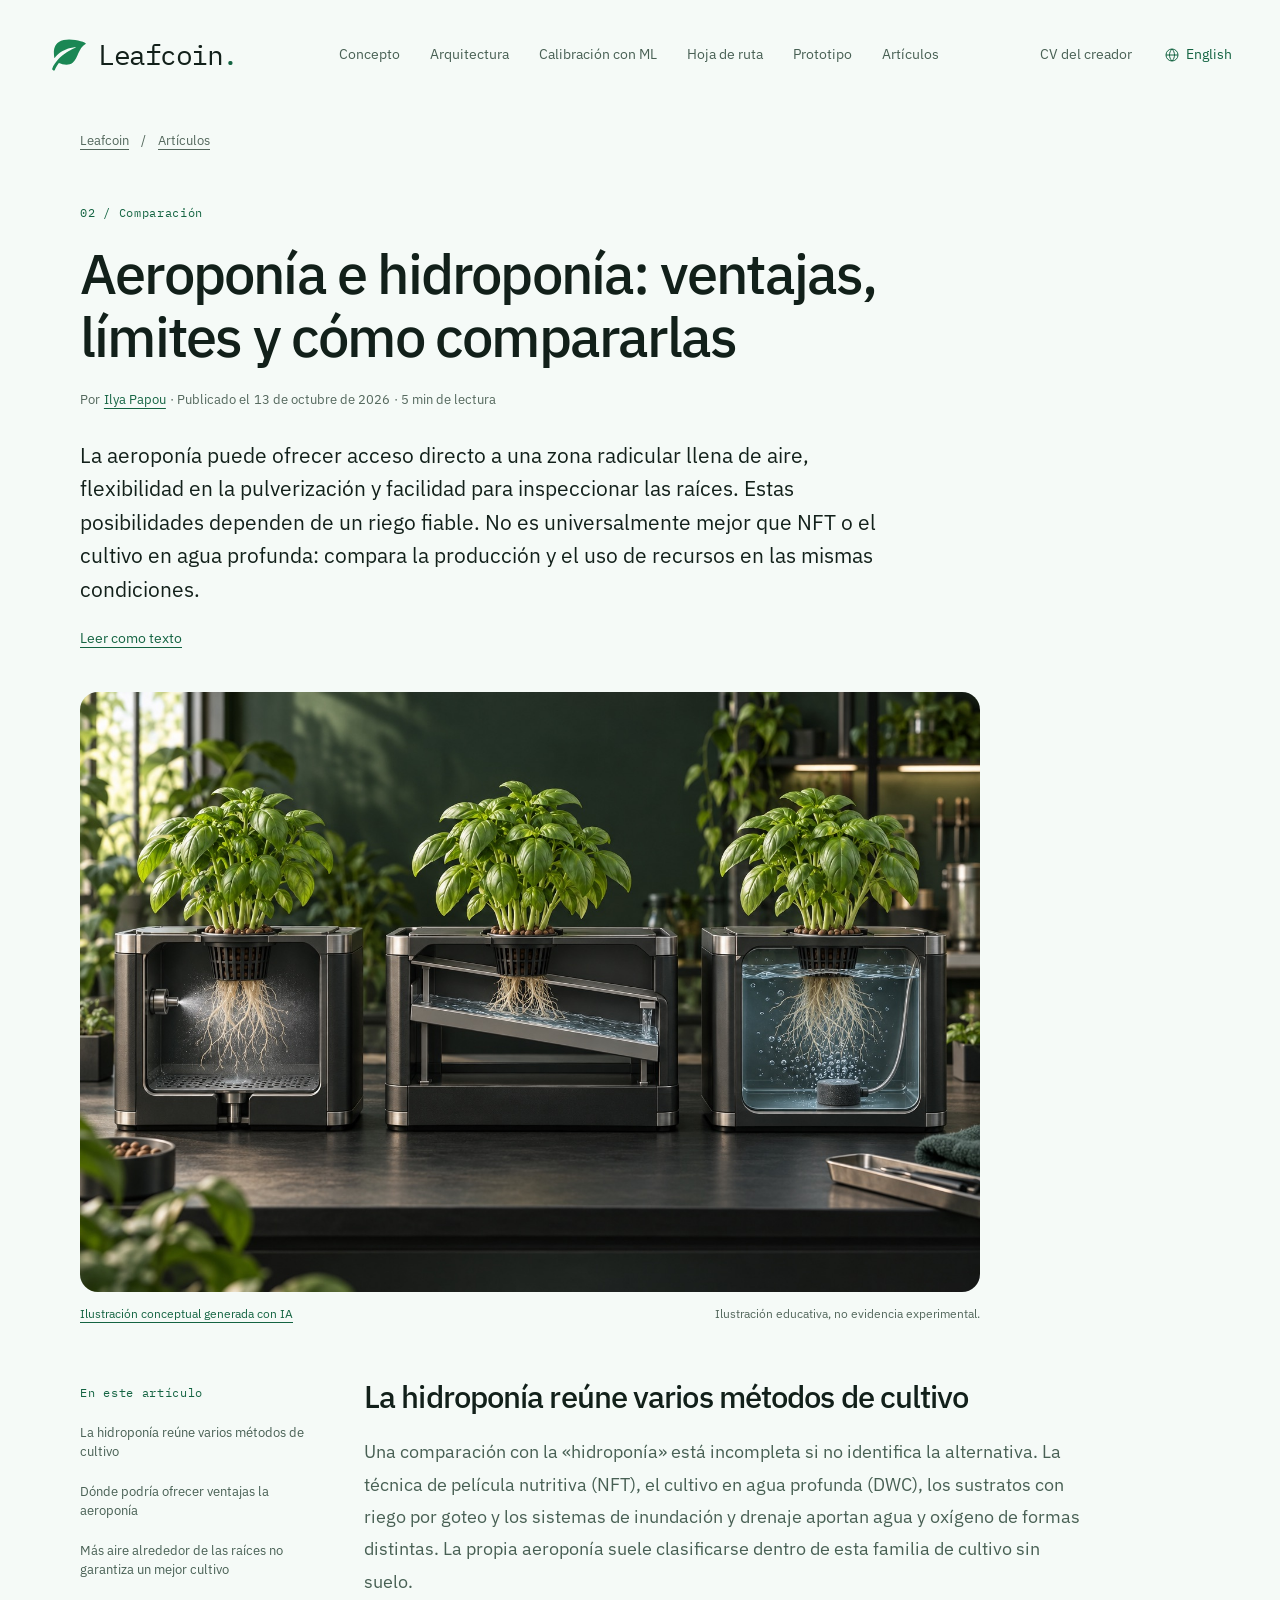
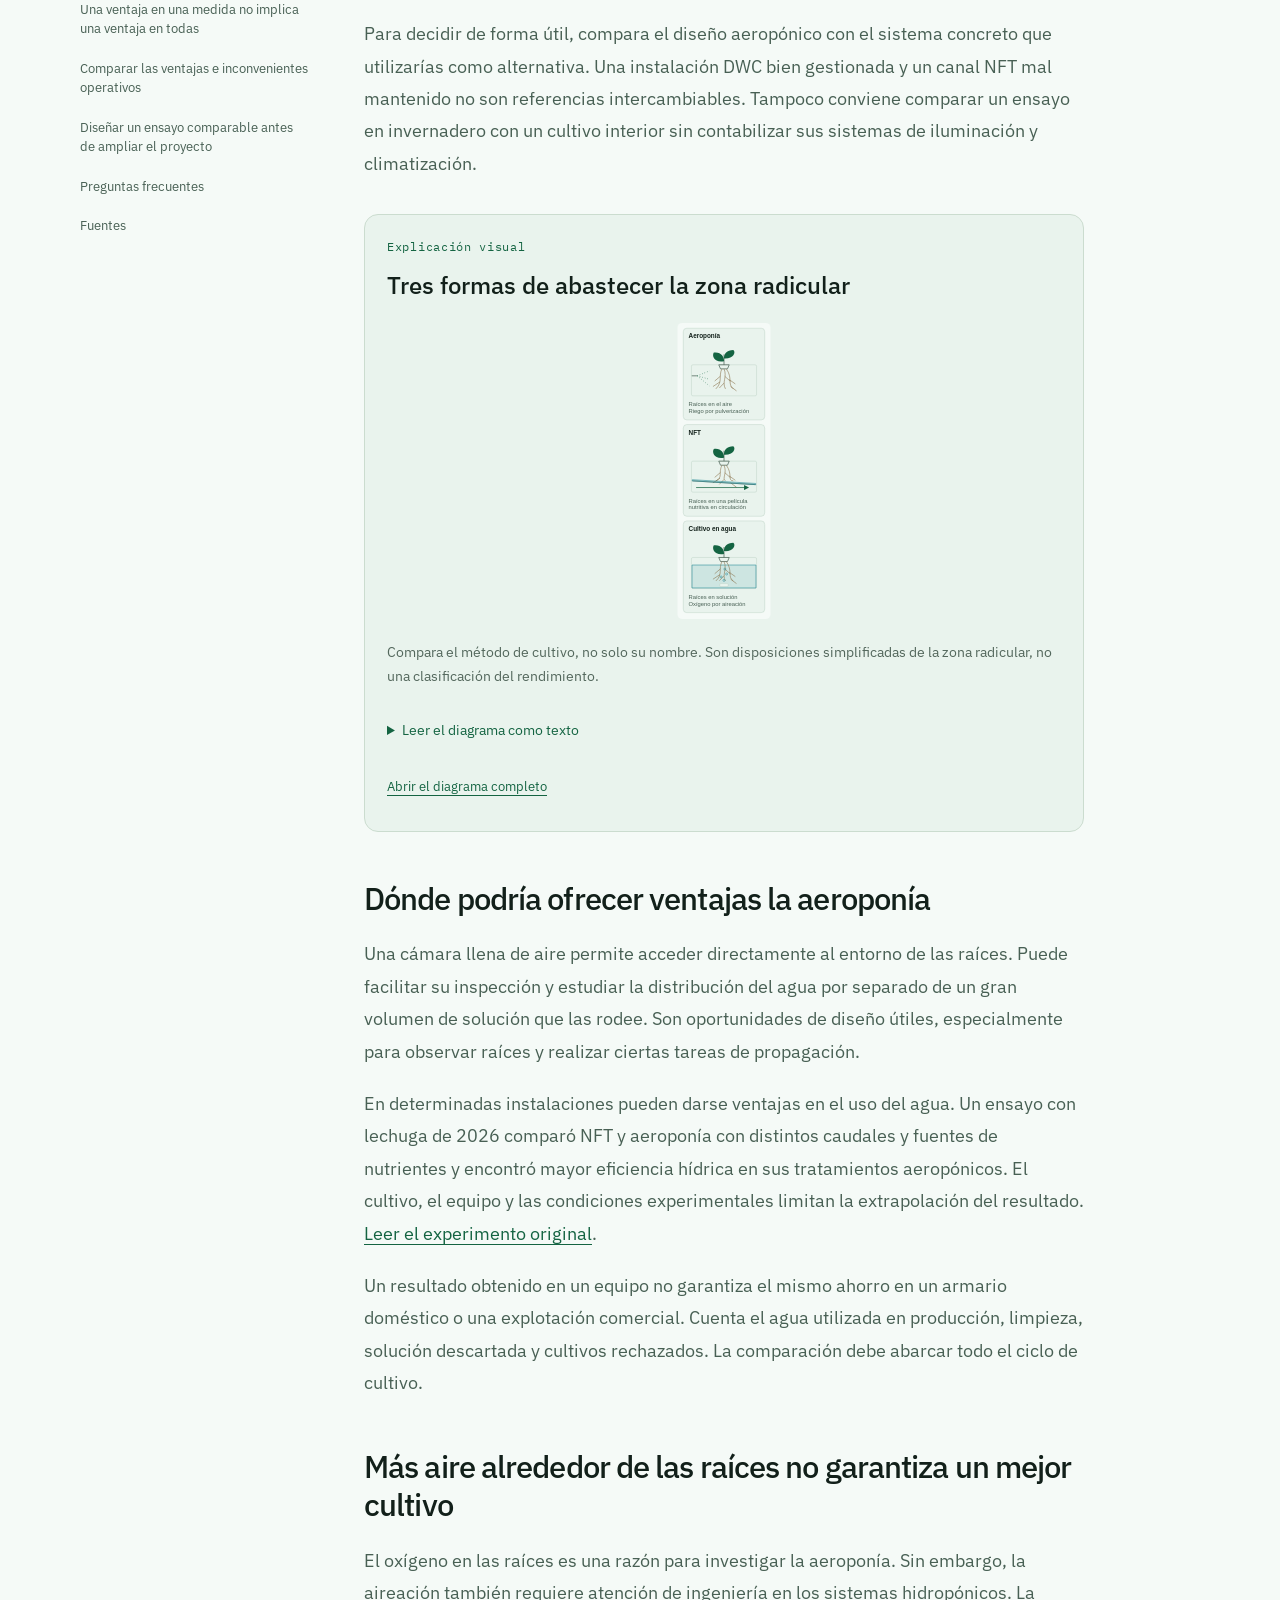
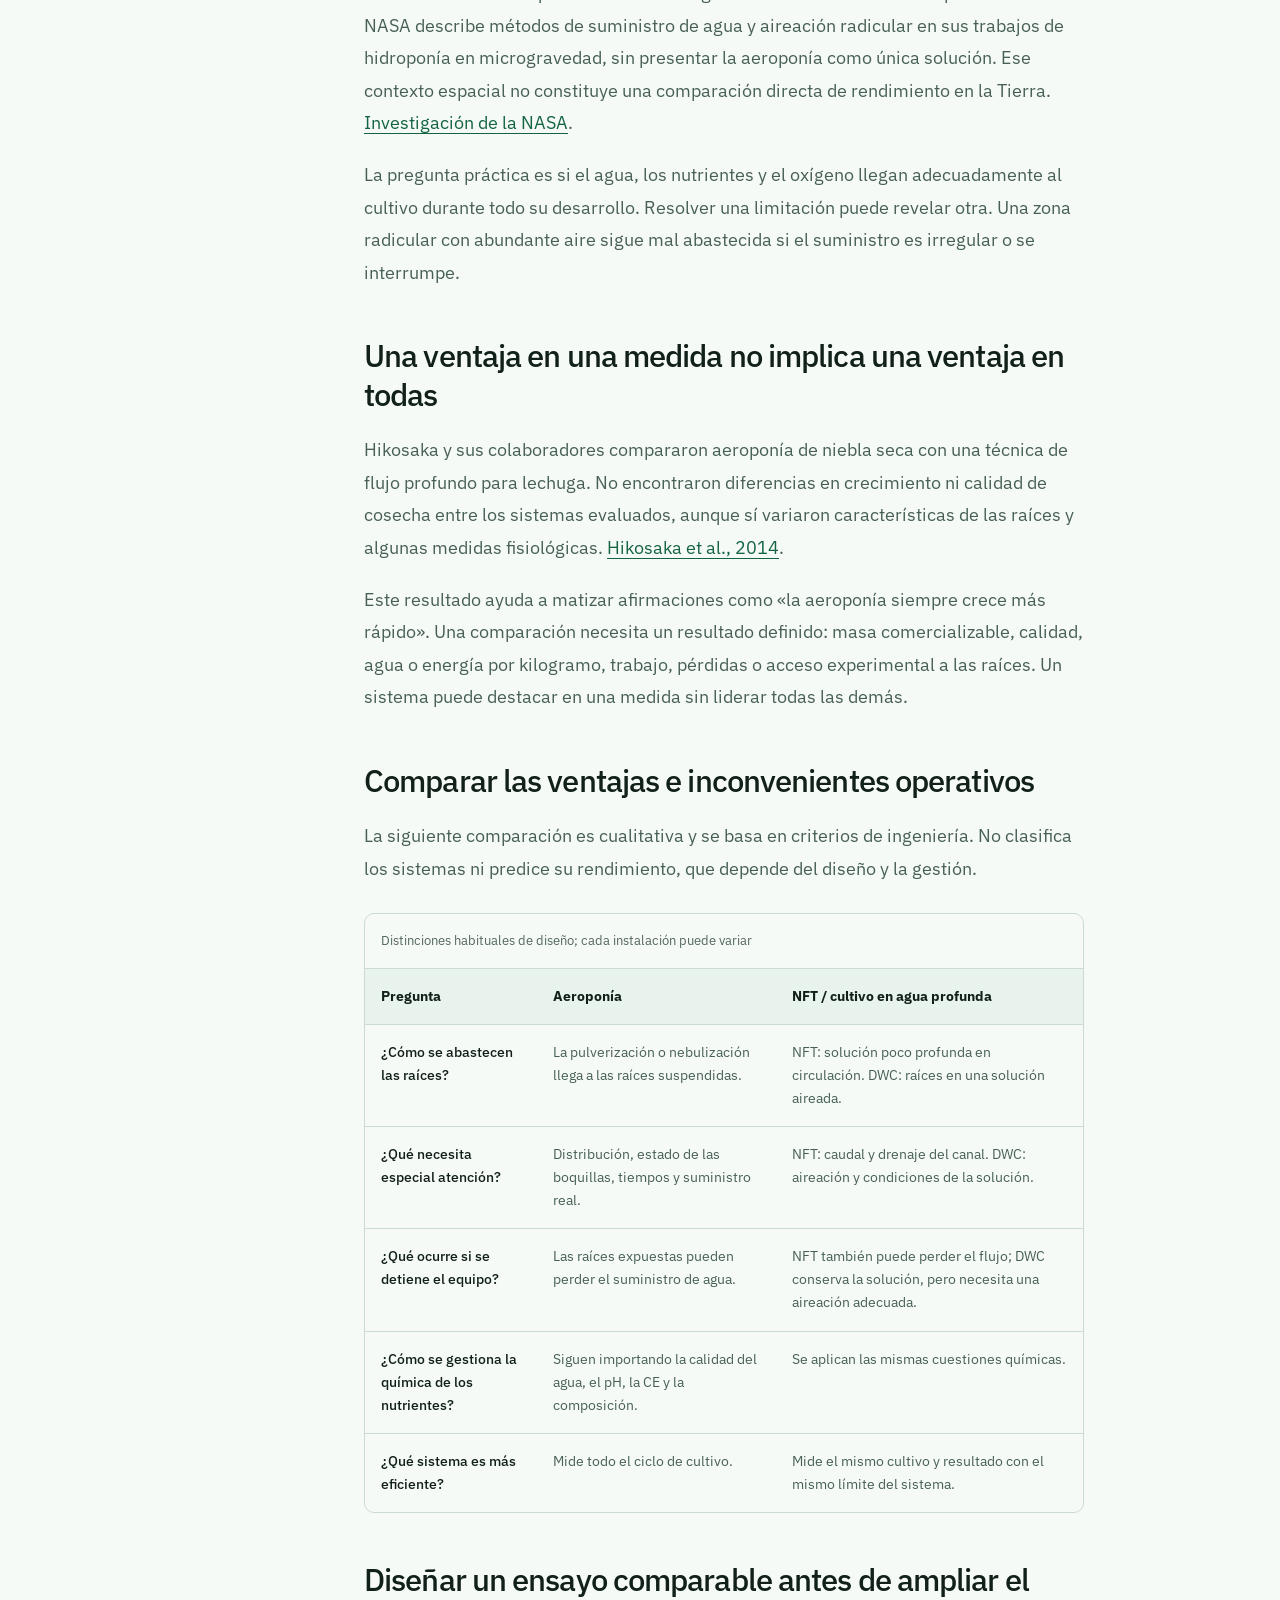
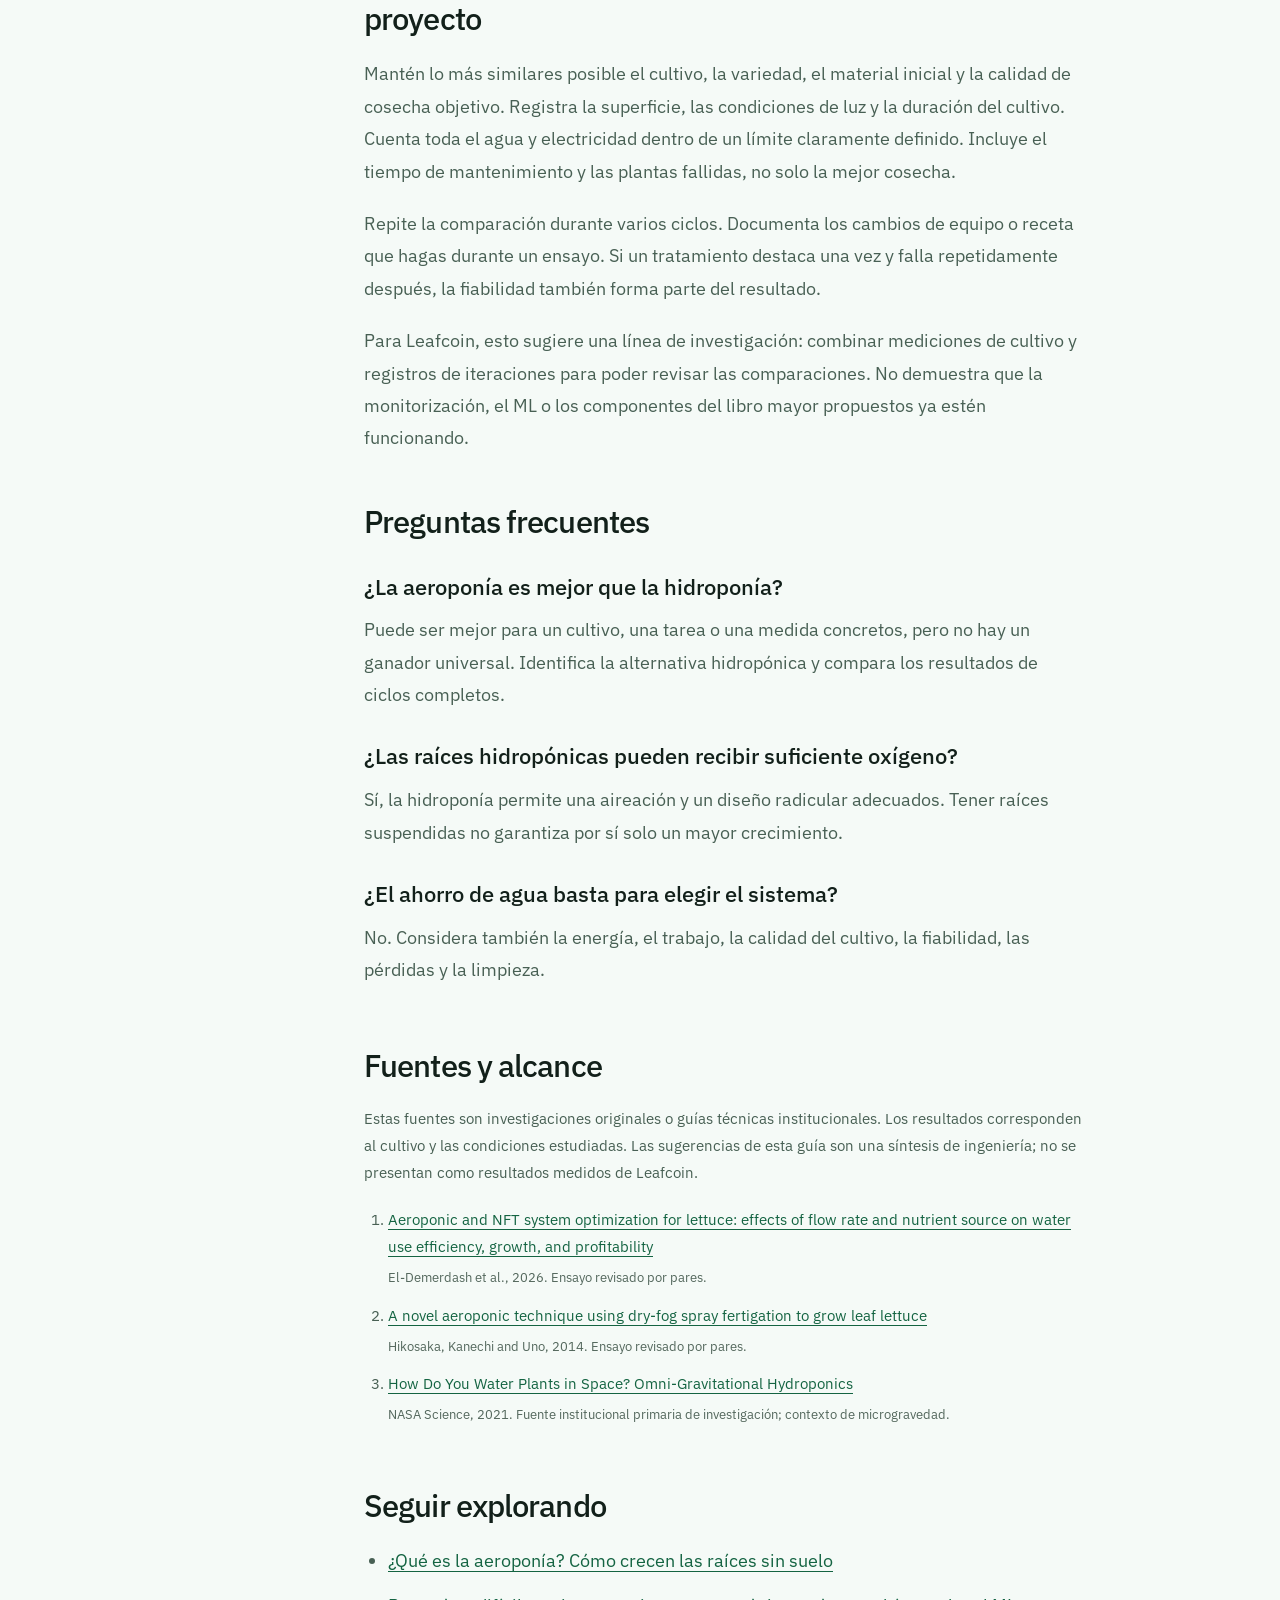
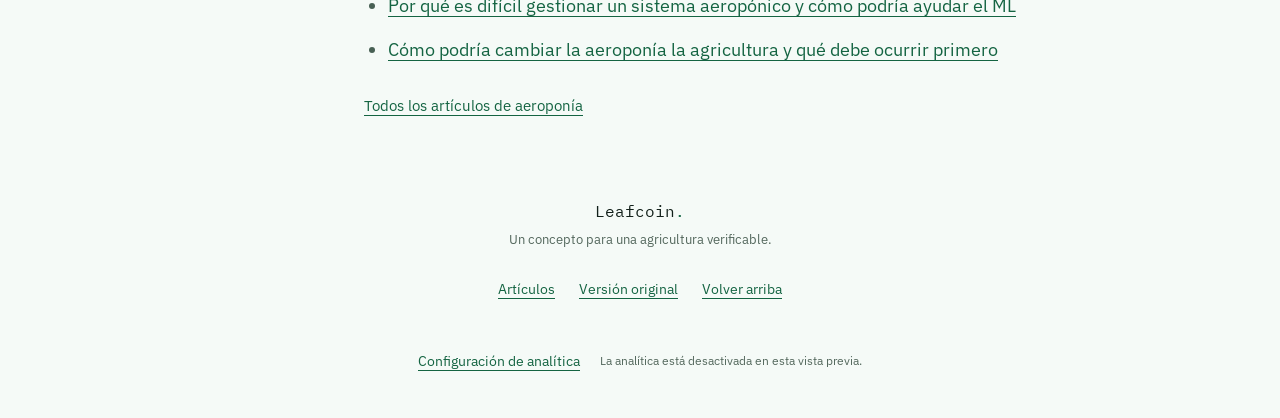
<file: es/articles/aeroponics-vs-hydroponics.html>
<!doctype html>
<html lang="es"><head>
<meta charset="utf-8"><meta name="viewport" content="width=device-width, initial-scale=1">
<title>Aeroponía e hidroponía: ventajas y límites | Leafcoin</title><meta name="description" content="Compara la aeroponía con NFT y el cultivo en agua profunda: oxígeno en las raíces, uso de agua, mantenimiento, respuesta ante fallos y resultados de los ensayos."><meta name="author" content="Ilya Papou">
<meta name="robots" content="index, follow, max-image-preview:large"><meta name="color-scheme" content="light dark">
<meta name="theme-color" content="#f5faf7" media="(prefers-color-scheme: light)"><meta name="theme-color" content="#081411" media="(prefers-color-scheme: dark)">
<link rel="canonical" href="https://leafcoin.org/es/articles/aeroponics-vs-hydroponics.html"><link rel="alternate" href="aeroponics-vs-hydroponics.md" type="text/markdown" title="Artículo completo en Markdown">
<link rel="alternate" hreflang="en" href="https://leafcoin.org/articles/aeroponics-vs-hydroponics.html"><link rel="alternate" hreflang="es" href="https://leafcoin.org/es/articles/aeroponics-vs-hydroponics.html"><link rel="alternate" hreflang="x-default" href="https://leafcoin.org/articles/aeroponics-vs-hydroponics.html">
<link rel="describedby" href="../llms.txt" type="text/plain" title="Guía de lectura de Leafcoin"><link rel="describedby" href="llms-full.txt" type="text/plain" title="Texto completo de la biblioteca">
<link rel="icon" href="../../assets/favicon-96.png" type="image/png" sizes="96x96"><link rel="apple-touch-icon" href="../../assets/ios_ligth_leafcoin.png">
<link rel="stylesheet" href="../../styles.css?v=20261014-es-spacing"><link rel="stylesheet" href="../../articles.css?v=20261014-es-spacing"><link rel="stylesheet" href="../../analytics-ui.css?v=20260930-footer-center">
<link rel="stylesheet" href="../../language.css?v=20261014-es">
<meta property="og:type" content="article"><meta property="og:site_name" content="Leafcoin"><meta property="og:locale" content="es_ES">
<meta property="og:title" content="Aeroponía e hidroponía: ventajas y límites | Leafcoin"><meta property="og:description" content="Compara la aeroponía con NFT y el cultivo en agua profunda: oxígeno en las raíces, uso de agua, mantenimiento, respuesta ante fallos y resultados de los ensayos."><meta property="og:url" content="https://leafcoin.org/es/articles/aeroponics-vs-hydroponics.html">
<meta property="og:image" content="https://leafcoin.org/assets/images/article-growing-methods.jpg"><meta property="og:image:type" content="image/jpeg"><meta property="og:image:width" content="1536"><meta property="og:image:height" content="1024"><meta property="og:image:alt" content="Ilustración conceptual generada con IA. Tres módulos de cultivo comparables muestran pulverización aeropónica, un canal NFT y cultivo en agua profunda con aireación.">
<meta name="twitter:card" content="summary_large_image"><meta name="twitter:title" content="Aeroponía e hidroponía: ventajas y límites | Leafcoin"><meta name="twitter:description" content="Compara la aeroponía con NFT y el cultivo en agua profunda: oxígeno en las raíces, uso de agua, mantenimiento, respuesta ante fallos y resultados de los ensayos."><meta name="twitter:image" content="https://leafcoin.org/assets/images/article-growing-methods.jpg"><meta name="twitter:image:alt" content="Ilustración conceptual generada con IA. Tres módulos de cultivo comparables muestran pulverización aeropónica, un canal NFT y cultivo en agua profunda con aireación.">
<meta property="article:published_time" content="2026-10-13"><meta property="article:modified_time" content="2026-10-13">
<script type="application/ld+json">{"@context": "https://schema.org", "@graph": [{"@type": "WebSite", "@id": "https://leafcoin.org/es/#website", "url": "https://leafcoin.org/es/", "name": "Leafcoin", "alternateName": "leafcoin.org", "publisher": {"@id": "https://papou.work/#person"}, "inLanguage": "es"}, {"@type": "Person", "@id": "https://papou.work/#person", "name": "Ilya Papou", "url": "https://papou.work/"}, {"@type": "WebPage", "@id": "https://leafcoin.org/es/articles/aeroponics-vs-hydroponics.html#webpage", "url": "https://leafcoin.org/es/articles/aeroponics-vs-hydroponics.html", "name": "Aeroponía e hidroponía: ventajas, límites y cómo compararlas", "description": "Compara la aeroponía con NFT y el cultivo en agua profunda: oxígeno en las raíces, uso de agua, mantenimiento, respuesta ante fallos y resultados de los ensayos.", "inLanguage": "es", "isPartOf": {"@id": "https://leafcoin.org/es/#website"}, "mainEntity": {"@id": "https://leafcoin.org/es/articles/aeroponics-vs-hydroponics.html#article"}, "breadcrumb": {"@id": "https://leafcoin.org/es/articles/aeroponics-vs-hydroponics.html#breadcrumbs"}, "encoding": {"@type": "MediaObject", "encodingFormat": "text/markdown", "contentUrl": "https://leafcoin.org/es/articles/aeroponics-vs-hydroponics.md"}}, {"@type": "Article", "@id": "https://leafcoin.org/es/articles/aeroponics-vs-hydroponics.html#article", "url": "https://leafcoin.org/es/articles/aeroponics-vs-hydroponics.html", "headline": "Aeroponía e hidroponía: ventajas, límites y cómo compararlas", "description": "Compara la aeroponía con NFT y el cultivo en agua profunda: oxígeno en las raíces, uso de agua, mantenimiento, respuesta ante fallos y resultados de los ensayos.", "inLanguage": "es", "datePublished": "2026-10-13", "dateModified": "2026-10-13", "author": {"@id": "https://papou.work/#person"}, "publisher": {"@id": "https://papou.work/#person"}, "mainEntityOfPage": {"@id": "https://leafcoin.org/es/articles/aeroponics-vs-hydroponics.html#webpage"}, "isPartOf": {"@id": "https://leafcoin.org/es/articles/#library"}, "articleSection": "Comparación", "articleBody": "Aeroponía e hidroponía: ventajas, límites y cómo compararlas\n\nLa aeroponía puede ofrecer acceso directo a una zona radicular llena de aire, flexibilidad en la pulverización y facilidad para inspeccionar las raíces. Estas posibilidades dependen de un riego fiable. No es universalmente mejor que NFT o el cultivo en agua profunda: compara la producción y el uso de recursos en las mismas condiciones.\n\nLa hidroponía reúne varios métodos de cultivo\n\nUna comparación con la «hidroponía» está incompleta si no identifica la alternativa. La técnica de película nutritiva (NFT), el cultivo en agua profunda (DWC), los sustratos con riego por goteo y los sistemas de inundación y drenaje aportan agua y oxígeno de formas distintas. La propia aeroponía suele clasificarse dentro de esta familia de cultivo sin suelo.\n\nPara decidir de forma útil, compara el diseño aeropónico con el sistema concreto que utilizarías como alternativa. Una instalación DWC bien gestionada y un canal NFT mal mantenido no son referencias intercambiables. Tampoco conviene comparar un ensayo en invernadero con un cultivo interior sin contabilizar sus sistemas de iluminación y climatización.\n\nTres formas de abastecer la zona radicular\n\nCompara el método de cultivo, no solo su nombre. Son disposiciones simplificadas de la zona radicular, no una clasificación del rendimiento.\n\nLa aeroponía abastece raíces suspendidas mediante pulverización. La técnica de película nutritiva (NFT) hace circular una capa poco profunda por un canal. El cultivo en agua profunda (DWC) mantiene las raíces en una solución aireada. El rendimiento depende del diseño y la operación completos.\n\nAeroponía\n\nRaíces en el aire\n\nRiego por pulverización\n\nNFT\n\nRaíces en una película\n\nnutritiva en circulación\n\nCultivo en agua\n\nRaíces en solución\n\nOxígeno por aireación\n\nDónde podría ofrecer ventajas la aeroponía\n\nUna cámara llena de aire permite acceder directamente al entorno de las raíces. Puede facilitar su inspección y estudiar la distribución del agua por separado de un gran volumen de solución que las rodee. Son oportunidades de diseño útiles, especialmente para observar raíces y realizar ciertas tareas de propagación.\n\nEn determinadas instalaciones pueden darse ventajas en el uso del agua. Un ensayo con lechuga de 2026 comparó NFT y aeroponía con distintos caudales y fuentes de nutrientes y encontró mayor eficiencia hídrica en sus tratamientos aeropónicos. El cultivo, el equipo y las condiciones experimentales limitan la extrapolación del resultado. Leer el experimento original.\n\nUn resultado obtenido en un equipo no garantiza el mismo ahorro en un armario doméstico o una explotación comercial. Cuenta el agua utilizada en producción, limpieza, solución descartada y cultivos rechazados. La comparación debe abarcar todo el ciclo de cultivo.\n\nMás aire alrededor de las raíces no garantiza un mejor cultivo\n\nEl oxígeno en las raíces es una razón para investigar la aeroponía. Sin embargo, la aireación también requiere atención de ingeniería en los sistemas hidropónicos. La NASA describe métodos de suministro de agua y aireación radicular en sus trabajos de hidroponía en microgravedad, sin presentar la aeroponía como única solución. Ese contexto espacial no constituye una comparación directa de rendimiento en la Tierra. Investigación de la NASA.\n\nLa pregunta práctica es si el agua, los nutrientes y el oxígeno llegan adecuadamente al cultivo durante todo su desarrollo. Resolver una limitación puede revelar otra. Una zona radicular con abundante aire sigue mal abastecida si el suministro es irregular o se interrumpe.\n\nUna ventaja en una medida no implica una ventaja en todas\n\nHikosaka y sus colaboradores compararon aeroponía de niebla seca con una técnica de flujo profundo para lechuga. No encontraron diferencias en crecimiento ni calidad de cosecha entre los sistemas evaluados, aunque sí variaron características de las raíces y algunas medidas fisiológicas. Hikosaka et al., 2014.\n\nEste resultado ayuda a matizar afirmaciones como «la aeroponía siempre crece más rápido». Una comparación necesita un resultado definido: masa comercializable, calidad, agua o energía por kilogramo, trabajo, pérdidas o acceso experimental a las raíces. Un sistema puede destacar en una medida sin liderar todas las demás.\n\nComparar las ventajas e inconvenientes operativos\n\nLa siguiente comparación es cualitativa y se basa en criterios de ingeniería. No clasifica los sistemas ni predice su rendimiento, que depende del diseño y la gestión.\n\nDistinciones habituales de diseño; cada instalación puede variar\n\nPregunta\n\nAeroponía\n\nNFT / cultivo en agua profunda\n\n¿Cómo se abastecen las raíces?\n\nLa pulverización o nebulización llega a las raíces suspendidas.\n\nNFT: solución poco profunda en circulación. DWC: raíces en una solución aireada.\n\n¿Qué necesita especial atención?\n\nDistribución, estado de las boquillas, tiempos y suministro real.\n\nNFT: caudal y drenaje del canal. DWC: aireación y condiciones de la solución.\n\n¿Qué ocurre si se detiene el equipo?\n\nLas raíces expuestas pueden perder el suministro de agua.\n\nNFT también puede perder el flujo; DWC conserva la solución, pero necesita una aireación adecuada.\n\n¿Cómo se gestiona la química de los nutrientes?\n\nSiguen importando la calidad del agua, el pH, la CE y la composición.\n\nSe aplican las mismas cuestiones químicas.\n\n¿Qué sistema es más eficiente?\n\nMide todo el ciclo de cultivo.\n\nMide el mismo cultivo y resultado con el mismo límite del sistema.\n\nDiseñar un ensayo comparable antes de ampliar el proyecto\n\nMantén lo más similares posible el cultivo, la variedad, el material inicial y la calidad de cosecha objetivo. Registra la superficie, las condiciones de luz y la duración del cultivo. Cuenta toda el agua y electricidad dentro de un límite claramente definido. Incluye el tiempo de mantenimiento y las plantas fallidas, no solo la mejor cosecha.\n\nRepite la comparación durante varios ciclos. Documenta los cambios de equipo o receta que hagas durante un ensayo. Si un tratamiento destaca una vez y falla repetidamente después, la fiabilidad también forma parte del resultado.\n\nPara Leafcoin, esto sugiere una línea de investigación: combinar mediciones de cultivo y registros de iteraciones para poder revisar las comparaciones. No demuestra que la monitorización, el ML o los componentes del libro mayor propuestos ya estén funcionando.\n\n¿La aeroponía es mejor que la hidroponía?\n\nPuede ser mejor para un cultivo, una tarea o una medida concretos, pero no hay un ganador universal. Identifica la alternativa hidropónica y compara los resultados de ciclos completos.\n\n¿Las raíces hidropónicas pueden recibir suficiente oxígeno?\n\nSí, la hidroponía permite una aireación y un diseño radicular adecuados. Tener raíces suspendidas no garantiza por sí solo un mayor crecimiento.\n\n¿El ahorro de agua basta para elegir el sistema?\n\nNo. Considera también la energía, el trabajo, la calidad del cultivo, la fiabilidad, las pérdidas y la limpieza.", "wordCount": 1059, "image": [{"@type": "ImageObject", "contentUrl": "https://leafcoin.org/assets/images/article-growing-methods.jpg", "width": 1536, "height": 1024, "caption": "Ilustración conceptual generada con IA. Tres módulos de cultivo comparables muestran pulverización aeropónica, un canal NFT y cultivo en agua profunda con aireación.", "creativeWorkStatus": "AI-generated concept illustration", "isBasedOn": "https://leafcoin.org/docs/generated-illustrations.md#article-growing-methods", "inLanguage": "es"}, {"@type": "ImageObject", "contentUrl": "https://leafcoin.org/assets/diagrams/es/root-zones.svg", "width": 800, "height": 352, "caption": "Compara el método de cultivo, no solo su nombre. Son disposiciones simplificadas de la zona radicular, no una clasificación del rendimiento.", "description": "La aeroponía abastece raíces suspendidas mediante pulverización. La técnica de película nutritiva (NFT) hace circular una capa poco profunda por un canal. El cultivo en agua profunda (DWC) mantiene las raíces en una solución aireada. El rendimiento depende del diseño y la operación completos.", "creativeWorkStatus": "Educational schematic", "isBasedOn": "https://leafcoin.org/es/articles/aeroponics-vs-hydroponics.html#fig-root-zones", "inLanguage": "es"}], "citation": [{"@type": "CreativeWork", "name": "Aeroponic and NFT system optimization for lettuce: effects of flow rate and nutrient source on water use efficiency, growth, and profitability", "url": "https://www.nature.com/articles/s41598-026-41347-z", "inLanguage": "es"}, {"@type": "CreativeWork", "name": "A novel aeroponic technique using dry-fog spray fertigation to grow leaf lettuce", "url": "https://oaj.fupress.net/index.php/ahs/article/view/18440", "inLanguage": "es"}, {"@type": "CreativeWork", "name": "How Do You Water Plants in Space? Omni-Gravitational Hydroponics", "url": "https://science.nasa.gov/science-research/science-enabling-technology/technology-highlights/how-do-you-water-plants-in-space/", "inLanguage": "es"}]}, {"@type": "BreadcrumbList", "@id": "https://leafcoin.org/es/articles/aeroponics-vs-hydroponics.html#breadcrumbs", "itemListElement": [{"@type": "ListItem", "position": 1, "name": "Leafcoin", "item": "https://leafcoin.org/es/"}, {"@type": "ListItem", "position": 2, "name": "Artículos", "item": "https://leafcoin.org/es/articles/"}, {"@type": "ListItem", "position": 3, "name": "Aeroponía e hidroponía: ventajas, límites y cómo compararlas", "item": "https://leafcoin.org/es/articles/aeroponics-vs-hydroponics.html"}]}]}</script>
<script src="../../visitor-region.js?v=20261014-es" defer></script><script src="../../language.js?v=20261014-es" defer></script><script src="../../site.js?v=20261014-es" defer></script><script src="../../analytics.js?v=20261014-es" defer></script>
</head><body class="learning-page">
<a class="skip-link" href="#main">Saltar al contenido</a>
  <header class="site-toolbar">
    <a class="site-brand" href="../index.html" aria-label="Inicio de Leafcoin"><img src="../../assets/leafcoin_revert.svg" width="36" height="36" alt="" aria-hidden="true">Leafcoin<span aria-hidden="true">.</span></a>
    <a class="language-switch" data-language-switch href="../../articles/aeroponics-vs-hydroponics.html" lang="en" hreflang="en" aria-label="Leer en inglés"><svg class="language-symbol" viewbox="0 0 24 24" fill="none" stroke="currentColor" stroke-width="1.5" aria-hidden="true"><circle cx="12" cy="12" r="9"></circle><path d="M3 12h18M12 3c-5 5-5 13 0 18M12 3c5 5 5 13 0 18"></path></svg><span class="language-name">English</span><span class="language-code" aria-hidden="true">EN</span></a>
    <button class="menu-toggle" type="button" aria-controls="site-menu" aria-expanded="false" aria-label="Abrir menú">
      <span class="menu-toggle-label">Menú</span>
      <span class="menu-toggle-icon" aria-hidden="true"><span></span><span></span><span></span></span>
    </button>
    <div class="toolbar-links" id="site-menu">
      <nav aria-label="Navegación principal">
        <a href="../index.html#concept">Concepto</a>
        <a href="../index.html#architecture">Arquitectura</a>
        <a href="../index.html#calibration">Calibración con ML</a>
        <a href="../index.html#roadmap">Hoja de ruta</a>
        <a href="../index.html#prototype">Prototipo</a>
        <a href="index.html" aria-current="location">Artículos</a>
      </nav>
      <a class="creator-link" href="https://papou.work/">CV del creador</a>
    </div>
  </header>
<main id="main" class="learning-main"><nav class="breadcrumbs" aria-label="Ruta de navegación"><a href="../index.html">Leafcoin</a><span aria-hidden="true">/</span><a href="index.html">Artículos</a></nav>
<article class="learning-article"><header class="article-header"><p class="eyebrow">02 / Comparación</p><h1>Aeroponía e hidroponía: ventajas, límites y cómo compararlas</h1><p class="article-meta">Por <a href="https://papou.work/">Ilya Papou</a> · Publicado el <time datetime="2026-10-13">13 de octubre de 2026</time> · 5 min de lectura</p><p class="article-answer">La aeroponía puede ofrecer acceso directo a una zona radicular llena de aire, flexibilidad en la pulverización y facilidad para inspeccionar las raíces. Estas posibilidades dependen de un riego fiable. No es universalmente mejor que NFT o el cultivo en agua profunda: compara la producción y el uso de recursos en las mismas condiciones.</p><p class="article-text-link"><a href="aeroponics-vs-hydroponics.md">Leer como texto</a></p></header>
<figure class="article-cover"><img src="../../assets/images/article-growing-methods.jpg" width="1536" height="1024" fetchpriority="high" decoding="async" alt="Ilustración conceptual generada con IA. Tres módulos de cultivo comparables muestran pulverización aeropónica, un canal NFT y cultivo en agua profunda con aireación."><figcaption><a href="../../docs/generated-illustrations.md#article-growing-methods">Ilustración conceptual generada con IA</a><span>Ilustración educativa, no evidencia experimental.</span></figcaption></figure>
<div class="article-layout"><aside class="article-toc"><nav aria-label="En este artículo"><p class="eyebrow">En este artículo</p><ol><li><a href="#define-the-baseline">La hidroponía reúne varios métodos de cultivo</a></li><li><a href="#potential-advantages">Dónde podría ofrecer ventajas la aeroponía</a></li><li><a href="#oxygen-with-context">Más aire alrededor de las raíces no garantiza un mejor cultivo</a></li><li><a href="#what-experiments-show">Una ventaja en una medida no implica una ventaja en todas</a></li><li><a href="#practical-tradeoffs">Comparar las ventajas e inconvenientes operativos</a></li><li><a href="#a-fair-trial">Diseñar un ensayo comparable antes de ampliar el proyecto</a></li><li><a href="#questions">Preguntas frecuentes</a></li><li><a href="#sources">Fuentes</a></li></ol></nav></aside><div class="article-prose"><section id="define-the-baseline"><h2>La hidroponía reúne varios métodos de cultivo</h2><p>Una comparación con la «hidroponía» está incompleta si no identifica la alternativa. La técnica de película nutritiva (NFT), el cultivo en agua profunda (DWC), los sustratos con riego por goteo y los sistemas de inundación y drenaje aportan agua y oxígeno de formas distintas. La propia aeroponía suele clasificarse dentro de esta familia de cultivo sin suelo.</p><p>Para decidir de forma útil, compara el diseño aeropónico con el sistema concreto que utilizarías como alternativa. Una instalación DWC bien gestionada y un canal NFT mal mantenido no son referencias intercambiables. Tampoco conviene comparar un ensayo en invernadero con un cultivo interior sin contabilizar sus sistemas de iluminación y climatización.</p><figure id="fig-root-zones" class="article-diagram"><p class="eyebrow">Explicación visual</p><h3>Tres formas de abastecer la zona radicular</h3><picture style="--diagram-ratio:800/352;--diagram-mobile-ratio:320/1020"><source media="(max-width: 600px)" srcset="../../assets/diagrams/es/root-zones-mobile.svg "><img src="../../assets/diagrams/es/root-zones.svg" width="800" height="352" loading="lazy" decoding="async" alt="La aeroponía abastece raíces suspendidas mediante pulverización. La técnica de película nutritiva (NFT) hace circular una capa poco profunda por un canal. El cultivo en agua profunda (DWC) mantiene las raíces en una solución aireada. El rendimiento depende del diseño y la operación completos."></picture><figcaption><p>Compara el método de cultivo, no solo su nombre. Son disposiciones simplificadas de la zona radicular, no una clasificación del rendimiento.</p><details class="diagram-description"><summary>Leer el diagrama como texto</summary><p>La aeroponía abastece raíces suspendidas mediante pulverización. La técnica de película nutritiva (NFT) hace circular una capa poco profunda por un canal. El cultivo en agua profunda (DWC) mantiene las raíces en una solución aireada. El rendimiento depende del diseño y la operación completos.</p><ol><li><strong>Aeroponía</strong>: Raíces en el aire. Riego por pulverización.</li><li><strong>NFT</strong>: Raíces en una película nutritiva en circulación.</li><li><strong>Cultivo en agua</strong>: Raíces en solución. Oxígeno por aireación.</li></ol></details><a class="diagram-download" href="../../assets/diagrams/es/root-zones.svg">Abrir el diagrama completo</a></figcaption></figure></section><section id="potential-advantages"><h2>Dónde podría ofrecer ventajas la aeroponía</h2><p>Una cámara llena de aire permite acceder directamente al entorno de las raíces. Puede facilitar su inspección y estudiar la distribución del agua por separado de un gran volumen de solución que las rodee. Son oportunidades de diseño útiles, especialmente para observar raíces y realizar ciertas tareas de propagación.</p><p>En determinadas instalaciones pueden darse ventajas en el uso del agua. Un ensayo con lechuga de 2026 comparó NFT y aeroponía con distintos caudales y fuentes de nutrientes y encontró mayor eficiencia hídrica en sus tratamientos aeropónicos. El cultivo, el equipo y las condiciones experimentales limitan la extrapolación del resultado. <a href="https://www.nature.com/articles/s41598-026-41347-z">Leer el experimento original</a>.</p><p>Un resultado obtenido en un equipo no garantiza el mismo ahorro en un armario doméstico o una explotación comercial. Cuenta el agua utilizada en producción, limpieza, solución descartada y cultivos rechazados. La comparación debe abarcar todo el ciclo de cultivo.</p></section><section id="oxygen-with-context"><h2>Más aire alrededor de las raíces no garantiza un mejor cultivo</h2><p>El oxígeno en las raíces es una razón para investigar la aeroponía. Sin embargo, la aireación también requiere atención de ingeniería en los sistemas hidropónicos. La NASA describe métodos de suministro de agua y aireación radicular en sus trabajos de hidroponía en microgravedad, sin presentar la aeroponía como única solución. Ese contexto espacial no constituye una comparación directa de rendimiento en la Tierra. <a href="https://science.nasa.gov/science-research/science-enabling-technology/technology-highlights/how-do-you-water-plants-in-space/">Investigación de la NASA</a>.</p><p>La pregunta práctica es si el agua, los nutrientes y el oxígeno llegan adecuadamente al cultivo durante todo su desarrollo. Resolver una limitación puede revelar otra. Una zona radicular con abundante aire sigue mal abastecida si el suministro es irregular o se interrumpe.</p></section><section id="what-experiments-show"><h2>Una ventaja en una medida no implica una ventaja en todas</h2><p>Hikosaka y sus colaboradores compararon aeroponía de niebla seca con una técnica de flujo profundo para lechuga. No encontraron diferencias en crecimiento ni calidad de cosecha entre los sistemas evaluados, aunque sí variaron características de las raíces y algunas medidas fisiológicas. <a href="https://oaj.fupress.net/index.php/ahs/article/view/18440">Hikosaka et al., 2014</a>.</p><p>Este resultado ayuda a matizar afirmaciones como «la aeroponía siempre crece más rápido». Una comparación necesita un resultado definido: masa comercializable, calidad, agua o energía por kilogramo, trabajo, pérdidas o acceso experimental a las raíces. Un sistema puede destacar en una medida sin liderar todas las demás.</p></section><section id="practical-tradeoffs"><h2>Comparar las ventajas e inconvenientes operativos</h2><p>La siguiente comparación es cualitativa y se basa en criterios de ingeniería. No clasifica los sistemas ni predice su rendimiento, que depende del diseño y la gestión.</p><p class="comparison-hint">Desplázate horizontalmente para comparar todas las columnas.</p><div class="comparison-scroll" role="region" aria-label="Comparación de sistemas de cultivo" tabindex="0"><table><caption>Distinciones habituales de diseño; cada instalación puede variar</caption><thead><tr><th scope="col">Pregunta</th><th scope="col">Aeroponía</th><th scope="col">NFT / cultivo en agua profunda</th></tr></thead><tbody><tr><th scope="row">¿Cómo se abastecen las raíces?</th><td>La pulverización o nebulización llega a las raíces suspendidas.</td><td>NFT: solución poco profunda en circulación. DWC: raíces en una solución aireada.</td></tr><tr><th scope="row">¿Qué necesita especial atención?</th><td>Distribución, estado de las boquillas, tiempos y suministro real.</td><td>NFT: caudal y drenaje del canal. DWC: aireación y condiciones de la solución.</td></tr><tr><th scope="row">¿Qué ocurre si se detiene el equipo?</th><td>Las raíces expuestas pueden perder el suministro de agua.</td><td>NFT también puede perder el flujo; DWC conserva la solución, pero necesita una aireación adecuada.</td></tr><tr><th scope="row">¿Cómo se gestiona la química de los nutrientes?</th><td>Siguen importando la calidad del agua, el pH, la CE y la composición.</td><td>Se aplican las mismas cuestiones químicas.</td></tr><tr><th scope="row">¿Qué sistema es más eficiente?</th><td>Mide todo el ciclo de cultivo.</td><td>Mide el mismo cultivo y resultado con el mismo límite del sistema.</td></tr></tbody></table></div></section><section id="a-fair-trial"><h2>Diseñar un ensayo comparable antes de ampliar el proyecto</h2><p>Mantén lo más similares posible el cultivo, la variedad, el material inicial y la calidad de cosecha objetivo. Registra la superficie, las condiciones de luz y la duración del cultivo. Cuenta toda el agua y electricidad dentro de un límite claramente definido. Incluye el tiempo de mantenimiento y las plantas fallidas, no solo la mejor cosecha.</p><p>Repite la comparación durante varios ciclos. Documenta los cambios de equipo o receta que hagas durante un ensayo. Si un tratamiento destaca una vez y falla repetidamente después, la fiabilidad también forma parte del resultado.</p><p>Para Leafcoin, esto sugiere una línea de investigación: combinar mediciones de cultivo y registros de iteraciones para poder revisar las comparaciones. No demuestra que la monitorización, el ML o los componentes del libro mayor propuestos ya estén funcionando.</p></section><section id="questions"><h2>Preguntas frecuentes</h2><div class="article-question"><h3>¿La aeroponía es mejor que la hidroponía?</h3><p>Puede ser mejor para un cultivo, una tarea o una medida concretos, pero no hay un ganador universal. Identifica la alternativa hidropónica y compara los resultados de ciclos completos.</p></div><div class="article-question"><h3>¿Las raíces hidropónicas pueden recibir suficiente oxígeno?</h3><p>Sí, la hidroponía permite una aireación y un diseño radicular adecuados. Tener raíces suspendidas no garantiza por sí solo un mayor crecimiento.</p></div><div class="article-question"><h3>¿El ahorro de agua basta para elegir el sistema?</h3><p>No. Considera también la energía, el trabajo, la calidad del cultivo, la fiabilidad, las pérdidas y la limpieza.</p></div></section><section id="sources" class="article-sources"><h2>Fuentes y alcance</h2><p>Estas fuentes son investigaciones originales o guías técnicas institucionales. Los resultados corresponden al cultivo y las condiciones estudiadas. Las sugerencias de esta guía son una síntesis de ingeniería; no se presentan como resultados medidos de Leafcoin.</p><ol><li><a href="https://www.nature.com/articles/s41598-026-41347-z">Aeroponic and NFT system optimization for lettuce: effects of flow rate and nutrient source on water use efficiency, growth, and profitability</a><p>El-Demerdash et al., 2026. Ensayo revisado por pares.</p></li><li><a href="https://oaj.fupress.net/index.php/ahs/article/view/18440">A novel aeroponic technique using dry-fog spray fertigation to grow leaf lettuce</a><p>Hikosaka, Kanechi and Uno, 2014. Ensayo revisado por pares.</p></li><li><a href="https://science.nasa.gov/science-research/science-enabling-technology/technology-highlights/how-do-you-water-plants-in-space/">How Do You Water Plants in Space? Omni-Gravitational Hydroponics</a><p>NASA Science, 2021. Fuente institucional primaria de investigación; contexto de microgravedad.</p></li></ol></section><section class="article-related" aria-labelledby="related-heading"><h2 id="related-heading">Seguir explorando</h2><ul><li><a href="what-is-aeroponics.html">¿Qué es la aeroponía? Cómo crecen las raíces sin suelo</a></li><li><a href="aeroponic-system-control.html">Por qué es difícil gestionar un sistema aeropónico y cómo podría ayudar el ML</a></li><li><a href="future-of-aeroponics.html">Cómo podría cambiar la aeroponía la agricultura y qué debe ocurrir primero</a></li></ul><a href="index.html">Todos los artículos de aeroponía</a></section></div></div></article></main>
  <footer class="site-footer">
    <p>Leafcoin<span aria-hidden="true">.</span> <span class="footer-context">Un concepto para una agricultura verificable.</span></p>
    <nav class="footer-links" aria-label="Navegación del pie de página">
      <a href="index.html">Artículos</a>
      <a href="https://old.leafcoin.org/">Versión original</a>
      <a href="#main">Volver arriba</a>
    </nav>
    <div id="analytics-tools" class="analytics-tools" hidden>
      <button id="analytics-settings" class="analytics-settings" type="button" aria-controls="analytics-consent" aria-expanded="false">Configuración de analítica</button>
      <span id="analytics-status" class="analytics-status" role="status" aria-live="polite">Google Analytics está desactivado.</span>
    </div>
  </footer>
<section id="analytics-consent" class="analytics-consent" aria-label="Configuración de Google Analytics" hidden>
  <p class="analytics-consent-label">Tu elección</p>
  <h2>¿Permitir Google Analytics?</h2>
  <p>Google Analytics utiliza cookies para medir las visitas. Fuera de la UE se inicia automáticamente, salvo que lo rechaces. En la UE, o si no se puede determinar tu región, permanece desactivado hasta que lo permitas. Tu elección dura 180 días y puedes cambiarla en cualquier momento en la configuración de analítica.</p>
  <p class="analytics-consent-note">En leafcoin.org, Cloudflare mide por separado el rendimiento de las páginas sin cookies y excluye a los visitantes de la UE. Estos botones controlan Google Analytics.</p>
  <div class="analytics-consent-actions">
    <button id="analytics-decline" type="button">Rechazar Google Analytics</button>
    <button id="analytics-allow" type="button">Permitir Google Analytics</button>
  </div>
</section>
</body></html>
</file>
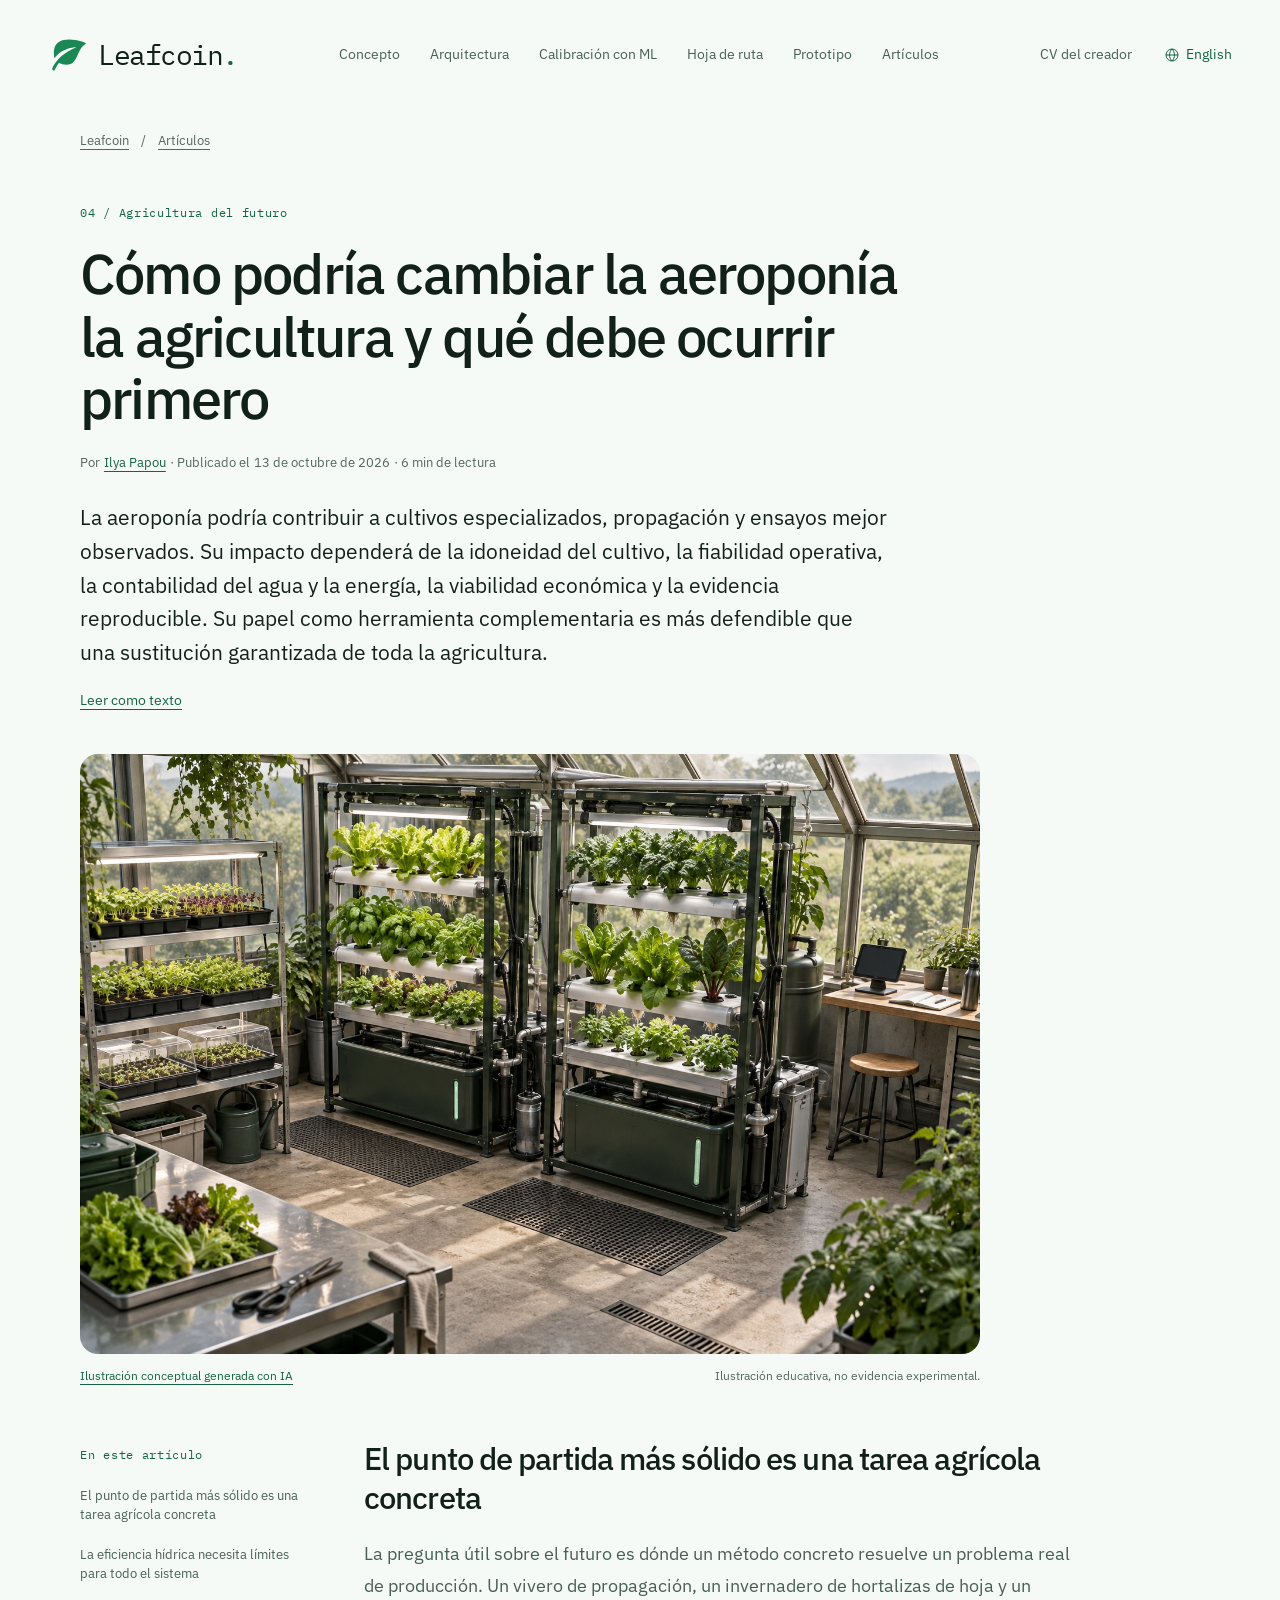
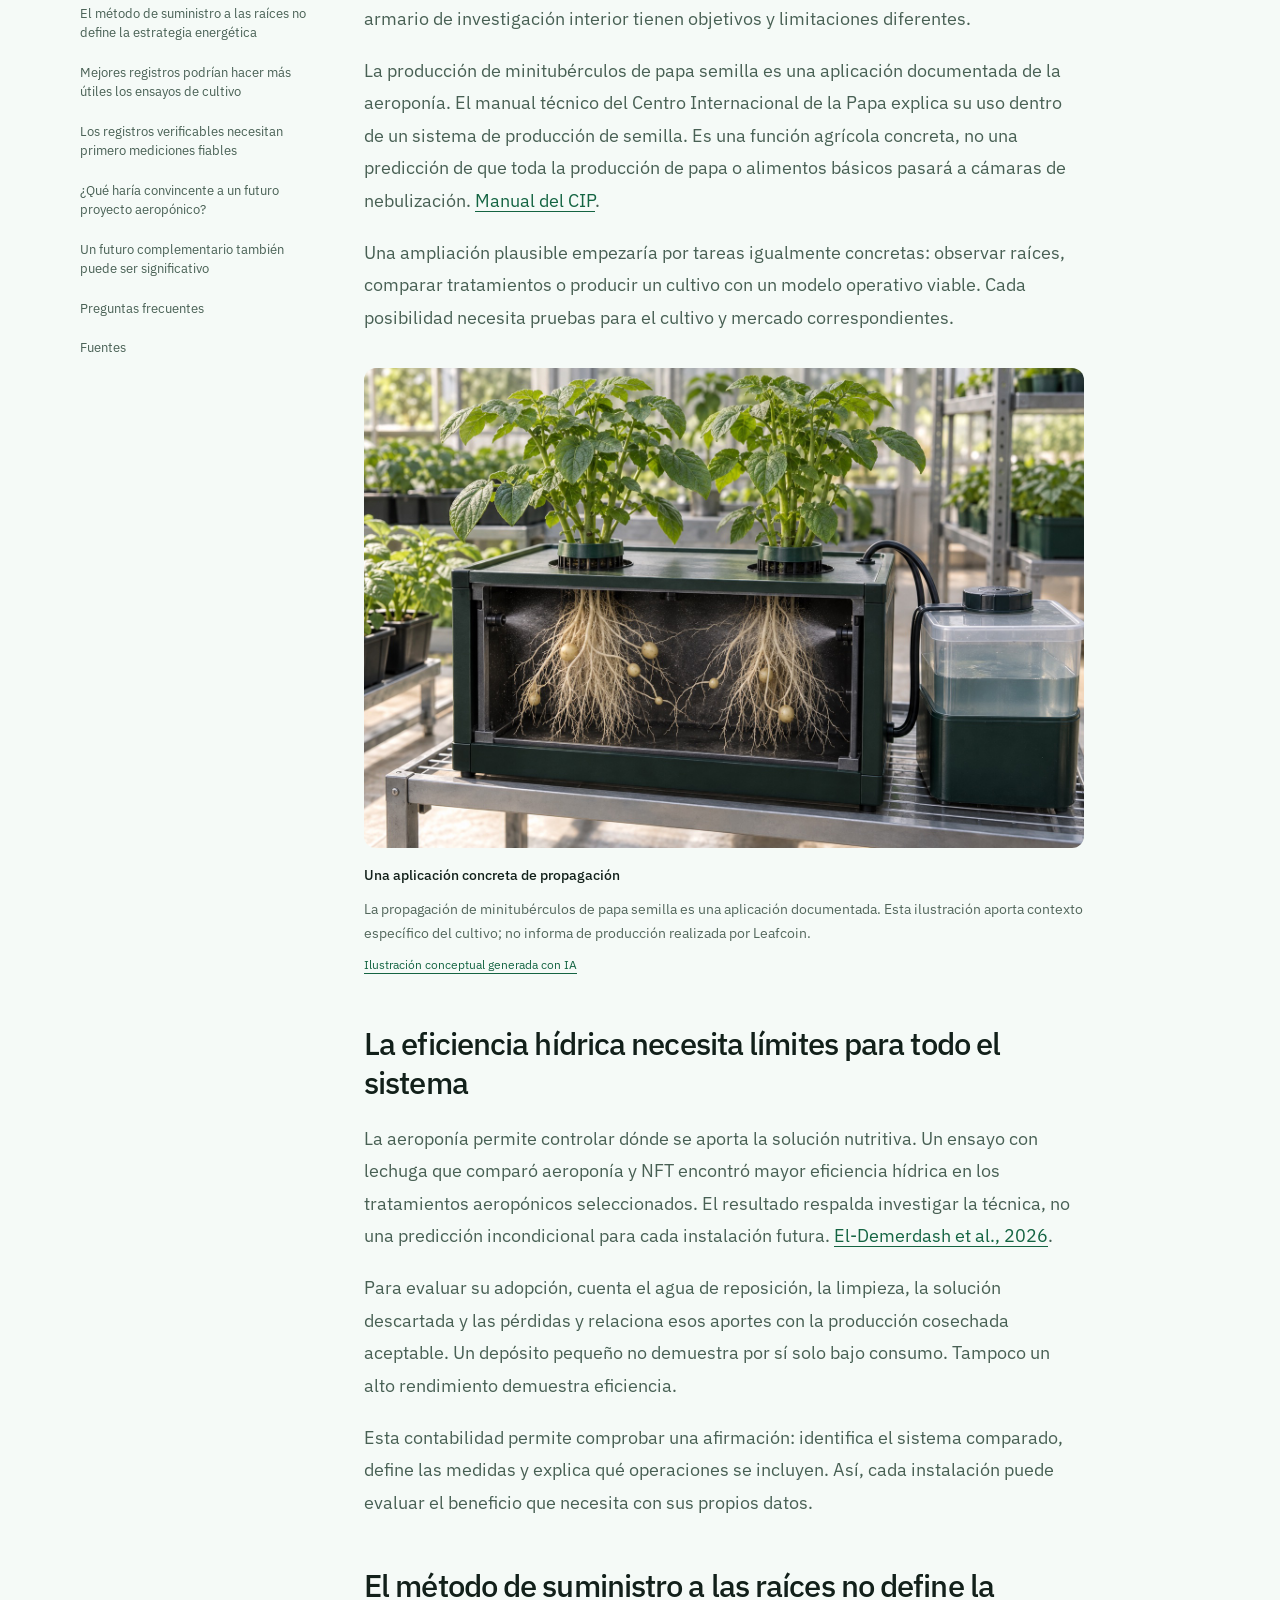
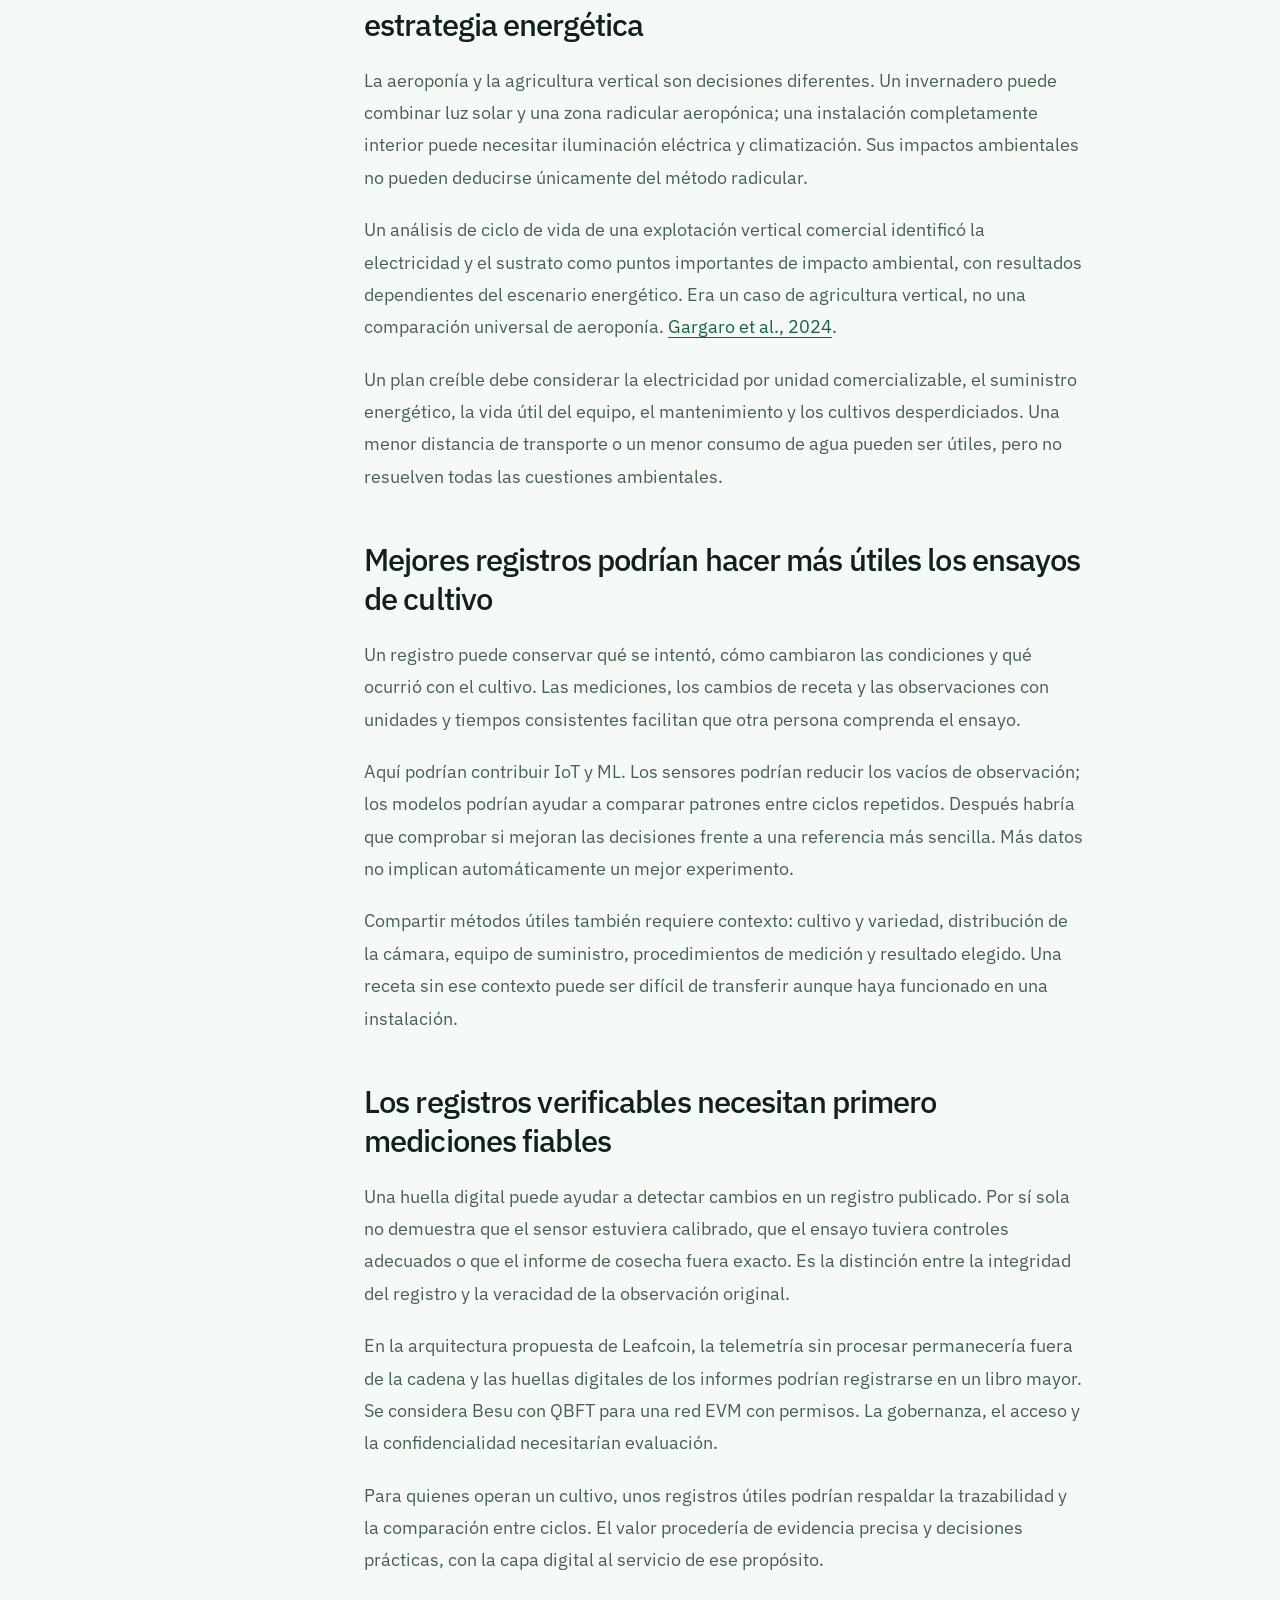
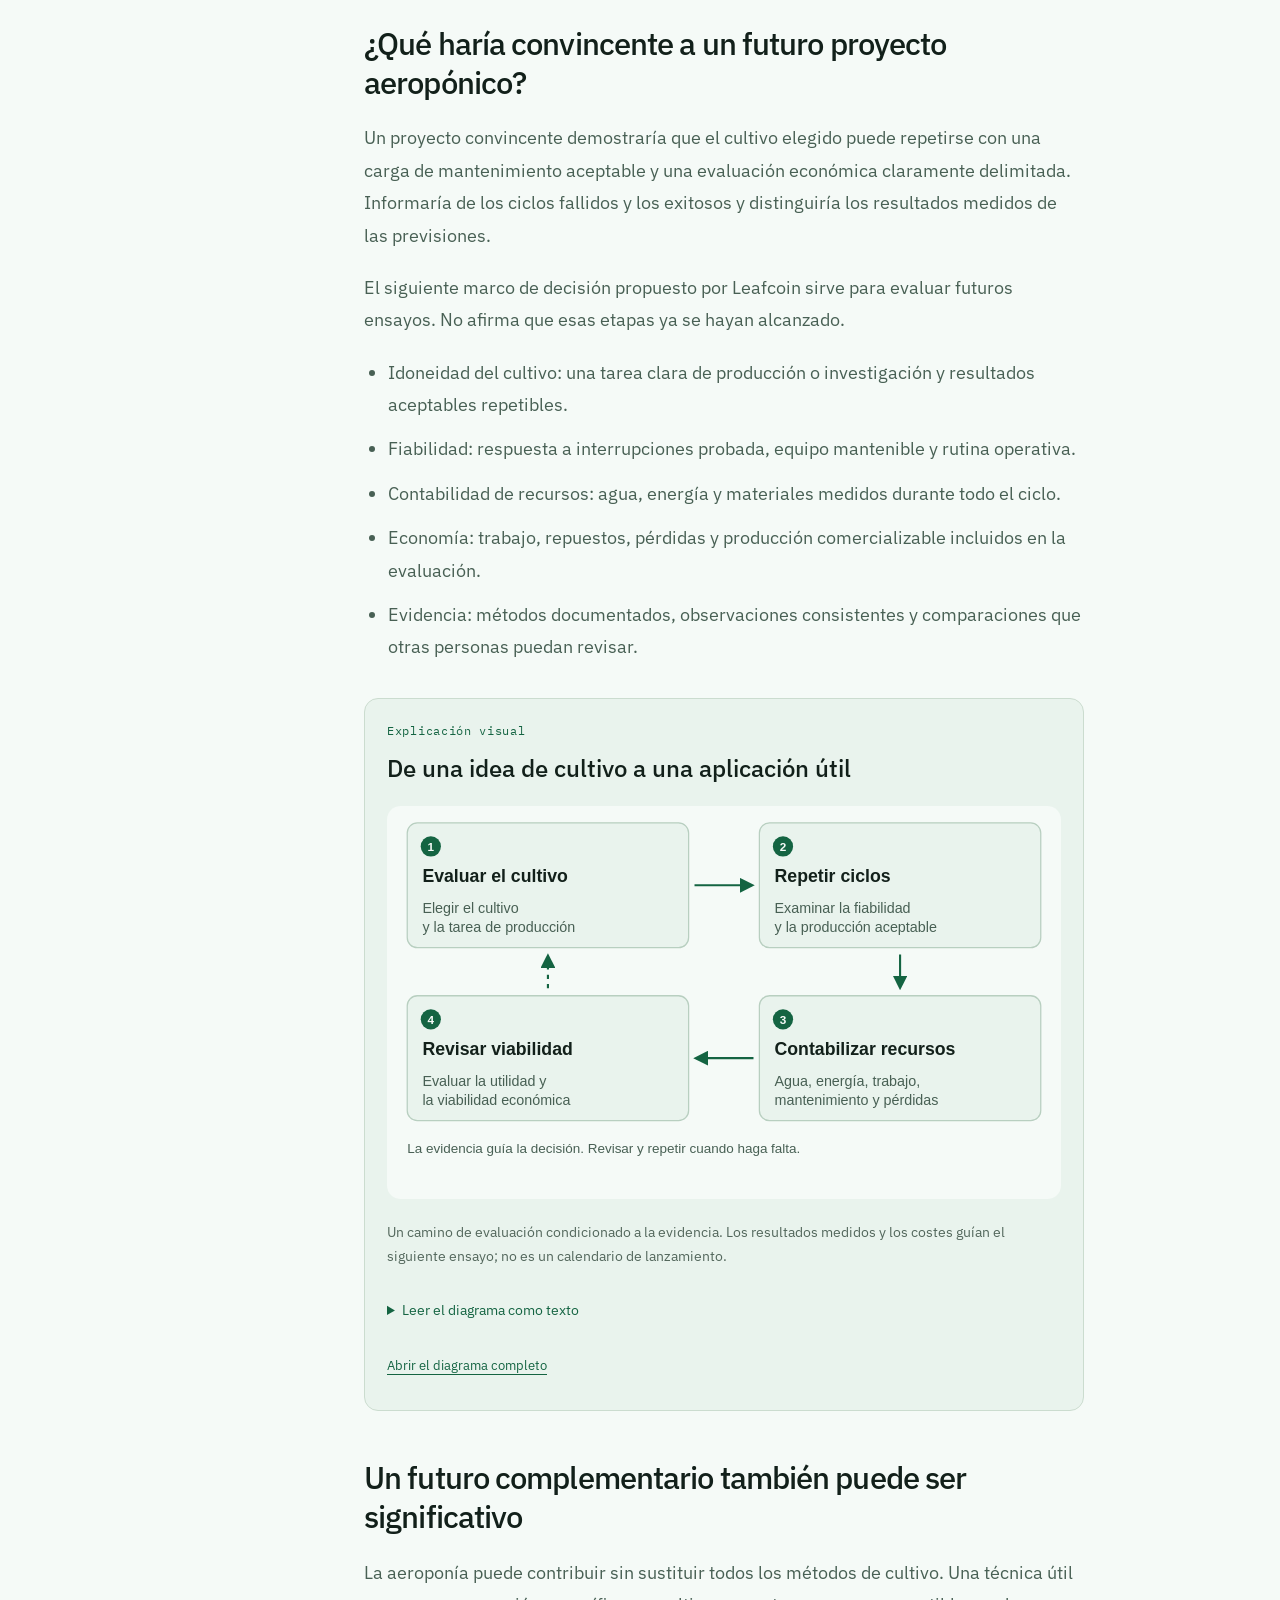
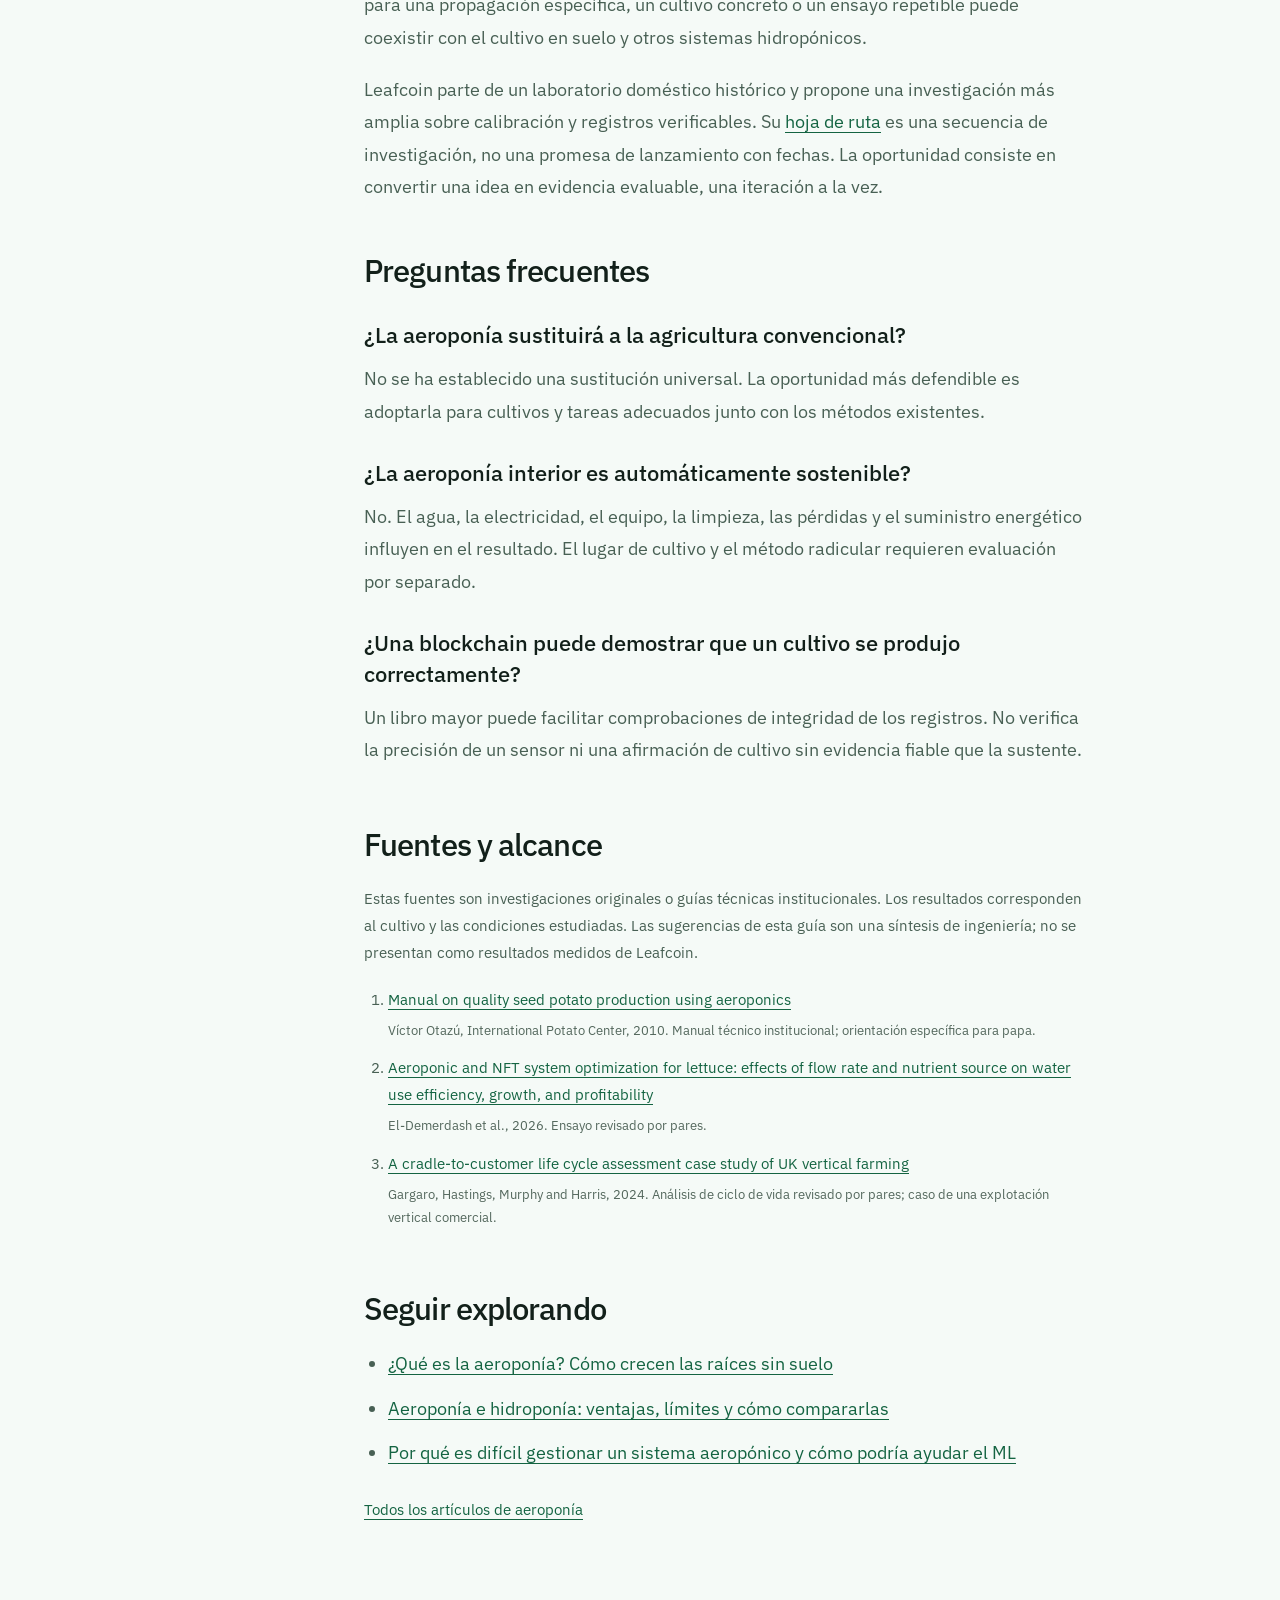
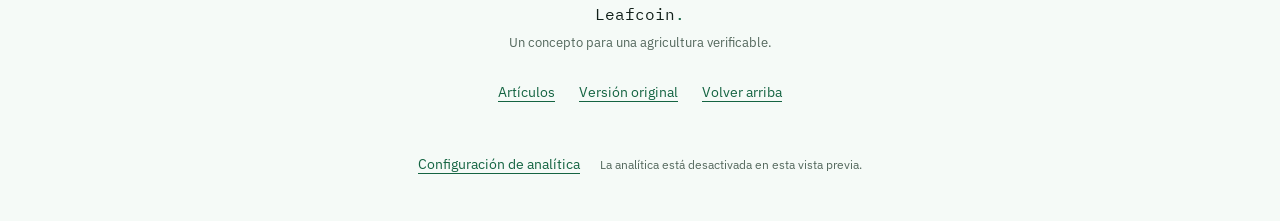
<file: es/articles/future-of-aeroponics.html>
<!doctype html>
<html lang="es"><head>
<meta charset="utf-8"><meta name="viewport" content="width=device-width, initial-scale=1">
<title>El futuro de la aeroponía: oportunidades y límites | Leafcoin</title><meta name="description" content="Explora la aeroponía en la propagación, el cultivo controlado y la agricultura basada en datos, con límites realistas de energía, mantenimiento, costes y escala."><meta name="author" content="Ilya Papou">
<meta name="robots" content="index, follow, max-image-preview:large"><meta name="color-scheme" content="light dark">
<meta name="theme-color" content="#f5faf7" media="(prefers-color-scheme: light)"><meta name="theme-color" content="#081411" media="(prefers-color-scheme: dark)">
<link rel="canonical" href="https://leafcoin.org/es/articles/future-of-aeroponics.html"><link rel="alternate" href="future-of-aeroponics.md" type="text/markdown" title="Artículo completo en Markdown">
<link rel="alternate" hreflang="en" href="https://leafcoin.org/articles/future-of-aeroponics.html"><link rel="alternate" hreflang="es" href="https://leafcoin.org/es/articles/future-of-aeroponics.html"><link rel="alternate" hreflang="x-default" href="https://leafcoin.org/articles/future-of-aeroponics.html">
<link rel="describedby" href="../llms.txt" type="text/plain" title="Guía de lectura de Leafcoin"><link rel="describedby" href="llms-full.txt" type="text/plain" title="Texto completo de la biblioteca">
<link rel="icon" href="../../assets/favicon-96.png" type="image/png" sizes="96x96"><link rel="apple-touch-icon" href="../../assets/ios_ligth_leafcoin.png">
<link rel="stylesheet" href="../../styles.css?v=20261014-es-spacing"><link rel="stylesheet" href="../../articles.css?v=20261014-es-spacing"><link rel="stylesheet" href="../../analytics-ui.css?v=20260930-footer-center">
<link rel="stylesheet" href="../../language.css?v=20261014-es">
<meta property="og:type" content="article"><meta property="og:site_name" content="Leafcoin"><meta property="og:locale" content="es_ES">
<meta property="og:title" content="El futuro de la aeroponía: oportunidades y límites | Leafcoin"><meta property="og:description" content="Explora la aeroponía en la propagación, el cultivo controlado y la agricultura basada en datos, con límites realistas de energía, mantenimiento, costes y escala."><meta property="og:url" content="https://leafcoin.org/es/articles/future-of-aeroponics.html">
<meta property="og:image" content="https://leafcoin.org/assets/images/article-future-nursery.jpg"><meta property="og:image:type" content="image/jpeg"><meta property="og:image:width" content="1536"><meta property="og:image:height" content="1024"><meta property="og:image:alt" content="Ilustración conceptual generada con IA. Un espacio modesto de investigación con bandejas de propagación, módulos de cultivo accesibles y monitorización sencilla.">
<meta name="twitter:card" content="summary_large_image"><meta name="twitter:title" content="El futuro de la aeroponía: oportunidades y límites | Leafcoin"><meta name="twitter:description" content="Explora la aeroponía en la propagación, el cultivo controlado y la agricultura basada en datos, con límites realistas de energía, mantenimiento, costes y escala."><meta name="twitter:image" content="https://leafcoin.org/assets/images/article-future-nursery.jpg"><meta name="twitter:image:alt" content="Ilustración conceptual generada con IA. Un espacio modesto de investigación con bandejas de propagación, módulos de cultivo accesibles y monitorización sencilla.">
<meta property="article:published_time" content="2026-10-13"><meta property="article:modified_time" content="2026-10-13">
<script type="application/ld+json">{"@context": "https://schema.org", "@graph": [{"@type": "WebSite", "@id": "https://leafcoin.org/es/#website", "url": "https://leafcoin.org/es/", "name": "Leafcoin", "alternateName": "leafcoin.org", "publisher": {"@id": "https://papou.work/#person"}, "inLanguage": "es"}, {"@type": "Person", "@id": "https://papou.work/#person", "name": "Ilya Papou", "url": "https://papou.work/"}, {"@type": "WebPage", "@id": "https://leafcoin.org/es/articles/future-of-aeroponics.html#webpage", "url": "https://leafcoin.org/es/articles/future-of-aeroponics.html", "name": "Cómo podría cambiar la aeroponía la agricultura y qué debe ocurrir primero", "description": "Explora la aeroponía en la propagación, el cultivo controlado y la agricultura basada en datos, con límites realistas de energía, mantenimiento, costes y escala.", "inLanguage": "es", "isPartOf": {"@id": "https://leafcoin.org/es/#website"}, "mainEntity": {"@id": "https://leafcoin.org/es/articles/future-of-aeroponics.html#article"}, "breadcrumb": {"@id": "https://leafcoin.org/es/articles/future-of-aeroponics.html#breadcrumbs"}, "encoding": {"@type": "MediaObject", "encodingFormat": "text/markdown", "contentUrl": "https://leafcoin.org/es/articles/future-of-aeroponics.md"}}, {"@type": "Article", "@id": "https://leafcoin.org/es/articles/future-of-aeroponics.html#article", "url": "https://leafcoin.org/es/articles/future-of-aeroponics.html", "headline": "Cómo podría cambiar la aeroponía la agricultura y qué debe ocurrir primero", "description": "Explora la aeroponía en la propagación, el cultivo controlado y la agricultura basada en datos, con límites realistas de energía, mantenimiento, costes y escala.", "inLanguage": "es", "datePublished": "2026-10-13", "dateModified": "2026-10-13", "author": {"@id": "https://papou.work/#person"}, "publisher": {"@id": "https://papou.work/#person"}, "mainEntityOfPage": {"@id": "https://leafcoin.org/es/articles/future-of-aeroponics.html#webpage"}, "isPartOf": {"@id": "https://leafcoin.org/es/articles/#library"}, "articleSection": "Agricultura del futuro", "articleBody": "Cómo podría cambiar la aeroponía la agricultura y qué debe ocurrir primero\n\nLa aeroponía podría contribuir a cultivos especializados, propagación y ensayos mejor observados. Su impacto dependerá de la idoneidad del cultivo, la fiabilidad operativa, la contabilidad del agua y la energía, la viabilidad económica y la evidencia reproducible. Su papel como herramienta complementaria es más defendible que una sustitución garantizada de toda la agricultura.\n\nEl punto de partida más sólido es una tarea agrícola concreta\n\nLa pregunta útil sobre el futuro es dónde un método concreto resuelve un problema real de producción. Un vivero de propagación, un invernadero de hortalizas de hoja y un armario de investigación interior tienen objetivos y limitaciones diferentes.\n\nLa producción de minitubérculos de papa semilla es una aplicación documentada de la aeroponía. El manual técnico del Centro Internacional de la Papa explica su uso dentro de un sistema de producción de semilla. Es una función agrícola concreta, no una predicción de que toda la producción de papa o alimentos básicos pasará a cámaras de nebulización. Manual del CIP.\n\nUna ampliación plausible empezaría por tareas igualmente concretas: observar raíces, comparar tratamientos o producir un cultivo con un modelo operativo viable. Cada posibilidad necesita pruebas para el cultivo y mercado correspondientes.\n\nUna aplicación concreta de propagación\n\nLa propagación de minitubérculos de papa semilla es una aplicación documentada. Esta ilustración aporta contexto específico del cultivo; no informa de producción realizada por Leafcoin.\n\nLa eficiencia hídrica necesita límites para todo el sistema\n\nLa aeroponía permite controlar dónde se aporta la solución nutritiva. Un ensayo con lechuga que comparó aeroponía y NFT encontró mayor eficiencia hídrica en los tratamientos aeropónicos seleccionados. El resultado respalda investigar la técnica, no una predicción incondicional para cada instalación futura. El-Demerdash et al., 2026.\n\nPara evaluar su adopción, cuenta el agua de reposición, la limpieza, la solución descartada y las pérdidas y relaciona esos aportes con la producción cosechada aceptable. Un depósito pequeño no demuestra por sí solo bajo consumo. Tampoco un alto rendimiento demuestra eficiencia.\n\nEsta contabilidad permite comprobar una afirmación: identifica el sistema comparado, define las medidas y explica qué operaciones se incluyen. Así, cada instalación puede evaluar el beneficio que necesita con sus propios datos.\n\nEl método de suministro a las raíces no define la estrategia energética\n\nLa aeroponía y la agricultura vertical son decisiones diferentes. Un invernadero puede combinar luz solar y una zona radicular aeropónica; una instalación completamente interior puede necesitar iluminación eléctrica y climatización. Sus impactos ambientales no pueden deducirse únicamente del método radicular.\n\nUn análisis de ciclo de vida de una explotación vertical comercial identificó la electricidad y el sustrato como puntos importantes de impacto ambiental, con resultados dependientes del escenario energético. Era un caso de agricultura vertical, no una comparación universal de aeroponía. Gargaro et al., 2024.\n\nUn plan creíble debe considerar la electricidad por unidad comercializable, el suministro energético, la vida útil del equipo, el mantenimiento y los cultivos desperdiciados. Una menor distancia de transporte o un menor consumo de agua pueden ser útiles, pero no resuelven todas las cuestiones ambientales.\n\nMejores registros podrían hacer más útiles los ensayos de cultivo\n\nUn registro puede conservar qué se intentó, cómo cambiaron las condiciones y qué ocurrió con el cultivo. Las mediciones, los cambios de receta y las observaciones con unidades y tiempos consistentes facilitan que otra persona comprenda el ensayo.\n\nAquí podrían contribuir IoT y ML. Los sensores podrían reducir los vacíos de observación; los modelos podrían ayudar a comparar patrones entre ciclos repetidos. Después habría que comprobar si mejoran las decisiones frente a una referencia más sencilla. Más datos no implican automáticamente un mejor experimento.\n\nCompartir métodos útiles también requiere contexto: cultivo y variedad, distribución de la cámara, equipo de suministro, procedimientos de medición y resultado elegido. Una receta sin ese contexto puede ser difícil de transferir aunque haya funcionado en una instalación.\n\nLos registros verificables necesitan primero mediciones fiables\n\nUna huella digital puede ayudar a detectar cambios en un registro publicado. Por sí sola no demuestra que el sensor estuviera calibrado, que el ensayo tuviera controles adecuados o que el informe de cosecha fuera exacto. Es la distinción entre la integridad del registro y la veracidad de la observación original.\n\nEn la arquitectura propuesta de Leafcoin, la telemetría sin procesar permanecería fuera de la cadena y las huellas digitales de los informes podrían registrarse en un libro mayor. Se considera Besu con QBFT para una red EVM con permisos. La gobernanza, el acceso y la confidencialidad necesitarían evaluación.\n\nPara quienes operan un cultivo, unos registros útiles podrían respaldar la trazabilidad y la comparación entre ciclos. El valor procedería de evidencia precisa y decisiones prácticas, con la capa digital al servicio de ese propósito.\n\n¿Qué haría convincente a un futuro proyecto aeropónico?\n\nUn proyecto convincente demostraría que el cultivo elegido puede repetirse con una carga de mantenimiento aceptable y una evaluación económica claramente delimitada. Informaría de los ciclos fallidos y los exitosos y distinguiría los resultados medidos de las previsiones.\n\nEl siguiente marco de decisión propuesto por Leafcoin sirve para evaluar futuros ensayos. No afirma que esas etapas ya se hayan alcanzado.\n\nIdoneidad del cultivo: una tarea clara de producción o investigación y resultados aceptables repetibles.\n\nFiabilidad: respuesta a interrupciones probada, equipo mantenible y rutina operativa.\n\nContabilidad de recursos: agua, energía y materiales medidos durante todo el ciclo.\n\nEconomía: trabajo, repuestos, pérdidas y producción comercializable incluidos en la evaluación.\n\nEvidencia: métodos documentados, observaciones consistentes y comparaciones que otras personas puedan revisar.\n\nDe una idea de cultivo a una aplicación útil\n\nUn camino de evaluación condicionado a la evidencia. Los resultados medidos y los costes guían el siguiente ensayo; no es un calendario de lanzamiento.\n\nComprobar si el cultivo y la tarea encajan en el sistema, repetir ciclos para examinar la fiabilidad, contabilizar agua, energía, trabajo y pérdidas y revisar la viabilidad práctica y económica. Revisar y repetir si la evidencia resulta insuficiente.\n\nLa evidencia guía la decisión. Revisar y repetir cuando haga falta.\n\nEvaluar el cultivo\n\nElegir el cultivo\n\ny la tarea de producción\n\nRepetir ciclos\n\nExaminar la fiabilidad\n\ny la producción aceptable\n\nContabilizar recursos\n\nAgua, energía, trabajo,\n\nmantenimiento y pérdidas\n\nRevisar viabilidad\n\nEvaluar la utilidad y\n\nla viabilidad económica\n\nUn futuro complementario también puede ser significativo\n\nLa aeroponía puede contribuir sin sustituir todos los métodos de cultivo. Una técnica útil para una propagación específica, un cultivo concreto o un ensayo repetible puede coexistir con el cultivo en suelo y otros sistemas hidropónicos.\n\nLeafcoin parte de un laboratorio doméstico histórico y propone una investigación más amplia sobre calibración y registros verificables. Su hoja de ruta es una secuencia de investigación, no una promesa de lanzamiento con fechas. La oportunidad consiste en convertir una idea en evidencia evaluable, una iteración a la vez.\n\n¿La aeroponía sustituirá a la agricultura convencional?\n\nNo se ha establecido una sustitución universal. La oportunidad más defendible es adoptarla para cultivos y tareas adecuados junto con los métodos existentes.\n\n¿La aeroponía interior es automáticamente sostenible?\n\nNo. El agua, la electricidad, el equipo, la limpieza, las pérdidas y el suministro energético influyen en el resultado. El lugar de cultivo y el método radicular requieren evaluación por separado.\n\n¿Una blockchain puede demostrar que un cultivo se produjo correctamente?\n\nUn libro mayor puede facilitar comprobaciones de integridad de los registros. No verifica la precisión de un sensor ni una afirmación de cultivo sin evidencia fiable que la sustente.", "wordCount": 1223, "image": [{"@type": "ImageObject", "contentUrl": "https://leafcoin.org/assets/images/article-future-nursery.jpg", "width": 1536, "height": 1024, "caption": "Ilustración conceptual generada con IA. Un espacio modesto de investigación con bandejas de propagación, módulos de cultivo accesibles y monitorización sencilla.", "creativeWorkStatus": "AI-generated concept illustration", "isBasedOn": "https://leafcoin.org/docs/generated-illustrations.md#article-future-nursery", "inLanguage": "es"}, {"@type": "ImageObject", "contentUrl": "https://leafcoin.org/assets/images/article-seed-potato-propagation.jpg", "width": 1536, "height": 1024, "caption": "Ilustración conceptual generada con IA. La propagación de minitubérculos de papa semilla es una aplicación documentada. Esta ilustración aporta contexto específico del cultivo; no informa de producción realizada por Leafcoin.", "creativeWorkStatus": "AI-generated concept illustration", "isBasedOn": "https://leafcoin.org/docs/generated-illustrations.md#article-seed-potato-propagation", "inLanguage": "es"}, {"@type": "ImageObject", "contentUrl": "https://leafcoin.org/assets/diagrams/es/future-decision-loop.svg", "width": 800, "height": 466, "caption": "Un camino de evaluación condicionado a la evidencia. Los resultados medidos y los costes guían el siguiente ensayo; no es un calendario de lanzamiento.", "description": "Comprobar si el cultivo y la tarea encajan en el sistema, repetir ciclos para examinar la fiabilidad, contabilizar agua, energía, trabajo y pérdidas y revisar la viabilidad práctica y económica. Revisar y repetir si la evidencia resulta insuficiente.", "creativeWorkStatus": "Educational schematic", "isBasedOn": "https://leafcoin.org/es/articles/future-of-aeroponics.html#fig-future-decision-loop", "inLanguage": "es"}], "citation": [{"@type": "CreativeWork", "name": "Manual on quality seed potato production using aeroponics", "url": "https://cipotato.org/wp-content/uploads/2014/08/005447.pdf", "inLanguage": "es"}, {"@type": "CreativeWork", "name": "Aeroponic and NFT system optimization for lettuce: effects of flow rate and nutrient source on water use efficiency, growth, and profitability", "url": "https://www.nature.com/articles/s41598-026-41347-z", "inLanguage": "es"}, {"@type": "CreativeWork", "name": "A cradle-to-customer life cycle assessment case study of UK vertical farming", "url": "https://www.sciencedirect.com/science/article/pii/S0959652624027732", "inLanguage": "es"}]}, {"@type": "BreadcrumbList", "@id": "https://leafcoin.org/es/articles/future-of-aeroponics.html#breadcrumbs", "itemListElement": [{"@type": "ListItem", "position": 1, "name": "Leafcoin", "item": "https://leafcoin.org/es/"}, {"@type": "ListItem", "position": 2, "name": "Artículos", "item": "https://leafcoin.org/es/articles/"}, {"@type": "ListItem", "position": 3, "name": "Cómo podría cambiar la aeroponía la agricultura y qué debe ocurrir primero", "item": "https://leafcoin.org/es/articles/future-of-aeroponics.html"}]}]}</script>
<script src="../../visitor-region.js?v=20261014-es" defer></script><script src="../../language.js?v=20261014-es" defer></script><script src="../../site.js?v=20261014-es" defer></script><script src="../../analytics.js?v=20261014-es" defer></script>
</head><body class="learning-page">
<a class="skip-link" href="#main">Saltar al contenido</a>
  <header class="site-toolbar">
    <a class="site-brand" href="../index.html" aria-label="Inicio de Leafcoin"><img src="../../assets/leafcoin_revert.svg" width="36" height="36" alt="" aria-hidden="true">Leafcoin<span aria-hidden="true">.</span></a>
    <a class="language-switch" data-language-switch href="../../articles/future-of-aeroponics.html" lang="en" hreflang="en" aria-label="Leer en inglés"><svg class="language-symbol" viewbox="0 0 24 24" fill="none" stroke="currentColor" stroke-width="1.5" aria-hidden="true"><circle cx="12" cy="12" r="9"></circle><path d="M3 12h18M12 3c-5 5-5 13 0 18M12 3c5 5 5 13 0 18"></path></svg><span class="language-name">English</span><span class="language-code" aria-hidden="true">EN</span></a>
    <button class="menu-toggle" type="button" aria-controls="site-menu" aria-expanded="false" aria-label="Abrir menú">
      <span class="menu-toggle-label">Menú</span>
      <span class="menu-toggle-icon" aria-hidden="true"><span></span><span></span><span></span></span>
    </button>
    <div class="toolbar-links" id="site-menu">
      <nav aria-label="Navegación principal">
        <a href="../index.html#concept">Concepto</a>
        <a href="../index.html#architecture">Arquitectura</a>
        <a href="../index.html#calibration">Calibración con ML</a>
        <a href="../index.html#roadmap">Hoja de ruta</a>
        <a href="../index.html#prototype">Prototipo</a>
        <a href="index.html" aria-current="location">Artículos</a>
      </nav>
      <a class="creator-link" href="https://papou.work/">CV del creador</a>
    </div>
  </header>
<main id="main" class="learning-main"><nav class="breadcrumbs" aria-label="Ruta de navegación"><a href="../index.html">Leafcoin</a><span aria-hidden="true">/</span><a href="index.html">Artículos</a></nav>
<article class="learning-article"><header class="article-header"><p class="eyebrow">04 / Agricultura del futuro</p><h1>Cómo podría cambiar la aeroponía la agricultura y qué debe ocurrir primero</h1><p class="article-meta">Por <a href="https://papou.work/">Ilya Papou</a> · Publicado el <time datetime="2026-10-13">13 de octubre de 2026</time> · 6 min de lectura</p><p class="article-answer">La aeroponía podría contribuir a cultivos especializados, propagación y ensayos mejor observados. Su impacto dependerá de la idoneidad del cultivo, la fiabilidad operativa, la contabilidad del agua y la energía, la viabilidad económica y la evidencia reproducible. Su papel como herramienta complementaria es más defendible que una sustitución garantizada de toda la agricultura.</p><p class="article-text-link"><a href="future-of-aeroponics.md">Leer como texto</a></p></header>
<figure class="article-cover"><img src="../../assets/images/article-future-nursery.jpg" width="1536" height="1024" fetchpriority="high" decoding="async" alt="Ilustración conceptual generada con IA. Un espacio modesto de investigación con bandejas de propagación, módulos de cultivo accesibles y monitorización sencilla."><figcaption><a href="../../docs/generated-illustrations.md#article-future-nursery">Ilustración conceptual generada con IA</a><span>Ilustración educativa, no evidencia experimental.</span></figcaption></figure>
<div class="article-layout"><aside class="article-toc"><nav aria-label="En este artículo"><p class="eyebrow">En este artículo</p><ol><li><a href="#specific-jobs">El punto de partida más sólido es una tarea agrícola concreta</a></li><li><a href="#water-with-a-boundary">La eficiencia hídrica necesita límites para todo el sistema</a></li><li><a href="#energy-matters">El método de suministro a las raíces no define la estrategia energética</a></li><li><a href="#repeatable-learning">Mejores registros podrían hacer más útiles los ensayos de cultivo</a></li><li><a href="#verifiable-records">Los registros verificables necesitan primero mediciones fiables</a></li><li><a href="#adoption-test">¿Qué haría convincente a un futuro proyecto aeropónico?</a></li><li><a href="#a-complementary-future">Un futuro complementario también puede ser significativo</a></li><li><a href="#questions">Preguntas frecuentes</a></li><li><a href="#sources">Fuentes</a></li></ol></nav></aside><div class="article-prose"><section id="specific-jobs"><h2>El punto de partida más sólido es una tarea agrícola concreta</h2><p>La pregunta útil sobre el futuro es dónde un método concreto resuelve un problema real de producción. Un vivero de propagación, un invernadero de hortalizas de hoja y un armario de investigación interior tienen objetivos y limitaciones diferentes.</p><p>La producción de minitubérculos de papa semilla es una aplicación documentada de la aeroponía. El manual técnico del Centro Internacional de la Papa explica su uso dentro de un sistema de producción de semilla. Es una función agrícola concreta, no una predicción de que toda la producción de papa o alimentos básicos pasará a cámaras de nebulización. <a href="https://cipotato.org/wp-content/uploads/2014/08/005447.pdf">Manual del CIP</a>.</p><p>Una ampliación plausible empezaría por tareas igualmente concretas: observar raíces, comparar tratamientos o producir un cultivo con un modelo operativo viable. Cada posibilidad necesita pruebas para el cultivo y mercado correspondientes.</p><figure id="fig-potato-propagation" class="article-inline-image"><img src="../../assets/images/article-seed-potato-propagation.jpg" width="1536" height="1024" loading="lazy" decoding="async" alt="Ilustración conceptual generada con IA. Vista conceptual en corte de un pequeño módulo aeropónico para propagar papa, con minitubérculos, raíces suspendidas y un depósito nutritivo independiente."><figcaption><strong>Una aplicación concreta de propagación</strong><p>La propagación de minitubérculos de papa semilla es una aplicación documentada. Esta ilustración aporta contexto específico del cultivo; no informa de producción realizada por Leafcoin.</p><a href="../../docs/generated-illustrations.md#article-seed-potato-propagation">Ilustración conceptual generada con IA</a></figcaption></figure></section><section id="water-with-a-boundary"><h2>La eficiencia hídrica necesita límites para todo el sistema</h2><p>La aeroponía permite controlar dónde se aporta la solución nutritiva. Un ensayo con lechuga que comparó aeroponía y NFT encontró mayor eficiencia hídrica en los tratamientos aeropónicos seleccionados. El resultado respalda investigar la técnica, no una predicción incondicional para cada instalación futura. <a href="https://www.nature.com/articles/s41598-026-41347-z">El-Demerdash et al., 2026</a>.</p><p>Para evaluar su adopción, cuenta el agua de reposición, la limpieza, la solución descartada y las pérdidas y relaciona esos aportes con la producción cosechada aceptable. Un depósito pequeño no demuestra por sí solo bajo consumo. Tampoco un alto rendimiento demuestra eficiencia.</p><p>Esta contabilidad permite comprobar una afirmación: identifica el sistema comparado, define las medidas y explica qué operaciones se incluyen. Así, cada instalación puede evaluar el beneficio que necesita con sus propios datos.</p></section><section id="energy-matters"><h2>El método de suministro a las raíces no define la estrategia energética</h2><p>La aeroponía y la agricultura vertical son decisiones diferentes. Un invernadero puede combinar luz solar y una zona radicular aeropónica; una instalación completamente interior puede necesitar iluminación eléctrica y climatización. Sus impactos ambientales no pueden deducirse únicamente del método radicular.</p><p>Un análisis de ciclo de vida de una explotación vertical comercial identificó la electricidad y el sustrato como puntos importantes de impacto ambiental, con resultados dependientes del escenario energético. Era un caso de agricultura vertical, no una comparación universal de aeroponía. <a href="https://www.sciencedirect.com/science/article/pii/S0959652624027732">Gargaro et al., 2024</a>.</p><p>Un plan creíble debe considerar la electricidad por unidad comercializable, el suministro energético, la vida útil del equipo, el mantenimiento y los cultivos desperdiciados. Una menor distancia de transporte o un menor consumo de agua pueden ser útiles, pero no resuelven todas las cuestiones ambientales.</p></section><section id="repeatable-learning"><h2>Mejores registros podrían hacer más útiles los ensayos de cultivo</h2><p>Un registro puede conservar qué se intentó, cómo cambiaron las condiciones y qué ocurrió con el cultivo. Las mediciones, los cambios de receta y las observaciones con unidades y tiempos consistentes facilitan que otra persona comprenda el ensayo.</p><p>Aquí podrían contribuir IoT y ML. Los sensores podrían reducir los vacíos de observación; los modelos podrían ayudar a comparar patrones entre ciclos repetidos. Después habría que comprobar si mejoran las decisiones frente a una referencia más sencilla. Más datos no implican automáticamente un mejor experimento.</p><p>Compartir métodos útiles también requiere contexto: cultivo y variedad, distribución de la cámara, equipo de suministro, procedimientos de medición y resultado elegido. Una receta sin ese contexto puede ser difícil de transferir aunque haya funcionado en una instalación.</p></section><section id="verifiable-records"><h2>Los registros verificables necesitan primero mediciones fiables</h2><p>Una huella digital puede ayudar a detectar cambios en un registro publicado. Por sí sola no demuestra que el sensor estuviera calibrado, que el ensayo tuviera controles adecuados o que el informe de cosecha fuera exacto. Es la distinción entre la integridad del registro y la veracidad de la observación original.</p><p>En la arquitectura propuesta de Leafcoin, la telemetría sin procesar permanecería fuera de la cadena y las huellas digitales de los informes podrían registrarse en un libro mayor. Se considera Besu con QBFT para una red EVM con permisos. La gobernanza, el acceso y la confidencialidad necesitarían evaluación.</p><p>Para quienes operan un cultivo, unos registros útiles podrían respaldar la trazabilidad y la comparación entre ciclos. El valor procedería de evidencia precisa y decisiones prácticas, con la capa digital al servicio de ese propósito.</p></section><section id="adoption-test"><h2>¿Qué haría convincente a un futuro proyecto aeropónico?</h2><p>Un proyecto convincente demostraría que el cultivo elegido puede repetirse con una carga de mantenimiento aceptable y una evaluación económica claramente delimitada. Informaría de los ciclos fallidos y los exitosos y distinguiría los resultados medidos de las previsiones.</p><p>El siguiente marco de decisión propuesto por Leafcoin sirve para evaluar futuros ensayos. No afirma que esas etapas ya se hayan alcanzado.</p><ul><li>Idoneidad del cultivo: una tarea clara de producción o investigación y resultados aceptables repetibles.</li><li>Fiabilidad: respuesta a interrupciones probada, equipo mantenible y rutina operativa.</li><li>Contabilidad de recursos: agua, energía y materiales medidos durante todo el ciclo.</li><li>Economía: trabajo, repuestos, pérdidas y producción comercializable incluidos en la evaluación.</li><li>Evidencia: métodos documentados, observaciones consistentes y comparaciones que otras personas puedan revisar.</li></ul><figure id="fig-future-decision-loop" class="article-diagram"><p class="eyebrow">Explicación visual</p><h3>De una idea de cultivo a una aplicación útil</h3><picture style="--diagram-ratio:800/466;--diagram-mobile-ratio:320/843"><source media="(max-width: 600px)" srcset="../../assets/diagrams/es/future-decision-loop-mobile.svg "><img src="../../assets/diagrams/es/future-decision-loop.svg" width="800" height="466" loading="lazy" decoding="async" alt="Comprobar si el cultivo y la tarea encajan en el sistema, repetir ciclos para examinar la fiabilidad, contabilizar agua, energía, trabajo y pérdidas y revisar la viabilidad práctica y económica. Revisar y repetir si la evidencia resulta insuficiente."></picture><figcaption><p>Un camino de evaluación condicionado a la evidencia. Los resultados medidos y los costes guían el siguiente ensayo; no es un calendario de lanzamiento.</p><details class="diagram-description"><summary>Leer el diagrama como texto</summary><p>Comprobar si el cultivo y la tarea encajan en el sistema, repetir ciclos para examinar la fiabilidad, contabilizar agua, energía, trabajo y pérdidas y revisar la viabilidad práctica y económica. Revisar y repetir si la evidencia resulta insuficiente.</p><ol><li><strong>Evaluar el cultivo</strong>: Elegir el cultivo y la tarea de producción.</li><li><strong>Repetir ciclos</strong>: Examinar la fiabilidad y la producción aceptable.</li><li><strong>Contabilizar recursos</strong>: Agua, energía, trabajo, mantenimiento y pérdidas.</li><li><strong>Revisar viabilidad</strong>: Evaluar la utilidad y la viabilidad económica.</li></ol><p>La evidencia guía la decisión. Revisar y repetir cuando haga falta.</p></details><a class="diagram-download" href="../../assets/diagrams/es/future-decision-loop.svg">Abrir el diagrama completo</a></figcaption></figure></section><section id="a-complementary-future"><h2>Un futuro complementario también puede ser significativo</h2><p>La aeroponía puede contribuir sin sustituir todos los métodos de cultivo. Una técnica útil para una propagación específica, un cultivo concreto o un ensayo repetible puede coexistir con el cultivo en suelo y otros sistemas hidropónicos.</p><p>Leafcoin parte de un laboratorio doméstico histórico y propone una investigación más amplia sobre calibración y registros verificables. Su <a href="../index.html#roadmap">hoja de ruta</a> es una secuencia de investigación, no una promesa de lanzamiento con fechas. La oportunidad consiste en convertir una idea en evidencia evaluable, una iteración a la vez.</p></section><section id="questions"><h2>Preguntas frecuentes</h2><div class="article-question"><h3>¿La aeroponía sustituirá a la agricultura convencional?</h3><p>No se ha establecido una sustitución universal. La oportunidad más defendible es adoptarla para cultivos y tareas adecuados junto con los métodos existentes.</p></div><div class="article-question"><h3>¿La aeroponía interior es automáticamente sostenible?</h3><p>No. El agua, la electricidad, el equipo, la limpieza, las pérdidas y el suministro energético influyen en el resultado. El lugar de cultivo y el método radicular requieren evaluación por separado.</p></div><div class="article-question"><h3>¿Una blockchain puede demostrar que un cultivo se produjo correctamente?</h3><p>Un libro mayor puede facilitar comprobaciones de integridad de los registros. No verifica la precisión de un sensor ni una afirmación de cultivo sin evidencia fiable que la sustente.</p></div></section><section id="sources" class="article-sources"><h2>Fuentes y alcance</h2><p>Estas fuentes son investigaciones originales o guías técnicas institucionales. Los resultados corresponden al cultivo y las condiciones estudiadas. Las sugerencias de esta guía son una síntesis de ingeniería; no se presentan como resultados medidos de Leafcoin.</p><ol><li><a href="https://cipotato.org/wp-content/uploads/2014/08/005447.pdf">Manual on quality seed potato production using aeroponics</a><p>Víctor Otazú, International Potato Center, 2010. Manual técnico institucional; orientación específica para papa.</p></li><li><a href="https://www.nature.com/articles/s41598-026-41347-z">Aeroponic and NFT system optimization for lettuce: effects of flow rate and nutrient source on water use efficiency, growth, and profitability</a><p>El-Demerdash et al., 2026. Ensayo revisado por pares.</p></li><li><a href="https://www.sciencedirect.com/science/article/pii/S0959652624027732">A cradle-to-customer life cycle assessment case study of UK vertical farming</a><p>Gargaro, Hastings, Murphy and Harris, 2024. Análisis de ciclo de vida revisado por pares; caso de una explotación vertical comercial.</p></li></ol></section><section class="article-related" aria-labelledby="related-heading"><h2 id="related-heading">Seguir explorando</h2><ul><li><a href="what-is-aeroponics.html">¿Qué es la aeroponía? Cómo crecen las raíces sin suelo</a></li><li><a href="aeroponics-vs-hydroponics.html">Aeroponía e hidroponía: ventajas, límites y cómo compararlas</a></li><li><a href="aeroponic-system-control.html">Por qué es difícil gestionar un sistema aeropónico y cómo podría ayudar el ML</a></li></ul><a href="index.html">Todos los artículos de aeroponía</a></section></div></div></article></main>
  <footer class="site-footer">
    <p>Leafcoin<span aria-hidden="true">.</span> <span class="footer-context">Un concepto para una agricultura verificable.</span></p>
    <nav class="footer-links" aria-label="Navegación del pie de página">
      <a href="index.html">Artículos</a>
      <a href="https://old.leafcoin.org/">Versión original</a>
      <a href="#main">Volver arriba</a>
    </nav>
    <div id="analytics-tools" class="analytics-tools" hidden>
      <button id="analytics-settings" class="analytics-settings" type="button" aria-controls="analytics-consent" aria-expanded="false">Configuración de analítica</button>
      <span id="analytics-status" class="analytics-status" role="status" aria-live="polite">Google Analytics está desactivado.</span>
    </div>
  </footer>
<section id="analytics-consent" class="analytics-consent" aria-label="Configuración de Google Analytics" hidden>
  <p class="analytics-consent-label">Tu elección</p>
  <h2>¿Permitir Google Analytics?</h2>
  <p>Google Analytics utiliza cookies para medir las visitas. Fuera de la UE se inicia automáticamente, salvo que lo rechaces. En la UE, o si no se puede determinar tu región, permanece desactivado hasta que lo permitas. Tu elección dura 180 días y puedes cambiarla en cualquier momento en la configuración de analítica.</p>
  <p class="analytics-consent-note">En leafcoin.org, Cloudflare mide por separado el rendimiento de las páginas sin cookies y excluye a los visitantes de la UE. Estos botones controlan Google Analytics.</p>
  <div class="analytics-consent-actions">
    <button id="analytics-decline" type="button">Rechazar Google Analytics</button>
    <button id="analytics-allow" type="button">Permitir Google Analytics</button>
  </div>
</section>
</body></html>
</file>
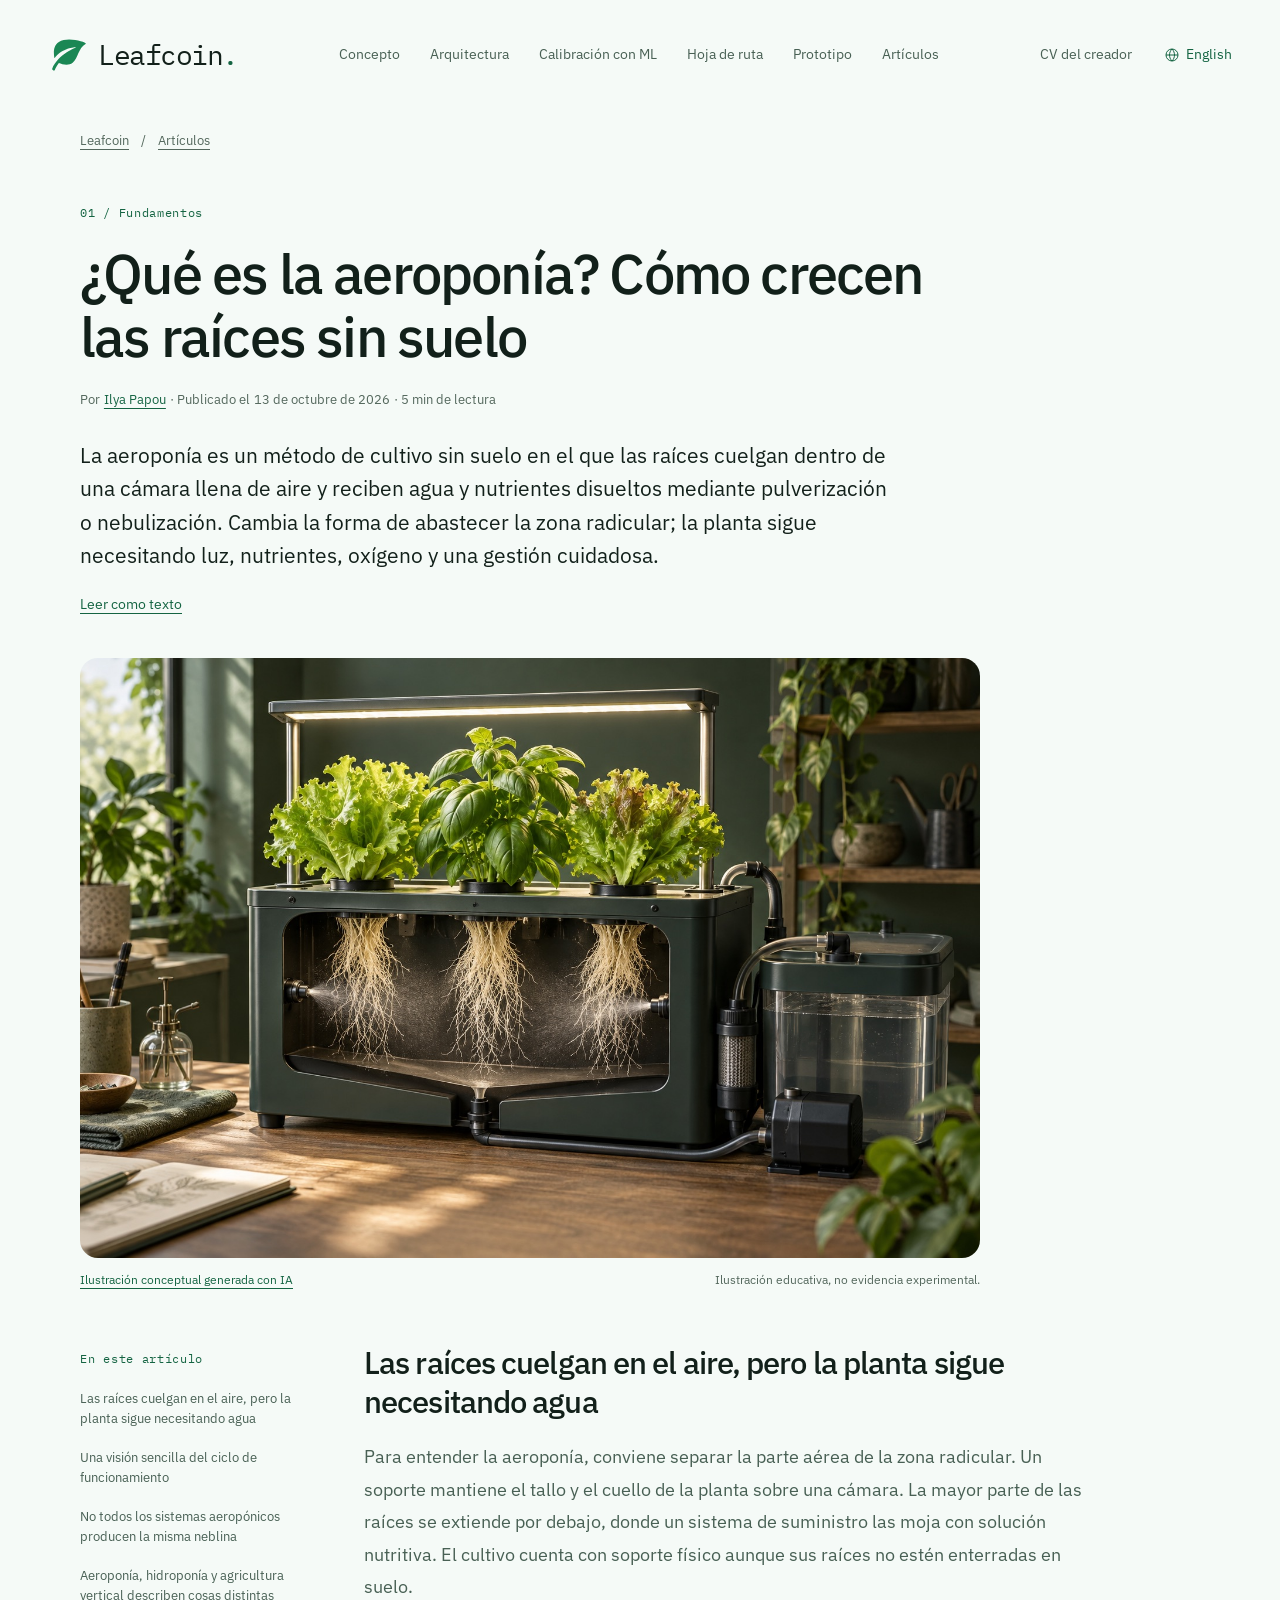
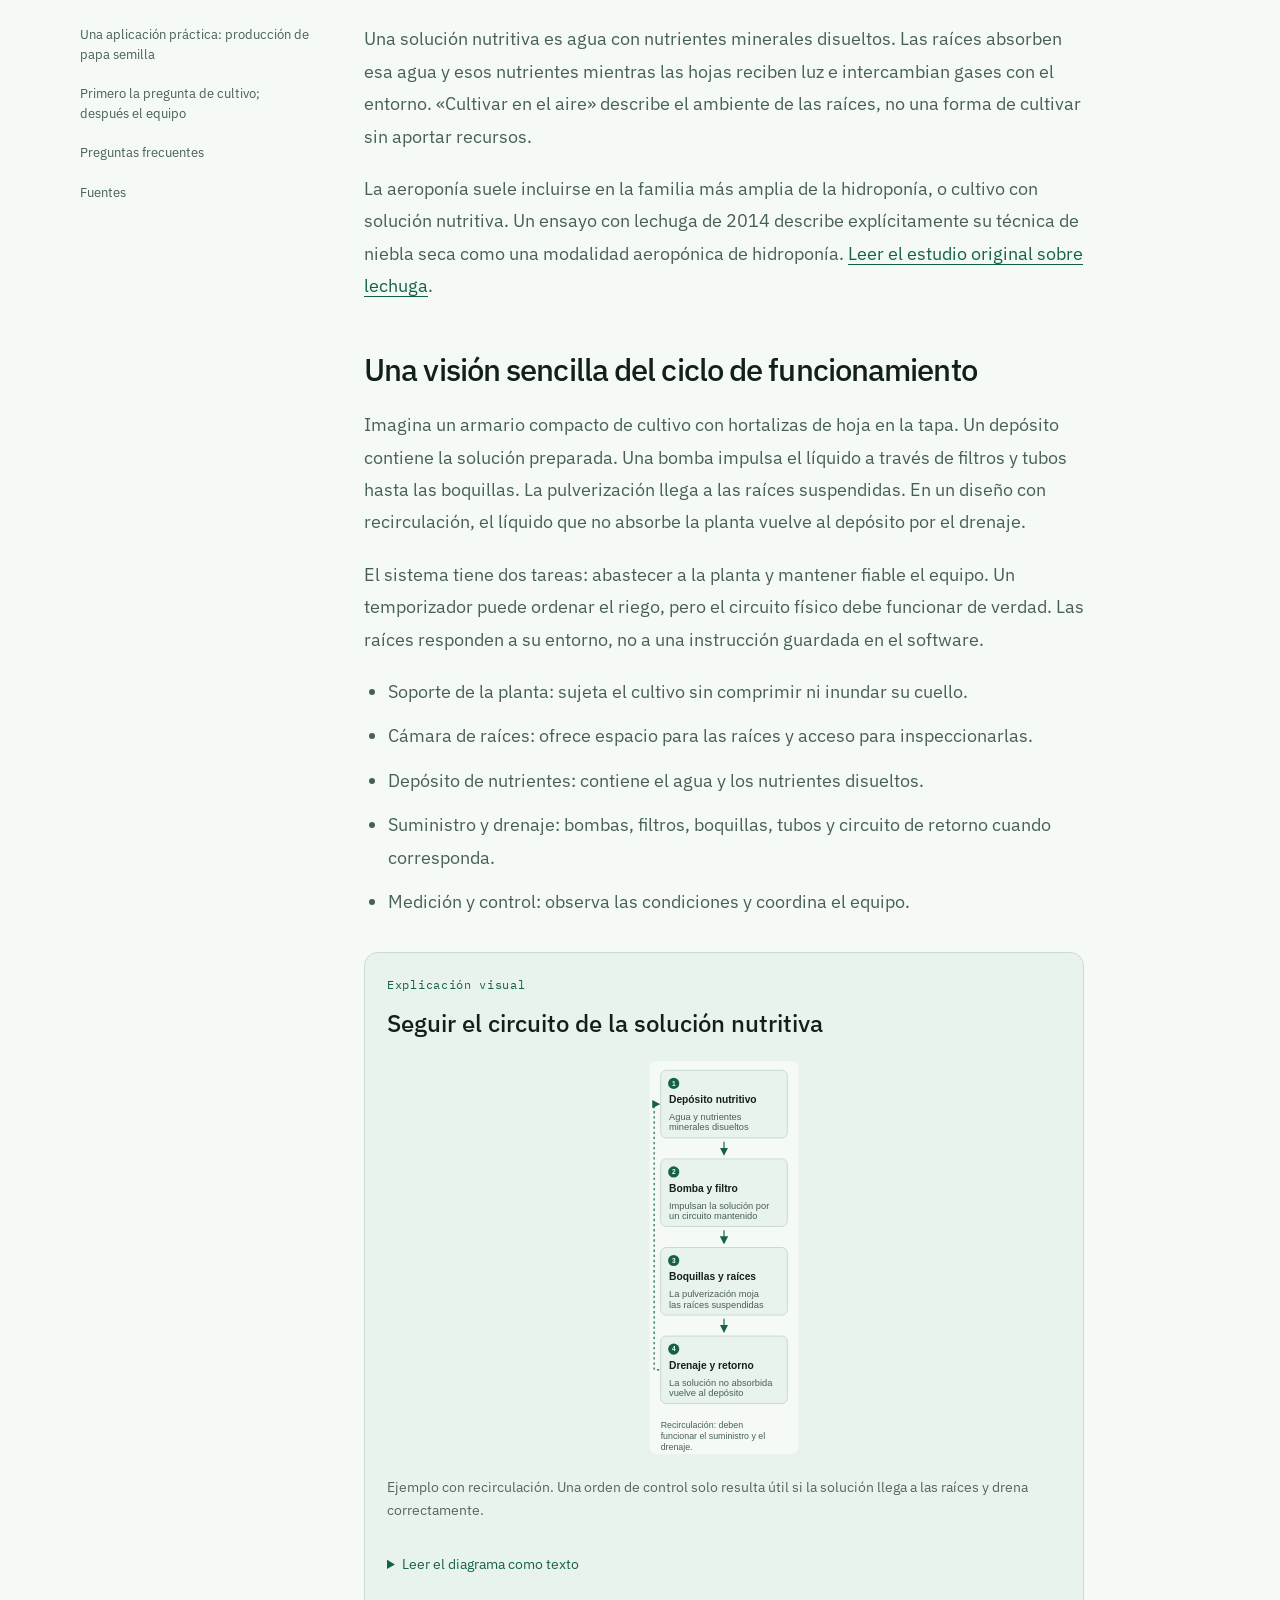
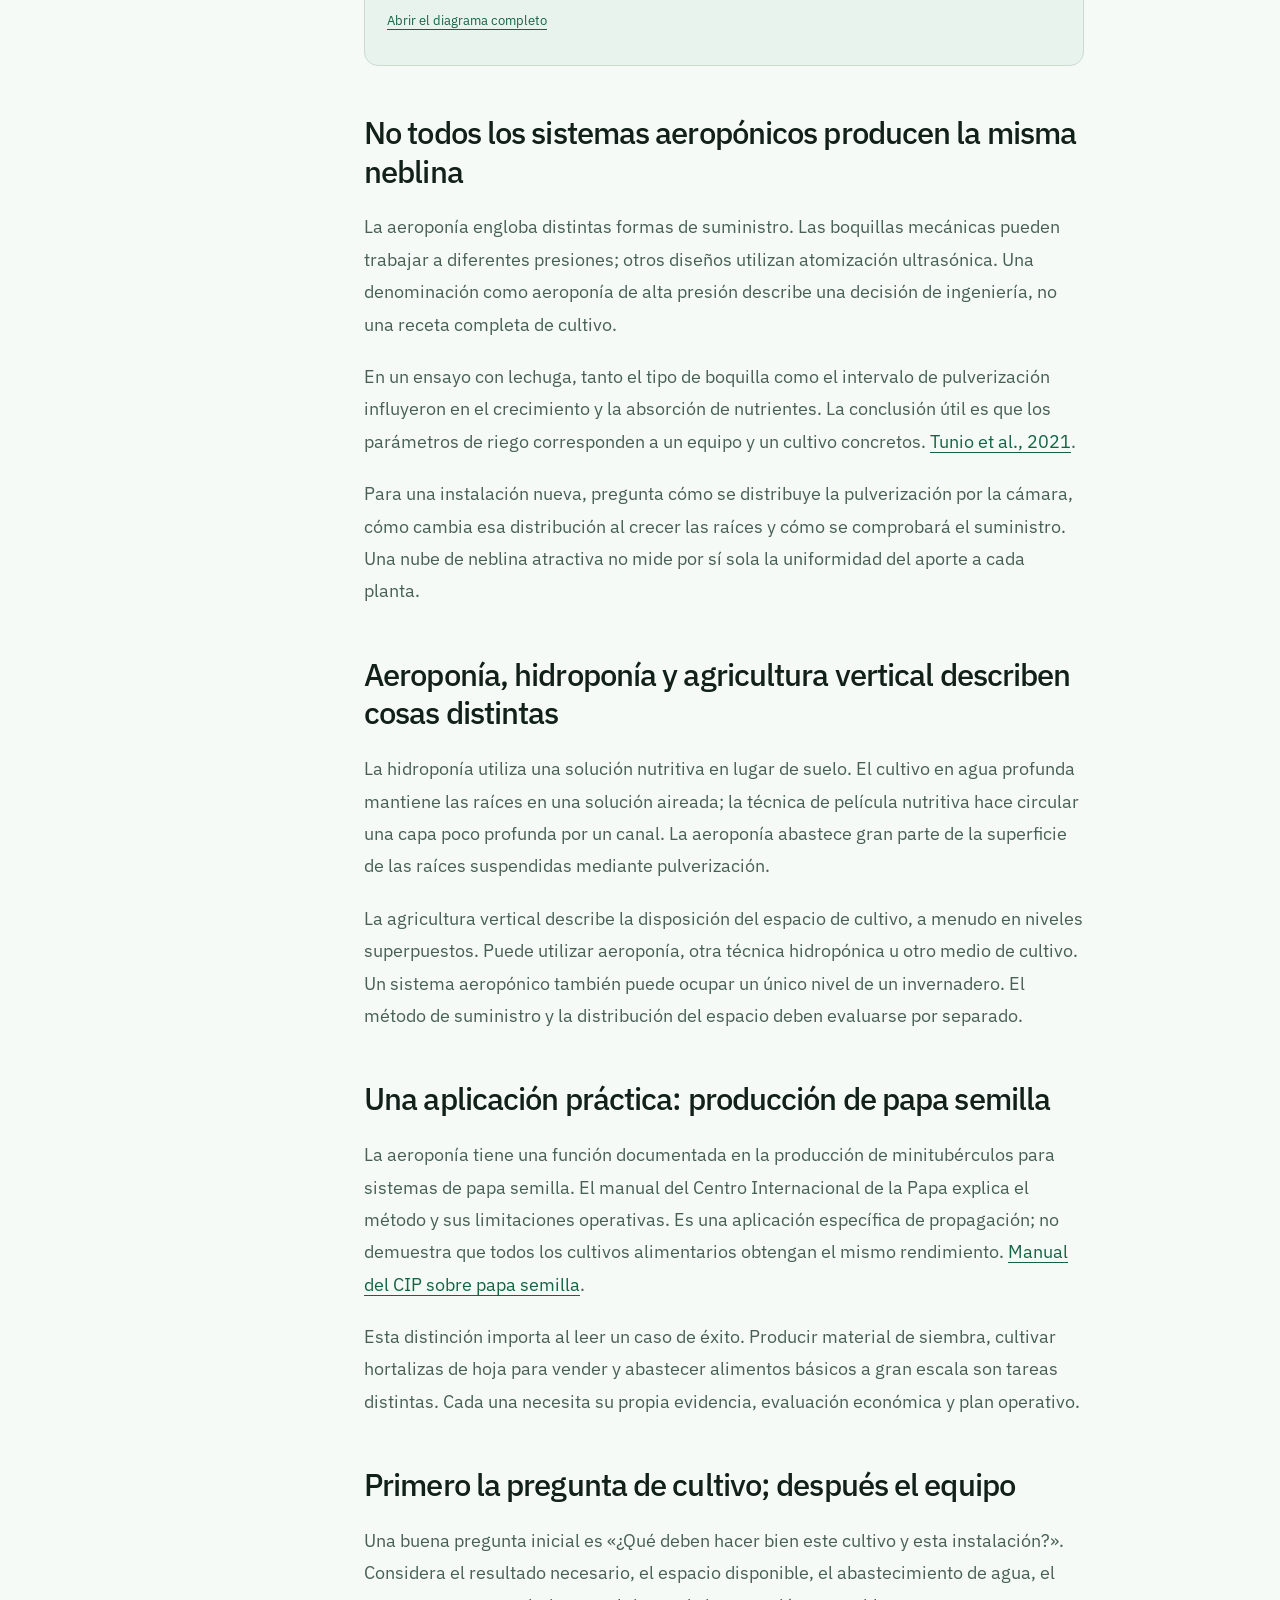
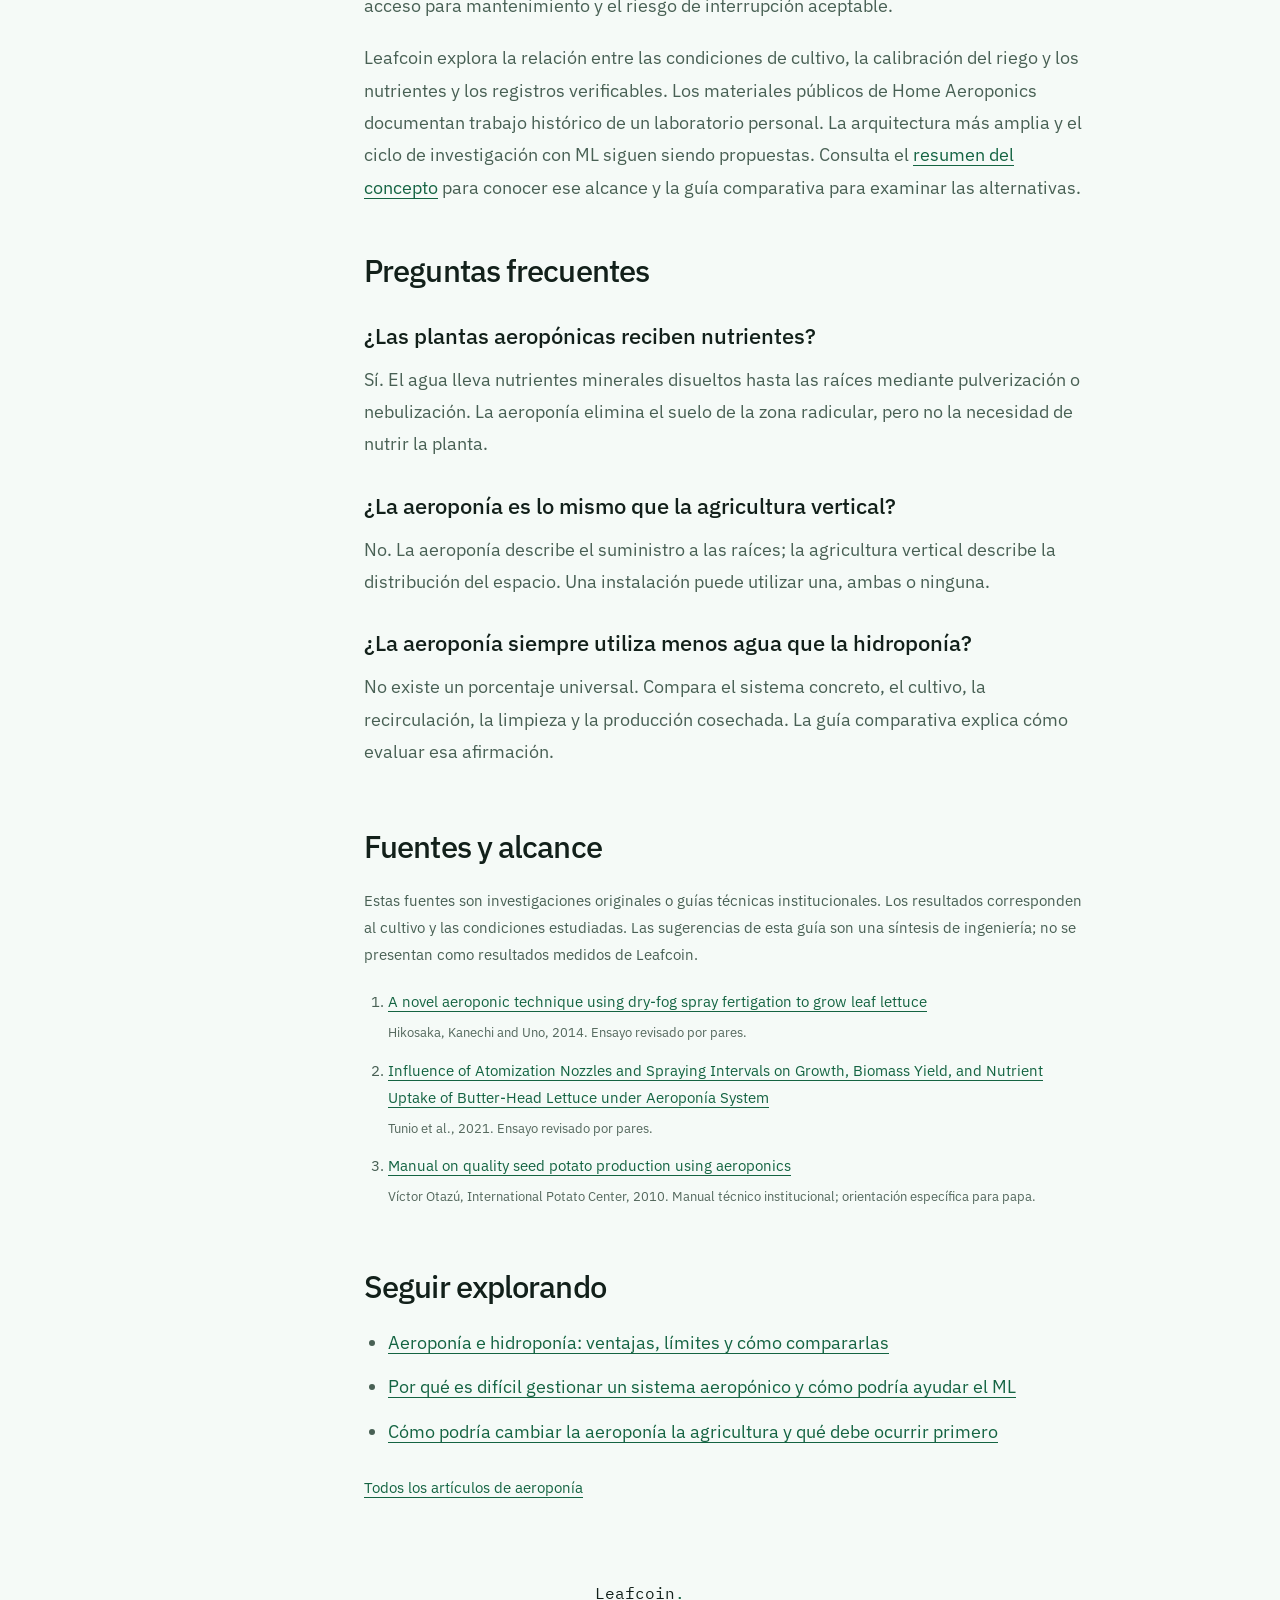
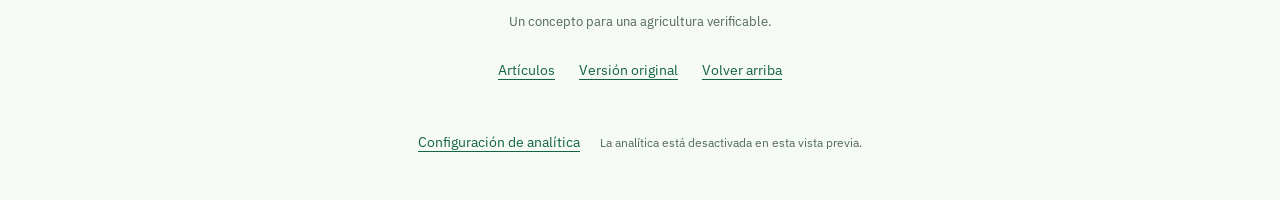
<file: es/articles/what-is-aeroponics.html>
<!doctype html>
<html lang="es"><head>
<meta charset="utf-8"><meta name="viewport" content="width=device-width, initial-scale=1">
<title>Qué es la aeroponía y cómo funciona | Leafcoin</title><meta name="description" content="Descubre cómo la aeroponía alimenta raíces suspendidas con una neblina nutritiva, qué contiene un sistema y en qué se diferencia de la hidroponía y la agricultura vertical."><meta name="author" content="Ilya Papou">
<meta name="robots" content="index, follow, max-image-preview:large"><meta name="color-scheme" content="light dark">
<meta name="theme-color" content="#f5faf7" media="(prefers-color-scheme: light)"><meta name="theme-color" content="#081411" media="(prefers-color-scheme: dark)">
<link rel="canonical" href="https://leafcoin.org/es/articles/what-is-aeroponics.html"><link rel="alternate" href="what-is-aeroponics.md" type="text/markdown" title="Artículo completo en Markdown">
<link rel="alternate" hreflang="en" href="https://leafcoin.org/articles/what-is-aeroponics.html"><link rel="alternate" hreflang="es" href="https://leafcoin.org/es/articles/what-is-aeroponics.html"><link rel="alternate" hreflang="x-default" href="https://leafcoin.org/articles/what-is-aeroponics.html">
<link rel="describedby" href="../llms.txt" type="text/plain" title="Guía de lectura de Leafcoin"><link rel="describedby" href="llms-full.txt" type="text/plain" title="Texto completo de la biblioteca">
<link rel="icon" href="../../assets/favicon-96.png" type="image/png" sizes="96x96"><link rel="apple-touch-icon" href="../../assets/ios_ligth_leafcoin.png">
<link rel="stylesheet" href="../../styles.css?v=20261014-es-spacing"><link rel="stylesheet" href="../../articles.css?v=20261014-es-spacing"><link rel="stylesheet" href="../../analytics-ui.css?v=20260930-footer-center">
<link rel="stylesheet" href="../../language.css?v=20261014-es">
<meta property="og:type" content="article"><meta property="og:site_name" content="Leafcoin"><meta property="og:locale" content="es_ES">
<meta property="og:title" content="Qué es la aeroponía y cómo funciona | Leafcoin"><meta property="og:description" content="Descubre cómo la aeroponía alimenta raíces suspendidas con una neblina nutritiva, qué contiene un sistema y en qué se diferencia de la hidroponía y la agricultura vertical."><meta property="og:url" content="https://leafcoin.org/es/articles/what-is-aeroponics.html">
<meta property="og:image" content="https://leafcoin.org/assets/images/article-aeroponics-cutaway.jpg"><meta property="og:image:type" content="image/jpeg"><meta property="og:image:width" content="1536"><meta property="og:image:height" content="1024"><meta property="og:image:alt" content="Ilustración conceptual generada con IA. Un módulo aeropónico de sobremesa con raíces suspendidas, pulverización dirigida, un depósito independiente y un drenaje.">
<meta name="twitter:card" content="summary_large_image"><meta name="twitter:title" content="Qué es la aeroponía y cómo funciona | Leafcoin"><meta name="twitter:description" content="Descubre cómo la aeroponía alimenta raíces suspendidas con una neblina nutritiva, qué contiene un sistema y en qué se diferencia de la hidroponía y la agricultura vertical."><meta name="twitter:image" content="https://leafcoin.org/assets/images/article-aeroponics-cutaway.jpg"><meta name="twitter:image:alt" content="Ilustración conceptual generada con IA. Un módulo aeropónico de sobremesa con raíces suspendidas, pulverización dirigida, un depósito independiente y un drenaje.">
<meta property="article:published_time" content="2026-10-13"><meta property="article:modified_time" content="2026-10-13">
<script type="application/ld+json">{"@context": "https://schema.org", "@graph": [{"@type": "WebSite", "@id": "https://leafcoin.org/es/#website", "url": "https://leafcoin.org/es/", "name": "Leafcoin", "alternateName": "leafcoin.org", "publisher": {"@id": "https://papou.work/#person"}, "inLanguage": "es"}, {"@type": "Person", "@id": "https://papou.work/#person", "name": "Ilya Papou", "url": "https://papou.work/"}, {"@type": "WebPage", "@id": "https://leafcoin.org/es/articles/what-is-aeroponics.html#webpage", "url": "https://leafcoin.org/es/articles/what-is-aeroponics.html", "name": "¿Qué es la aeroponía? Cómo crecen las raíces sin suelo", "description": "Descubre cómo la aeroponía alimenta raíces suspendidas con una neblina nutritiva, qué contiene un sistema y en qué se diferencia de la hidroponía y la agricultura vertical.", "inLanguage": "es", "isPartOf": {"@id": "https://leafcoin.org/es/#website"}, "mainEntity": {"@id": "https://leafcoin.org/es/articles/what-is-aeroponics.html#article"}, "breadcrumb": {"@id": "https://leafcoin.org/es/articles/what-is-aeroponics.html#breadcrumbs"}, "encoding": {"@type": "MediaObject", "encodingFormat": "text/markdown", "contentUrl": "https://leafcoin.org/es/articles/what-is-aeroponics.md"}}, {"@type": "Article", "@id": "https://leafcoin.org/es/articles/what-is-aeroponics.html#article", "url": "https://leafcoin.org/es/articles/what-is-aeroponics.html", "headline": "¿Qué es la aeroponía? Cómo crecen las raíces sin suelo", "description": "Descubre cómo la aeroponía alimenta raíces suspendidas con una neblina nutritiva, qué contiene un sistema y en qué se diferencia de la hidroponía y la agricultura vertical.", "inLanguage": "es", "datePublished": "2026-10-13", "dateModified": "2026-10-13", "author": {"@id": "https://papou.work/#person"}, "publisher": {"@id": "https://papou.work/#person"}, "mainEntityOfPage": {"@id": "https://leafcoin.org/es/articles/what-is-aeroponics.html#webpage"}, "isPartOf": {"@id": "https://leafcoin.org/es/articles/#library"}, "articleSection": "Fundamentos", "articleBody": "¿Qué es la aeroponía? Cómo crecen las raíces sin suelo\n\nLa aeroponía es un método de cultivo sin suelo en el que las raíces cuelgan dentro de una cámara llena de aire y reciben agua y nutrientes disueltos mediante pulverización o nebulización. Cambia la forma de abastecer la zona radicular; la planta sigue necesitando luz, nutrientes, oxígeno y una gestión cuidadosa.\n\nLas raíces cuelgan en el aire, pero la planta sigue necesitando agua\n\nPara entender la aeroponía, conviene separar la parte aérea de la zona radicular. Un soporte mantiene el tallo y el cuello de la planta sobre una cámara. La mayor parte de las raíces se extiende por debajo, donde un sistema de suministro las moja con solución nutritiva. El cultivo cuenta con soporte físico aunque sus raíces no estén enterradas en suelo.\n\nUna solución nutritiva es agua con nutrientes minerales disueltos. Las raíces absorben esa agua y esos nutrientes mientras las hojas reciben luz e intercambian gases con el entorno. «Cultivar en el aire» describe el ambiente de las raíces, no una forma de cultivar sin aportar recursos.\n\nLa aeroponía suele incluirse en la familia más amplia de la hidroponía, o cultivo con solución nutritiva. Un ensayo con lechuga de 2014 describe explícitamente su técnica de niebla seca como una modalidad aeropónica de hidroponía. Leer el estudio original sobre lechuga.\n\nUna visión sencilla del ciclo de funcionamiento\n\nImagina un armario compacto de cultivo con hortalizas de hoja en la tapa. Un depósito contiene la solución preparada. Una bomba impulsa el líquido a través de filtros y tubos hasta las boquillas. La pulverización llega a las raíces suspendidas. En un diseño con recirculación, el líquido que no absorbe la planta vuelve al depósito por el drenaje.\n\nEl sistema tiene dos tareas: abastecer a la planta y mantener fiable el equipo. Un temporizador puede ordenar el riego, pero el circuito físico debe funcionar de verdad. Las raíces responden a su entorno, no a una instrucción guardada en el software.\n\nSoporte de la planta: sujeta el cultivo sin comprimir ni inundar su cuello.\n\nCámara de raíces: ofrece espacio para las raíces y acceso para inspeccionarlas.\n\nDepósito de nutrientes: contiene el agua y los nutrientes disueltos.\n\nSuministro y drenaje: bombas, filtros, boquillas, tubos y circuito de retorno cuando corresponda.\n\nMedición y control: observa las condiciones y coordina el equipo.\n\nSeguir el circuito de la solución nutritiva\n\nEjemplo con recirculación. Una orden de control solo resulta útil si la solución llega a las raíces y drena correctamente.\n\nLa solución sale del depósito, pasa por la bomba y el filtro, llega a las boquillas y a las raíces suspendidas y vuelve al depósito por el drenaje. Tanto el suministro como el retorno necesitan atención.\n\nRecirculación: deben funcionar el suministro y el drenaje.\n\nDepósito nutritivo\n\nAgua y nutrientes\n\nminerales disueltos\n\nBomba y filtro\n\nImpulsan la solución por\n\nun circuito mantenido\n\nBoquillas y raíces\n\nLa pulverización moja\n\nlas raíces suspendidas\n\nDrenaje y retorno\n\nLa solución no absorbida\n\nvuelve al depósito\n\nNo todos los sistemas aeropónicos producen la misma neblina\n\nLa aeroponía engloba distintas formas de suministro. Las boquillas mecánicas pueden trabajar a diferentes presiones; otros diseños utilizan atomización ultrasónica. Una denominación como aeroponía de alta presión describe una decisión de ingeniería, no una receta completa de cultivo.\n\nEn un ensayo con lechuga, tanto el tipo de boquilla como el intervalo de pulverización influyeron en el crecimiento y la absorción de nutrientes. La conclusión útil es que los parámetros de riego corresponden a un equipo y un cultivo concretos. Tunio et al., 2021.\n\nPara una instalación nueva, pregunta cómo se distribuye la pulverización por la cámara, cómo cambia esa distribución al crecer las raíces y cómo se comprobará el suministro. Una nube de neblina atractiva no mide por sí sola la uniformidad del aporte a cada planta.\n\nAeroponía, hidroponía y agricultura vertical describen cosas distintas\n\nLa hidroponía utiliza una solución nutritiva en lugar de suelo. El cultivo en agua profunda mantiene las raíces en una solución aireada; la técnica de película nutritiva hace circular una capa poco profunda por un canal. La aeroponía abastece gran parte de la superficie de las raíces suspendidas mediante pulverización.\n\nLa agricultura vertical describe la disposición del espacio de cultivo, a menudo en niveles superpuestos. Puede utilizar aeroponía, otra técnica hidropónica u otro medio de cultivo. Un sistema aeropónico también puede ocupar un único nivel de un invernadero. El método de suministro y la distribución del espacio deben evaluarse por separado.\n\nUna aplicación práctica: producción de papa semilla\n\nLa aeroponía tiene una función documentada en la producción de minitubérculos para sistemas de papa semilla. El manual del Centro Internacional de la Papa explica el método y sus limitaciones operativas. Es una aplicación específica de propagación; no demuestra que todos los cultivos alimentarios obtengan el mismo rendimiento. Manual del CIP sobre papa semilla.\n\nEsta distinción importa al leer un caso de éxito. Producir material de siembra, cultivar hortalizas de hoja para vender y abastecer alimentos básicos a gran escala son tareas distintas. Cada una necesita su propia evidencia, evaluación económica y plan operativo.\n\nPrimero la pregunta de cultivo; después el equipo\n\nUna buena pregunta inicial es «¿Qué deben hacer bien este cultivo y esta instalación?». Considera el resultado necesario, el espacio disponible, el abastecimiento de agua, el acceso para mantenimiento y el riesgo de interrupción aceptable.\n\nLeafcoin explora la relación entre las condiciones de cultivo, la calibración del riego y los nutrientes y los registros verificables. Los materiales públicos de Home Aeroponics documentan trabajo histórico de un laboratorio personal. La arquitectura más amplia y el ciclo de investigación con ML siguen siendo propuestas. Consulta el resumen del concepto para conocer ese alcance y la guía comparativa para examinar las alternativas.\n\n¿Las plantas aeropónicas reciben nutrientes?\n\nSí. El agua lleva nutrientes minerales disueltos hasta las raíces mediante pulverización o nebulización. La aeroponía elimina el suelo de la zona radicular, pero no la necesidad de nutrir la planta.\n\n¿La aeroponía es lo mismo que la agricultura vertical?\n\nNo. La aeroponía describe el suministro a las raíces; la agricultura vertical describe la distribución del espacio. Una instalación puede utilizar una, ambas o ninguna.\n\n¿La aeroponía siempre utiliza menos agua que la hidroponía?\n\nNo existe un porcentaje universal. Compara el sistema concreto, el cultivo, la recirculación, la limpieza y la producción cosechada. La guía comparativa explica cómo evaluar esa afirmación.", "wordCount": 1053, "image": [{"@type": "ImageObject", "contentUrl": "https://leafcoin.org/assets/images/article-aeroponics-cutaway.jpg", "width": 1536, "height": 1024, "caption": "Ilustración conceptual generada con IA. Un módulo aeropónico de sobremesa con raíces suspendidas, pulverización dirigida, un depósito independiente y un drenaje.", "creativeWorkStatus": "AI-generated concept illustration", "isBasedOn": "https://leafcoin.org/docs/generated-illustrations.md#article-aeroponics-cutaway", "inLanguage": "es"}, {"@type": "ImageObject", "contentUrl": "https://leafcoin.org/assets/diagrams/es/delivery-loop.svg", "width": 800, "height": 466, "caption": "Ejemplo con recirculación. Una orden de control solo resulta útil si la solución llega a las raíces y drena correctamente.", "description": "La solución sale del depósito, pasa por la bomba y el filtro, llega a las boquillas y a las raíces suspendidas y vuelve al depósito por el drenaje. Tanto el suministro como el retorno necesitan atención.", "creativeWorkStatus": "Educational schematic", "isBasedOn": "https://leafcoin.org/es/articles/what-is-aeroponics.html#fig-delivery-loop", "inLanguage": "es"}], "citation": [{"@type": "CreativeWork", "name": "A novel aeroponic technique using dry-fog spray fertigation to grow leaf lettuce", "url": "https://oaj.fupress.net/index.php/ahs/article/view/18440", "inLanguage": "es"}, {"@type": "CreativeWork", "name": "Influence of Atomization Nozzles and Spraying Intervals on Growth, Biomass Yield, and Nutrient Uptake of Butter-Head Lettuce under Aeroponía System", "url": "https://www.mdpi.com/2073-4395/11/1/97", "inLanguage": "es"}, {"@type": "CreativeWork", "name": "Manual on quality seed potato production using aeroponics", "url": "https://cipotato.org/wp-content/uploads/2014/08/005447.pdf", "inLanguage": "es"}]}, {"@type": "BreadcrumbList", "@id": "https://leafcoin.org/es/articles/what-is-aeroponics.html#breadcrumbs", "itemListElement": [{"@type": "ListItem", "position": 1, "name": "Leafcoin", "item": "https://leafcoin.org/es/"}, {"@type": "ListItem", "position": 2, "name": "Artículos", "item": "https://leafcoin.org/es/articles/"}, {"@type": "ListItem", "position": 3, "name": "¿Qué es la aeroponía? Cómo crecen las raíces sin suelo", "item": "https://leafcoin.org/es/articles/what-is-aeroponics.html"}]}]}</script>
<script src="../../visitor-region.js?v=20261014-es" defer></script><script src="../../language.js?v=20261014-es" defer></script><script src="../../site.js?v=20261014-es" defer></script><script src="../../analytics.js?v=20261014-es" defer></script>
</head><body class="learning-page">
<a class="skip-link" href="#main">Saltar al contenido</a>
  <header class="site-toolbar">
    <a class="site-brand" href="../index.html" aria-label="Inicio de Leafcoin"><img src="../../assets/leafcoin_revert.svg" width="36" height="36" alt="" aria-hidden="true">Leafcoin<span aria-hidden="true">.</span></a>
    <a class="language-switch" data-language-switch href="../../articles/what-is-aeroponics.html" lang="en" hreflang="en" aria-label="Leer en inglés"><svg class="language-symbol" viewbox="0 0 24 24" fill="none" stroke="currentColor" stroke-width="1.5" aria-hidden="true"><circle cx="12" cy="12" r="9"></circle><path d="M3 12h18M12 3c-5 5-5 13 0 18M12 3c5 5 5 13 0 18"></path></svg><span class="language-name">English</span><span class="language-code" aria-hidden="true">EN</span></a>
    <button class="menu-toggle" type="button" aria-controls="site-menu" aria-expanded="false" aria-label="Abrir menú">
      <span class="menu-toggle-label">Menú</span>
      <span class="menu-toggle-icon" aria-hidden="true"><span></span><span></span><span></span></span>
    </button>
    <div class="toolbar-links" id="site-menu">
      <nav aria-label="Navegación principal">
        <a href="../index.html#concept">Concepto</a>
        <a href="../index.html#architecture">Arquitectura</a>
        <a href="../index.html#calibration">Calibración con ML</a>
        <a href="../index.html#roadmap">Hoja de ruta</a>
        <a href="../index.html#prototype">Prototipo</a>
        <a href="index.html" aria-current="location">Artículos</a>
      </nav>
      <a class="creator-link" href="https://papou.work/">CV del creador</a>
    </div>
  </header>
<main id="main" class="learning-main"><nav class="breadcrumbs" aria-label="Ruta de navegación"><a href="../index.html">Leafcoin</a><span aria-hidden="true">/</span><a href="index.html">Artículos</a></nav>
<article class="learning-article"><header class="article-header"><p class="eyebrow">01 / Fundamentos</p><h1>¿Qué es la aeroponía? Cómo crecen las raíces sin suelo</h1><p class="article-meta">Por <a href="https://papou.work/">Ilya Papou</a> · Publicado el <time datetime="2026-10-13">13 de octubre de 2026</time> · 5 min de lectura</p><p class="article-answer">La aeroponía es un método de cultivo sin suelo en el que las raíces cuelgan dentro de una cámara llena de aire y reciben agua y nutrientes disueltos mediante pulverización o nebulización. Cambia la forma de abastecer la zona radicular; la planta sigue necesitando luz, nutrientes, oxígeno y una gestión cuidadosa.</p><p class="article-text-link"><a href="what-is-aeroponics.md">Leer como texto</a></p></header>
<figure class="article-cover"><img src="../../assets/images/article-aeroponics-cutaway.jpg" width="1536" height="1024" fetchpriority="high" decoding="async" alt="Ilustración conceptual generada con IA. Un módulo aeropónico de sobremesa con raíces suspendidas, pulverización dirigida, un depósito independiente y un drenaje."><figcaption><a href="../../docs/generated-illustrations.md#article-aeroponics-cutaway">Ilustración conceptual generada con IA</a><span>Ilustración educativa, no evidencia experimental.</span></figcaption></figure>
<div class="article-layout"><aside class="article-toc"><nav aria-label="En este artículo"><p class="eyebrow">En este artículo</p><ol><li><a href="#roots-in-air">Las raíces cuelgan en el aire, pero la planta sigue necesitando agua</a></li><li><a href="#working-cycle">Una visión sencilla del ciclo de funcionamiento</a></li><li><a href="#spray-and-fog">No todos los sistemas aeropónicos producen la misma neblina</a></li><li><a href="#three-different-ideas">Aeroponía, hidroponía y agricultura vertical describen cosas distintas</a></li><li><a href="#where-it-is-used">Una aplicación práctica: producción de papa semilla</a></li><li><a href="#start-with-a-question">Primero la pregunta de cultivo; después el equipo</a></li><li><a href="#questions">Preguntas frecuentes</a></li><li><a href="#sources">Fuentes</a></li></ol></nav></aside><div class="article-prose"><section id="roots-in-air"><h2>Las raíces cuelgan en el aire, pero la planta sigue necesitando agua</h2><p>Para entender la aeroponía, conviene separar la parte aérea de la zona radicular. Un soporte mantiene el tallo y el cuello de la planta sobre una cámara. La mayor parte de las raíces se extiende por debajo, donde un sistema de suministro las moja con solución nutritiva. El cultivo cuenta con soporte físico aunque sus raíces no estén enterradas en suelo.</p><p>Una solución nutritiva es agua con nutrientes minerales disueltos. Las raíces absorben esa agua y esos nutrientes mientras las hojas reciben luz e intercambian gases con el entorno. «Cultivar en el aire» describe el ambiente de las raíces, no una forma de cultivar sin aportar recursos.</p><p>La aeroponía suele incluirse en la familia más amplia de la hidroponía, o cultivo con solución nutritiva. Un ensayo con lechuga de 2014 describe explícitamente su técnica de niebla seca como una modalidad aeropónica de hidroponía. <a href="https://oaj.fupress.net/index.php/ahs/article/view/18440">Leer el estudio original sobre lechuga</a>.</p></section><section id="working-cycle"><h2>Una visión sencilla del ciclo de funcionamiento</h2><p>Imagina un armario compacto de cultivo con hortalizas de hoja en la tapa. Un depósito contiene la solución preparada. Una bomba impulsa el líquido a través de filtros y tubos hasta las boquillas. La pulverización llega a las raíces suspendidas. En un diseño con recirculación, el líquido que no absorbe la planta vuelve al depósito por el drenaje.</p><p>El sistema tiene dos tareas: abastecer a la planta y mantener fiable el equipo. Un temporizador puede ordenar el riego, pero el circuito físico debe funcionar de verdad. Las raíces responden a su entorno, no a una instrucción guardada en el software.</p><ul><li>Soporte de la planta: sujeta el cultivo sin comprimir ni inundar su cuello.</li><li>Cámara de raíces: ofrece espacio para las raíces y acceso para inspeccionarlas.</li><li>Depósito de nutrientes: contiene el agua y los nutrientes disueltos.</li><li>Suministro y drenaje: bombas, filtros, boquillas, tubos y circuito de retorno cuando corresponda.</li><li>Medición y control: observa las condiciones y coordina el equipo.</li></ul><figure id="fig-delivery-loop" class="article-diagram"><p class="eyebrow">Explicación visual</p><h3>Seguir el circuito de la solución nutritiva</h3><picture style="--diagram-ratio:800/466;--diagram-mobile-ratio:320/843"><source media="(max-width: 600px)" srcset="../../assets/diagrams/es/delivery-loop-mobile.svg "><img src="../../assets/diagrams/es/delivery-loop.svg" width="800" height="466" loading="lazy" decoding="async" alt="La solución sale del depósito, pasa por la bomba y el filtro, llega a las boquillas y a las raíces suspendidas y vuelve al depósito por el drenaje. Tanto el suministro como el retorno necesitan atención."></picture><figcaption><p>Ejemplo con recirculación. Una orden de control solo resulta útil si la solución llega a las raíces y drena correctamente.</p><details class="diagram-description"><summary>Leer el diagrama como texto</summary><p>La solución sale del depósito, pasa por la bomba y el filtro, llega a las boquillas y a las raíces suspendidas y vuelve al depósito por el drenaje. Tanto el suministro como el retorno necesitan atención.</p><ol><li><strong>Depósito nutritivo</strong>: Agua y nutrientes minerales disueltos.</li><li><strong>Bomba y filtro</strong>: Impulsan la solución por un circuito mantenido.</li><li><strong>Boquillas y raíces</strong>: La pulverización moja las raíces suspendidas.</li><li><strong>Drenaje y retorno</strong>: La solución no absorbida vuelve al depósito.</li></ol><p>Recirculación: deben funcionar el suministro y el drenaje.</p></details><a class="diagram-download" href="../../assets/diagrams/es/delivery-loop.svg">Abrir el diagrama completo</a></figcaption></figure></section><section id="spray-and-fog"><h2>No todos los sistemas aeropónicos producen la misma neblina</h2><p>La aeroponía engloba distintas formas de suministro. Las boquillas mecánicas pueden trabajar a diferentes presiones; otros diseños utilizan atomización ultrasónica. Una denominación como aeroponía de alta presión describe una decisión de ingeniería, no una receta completa de cultivo.</p><p>En un ensayo con lechuga, tanto el tipo de boquilla como el intervalo de pulverización influyeron en el crecimiento y la absorción de nutrientes. La conclusión útil es que los parámetros de riego corresponden a un equipo y un cultivo concretos. <a href="https://www.mdpi.com/2073-4395/11/1/97">Tunio et al., 2021</a>.</p><p>Para una instalación nueva, pregunta cómo se distribuye la pulverización por la cámara, cómo cambia esa distribución al crecer las raíces y cómo se comprobará el suministro. Una nube de neblina atractiva no mide por sí sola la uniformidad del aporte a cada planta.</p></section><section id="three-different-ideas"><h2>Aeroponía, hidroponía y agricultura vertical describen cosas distintas</h2><p>La hidroponía utiliza una solución nutritiva en lugar de suelo. El cultivo en agua profunda mantiene las raíces en una solución aireada; la técnica de película nutritiva hace circular una capa poco profunda por un canal. La aeroponía abastece gran parte de la superficie de las raíces suspendidas mediante pulverización.</p><p>La agricultura vertical describe la disposición del espacio de cultivo, a menudo en niveles superpuestos. Puede utilizar aeroponía, otra técnica hidropónica u otro medio de cultivo. Un sistema aeropónico también puede ocupar un único nivel de un invernadero. El método de suministro y la distribución del espacio deben evaluarse por separado.</p></section><section id="where-it-is-used"><h2>Una aplicación práctica: producción de papa semilla</h2><p>La aeroponía tiene una función documentada en la producción de minitubérculos para sistemas de papa semilla. El manual del Centro Internacional de la Papa explica el método y sus limitaciones operativas. Es una aplicación específica de propagación; no demuestra que todos los cultivos alimentarios obtengan el mismo rendimiento. <a href="https://cipotato.org/wp-content/uploads/2014/08/005447.pdf">Manual del CIP sobre papa semilla</a>.</p><p>Esta distinción importa al leer un caso de éxito. Producir material de siembra, cultivar hortalizas de hoja para vender y abastecer alimentos básicos a gran escala son tareas distintas. Cada una necesita su propia evidencia, evaluación económica y plan operativo.</p></section><section id="start-with-a-question"><h2>Primero la pregunta de cultivo; después el equipo</h2><p>Una buena pregunta inicial es «¿Qué deben hacer bien este cultivo y esta instalación?». Considera el resultado necesario, el espacio disponible, el abastecimiento de agua, el acceso para mantenimiento y el riesgo de interrupción aceptable.</p><p>Leafcoin explora la relación entre las condiciones de cultivo, la calibración del riego y los nutrientes y los registros verificables. Los materiales públicos de Home Aeroponics documentan trabajo histórico de un laboratorio personal. La arquitectura más amplia y el ciclo de investigación con ML siguen siendo propuestas. Consulta el <a href="../index.html#concept">resumen del concepto</a> para conocer ese alcance y la guía comparativa para examinar las alternativas.</p></section><section id="questions"><h2>Preguntas frecuentes</h2><div class="article-question"><h3>¿Las plantas aeropónicas reciben nutrientes?</h3><p>Sí. El agua lleva nutrientes minerales disueltos hasta las raíces mediante pulverización o nebulización. La aeroponía elimina el suelo de la zona radicular, pero no la necesidad de nutrir la planta.</p></div><div class="article-question"><h3>¿La aeroponía es lo mismo que la agricultura vertical?</h3><p>No. La aeroponía describe el suministro a las raíces; la agricultura vertical describe la distribución del espacio. Una instalación puede utilizar una, ambas o ninguna.</p></div><div class="article-question"><h3>¿La aeroponía siempre utiliza menos agua que la hidroponía?</h3><p>No existe un porcentaje universal. Compara el sistema concreto, el cultivo, la recirculación, la limpieza y la producción cosechada. La guía comparativa explica cómo evaluar esa afirmación.</p></div></section><section id="sources" class="article-sources"><h2>Fuentes y alcance</h2><p>Estas fuentes son investigaciones originales o guías técnicas institucionales. Los resultados corresponden al cultivo y las condiciones estudiadas. Las sugerencias de esta guía son una síntesis de ingeniería; no se presentan como resultados medidos de Leafcoin.</p><ol><li><a href="https://oaj.fupress.net/index.php/ahs/article/view/18440">A novel aeroponic technique using dry-fog spray fertigation to grow leaf lettuce</a><p>Hikosaka, Kanechi and Uno, 2014. Ensayo revisado por pares.</p></li><li><a href="https://www.mdpi.com/2073-4395/11/1/97">Influence of Atomization Nozzles and Spraying Intervals on Growth, Biomass Yield, and Nutrient Uptake of Butter-Head Lettuce under Aeroponía System</a><p>Tunio et al., 2021. Ensayo revisado por pares.</p></li><li><a href="https://cipotato.org/wp-content/uploads/2014/08/005447.pdf">Manual on quality seed potato production using aeroponics</a><p>Víctor Otazú, International Potato Center, 2010. Manual técnico institucional; orientación específica para papa.</p></li></ol></section><section class="article-related" aria-labelledby="related-heading"><h2 id="related-heading">Seguir explorando</h2><ul><li><a href="aeroponics-vs-hydroponics.html">Aeroponía e hidroponía: ventajas, límites y cómo compararlas</a></li><li><a href="aeroponic-system-control.html">Por qué es difícil gestionar un sistema aeropónico y cómo podría ayudar el ML</a></li><li><a href="future-of-aeroponics.html">Cómo podría cambiar la aeroponía la agricultura y qué debe ocurrir primero</a></li></ul><a href="index.html">Todos los artículos de aeroponía</a></section></div></div></article></main>
  <footer class="site-footer">
    <p>Leafcoin<span aria-hidden="true">.</span> <span class="footer-context">Un concepto para una agricultura verificable.</span></p>
    <nav class="footer-links" aria-label="Navegación del pie de página">
      <a href="index.html">Artículos</a>
      <a href="https://old.leafcoin.org/">Versión original</a>
      <a href="#main">Volver arriba</a>
    </nav>
    <div id="analytics-tools" class="analytics-tools" hidden>
      <button id="analytics-settings" class="analytics-settings" type="button" aria-controls="analytics-consent" aria-expanded="false">Configuración de analítica</button>
      <span id="analytics-status" class="analytics-status" role="status" aria-live="polite">Google Analytics está desactivado.</span>
    </div>
  </footer>
<section id="analytics-consent" class="analytics-consent" aria-label="Configuración de Google Analytics" hidden>
  <p class="analytics-consent-label">Tu elección</p>
  <h2>¿Permitir Google Analytics?</h2>
  <p>Google Analytics utiliza cookies para medir las visitas. Fuera de la UE se inicia automáticamente, salvo que lo rechaces. En la UE, o si no se puede determinar tu región, permanece desactivado hasta que lo permitas. Tu elección dura 180 días y puedes cambiarla en cualquier momento en la configuración de analítica.</p>
  <p class="analytics-consent-note">En leafcoin.org, Cloudflare mide por separado el rendimiento de las páginas sin cookies y excluye a los visitantes de la UE. Estos botones controlan Google Analytics.</p>
  <div class="analytics-consent-actions">
    <button id="analytics-decline" type="button">Rechazar Google Analytics</button>
    <button id="analytics-allow" type="button">Permitir Google Analytics</button>
  </div>
</section>
</body></html>
</file>
<file: styles.css>
@font-face {
  font-family: "IBM Plex Sans";
  src: url("assets/fonts/ibm-plex-sans.ttf") format("truetype");
  font-style: normal;
  font-weight: 100 700;
  font-display: swap;
}
@font-face {
  font-family: "IBM Plex Mono";
  src: url("assets/fonts/ibm-plex-mono.ttf") format("truetype");
  font-style: normal;
  font-weight: 400;
  font-display: swap;
}
:root {
  color-scheme: light;
  --page: #f5faf7;
  --ink: #12201a;
  --text: #486054;
  --muted: #53675c;
  --accent: #146442;
  --surface: #e9f3ed;
  --line: #cbdccf;
  --primary: #146442;
  --on-primary: #fff;
  --focus: #315ef5;
  --grid: rgb(40 93 58 / 7%);
  font-family: "IBM Plex Sans", sans-serif;
  font-synthesis: none;
  text-rendering: optimizeLegibility;
  -webkit-font-smoothing: antialiased;
}
*, *::before, *::after { box-sizing: border-box; }
html { scroll-behavior: smooth; scroll-padding-top: 30px; }
body { margin: 0; background: var(--page); color: var(--text); font-size: 16px; line-height: 1.65; }
h1, h2, h3, p, figure, dl, dd, ol, ul { margin: 0; }
h1, h2, h3 { color: var(--ink); }
a { color: var(--accent); text-underline-offset: 4px; text-decoration-thickness: 1px; }
a:hover { color: var(--ink); }
a:focus-visible, summary:focus-visible { outline: 3px solid var(--focus); outline-offset: 5px; border-radius: 2px; }
a, summary { -webkit-tap-highlight-color: transparent; }
img { display: block; max-width: 100%; height: auto; }
.skip-link { position: fixed; top: 12px; left: 12px; z-index: 10; padding: 10px 18px; background: var(--page); transform: translateY(-160%); }
.skip-link:focus { transform: translateY(0); }
.site-toolbar, .document, .site-footer { width: min(100% - 96px, 1280px); margin: 0 auto; }
.site-toolbar { position: relative; min-height: 110px; display: flex; align-items: center; gap: 32px; }
.site-brand { display: inline-flex; align-items: center; color: var(--ink); font-family: "IBM Plex Mono", monospace; font-size: 28px; letter-spacing: -1.5px; text-decoration: none; white-space: nowrap; }
.site-brand img { width: 38px; height: 38px; margin-right: 12px; }
.site-brand span, .site-footer > p > span:first-child { color: var(--accent); }
.toolbar-links { display: flex; align-items: center; gap: 32px; flex: 1; min-width: 0; }
.menu-toggle { display: none; align-items: center; justify-content: center; gap: 10px; min-height: 44px; padding: 9px 12px; border: 1px solid var(--line); border-radius: 7px; background: transparent; color: var(--ink); font: inherit; font-size: 14px; line-height: 1; white-space: nowrap; cursor: pointer; -webkit-tap-highlight-color: transparent; }
.menu-toggle:hover { background: var(--surface); }
.menu-toggle:focus-visible { outline: 3px solid var(--focus); outline-offset: 4px; }
.menu-toggle-icon { display: grid; gap: 5px; width: 20px; }
.menu-toggle-icon > span { display: block; width: 20px; height: 2px; border-radius: 2px; background: currentColor; }
.is-menu-open .menu-toggle-icon > span:first-child { transform: translateY(7px) rotate(45deg); }
.is-menu-open .menu-toggle-icon > span:nth-child(2) { opacity: 0; }
.is-menu-open .menu-toggle-icon > span:last-child { transform: translateY(-7px) rotate(-45deg); }
.site-toolbar nav { display: flex; gap: 30px; flex: 1; justify-content: center; }
.site-toolbar nav a, .creator-link { font-size: 14px; color: var(--text); text-decoration: none; }
.site-toolbar nav a:hover, .creator-link:hover { color: var(--accent); text-decoration: underline; }
.creator-link { white-space: nowrap; }
.hero { position: relative; isolation: isolate; display: grid; grid-template-columns: repeat(2, minmax(0, 1fr)); align-items: center; gap: 48px; padding: 62px 0 64px; }
.hero::before { content: ""; position: absolute; z-index: -1; inset: 0; pointer-events: none; background-image: linear-gradient(var(--grid) 1px, transparent 1px), linear-gradient(90deg, var(--grid) 1px, transparent 1px); background-size: 56px 56px; mask-image: linear-gradient(90deg, transparent 5%, #000 65%, transparent); }
.eyebrow { color: var(--accent); font-family: "IBM Plex Mono", monospace; font-size: 12px; line-height: 1.7; letter-spacing: .7px; }
h1 { margin-top: 24px; font-size: clamp(52px, 4.8vw, 64px); font-weight: 500; line-height: 1.08; letter-spacing: -2px; }
h1 span { color: var(--accent); }
.hero h1 span { white-space: nowrap; }
.hero-description { margin-top: 32px; max-width: 470px; color: var(--ink); font-size: 21px; line-height: 1.5; }
.hero-context { margin-top: 16px; max-width: 460px; }
.hero-links { display: flex; align-items: center; flex-wrap: wrap; gap: 24px; margin-top: 30px; font-size: 14px; }
.primary-link { display: inline-flex; min-height: 48px; align-items: center; justify-content: center; padding: 10px 21px; background: var(--primary); color: var(--on-primary); text-decoration: none; border: 1px solid transparent; border-radius: 3px; }
.primary-link:hover { background: var(--ink); color: var(--page); }
.text-link { display: inline-flex; min-height: 48px; align-items: center; }
.project-meta { display: grid; gap: 6px; margin-top: 30px; font-size: 13px; }
.project-meta > div { display: grid; grid-template-columns: 88px minmax(0, 1fr); gap: 10px; }
.project-meta dt { color: var(--muted); }
.project-meta dd { color: var(--text); }
.hero-figure { align-self: center; min-width: 0; }
.hero-figure img { width: 100%; height: auto; aspect-ratio: 3 / 2; object-fit: contain; object-position: center; border-radius: 20px; box-shadow: 0 18px 54px rgb(0 0 0 / 14%); }
.hero-figure figcaption { display: flex; justify-content: space-between; gap: 16px; padding-top: 14px; font-size: 12px; line-height: 1.7; color: var(--muted); }
.photo-label { font-family: "IBM Plex Mono", monospace; color: var(--accent); }
.research-layers { display: flex; gap: 30px; justify-content: space-between; align-items: center; padding: 25px 0; }
.research-layers ul { list-style: none; padding: 0; display: flex; flex-wrap: wrap; gap: 18px 30px; color: var(--text); font-size: 14px; }
.content-section { display: grid; grid-template-columns: 160px minmax(0, 1fr); column-gap: 60px; padding-top: 96px; }
.section-label > span { color: var(--accent); font-family: "IBM Plex Mono", monospace; font-size: 12px; }
.section-label > p { margin-top: 18px; color: var(--muted); font-size: 14px; line-height: 1.65; }
h2 { max-width: 750px; font-size: clamp(30px, 3.4vw, 43px); font-weight: 500; line-height: 1.17; letter-spacing: -1.4px; }
h3 { font-size: 19px; font-weight: 500; line-height: 1.4; }
.section-intro { margin-top: 24px; max-width: 760px; font-size: 18px; }
.principles { display: grid; grid-template-columns: repeat(3, minmax(0, 1fr)); gap: 28px; margin-top: 38px; }
.principles article { min-width: 0; }
.principles p { margin-top: 13px; font-size: 15px; }
.scope-note { margin-top: 28px; color: var(--muted); font-size: 14px; line-height: 1.65; }
.data-flow { list-style: none; display: grid; grid-template-columns: repeat(5, minmax(0, 1fr)); padding: 0; margin-top: 38px; }
.data-flow li { position: relative; display: flex; flex-direction: column; gap: 4px; min-width: 0; padding: 0 20px 20px 0; }
.data-flow li > span { color: var(--accent); font-family: "IBM Plex Mono", monospace; font-size: 14px; margin-bottom: 12px; }
.data-flow strong { color: var(--ink); font-size: 19px; font-weight: 500; }
.data-flow small { color: var(--muted); font-size: 13px; line-height: 1.5; }
.architecture-details { margin-top: 22px; }
.architecture-details summary { display: flex; align-items: center; gap: 14px; padding: 20px 0; color: var(--ink); list-style: none; cursor: pointer; font-size: 17px; font-weight: 500; }
.architecture-details summary::-webkit-details-marker { display: none; }
.architecture-details summary::before { content: "+"; flex: 0 0 18px; color: var(--accent); font-family: "IBM Plex Mono", monospace; font-weight: 400; }
.architecture-details details[open] summary::before { content: "−"; }
.detail-category { margin-left: auto; color: var(--muted); font-family: "IBM Plex Mono", monospace; font-size: 12px; font-weight: 400; }
.detail-copy { max-width: 850px; padding: 0 0 24px 32px; }
.detail-copy p + p { margin-top: 12px; }
.roadmap { display: grid; grid-template-columns: repeat(4, minmax(0, 1fr)); gap: 26px; margin-top: 38px; padding: 0; list-style: none; }
.roadmap li { min-width: 0; }
.phase-number { display: block; color: var(--accent); font-family: "IBM Plex Mono", monospace; font-size: 24px; margin-bottom: 22px; }
.roadmap li p { margin-top: 12px; font-size: 15px; }
.roadmap .phase-check { margin-top: 16px; font-size: 13px; color: var(--muted); }
.prototype-section { padding-bottom: 80px; }
.lab-gallery { display: grid; grid-template-columns: repeat(2, minmax(0, 1fr)); gap: 26px; margin-top: 38px; }
.lab-gallery figure { min-width: 0; }
.lab-gallery img { width: 100%; aspect-ratio: 4 / 3; object-fit: cover; object-position: center 35%; border-radius: 3px; }
.lab-gallery figcaption { margin-top: 14px; font-size: 13px; line-height: 1.6; }
.lab-gallery strong { color: var(--ink); font-size: 15px; font-weight: 500; }
.lab-gallery p { margin-top: 5px; color: var(--muted); }
.source-list { margin-top: 36px; }
.source-list article { display: flex; gap: 24px; justify-content: space-between; padding: 25px 0; }
.source-list article:first-child { padding-top: 0; }
.source-list h3 { margin-top: 6px; }
.source-list p:not(.eyebrow) { margin-top: 8px; font-size: 15px; }
.source-type { color: var(--muted); font-family: "IBM Plex Mono", monospace; font-size: 12px; padding-top: 29px; }
.creator { display: flex; align-items: end; justify-content: space-between; gap: 24px; margin-top: 48px; }
.creator h3 { margin-top: 6px; font-size: 25px; }
.creator p:not(.eyebrow) { margin-top: 6px; font-size: 14px; }
.creator-links { display: grid; gap: 10px; font-size: 14px; }
.site-footer { display: grid; grid-template-columns: minmax(0, 1fr); justify-items: center; gap: 16px; padding: 28px 0 35px; font-size: 13px; color: var(--muted); text-align: center; }
.site-footer > p { color: var(--ink); font-family: "IBM Plex Mono", monospace; font-size: 16px; }
.footer-context { display: block; max-width: 40ch; margin: 6px auto 0; color: var(--muted); font-family: "IBM Plex Sans", sans-serif; font-size: 13px; line-height: 1.6; }
.footer-links { display: flex; align-items: center; justify-content: center; gap: 24px; }
.footer-links a { display: inline-flex; align-items: center; min-height: 44px; font-size: 14px; white-space: nowrap; }
.site-footer .analytics-tools { width: 100%; grid-column: 1 / -1; padding-top: 12px; }
@media (max-width: 1100px) {
  .site-toolbar, .document, .site-footer { width: calc(100% - 64px); }
  .site-toolbar { gap: 24px; }
  .toolbar-links { gap: 24px; }
  .site-toolbar nav { gap: 20px; }
  .hero { padding-top: 44px; }
  h1 { font-size: 56px; }
  .hero-description { font-size: 19px; }
  .research-layers { display: block; }
  .research-layers ul { margin-top: 15px; }
  .content-section { grid-template-columns: 130px minmax(0, 1fr); gap: 36px; padding-top: 85px; }
  .principles { gap: 22px; }
  .roadmap { grid-template-columns: repeat(2, minmax(0, 1fr)); gap: 36px; }
}
@media (max-width: 1200px) {
  .site-toolbar { display: grid; grid-template-columns: minmax(0, 1fr) auto; min-height: 88px; padding: 20px 0; gap: 0 12px; }
  .site-brand { width: fit-content; }
  .toolbar-links { grid-column: 1 / -1; display: grid; gap: 8px; margin-top: 16px; padding-top: 12px; }
  .site-toolbar nav { display: grid; gap: 4px; justify-content: stretch; }
  .site-toolbar nav a, .site-toolbar .creator-link { display: flex; align-items: center; min-height: 48px; padding: 8px 12px; border-radius: 6px; font-size: 16px; white-space: nowrap; }
  .site-toolbar nav a:hover, .site-toolbar .creator-link:hover { background: var(--surface); text-decoration: none; }
  .site-toolbar .creator-link { margin: 0; border-radius: 0; }
  .site-toolbar[data-menu-ready] .menu-toggle { display: inline-flex; }
  .site-toolbar[data-menu-ready] .toolbar-links { display: none; position: absolute; z-index: 20; top: calc(100% - 2px); left: 0; right: 0; margin: 0; padding: 12px; max-height: calc(100vh - 100px); max-height: calc(100svh - 100px); overflow-y: auto; overscroll-behavior: contain; border: 1px solid var(--line); border-radius: 12px; background: var(--page); box-shadow: 0 16px 40px rgb(0 0 0 / 16%); }
  .site-toolbar[data-menu-ready].is-menu-open .toolbar-links { display: grid; }
}
@media (max-width: 900px) {
  .hero { grid-template-columns: minmax(0, 1fr); gap: 36px; }
  .hero-copy { width: 100%; max-width: 640px; margin-inline: auto; }
  .hero-figure { width: 100%; max-width: 640px; margin-inline: auto; }
}
@media (max-width: 820px) {
  .site-brand { font-size: 26px; }
  .hero { gap: 28px; padding-top: 34px; }
  h1 { font-size: 52px; }
  .hero-figure figcaption { flex-wrap: wrap; gap: 4px; }
  .content-section { grid-template-columns: minmax(0, 1fr); gap: 24px; padding-top: 72px; }
  .section-label > p { display: none; }
  h2 { font-size: 35px; }
  .section-intro { font-size: 17px; }
  .site-footer { padding: 24px 0 32px; }
}
@media (max-width: 600px) {
  .site-toolbar, .document, .site-footer { width: calc(100% - 40px); }
  .site-brand { font-size: 25px; }
  .site-brand img { width: 32px; height: 32px; margin-right: 8px; }
  .hero { grid-template-columns: minmax(0, 1fr); gap: 36px; padding: 32px 0 36px; }
  h1 { font-size: clamp(32px, 8.5vw, 48px); }
  .hero-description { margin-top: 26px; font-size: 20px; }
  .hero-context { font-size: 16px; }
  .hero-links { gap: 18px; margin-top: 26px; }
  .project-meta { margin-top: 26px; }
  .hero-figure figcaption { flex-wrap: wrap; gap: 4px 18px; }
  .research-layers { padding: 22px 0; }
  .research-layers ul { gap: 10px 23px; }
  .content-section { padding-top: 58px; gap: 20px; }
  h2 { font-size: 32px; letter-spacing: -1px; }
  .principles { grid-template-columns: minmax(0, 1fr); gap: 32px; margin-top: 28px; }
  .principles p { font-size: 16px; margin-top: 9px; }
  .data-flow { grid-template-columns: minmax(0, 1fr); gap: 0; }
  .data-flow li { display: grid; grid-template-columns: 30px 1fr 1.1fr; align-items: baseline; padding: 15px 0; gap: 10px; }
  .data-flow li > span { margin: 0; }
  .data-flow strong { font-size: 17px; }
  .architecture-details summary { gap: 8px; font-size: 16px; }
  .detail-category { font-size: 12px; }
  .detail-copy { padding-left: 26px; }
  .roadmap { grid-template-columns: minmax(0, 1fr); gap: 28px; }
  .roadmap li { display: grid; grid-template-columns: 36px minmax(0, 1fr); gap: 18px; }
  .phase-number { font-size: 18px; margin-bottom: 0; }
  .roadmap li p { font-size: 16px; }
  .source-list article { gap: 12px; }
  .source-type { display: none; }
  .lab-gallery { grid-template-columns: minmax(0, 1fr); gap: 26px; }
  .creator { align-items: start; flex-direction: column; gap: 20px; margin-top: 36px; }
  .creator-links { display: flex; gap: 20px; flex-wrap: wrap; }
  .prototype-section { padding-bottom: 48px; }
}
@media screen and (prefers-color-scheme: dark) {
  :root { color-scheme: dark; --page: #081411; --ink: #effcf3; --text: #bed2c6; --muted: #9db5a7; --accent: #9deb8f; --surface: #10271d; --line: #234536; --primary: #a0ef92; --on-primary: #0b1b12; --focus: #9ab8ff; --grid: rgb(143 224 139 / 8%); }
}
@media (prefers-reduced-motion: reduce) { html { scroll-behavior: auto; } }
@media print {
  :root { color-scheme: light; --page: #fff; --ink: #12201a; --text: #486054; --muted: #53675c; --accent: #146442; --surface: #e9f3ed; --line: #cbdccf; }
  @page { size: A4; margin: 15mm; }
  body { background: #fff; font-size: 11pt; }
  .site-toolbar, .skip-link, .hero-links, .footer-links, .hero::before { display: none; }
  .document, .site-footer { width: 100%; }
  .hero { grid-template-columns: 1.1fr 1fr; gap: 28px; padding: 0 0 26px; }
  h1 { font-size: 38pt; letter-spacing: -1.5pt; }
  .hero-description { font-size: 14pt; }
  .research-layers { display: block; }
  .research-layers ul { margin-top: 12px; }
  .content-section { display: block; padding-top: 30px; }
  .section-label { margin-bottom: 12px; }
  .section-label > p { display: none; }
  h2 { font-size: 22pt; }
  .section-intro { font-size: 11pt; }
  h2, h3, summary { break-after: avoid; }
  .principles { grid-template-columns: 1fr; gap: 16px; }
  .roadmap { grid-template-columns: repeat(2, minmax(0, 1fr)); }
  .roadmap li { display: block; }
  .principles article, .roadmap li, .source-list article, .scope-note, figure, .creator { break-inside: avoid; }
  .data-flow { grid-template-columns: repeat(5, minmax(0, 1fr)); }
  .data-flow li { display: flex; padding: 16px 12px 16px 0; }
  .lab-gallery { grid-template-columns: repeat(2, minmax(0, 1fr)); }
  .prototype-section { padding-bottom: 30px; }
}
</file>
<file: gallery.css>
.evidence-gallery {
  margin-top: 38px;
  min-width: 0;
}
.gallery-toolbar {
  display: flex;
  align-items: center;
  justify-content: space-between;
  flex-wrap: wrap;
  gap: 16px;
  margin-bottom: 18px;
}
.gallery-meta {
  display: flex;
  align-items: baseline;
  flex-wrap: wrap;
  gap: 16px;
}
.gallery-kicker,
.gallery-count {
  color: var(--accent, #146442);
  font-family: "IBM Plex Mono", monospace;
  font-size: 12px;
  line-height: 1.5;
}
.gallery-count {
  display: none;
  min-width: 5ch;
  color: var(--muted, #53675c);
  font-variant-numeric: tabular-nums;
}
.evidence-gallery[data-gallery-ready] .gallery-count {
  display: block;
}
.gallery-controls {
  display: flex;
  gap: 8px;
}
.gallery-controls[hidden] {
  display: none;
}
.gallery-control {
  display: inline-flex;
  align-items: center;
  justify-content: center;
  gap: 10px;
  min-width: 44px;
  min-height: 44px;
  padding: 10px 14px;
  border: 1px solid var(--line, #cbdccf);
  border-radius: 3px;
  background: transparent;
  color: var(--ink, #12201a);
  font: inherit;
  font-size: 13px;
  line-height: 1.3;
  cursor: pointer;
}
.gallery-control:hover:not(:disabled) {
  border-color: var(--accent, #146442);
  background: var(--surface, #e9f3ed);
}
.gallery-control:disabled {
  opacity: .4;
  cursor: default;
}
.gallery-control:focus-visible,
.gallery-track:focus-visible,
.gallery-media:focus-visible {
  outline: 3px solid var(--focus, #315ef5);
  outline-offset: 4px;
}
.gallery-track {
  display: grid;
  grid-auto-flow: column;
  grid-auto-columns: min(82%, 640px);
  gap: 24px;
  margin: 0;
  padding: 4px 2px 20px;
  list-style: none;
  overflow-x: auto;
  overscroll-behavior-x: contain;
  scroll-snap-type: x mandatory;
  scroll-padding-inline: 2px;
  scrollbar-width: thin;
  scrollbar-color: var(--accent, #146442) var(--surface, #e9f3ed);
}
.gallery-slide {
  min-width: 0;
  scroll-snap-align: start;
}
.gallery-slide figure {
  margin: 0;
}
.gallery-media {
  display: block;
  aspect-ratio: 4 / 3;
  overflow: hidden;
  border-radius: 3px;
  background: var(--surface, #e9f3ed);
}
.gallery-media img {
  display: block;
  width: 100%;
  height: 100%;
  max-width: none;
  aspect-ratio: auto;
  object-fit: cover;
}
.gallery-media--portrait img,
.gallery-media--diagram img {
  object-fit: contain;
}
.gallery-media--portrait {
  position: relative;
  isolation: isolate;
}
.gallery-media--portrait::before {
  content: "";
  position: absolute;
  inset: -20px;
  z-index: -1;
  pointer-events: none;
  background-image: var(--gallery-image, none);
  background-position: center;
  background-size: cover;
  background-repeat: no-repeat;
  filter: blur(18px) saturate(.8);
  opacity: .7;
}
.gallery-media--portrait img {
  position: relative;
}
.gallery-slide figcaption {
  display: grid;
  gap: 8px;
  margin-top: 16px;
  font-size: 14px;
  line-height: 1.55;
}
.gallery-slide h3 {
  color: var(--ink, #12201a);
  font-size: 18px;
  font-weight: 500;
}
.gallery-slide figcaption p {
  margin: 0;
  color: var(--text, #486054);
}
.gallery-retouch {
  color: var(--muted, #53675c);
  font-size: 12px;
  line-height: 1.5;
}
.gallery-source {
  justify-self: start;
  display: inline-flex;
  align-items: center;
  min-height: 44px;
  color: var(--accent, #146442);
  font-size: 13px;
}
.gallery-help {
  margin-top: 10px;
  color: var(--muted, #53675c);
  font-size: 12px;
  line-height: 1.6;
}
@media (max-width: 600px) {
  .gallery-track {
    grid-auto-columns: 90%;
    gap: 16px;
  }
  .gallery-toolbar {
    gap: 12px;
  }
  .gallery-control {
    padding-inline: 11px;
  }
}
@media (prefers-reduced-motion: reduce) {
  .gallery-track {
    scroll-behavior: auto;
  }
}
</file>
<file: articles.css>
/* Reading layouts use the site's existing device theme and local fonts. */
.learning-main { width: min(100% - 96px, 1120px); margin: 0 auto; }
.breadcrumbs { display: flex; flex-wrap: wrap; align-items: center; gap: 12px; padding: 20px 0 26px; color: var(--muted); font-size: 13px; }
.breadcrumbs a { color: var(--muted); }
.library-header { max-width: 850px; padding: 36px 0 48px; }
.learning-main h1 { max-width: 880px; font-size: clamp(36px, 4.4vw, 56px); letter-spacing: -1.8px; line-height: 1.12; margin-top: 18px; }
.library-intro { font-size: 21px; margin-top: 26px; max-width: 740px; color: var(--ink); }
.editorial-note { font-size: 14px; margin-top: 20px; max-width: 760px; color: var(--muted); }
.guide-grid { display: grid; grid-template-columns: repeat(2, minmax(0, 1fr)); gap: 44px 32px; }
.guide-card { min-width: 0; }
.guide-card-cover { display: block; overflow: hidden; border-radius: 14px; background: var(--surface); }
.guide-card-cover img { width: 100%; aspect-ratio: 3 / 2; object-fit: cover; }
.guide-card-copy { padding-top: 20px; }
.guide-card h2 { font-size: 26px; line-height: 1.25; letter-spacing: -.55px; margin-top: 12px; }
.guide-card h2 a { color: var(--ink); text-decoration: none; }
.guide-card h2 a:hover { color: var(--accent); text-decoration: underline; }
.guide-card-copy > p:not(.eyebrow) { margin-top: 14px; }
.guide-card .guide-card-note { font-size: 12px; color: var(--muted); }
.library-context { margin-top: 64px; padding-bottom: 64px; max-width: 820px; }
.library-context h2 { font-size: 32px; }
.library-context p { margin: 22px 0; }
.article-header { max-width: 850px; padding-top: 26px; }
.article-meta { display: flex; flex-wrap: wrap; gap: 0 .3em; margin-top: 22px; color: var(--muted); font-size: 13px; }
.article-answer { margin-top: 28px; font-size: 21px; line-height: 1.6; color: var(--ink); max-width: 810px; }
.article-text-link { margin-top: 20px; font-size: 14px; }
.article-cover { max-width: 900px; margin: 42px 0 54px; }
.article-cover img { width: 100%; height: auto; border-radius: 18px; }
.article-cover figcaption { display: flex; flex-wrap: wrap; justify-content: space-between; gap: 4px 20px; font-size: 12px; color: var(--muted); padding-top: 12px; }
.article-layout { display: grid; grid-template-columns: 230px minmax(0, 720px); gap: 54px; align-items: start; }
.article-toc { position: sticky; top: 24px; padding-top: 5px; }
.article-toc ol { list-style: none; padding: 0; margin-top: 16px; }
.article-toc li + li { margin-top: 12px; }
.article-toc a { display: block; font-size: 13px; line-height: 1.5; text-decoration: none; color: var(--text); padding: 4px 0; }
.article-toc a:hover { color: var(--accent); text-decoration: underline; }
.article-prose { min-width: 0; font-size: 18px; line-height: 1.8; }
.article-prose section { margin-bottom: 48px; scroll-margin-top: 28px; }
.article-prose h2 { font-size: 31px; letter-spacing: -.9px; line-height: 1.25; }
.article-prose h3 { font-size: 22px; }
.article-prose p { margin-top: 20px; }
.article-prose ul, .article-prose ol { margin-top: 20px; padding-left: 24px; }
.article-prose li + li { margin-top: 12px; }
.comparison-scroll { overflow-x: auto; margin-top: 28px; border: 1px solid var(--line); border-radius: 10px; }
.comparison-hint { display: none; }
.comparison-scroll:focus-visible { outline: 3px solid var(--focus); outline-offset: 4px; }
.comparison-scroll table { width: 100%; min-width: 590px; border-collapse: collapse; font-size: 14px; line-height: 1.65; }
.comparison-scroll caption { text-align: left; padding: 16px; color: var(--muted); font-size: 13px; }
.comparison-scroll th, .comparison-scroll td { padding: 16px; text-align: left; vertical-align: top; border-top: 1px solid var(--line); }
.comparison-scroll thead { background: var(--surface); color: var(--ink); }
.comparison-scroll tbody th { width: 24%; color: var(--ink); font-weight: 500; }
.article-question { margin-top: 30px; }
.article-question p { margin-top: 12px; }
.article-sources { padding-top: 12px; font-size: 15px; }
.article-sources li p { font-size: 13px; margin-top: 6px; color: var(--muted); }
.article-sources a { overflow-wrap: anywhere; }
.article-related { padding-top: 12px; }
.article-related > a { display: inline-block; margin-top: 26px; font-size: 15px; }
.article-inline-image, .article-diagram { margin: 34px 0 28px; }
.article-inline-image img { width: 100%; height: auto; border-radius: 12px; }
.article-inline-image figcaption, .article-diagram figcaption { font-size: 14px; line-height: 1.7; color: var(--muted); }
.article-inline-image figcaption { padding-top: 16px; }
.article-inline-image figcaption strong { color: var(--ink); font-weight: 500; }
.article-inline-image figcaption p, .article-diagram figcaption p { margin-top: 10px; }
.article-inline-image figcaption a { display: inline-block; margin-top: 10px; font-size: 12px; }
.article-diagram { border: 1px solid var(--line); border-radius: 14px; padding: 22px; background: var(--surface); }
.article-diagram > .eyebrow { margin: 0 0 12px; }
.article-diagram h3 { line-height: 1.3; font-size: 24px; margin-bottom: 22px; }
.article-diagram picture { display: block; }
.article-diagram img { display: block; width: 100%; height: auto; aspect-ratio: var(--diagram-ratio); border-radius: 12px; }
.article-diagram figcaption { padding-top: 12px; }
.diagram-description { margin-top: 18px; }
.diagram-description summary { padding: 12px 0; color: var(--accent); cursor: pointer; }
.diagram-description summary:focus-visible, .diagram-download:focus-visible { outline: 3px solid var(--focus); outline-offset: 3px; }
.diagram-description ol { font-size: 14px; }
.diagram-description strong { color: var(--ink); font-weight: 500; }
.diagram-download { display: inline-flex; align-items: center; min-height: 44px; margin-top: 10px; font-size: 13px; }
.home-guides { padding-bottom: 72px; }
.home-guide-list { display: grid; grid-template-columns: repeat(2, minmax(0, 1fr)); gap: 28px; margin-top: 36px; }
.home-guide-list article { min-width: 0; }
.home-guide-list h3 { margin: 10px 0 12px; }
.home-guide-list h3 a { color: var(--ink); text-decoration: none; }
.home-guide-list h3 a:hover { color: var(--accent); text-decoration: underline; }
.home-guide-list p:not(.eyebrow) { font-size: 15px; }
.home-guides .library-link { display: inline-flex; min-height: 44px; align-items: center; margin-top: 30px; }
@media (max-width: 1000px) { .article-layout { grid-template-columns: 190px minmax(0,1fr); gap: 34px; } }
@media (max-width: 820px) {
  .article-layout { grid-template-columns: minmax(0,1fr); gap: 40px; }
  .article-toc { position: static; padding: 20px 0; }
  .article-toc ol { display: grid; grid-template-columns: repeat(2,minmax(0,1fr)); gap: 12px 24px; }
  .article-toc li + li { margin-top: 0; }
  .article-toc a { min-height: 44px; font-size: 14px; }
}
@media (max-width: 600px) {
  .learning-main { width: calc(100% - 40px); }
  .breadcrumbs { padding: 14px 0 12px; }
  .library-header, .article-header { padding-top: 22px; }
  .learning-main h1 { font-size: clamp(31px,8.5vw,43px); letter-spacing: -1px; }
  .library-intro, .article-answer { font-size: 19px; }
  .guide-grid, .home-guide-list { grid-template-columns: minmax(0,1fr); gap: 34px; }
  .guide-card h2 { font-size: 24px; }
  .library-context { margin-top: 48px; padding-bottom: 38px; }
  .article-meta { font-size: 12px; line-height: 1.7; }
  .article-cover { margin: 30px 0 36px; }
  .article-cover img { border-radius: 12px; }
  .article-toc ol { grid-template-columns: minmax(0,1fr); gap: 6px; }
  .article-prose { font-size: 17px; }
  .article-prose h2 { font-size: 28px; }
  .article-prose section { margin-bottom: 38px; }
  .article-diagram { padding: 14px; border-radius: 12px; }
  .article-diagram h3 { font-size: 22px; }
  .article-diagram img { aspect-ratio: var(--diagram-mobile-ratio); }
  .article-prose .comparison-hint { display: block; color: var(--muted); font-size: 13px; }
  .comparison-hint + .comparison-scroll { margin-top: 14px; }
  .home-guides { padding-bottom: 38px; }
}
@media print {
  .learning-main { width: 100%; }
  .breadcrumbs, .article-toc, .article-text-link, .article-related { display: none; }
  .article-layout { display: block; }
  .learning-main h1 { font-size: 26pt; }
  .article-answer, .article-prose { font-size: 11pt; }
  .article-prose h2 { font-size: 18pt; }
  .article-prose h3 { font-size: 14pt; }
  .article-cover { max-width: 150mm; }
  .article-diagram { break-inside: avoid; }
  .article-diagram img { aspect-ratio: var(--diagram-ratio); }
  .comparison-scroll { overflow: visible; }
  .comparison-scroll table { min-width: 0; }
}
</file>
<file: section-illustrations.css>
.section-illustration {
  width: 100%;
  max-width: 100%;
  min-width: 0;
  margin: 30px 0;
}
.section-illustration img {
  display: block;
  width: 100%;
  max-width: 100%;
  height: auto;
  aspect-ratio: 3 / 2;
  object-fit: cover;
  border-radius: 16px;
}
.section-illustration figcaption {
  display: flex;
  align-items: baseline;
  flex-wrap: wrap;
  gap: 4px 12px;
  margin-top: 12px;
  color: var(--muted, #64776c);
  font-size: 12px;
  line-height: 1.65;
  overflow-wrap: anywhere;
}
.section-illustration-label {
  color: var(--muted, #64776c);
  font-family: "IBM Plex Mono", monospace;
  font-size: 11px;
  line-height: 1.65;
}
@media (max-width: 600px) {
  .section-illustration {
    margin-block: 24px;
  }
  .section-illustration img {
    border-radius: 12px;
  }
}
</file>
<file: analytics-ui.css>
.analytics-tools {
  display: flex;
  flex-wrap: wrap;
  justify-content: center;
  align-items: center;
  gap: 8px 20px;
  color: var(--muted);
  font-size: 12px;
  text-align: center;
}
.analytics-tools[hidden], .analytics-consent[hidden] { display: none; }
.analytics-settings {
  min-height: 44px;
  padding: 0;
  border: 0;
  background: transparent;
  color: var(--accent);
  font: inherit;
  font-size: 14px;
  text-decoration: underline;
  text-underline-offset: 4px;
  cursor: pointer;
}
.analytics-settings:hover { color: var(--ink); }
.analytics-status { min-width: 0; line-height: 1.6; overflow-wrap: anywhere; }
.analytics-consent {
  position: fixed;
  z-index: 20;
  right: 16px;
  bottom: calc(16px + env(safe-area-inset-bottom, 0px));
  width: min(580px, calc(100% - 32px));
  max-height: calc(100vh - 32px - env(safe-area-inset-bottom, 0px));
  max-height: calc(100dvh - 32px - env(safe-area-inset-bottom, 0px));
  overflow-y: auto;
  overscroll-behavior: contain;
  padding: 26px;
  border: 1px solid var(--line);
  border-radius: 8px;
  background: var(--page);
  color: var(--text);
  box-shadow: 0 10px 45px rgb(0 0 0 / 15%);
  font-size: 14px;
  line-height: 1.6;
}
.analytics-consent-label {
  color: var(--accent);
  font-family: "IBM Plex Mono", monospace;
  font-size: 11px;
  letter-spacing: .7px;
}
.analytics-consent h2 {
  margin: 8px 0 14px;
  color: var(--ink);
  font-size: 25px;
  line-height: 1.25;
  letter-spacing: -.5px;
}
.analytics-consent-note { margin-top: 12px; color: var(--muted); font-size: 12px; }
.analytics-consent-actions {
  display: grid;
  grid-template-columns: repeat(2, minmax(0, 1fr));
  gap: 12px;
  margin-top: 20px;
}
.analytics-consent-actions button {
  min-height: 46px;
  padding: 10px 12px;
  border: 1px solid var(--accent);
  border-radius: 3px;
  background: transparent;
  color: var(--accent);
  font: inherit;
  font-size: 13px;
  line-height: 1.4;
  cursor: pointer;
}
.analytics-consent-actions button:hover { background: var(--surface); color: var(--ink); }
.analytics-settings:focus-visible, .analytics-consent-actions button:focus-visible {
  outline: 3px solid var(--focus);
  outline-offset: 4px;
}
@media (max-width: 480px) {
  .analytics-consent { padding: 20px; }
  .analytics-consent h2 { font-size: 23px; }
  .analytics-consent-actions { grid-template-columns: 1fr; gap: 10px; }
}
@media (max-width: 820px) {
  .analytics-tools { display: grid; grid-template-columns: minmax(0, 1fr); justify-items: center; gap: 0; }
}
</file>
<file: language.css>
.language-switch { order: 3; display: inline-flex; align-items: center; justify-content: center; gap: 6px; min-width: 44px; min-height: 44px; color: var(--accent); font-size: 14px; white-space: nowrap; text-decoration: none; }
.language-symbol { width: 16px; height: 16px; flex: 0 0 16px; }
.language-switch:hover { text-decoration: underline; }
.language-code { display: none; }
.language-dialog { width: min(460px, calc(100% - 40px)); max-height: calc(100svh - 40px); overflow-y: auto; margin: auto; padding: 30px; border: 0; border-radius: 18px; background: var(--page); color: var(--text); box-shadow: 0 20px 80px rgb(0 0 0 / 28%); }
.language-dialog::backdrop { background: rgb(0 0 0 / 48%); }
.language-dialog h2 { margin-top: 18px; font-size: 28px; letter-spacing: -.7px; }
.language-dialog > p:not(.eyebrow) { margin-top: 18px; font-size: 16px; }
.language-dialog-actions { display: flex; flex-wrap: wrap; gap: 12px; margin-top: 26px; }
.language-dialog button { min-height: 44px; padding: 10px 16px; border: 0; border-radius: 6px; color: var(--on-primary); background: var(--primary); font: inherit; font-size: 14px; cursor: pointer; }
.language-dialog [data-language-stay] { background: var(--surface); color: var(--ink); }
.language-dialog button:focus-visible { outline: 3px solid var(--focus); outline-offset: 4px; }
@media (min-width: 1201px) { .toolbar-links { order: 2; } }
@media (max-width: 1200px) {
  .site-toolbar { grid-template-columns: minmax(0, 1fr) auto auto; }
  .language-switch { grid-column: 2; grid-row: 1; }
  .menu-toggle { grid-column: 3; grid-row: 1; }
  .toolbar-links { grid-row: 2; }
}
@media (max-width: 600px) {
  .language-name { display: none; }
  .language-code { display: inline; }
}
@media (max-width: 380px) {
  .site-toolbar { column-gap: 6px; }
  .menu-toggle-label { display: none; }
  .menu-toggle { min-width: 44px; padding: 10px; }
  .language-dialog { padding: 24px; }
}
@media print { .language-switch, .language-dialog { display: none; } }
</file>
